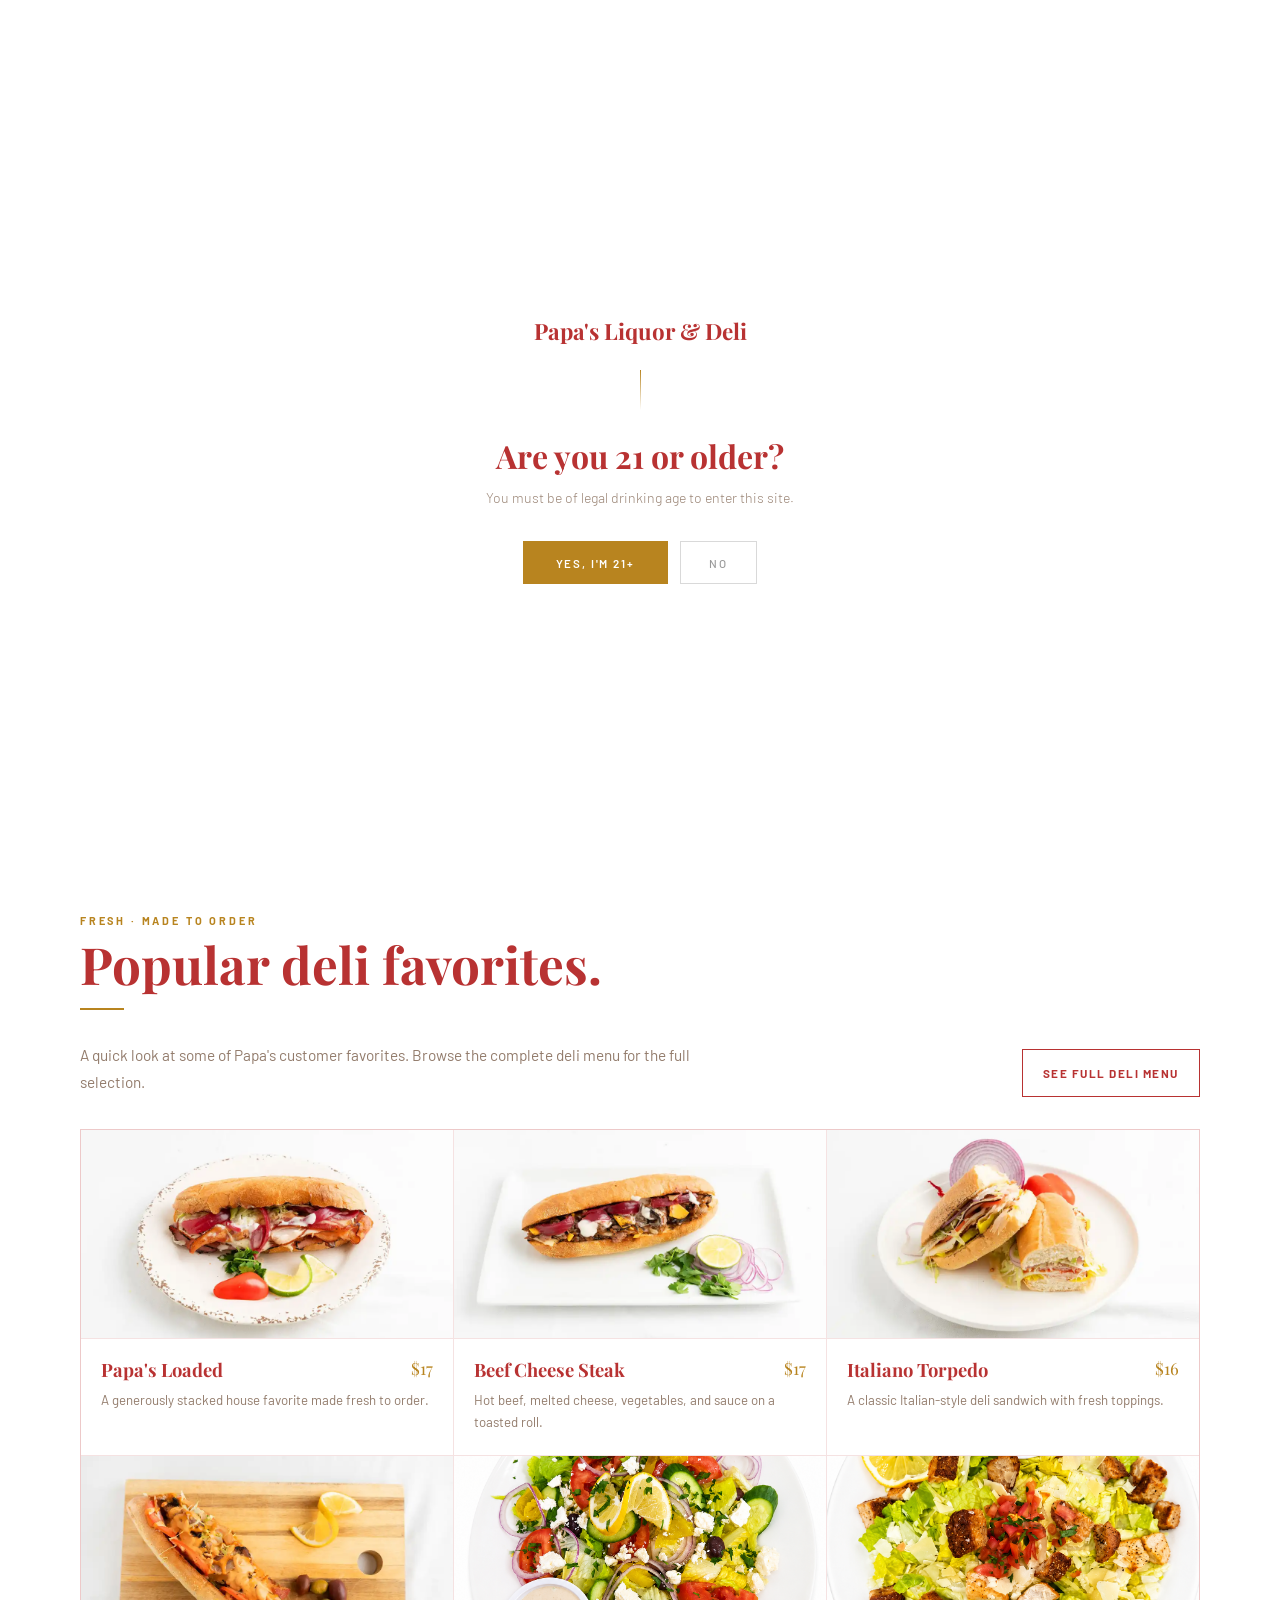
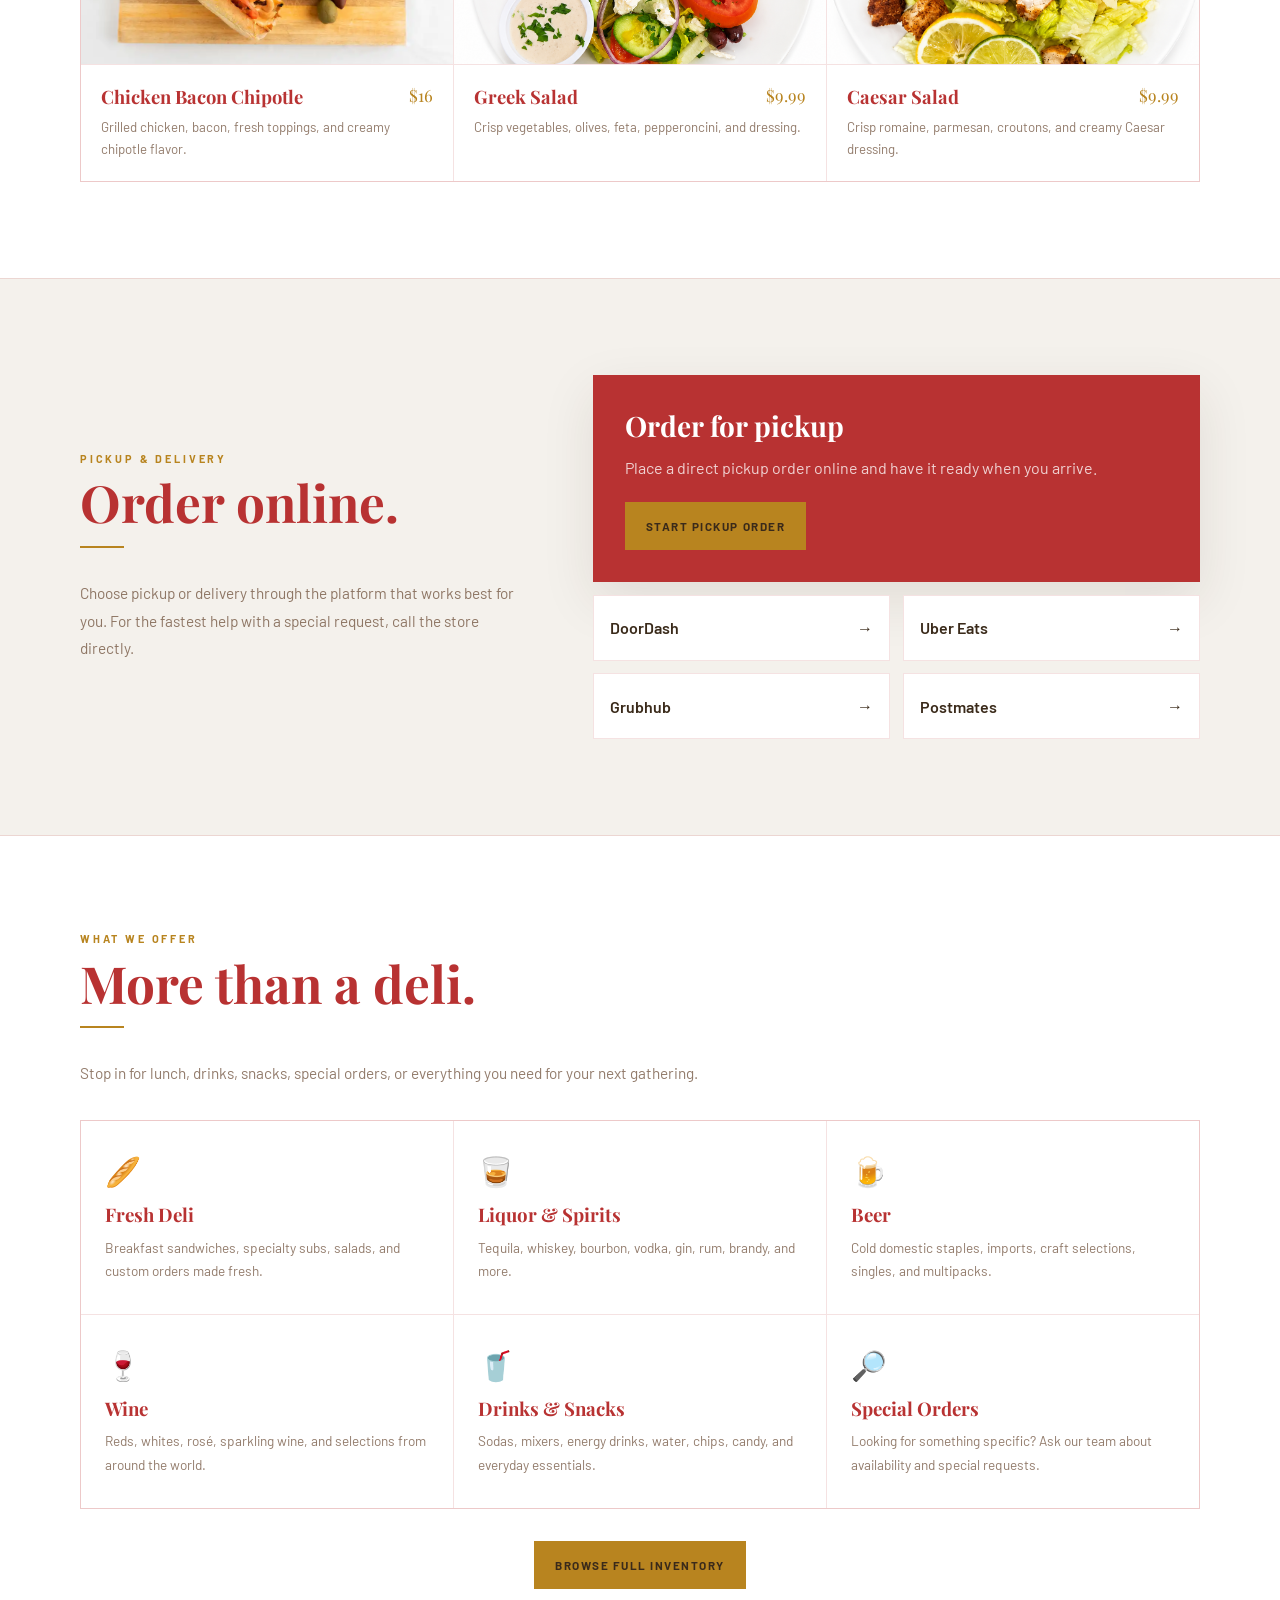
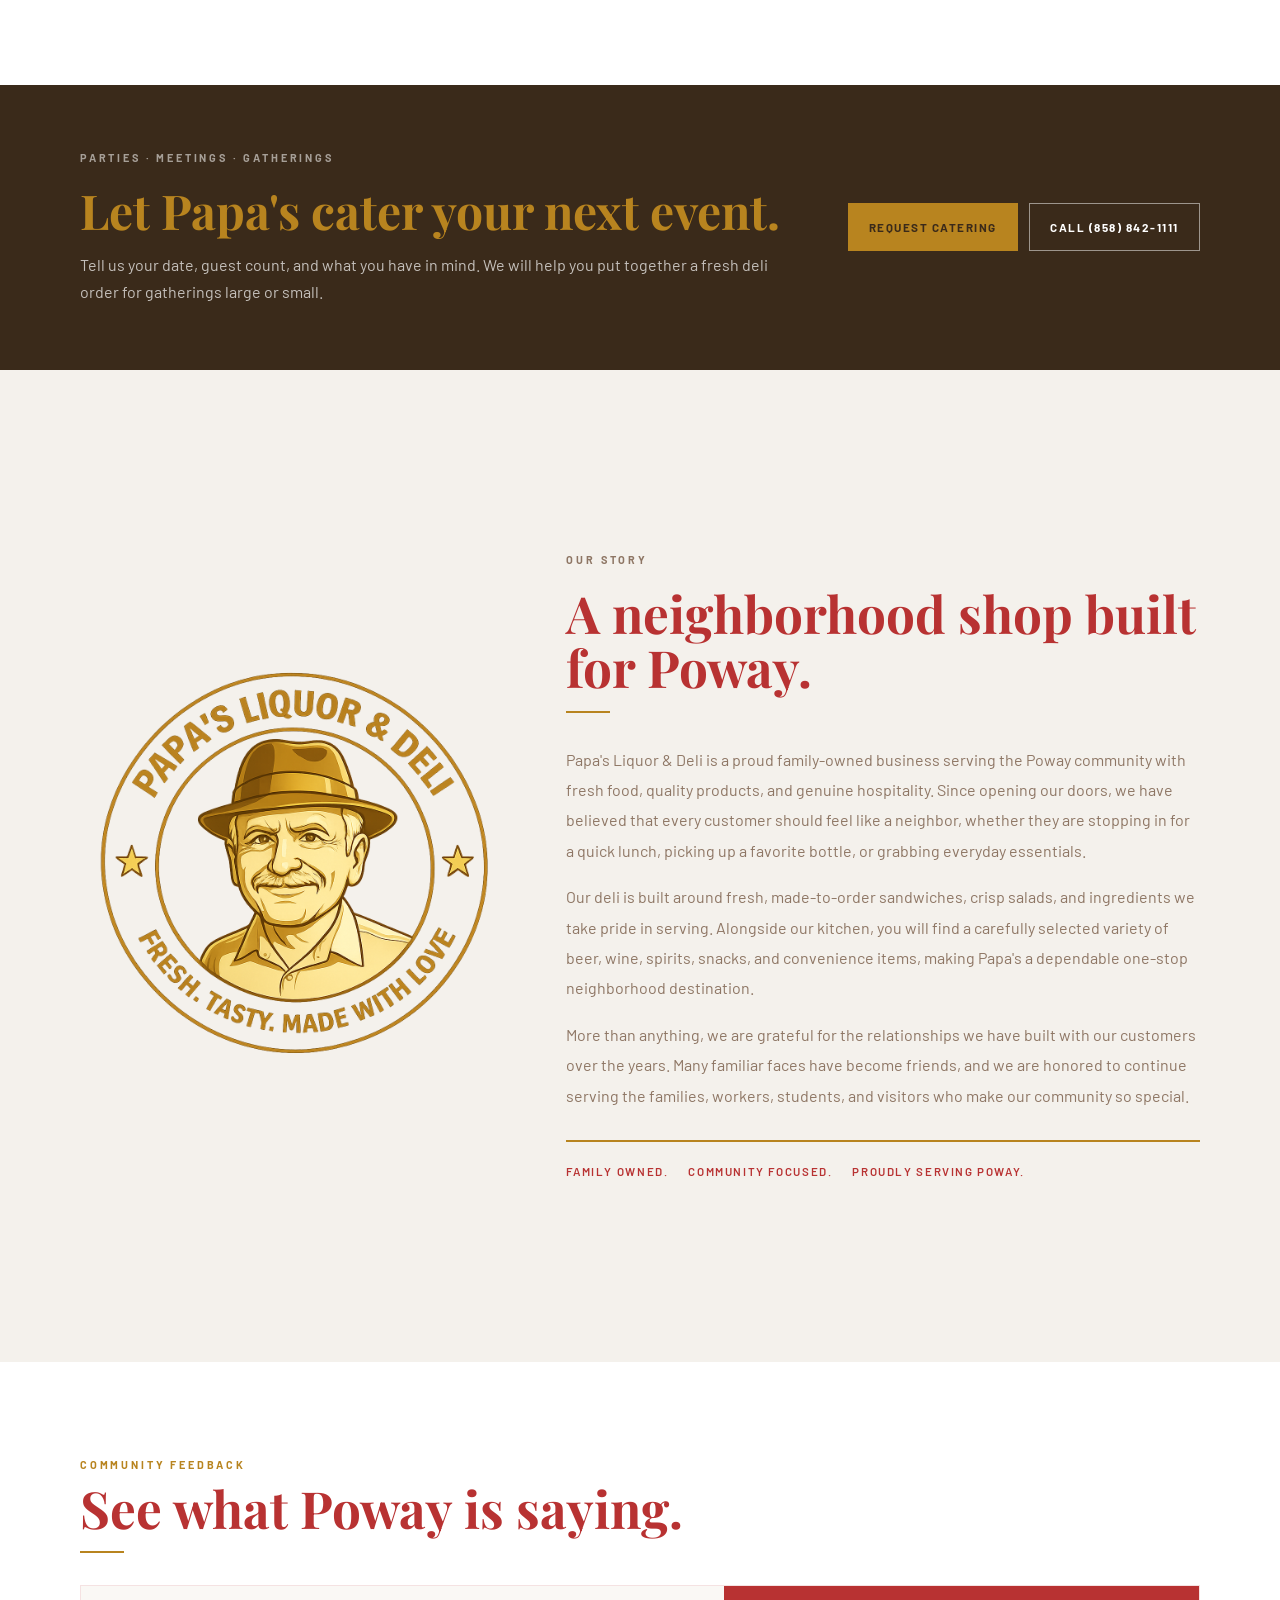
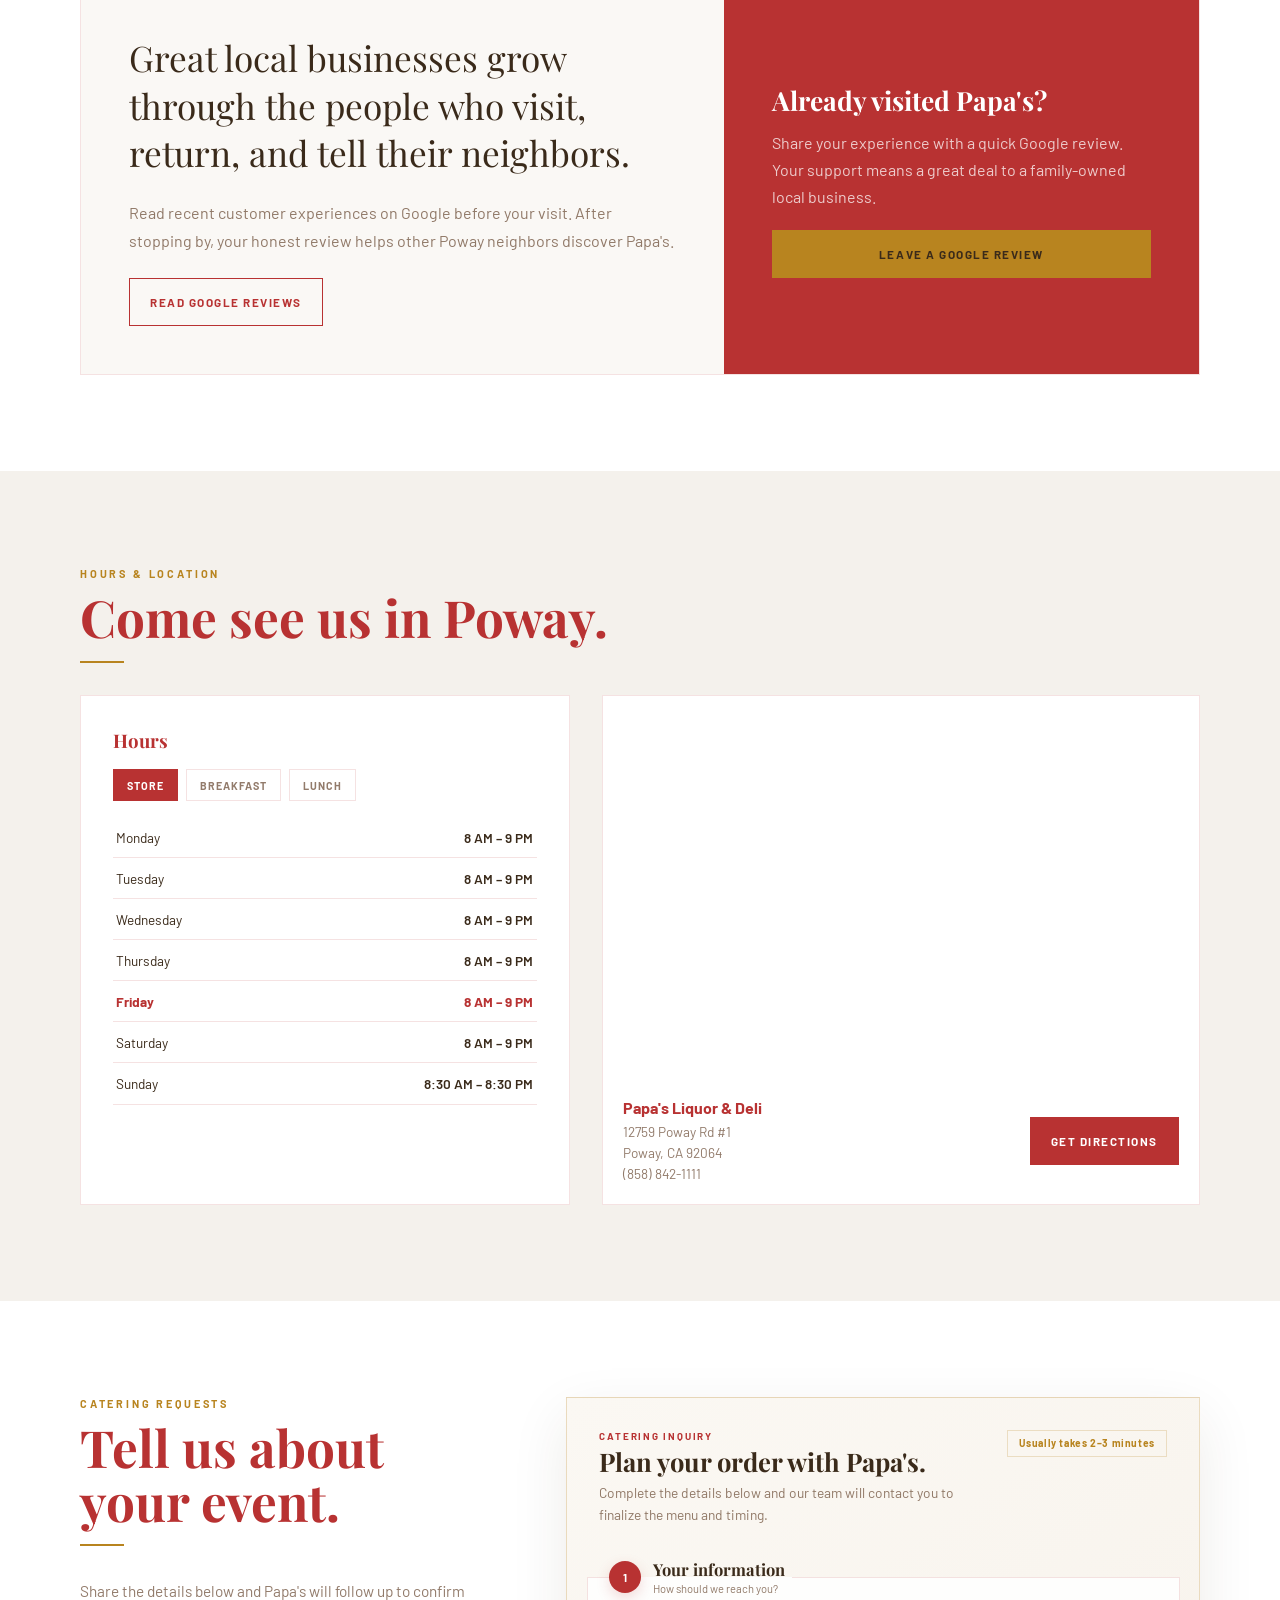
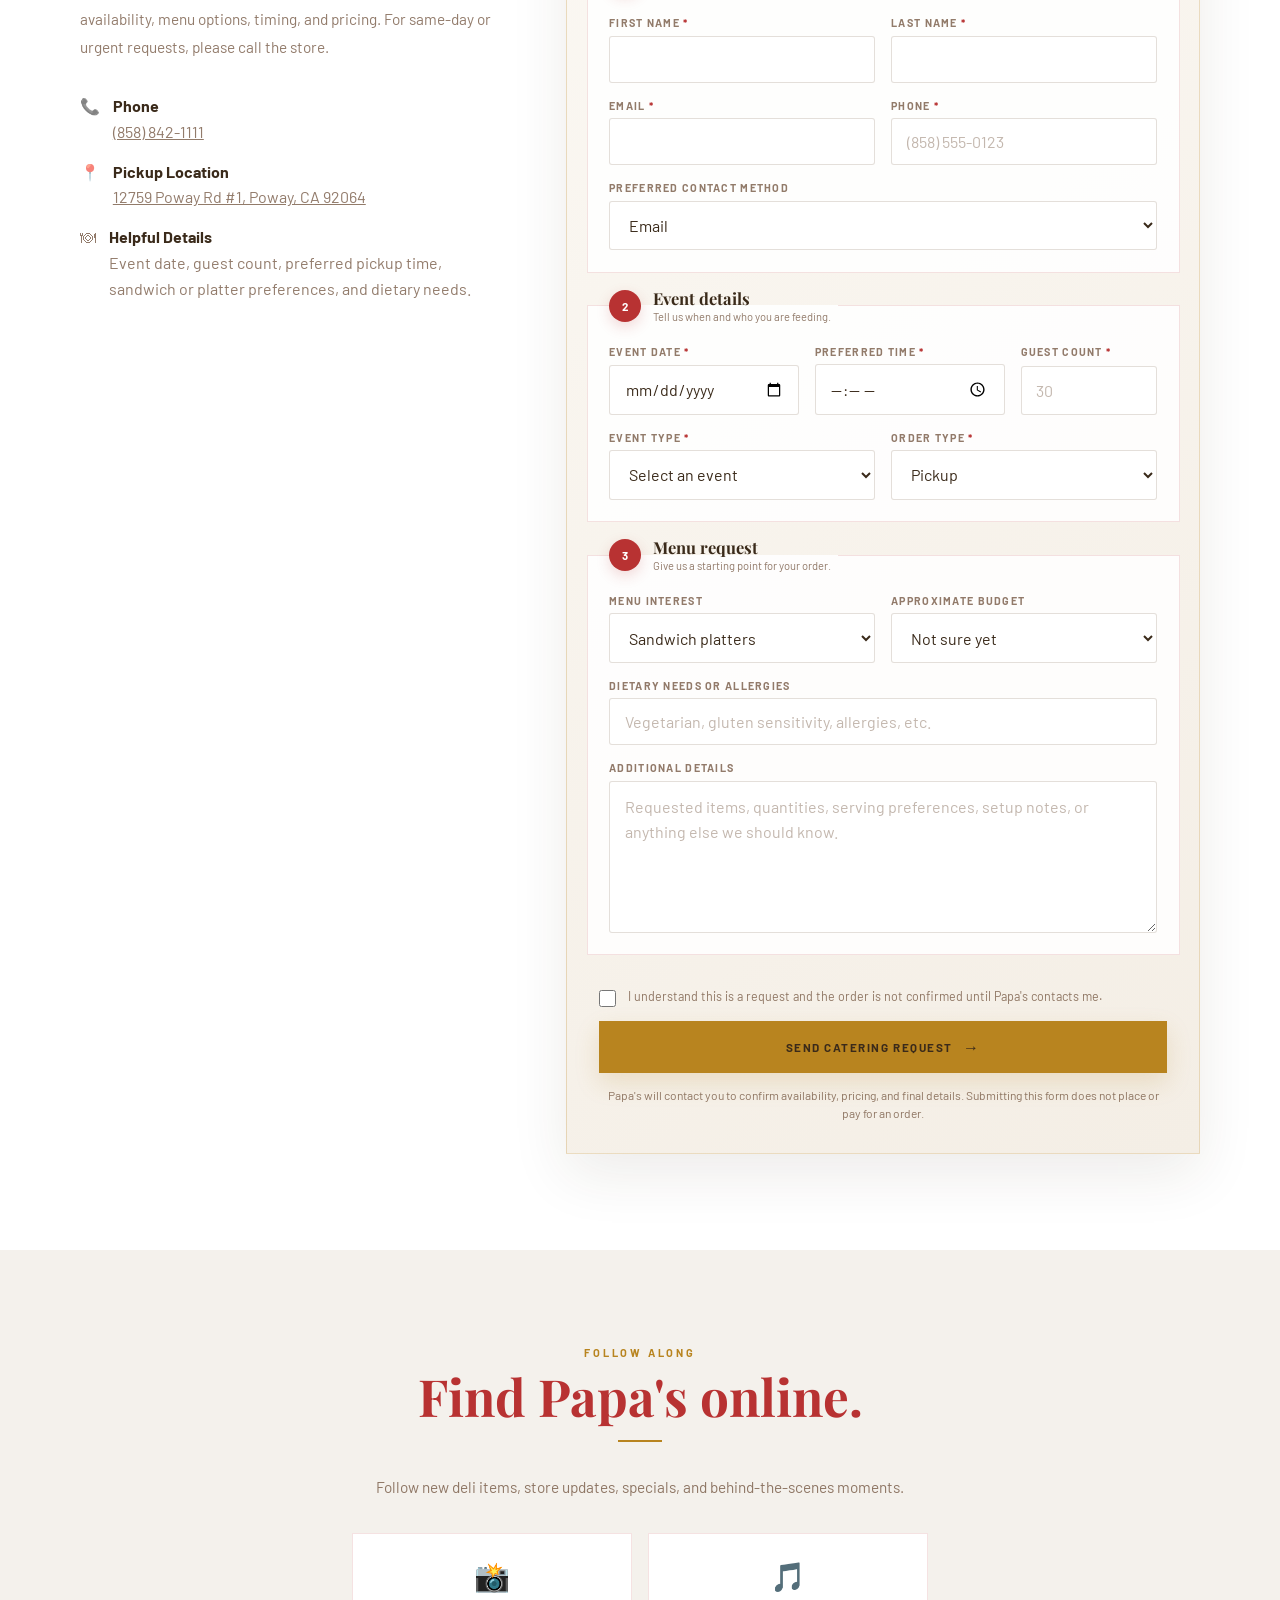
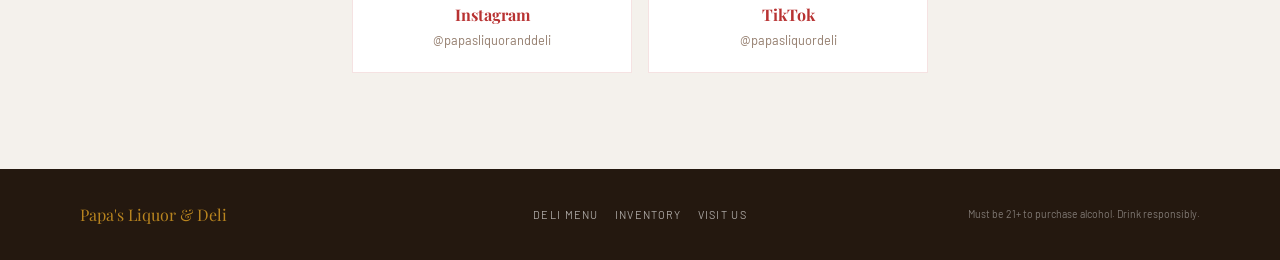
<file: index.html>
<!DOCTYPE html>
<html lang="en">
<head>
  <meta charset="UTF-8">
  <meta name="viewport" content="width=device-width, initial-scale=1.0">
  <meta name="description" content="Papa's Liquor & Deli is a family-owned neighborhood deli and liquor store in Poway, California, serving fresh sandwiches, salads, beer, wine, spirits, snacks, pickup, delivery, and catering.">
  <title>Papa's Liquor & Deli | Poway, CA</title>
  <link rel="icon" href="PapasPhotos/PapasLogo-Gold.png" type="image/png">
  <link rel="preconnect" href="https://fonts.googleapis.com">
  <link rel="preconnect" href="https://fonts.gstatic.com" crossorigin>
  <link href="https://fonts.googleapis.com/css2?family=Playfair+Display:wght@700;900&family=Barlow:wght@300;400;500;600;700&display=swap" rel="stylesheet">
  <link rel="stylesheet" href="css/styles.css?v=20260714-8">
</head>
<body>
  <a class="skip-link" href="#main">Skip to main content</a>

  <nav class="site-nav" aria-label="Main navigation">
    <div class="nav-inner">
      <a class="brand" href="#home" aria-label="Papa's Liquor and Deli home">
        <img src="PapasPhotos/PapasLogo-Gold.png" alt="" width="50" height="50">
        <span class="brand-text">Papa's <span>Liquor & Deli</span></span>
      </a>
      <button class="menu-toggle" type="button" aria-expanded="false" aria-controls="navLinks" aria-label="Open navigation menu">☰</button>
      <ul class="nav-links" id="navLinks">
        <li><a href="#popular">Deli Favorites</a></li>
        <li><a href="deli.html">Full Deli Menu</a></li>
        <li><a href="menu.html">Drinks & Inventory</a></li>
        <li><a href="#catering">Catering</a></li>
        <li><a href="#location">Visit Us</a></li>
        <li><a class="nav-order" href="#order">Order Online</a></li>
      </ul>
    </div>
  </nav>

  <main id="main">
    <!-- 1. FOOD-FOCUSED HERO -->
    <section class="hero" id="home">
      <div class="container hero-grid">
        <div class="hero-content">
          <img class="hero-logo" src="PapasPhotos/PapasLogo-Gold.png" alt="Papa's Liquor and Deli logo" width="104" height="104">
          <p class="eyebrow">Poway, California · Family Owned</p>
          <h1 class="hero-title" aria-label="Papa's Liquor and Deli">
            <span class="hero-red">Papa's</span>
            <span class="hero-gold">Liquor &amp;</span>
            <span class="hero-gold">Deli</span>
          </h1>
          <p class="hero-copy">Fresh sandwiches made to order, premium spirits, craft beer, wine, and everyday essentials, all served with genuine neighborhood hospitality.</p>
          <div class="hero-actions">
            <a class="btn btn-primary" href="#order">Order Food</a>
            <a class="btn btn-gold" href="deli.html">View Deli Menu</a>
            <a class="btn btn-outline" href="tel:+18588421111">Call the Store</a>
          </div>
        </div>
        <div class="hero-visual">
          <img class="hero-photo" src="PapasPhotos/PapasLoaded.jpg.webp" alt="Papa's Loaded deli sandwich" width="1000" height="750">
          <div class="hero-badge" aria-label="Fresh, tasty, made with love">
            <div><strong>Fresh.</strong><span>Tasty · Made with love</span></div>
          </div>
        </div>
      </div>
    </section>

    <!-- 2. OPEN STATUS, HOURS, PHONE, DIRECTIONS -->
    <div class="quick-info" aria-label="Store information">
      <div class="container quick-grid">
        <div class="quick-item">
          <div class="quick-icon">●</div>
          <div><div class="quick-label">Current Status</div><div class="quick-value" id="openStatus"><span class="status-dot"></span>Checking today's hours…</div></div>
        </div>
        <div class="quick-item">
          <div class="quick-icon">🕐</div>
          <div><div class="quick-label">Today's Hours</div><div class="quick-value" id="todayHours">Store hours loading…</div></div>
        </div>
        <div class="quick-item">
          <div class="quick-icon">📞</div>
          <div><div class="quick-label">Call Us</div><div class="quick-value"><a href="tel:+18588421111">(858) 842-1111</a></div></div>
        </div>
        <div class="quick-item">
          <div class="quick-icon">📍</div>
          <div><div class="quick-label">Directions</div><div class="quick-value"><a href="https://maps.google.com/?q=12759+Poway+Rd+%231+Poway+CA+92064" target="_blank" rel="noopener">12759 Poway Rd #1<br>Poway, CA 92064</a></div></div>
        </div>
      </div>
    </div>

    <!-- 3. POPULAR DELI ITEMS -->
    <section id="popular">
      <div class="container">
        <div class="section-head">
          <div>
            <p class="eyebrow">Fresh · Made to Order</p>
            <h2 class="section-title">Popular deli favorites.</h2>
            <div class="rule"></div>
            <p class="section-copy">A quick look at some of Papa's customer favorites. Browse the complete deli menu for the full selection.</p>
          </div>
          <a class="btn btn-outline" href="deli.html">See Full Deli Menu</a>
        </div>
        <div class="popular-grid">
          <article class="food-card">
            <div class="food-card-image"><img src="PapasPhotos/PapasLoaded.jpg.webp" alt="Papa's Loaded sandwich" loading="lazy" width="1000" height="750"></div>
            <div class="food-card-body"><div class="food-card-top"><h3>Papa's Loaded</h3><span class="price">$17</span></div><p>A generously stacked house favorite made fresh to order.</p></div>
          </article>
          <article class="food-card">
            <div class="food-card-image"><img src="PapasPhotos/PapasBeefCheeseSteak.jpg.webp" alt="Papa's beef cheese steak sandwich" loading="lazy" width="1000" height="750"></div>
            <div class="food-card-body"><div class="food-card-top"><h3>Beef Cheese Steak</h3><span class="price">$17</span></div><p>Hot beef, melted cheese, vegetables, and sauce on a toasted roll.</p></div>
          </article>
          <article class="food-card">
            <div class="food-card-image"><img src="PapasPhotos/PapasItalianoTorpedo.jpg.webp" alt="Papa's Italiano Torpedo sandwich" loading="lazy" width="1000" height="750"></div>
            <div class="food-card-body"><div class="food-card-top"><h3>Italiano Torpedo</h3><span class="price">$16</span></div><p>A classic Italian-style deli sandwich with fresh toppings.</p></div>
          </article>
          <article class="food-card">
            <div class="food-card-image"><img src="PapasPhotos/PapasChickenBaconChipotle.jpg.webp" alt="Chicken bacon chipotle sandwich" loading="lazy" width="1000" height="750"></div>
            <div class="food-card-body"><div class="food-card-top"><h3>Chicken Bacon Chipotle</h3><span class="price">$16</span></div><p>Grilled chicken, bacon, fresh toppings, and creamy chipotle flavor.</p></div>
          </article>
          <article class="food-card">
            <div class="food-card-image"><img src="PapasPhotos/PapasGreekSalad.jpg.webp" alt="Papa's Greek salad" loading="lazy" width="1000" height="1000"></div>
            <div class="food-card-body"><div class="food-card-top"><h3>Greek Salad</h3><span class="price">$9.99</span></div><p>Crisp vegetables, olives, feta, pepperoncini, and dressing.</p></div>
          </article>
          <article class="food-card">
            <div class="food-card-image"><img src="PapasPhotos/PapasCeaserSalad.jpg.webp" alt="Papa's Caesar salad with chicken" loading="lazy" width="1000" height="1000"></div>
            <div class="food-card-body"><div class="food-card-top"><h3>Caesar Salad</h3><span class="price">$9.99</span></div><p>Crisp romaine, parmesan, croutons, and creamy Caesar dressing.</p></div>
          </article>
        </div>
      </div>
    </section>

    <!-- 4. ORDER ONLINE -->
    <section id="order">
      <div class="container order-layout">
        <div>
          <p class="eyebrow">Pickup & Delivery</p>
          <h2 class="section-title">Order online.</h2>
          <div class="rule"></div>
          <p class="section-copy">Choose pickup or delivery through the platform that works best for you. For the fastest help with a special request, call the store directly.</p>
        </div>
        <div>
          <div class="primary-order-card">
            <h3>Order for pickup</h3>
            <p>Place a direct pickup order online and have it ready when you arrive.</p>
            <a class="btn btn-gold" href="https://order.online/store/-44143969/?pickup=true" target="_blank" rel="noopener">Start Pickup Order</a>
          </div>
          <div class="order-links" style="margin-top:.8rem;">
            <a class="order-link" href="https://www.doordash.com/store/papa's-liquor-&-deli-poway-44143969/108683146/" target="_blank" rel="noopener"><span>DoorDash</span><span>→</span></a>
            <a class="order-link" href="https://www.ubereats.com/store/papas-liquor-%26-deli-poway/elYa-N34ULOmOhLxpWAcJw" target="_blank" rel="noopener"><span>Uber Eats</span><span>→</span></a>
            <a class="order-link" href="https://www.grubhub.com/restaurant/poway-liquor-and-deli-12759-poway-rd-poway/3157372" target="_blank" rel="noopener"><span>Grubhub</span><span>→</span></a>
            <a class="order-link" href="https://postmates.com/store/papas-liquor-%26-deli-poway/elYa-N34ULOmOhLxpWAcJw" target="_blank" rel="noopener"><span>Postmates</span><span>→</span></a>
          </div>
        </div>
      </div>
    </section>

    <!-- 5. WHAT WE OFFER -->
    <section id="offerings">
      <div class="container">
        <p class="eyebrow">What We Offer</p>
        <h2 class="section-title">More than a deli.</h2>
        <div class="rule"></div>
        <p class="section-copy" style="margin-bottom:2rem;">Stop in for lunch, drinks, snacks, special orders, or everything you need for your next gathering.</p>
        <div class="offer-grid">
          <article class="offer-card"><div class="offer-icon">🥖</div><h3>Fresh Deli</h3><p>Breakfast sandwiches, specialty subs, salads, and custom orders made fresh.</p></article>
          <article class="offer-card"><div class="offer-icon">🥃</div><h3>Liquor & Spirits</h3><p>Tequila, whiskey, bourbon, vodka, gin, rum, brandy, and more.</p></article>
          <article class="offer-card"><div class="offer-icon">🍺</div><h3>Beer</h3><p>Cold domestic staples, imports, craft selections, singles, and multipacks.</p></article>
          <article class="offer-card"><div class="offer-icon">🍷</div><h3>Wine</h3><p>Reds, whites, rosé, sparkling wine, and selections from around the world.</p></article>
          <article class="offer-card"><div class="offer-icon">🥤</div><h3>Drinks & Snacks</h3><p>Sodas, mixers, energy drinks, water, chips, candy, and everyday essentials.</p></article>
          <article class="offer-card"><div class="offer-icon">🔎</div><h3>Special Orders</h3><p>Looking for something specific? Ask our team about availability and special requests.</p></article>
        </div>
        <div style="text-align:center;margin-top:2rem;"><a class="btn btn-gold" href="menu.html">Browse Full Inventory</a></div>
      </div>
    </section>

    <!-- 6. CATERING CALLOUT -->
    <section id="catering">
      <div class="container catering-inner">
        <div>
          <p class="eyebrow" style="color:rgba(255,255,255,.55);">Parties · Meetings · Gatherings</p>
          <h2>Let Papa's cater your next event.</h2>
          <p>Tell us your date, guest count, and what you have in mind. We will help you put together a fresh deli order for gatherings large or small.</p>
        </div>
        <div class="catering-actions">
          <a class="btn btn-gold" href="#contact">Request Catering</a>
          <a class="btn btn-outline" style="color:white;border-color:rgba(255,255,255,.5);" href="tel:+18588421111">Call (858) 842-1111</a>
        </div>
      </div>
    </section>

    <!-- 7. SHORT FAMILY STORY -->
    <section id="about">
      <div class="container story-grid">
        <img class="story-image" src="PapasPhotos/PapasLogo-Gold.png" alt="Papa's Liquor and Deli family business logo" loading="lazy" width="800" height="800">
        <div class="story-text">
          <p class="eyebrow">Our Story</p>
          <h2 class="section-title">A neighborhood shop built for Poway.</h2>
          <div class="rule"></div>
          <p>Papa's Liquor & Deli is a proud family-owned business serving the Poway community with fresh food, quality products, and genuine hospitality. Since opening our doors, we have believed that every customer should feel like a neighbor, whether they are stopping in for a quick lunch, picking up a favorite bottle, or grabbing everyday essentials.</p>
          <p>Our deli is built around fresh, made-to-order sandwiches, crisp salads, and ingredients we take pride in serving. Alongside our kitchen, you will find a carefully selected variety of beer, wine, spirits, snacks, and convenience items, making Papa's a dependable one-stop neighborhood destination.</p>
          <p>More than anything, we are grateful for the relationships we have built with our customers over the years. Many familiar faces have become friends, and we are honored to continue serving the families, workers, students, and visitors who make our community so special.</p>
          <div class="story-signature" aria-label="Papa's values">
            <span>Family Owned.</span>
            <span>Community Focused.</span>
            <span>Proudly Serving Poway.</span>
          </div>
        </div>
      </div>
    </section>

    <!-- 8. REVIEWS -->
    <section id="reviews">
      <div class="container">
        <p class="eyebrow">Community Feedback</p>
        <h2 class="section-title">See what Poway is saying.</h2>
        <div class="rule"></div>
        <div class="review-panel">
          <div class="review-copy">
            <blockquote>Great local businesses grow through the people who visit, return, and tell their neighbors.</blockquote>
            <p>Read recent customer experiences on Google before your visit. After stopping by, your honest review helps other Poway neighbors discover Papa's.</p>
            <a class="btn btn-outline" href="https://www.google.com/maps/place/Papa's+Liquor+%26+Deli/@32.9555106,-117.0567425,17z" target="_blank" rel="noopener">Read Google Reviews</a>
          </div>
          <div class="review-actions">
            <h3>Already visited Papa's?</h3>
            <p>Share your experience with a quick Google review. Your support means a great deal to a family-owned local business.</p>
            <a class="btn btn-gold" href="https://www.google.com/maps/place/Papa's+Liquor+%26+Deli/@32.9555106,-117.0567425,17z" target="_blank" rel="noopener">Leave a Google Review</a>
          </div>
        </div>
      </div>
    </section>

    <!-- 9. LOCATION AND MAP -->
    <section id="location">
      <div class="container">
        <p class="eyebrow">Hours & Location</p>
        <h2 class="section-title">Come see us in Poway.</h2>
        <div class="rule"></div>
        <div class="location-grid">
          <div class="hours-card">
            <h3>Hours</h3>
            <div class="hours-tabs" role="tablist" aria-label="Business hours">
              <button class="hours-tab active" type="button" data-tab="store">Store</button>
              <button class="hours-tab" type="button" data-tab="breakfast">Breakfast</button>
              <button class="hours-tab" type="button" data-tab="lunch">Lunch</button>
            </div>
            <div class="hours-panel active" id="tab-store">
              <table class="hours-table"><tbody>
                <tr><td>Monday</td><td>8 AM – 9 PM</td></tr><tr><td>Tuesday</td><td>8 AM – 9 PM</td></tr><tr><td>Wednesday</td><td>8 AM – 9 PM</td></tr><tr><td>Thursday</td><td>8 AM – 9 PM</td></tr><tr><td>Friday</td><td>8 AM – 9 PM</td></tr><tr><td>Saturday</td><td>8 AM – 9 PM</td></tr><tr><td>Sunday</td><td>8:30 AM – 8:30 PM</td></tr>
              </tbody></table>
            </div>
            <div class="hours-panel" id="tab-breakfast">
              <table class="hours-table"><tbody>
                <tr><td>Monday</td><td>8 AM – 11 AM</td></tr><tr><td>Tuesday</td><td>8 AM – 11 AM</td></tr><tr><td>Wednesday</td><td>8 AM – 11 AM</td></tr><tr><td>Thursday</td><td>8 AM – 11 AM</td></tr><tr><td>Friday</td><td>8 AM – 11 AM</td></tr><tr><td>Saturday</td><td>8 AM – 11 AM</td></tr><tr class="closed"><td>Sunday</td><td>Closed</td></tr>
              </tbody></table>
            </div>
            <div class="hours-panel" id="tab-lunch">
              <table class="hours-table"><tbody>
                <tr><td>Monday</td><td>11 AM – 3 PM</td></tr><tr><td>Tuesday</td><td>11 AM – 3 PM</td></tr><tr><td>Wednesday</td><td>11 AM – 3 PM</td></tr><tr><td>Thursday</td><td>11 AM – 3 PM</td></tr><tr><td>Friday</td><td>11 AM – 3 PM</td></tr><tr><td>Saturday</td><td>11 AM – 3 PM</td></tr><tr class="closed"><td>Sunday</td><td>Closed</td></tr>
              </tbody></table>
            </div>
          </div>
          <div class="map-card">
            <iframe title="Map showing Papa's Liquor and Deli in Poway" src="https://www.google.com/maps/embed?pb=!1m18!1m12!1m3!1d1673.914799917815!2d-117.05525462293721!3d32.955508000952626!2m3!1f0!2f0!3f0!3m2!1i1024!2i768!4f13.1!3m3!1m2!1s0x80dbfbef6f2df0a9%3A0x5500316fe0590f7d!2sPapa&#39;s%20Liquor%20%26%20Deli!5e0!3m2!1sen!2sus!4v1783394492106!5m2!1sen!2sus" loading="lazy" referrerpolicy="strict-origin-when-cross-origin" allowfullscreen></iframe>
            <div class="map-details">
              <div><strong>Papa's Liquor & Deli</strong><p>12759 Poway Rd #1<br>Poway, CA 92064<br>(858) 842-1111</p></div>
              <a class="btn btn-primary" href="https://maps.google.com/?q=12759+Poway+Rd+%231+Poway+CA+92064" target="_blank" rel="noopener">Get Directions</a>
            </div>
          </div>
        </div>
      </div>
    </section>

    <!-- 10. CONTACT -->
    <section id="contact">
      <div class="container contact-grid">
        <div>
          <p class="eyebrow">Catering Requests</p>
          <h2 class="section-title">Tell us about your event.</h2>
          <div class="rule"></div>
          <p class="section-copy">Share the details below and Papa's will follow up to confirm availability, menu options, timing, and pricing. For same-day or urgent requests, please call the store.</p>
          <div class="contact-list">
            <div class="contact-row"><span>📞</span><div><strong>Phone</strong><a href="tel:+18588421111">(858) 842-1111</a></div></div>
            <div class="contact-row"><span>📍</span><div><strong>Pickup Location</strong><a href="https://maps.google.com/?q=12759+Poway+Rd+%231+Poway+CA+92064" target="_blank" rel="noopener">12759 Poway Rd #1, Poway, CA 92064</a></div></div>
            <div class="contact-row"><span>🍽</span><div><strong>Helpful Details</strong>Event date, guest count, preferred pickup time, sandwich or platter preferences, and dietary needs.</div></div>
          </div>
        </div>

        <form class="contact-form catering-form" id="contactForm" action="https://formsubmit.co/papasliquor.niko@gmail.com" method="POST">
          <input type="hidden" name="_subject" value="New Catering Request — Papa's Liquor & Deli">
          <input type="hidden" name="_template" value="table">
          <input type="hidden" name="_captcha" value="false">
          <input type="hidden" name="_autoresponse" value="Thank you for contacting Papa's Liquor & Deli. We received your catering request and will follow up to confirm availability, menu options, timing, and pricing. For urgent or same-day requests, please call (858) 842-1111.">
          <input type="text" name="_honey" class="form-honeypot" tabindex="-1" autocomplete="off" aria-hidden="true">

          <div class="form-intro">
            <div>
              <p class="form-kicker">Catering inquiry</p>
              <h3>Plan your order with Papa's.</h3>
              <p>Complete the details below and our team will contact you to finalize the menu and timing.</p>
            </div>
            <span class="form-time-note">Usually takes 2–3 minutes</span>
          </div>

          <fieldset class="form-step">
            <legend>
              <span class="step-number">1</span>
              <span><strong>Your information</strong><small>How should we reach you?</small></span>
            </legend>
            <div class="form-row">
              <div class="field"><label for="firstName">First name <span aria-hidden="true">*</span></label><input id="firstName" name="First Name" type="text" autocomplete="given-name" required></div>
              <div class="field"><label for="lastName">Last name <span aria-hidden="true">*</span></label><input id="lastName" name="Last Name" type="text" autocomplete="family-name" required></div>
            </div>
            <div class="form-row">
              <div class="field"><label for="email">Email <span aria-hidden="true">*</span></label><input id="email" name="Email" type="email" autocomplete="email" required></div>
              <div class="field"><label for="phone">Phone <span aria-hidden="true">*</span></label><input id="phone" name="Phone" type="tel" autocomplete="tel" placeholder="(858) 555-0123" required></div>
            </div>
            <div class="field">
              <label for="contactPreference">Preferred contact method</label>
              <select id="contactPreference" name="Preferred Contact Method">
                <option>Email</option><option>Phone call</option><option>Text message</option>
              </select>
            </div>
          </fieldset>

          <fieldset class="form-step">
            <legend>
              <span class="step-number">2</span>
              <span><strong>Event details</strong><small>Tell us when and who you are feeding.</small></span>
            </legend>
            <div class="form-row form-row-three">
              <div class="field"><label for="eventDate">Event date <span aria-hidden="true">*</span></label><input id="eventDate" name="Event Date" type="date" required></div>
              <div class="field"><label for="eventTime">Preferred time <span aria-hidden="true">*</span></label><input id="eventTime" name="Preferred Time" type="time" required></div>
              <div class="field"><label for="guestCount">Guest count <span aria-hidden="true">*</span></label><input id="guestCount" name="Guest Count" type="number" min="1" max="1000" inputmode="numeric" placeholder="30" required></div>
            </div>
            <div class="form-row">
              <div class="field"><label for="eventType">Event type <span aria-hidden="true">*</span></label><select id="eventType" name="Event Type" required><option value="" selected disabled>Select an event</option><option>Office lunch or meeting</option><option>Birthday</option><option>Graduation</option><option>Family gathering</option><option>Wedding or shower</option><option>School or team event</option><option>Other</option></select></div>
              <div class="field"><label for="serviceType">Order type <span aria-hidden="true">*</span></label><select id="serviceType" name="Order Type" required><option value="Pickup" selected>Pickup</option><option value="Delivery request">Delivery request</option></select></div>
            </div>
            <div class="field delivery-address" id="deliveryAddressField" hidden><label for="deliveryAddress">Delivery address</label><input id="deliveryAddress" name="Delivery Address" type="text" autocomplete="street-address" placeholder="Street address, city, and ZIP"></div>
          </fieldset>

          <fieldset class="form-step">
            <legend>
              <span class="step-number">3</span>
              <span><strong>Menu request</strong><small>Give us a starting point for your order.</small></span>
            </legend>
            <div class="form-row">
              <div class="field"><label for="menuInterest">Menu interest</label><select id="menuInterest" name="Menu Interest"><option>Sandwich platters</option><option>Individual sandwiches</option><option>Salads</option><option>Mixed deli order</option><option>Not sure — please recommend</option></select></div>
              <div class="field"><label for="budget">Approximate budget</label><select id="budget" name="Approximate Budget"><option value="">Not sure yet</option><option>Under $100</option><option>$100–$249</option><option>$250–$499</option><option>$500–$999</option><option>$1,000+</option></select></div>
            </div>
            <div class="field"><label for="dietaryNeeds">Dietary needs or allergies</label><input id="dietaryNeeds" name="Dietary Needs or Allergies" type="text" placeholder="Vegetarian, gluten sensitivity, allergies, etc."></div>
            <div class="field"><label for="message">Additional details</label><textarea id="message" name="Additional Details" rows="5" placeholder="Requested items, quantities, serving preferences, setup notes, or anything else we should know."></textarea></div>
          </fieldset>

          <div class="form-submit-panel">
            <label class="consent-row"><input type="checkbox" name="Contact Permission" value="Yes" required><span>I understand this is a request and the order is not confirmed until Papa's contacts me.</span></label>
            <button class="btn btn-gold form-submit" type="submit"><span>Send Catering Request</span><span aria-hidden="true">→</span></button>
            <p class="form-note">Papa's will contact you to confirm availability, pricing, and final details. Submitting this form does not place or pay for an order.</p>
          </div>
        </form>
      </div>
    </section>

    <!-- 11. SOCIAL -->
    <section id="social">
      <div class="container">
        <p class="eyebrow">Follow Along</p>
        <h2 class="section-title">Find Papa's online.</h2>
        <div class="rule" style="margin-inline:auto;"></div>
        <p class="section-copy" style="margin-inline:auto;">Follow new deli items, store updates, specials, and behind-the-scenes moments.</p>
        <div class="social-links">
          <a class="social-card" href="https://www.instagram.com/papasliquoranddeli" target="_blank" rel="noopener"><div class="icon">📸</div><strong>Instagram</strong><span>@papasliquoranddeli</span></a>
          <a class="social-card" href="https://www.tiktok.com/@papasliquordeli" target="_blank" rel="noopener"><div class="icon">🎵</div><strong>TikTok</strong><span>@papasliquordeli</span></a>
        </div>
      </div>
    </section>
  </main>

  <!-- 12. FOOTER -->
  <footer>
    <div class="footer-inner">
      <div class="footer-brand">Papa's Liquor & Deli</div>
      <div class="footer-links"><a href="deli.html">Deli Menu</a><a href="menu.html">Inventory</a><a href="#location">Visit Us</a></div>
      <div class="footer-legal">Must be 21+ to purchase alcohol. Drink responsibly.</div>
    </div>
  </footer>

  <div class="mobile-bar" aria-label="Quick actions">
    <a href="tel:+18588421111">📞<br>Call</a>
    <a href="https://maps.google.com/?q=12759+Poway+Rd+%231+Poway+CA+92064" target="_blank" rel="noopener">📍<br>Directions</a>
    <a href="#order">🛍<br>Order</a>
  </div>
  <script>
    (function () {
      function initMobileNavigation() {
        const nav = document.querySelector('.site-nav');
        const toggle = document.querySelector('.menu-toggle');
        const links = document.getElementById('navLinks');
        if (!nav || !toggle || !links || toggle.dataset.ready === 'true') return;

        toggle.dataset.ready = 'true';

        function setOpen(open) {
          nav.classList.toggle('nav-open', open);
          links.classList.toggle('open', open);
          toggle.setAttribute('aria-expanded', open ? 'true' : 'false');
          toggle.setAttribute('aria-label', open ? 'Close navigation menu' : 'Open navigation menu');
          toggle.innerHTML = open ? '&#10005;' : '&#9776;';
          document.body.classList.toggle('menu-open', open);
        }

        toggle.addEventListener('click', function (event) {
          event.preventDefault();
          event.stopPropagation();
          setOpen(toggle.getAttribute('aria-expanded') !== 'true');
        }, { passive: false });

        toggle.addEventListener('touchend', function (event) {
          event.preventDefault();
          event.stopPropagation();
          setOpen(toggle.getAttribute('aria-expanded') !== 'true');
        }, { passive: false });

        links.addEventListener('click', function (event) {
          if (event.target.closest('a')) setOpen(false);
        });

        document.addEventListener('click', function (event) {
          if (toggle.getAttribute('aria-expanded') === 'true' && !nav.contains(event.target)) {
            setOpen(false);
          }
        });

        window.addEventListener('resize', function () {
          if (window.innerWidth > 900) setOpen(false);
        });
      }

      if (document.readyState === 'loading') {
        document.addEventListener('DOMContentLoaded', initMobileNavigation);
      } else {
        initMobileNavigation();
      }
    })();
  </script>
  <script>
    (function () {
      const STORE_TIME_ZONE = 'America/Los_Angeles';
      const DAY_NAMES = ['Sunday', 'Monday', 'Tuesday', 'Wednesday', 'Thursday', 'Friday', 'Saturday'];
      const STORE_HOURS = {
        0: { open: 8.5, close: 20.5, label: '8:30 AM – 8:30 PM' },
        1: { open: 8, close: 21, label: '8:00 AM – 9:00 PM' },
        2: { open: 8, close: 21, label: '8:00 AM – 9:00 PM' },
        3: { open: 8, close: 21, label: '8:00 AM – 9:00 PM' },
        4: { open: 8, close: 21, label: '8:00 AM – 9:00 PM' },
        5: { open: 8, close: 21, label: '8:00 AM – 9:00 PM' },
        6: { open: 8, close: 21, label: '8:00 AM – 9:00 PM' }
      };

      function storeNow() {
        const parts = new Intl.DateTimeFormat('en-US', {
          timeZone: STORE_TIME_ZONE,
          weekday: 'long',
          hour: 'numeric',
          minute: 'numeric',
          hour12: false
        }).formatToParts(new Date());

        const values = {};
        parts.forEach(function (part) { values[part.type] = part.value; });
        let hour = Number(values.hour);
        if (hour === 24) hour = 0;
        return {
          day: DAY_NAMES.indexOf(values.weekday),
          hour: hour,
          minute: Number(values.minute)
        };
      }

      function formatHour(decimalHour) {
        const totalMinutes = Math.round(decimalHour * 60);
        const hour24 = Math.floor(totalMinutes / 60) % 24;
        const minute = totalMinutes % 60;
        const suffix = hour24 >= 12 ? 'PM' : 'AM';
        const hour12 = hour24 % 12 || 12;
        return hour12 + (minute ? ':' + String(minute).padStart(2, '0') : ':00') + ' ' + suffix;
      }

      function nextOpening(day, currentTime) {
        const today = STORE_HOURS[day];
        if (currentTime < today.open) {
          return 'Opens today at ' + formatHour(today.open);
        }
        for (let offset = 1; offset <= 7; offset += 1) {
          const nextDay = (day + offset) % 7;
          const hours = STORE_HOURS[nextDay];
          if (hours) {
            const label = offset === 1 ? 'tomorrow' : DAY_NAMES[nextDay];
            return 'Opens ' + label + ' at ' + formatHour(hours.open);
          }
        }
        return '';
      }

      function updateStoreStatus() {
        const statusEl = document.getElementById('openStatus');
        const hoursEl = document.getElementById('todayHours');
        if (!statusEl || !hoursEl) return;

        const now = storeNow();
        const currentTime = now.hour + now.minute / 60;
        const hours = STORE_HOURS[now.day];
        const isOpen = currentTime >= hours.open && currentTime < hours.close;

        if (isOpen) {
          statusEl.innerHTML = '<span class="status-dot open" aria-hidden="true"></span><span><strong>Open Now</strong><small>Open until ' + formatHour(hours.close) + '</small></span>';
        } else {
          statusEl.innerHTML = '<span class="status-dot closed" aria-hidden="true"></span><span><strong>Closed Now</strong><small>' + nextOpening(now.day, currentTime) + '</small></span>';
        }
        hoursEl.innerHTML = '<strong>' + DAY_NAMES[now.day] + '</strong><small>' + hours.label + '</small>';

        document.querySelectorAll('.hours-table tr').forEach(function (row) {
          row.classList.remove('today');
          const firstCell = row.querySelector('td');
          if (firstCell && firstCell.textContent.trim() === DAY_NAMES[now.day]) row.classList.add('today');
        });
      }

      if (document.readyState === 'loading') {
        document.addEventListener('DOMContentLoaded', updateStoreStatus);
      } else {
        updateStoreStatus();
      }
      window.setInterval(updateStoreStatus, 60000);
    })();
  </script>
  <script src="js/main.js?v=20260714-9" defer></script>
  <script src="js/agegate.js?v=20260714-9" defer></script>
</body>
</html>
</file>
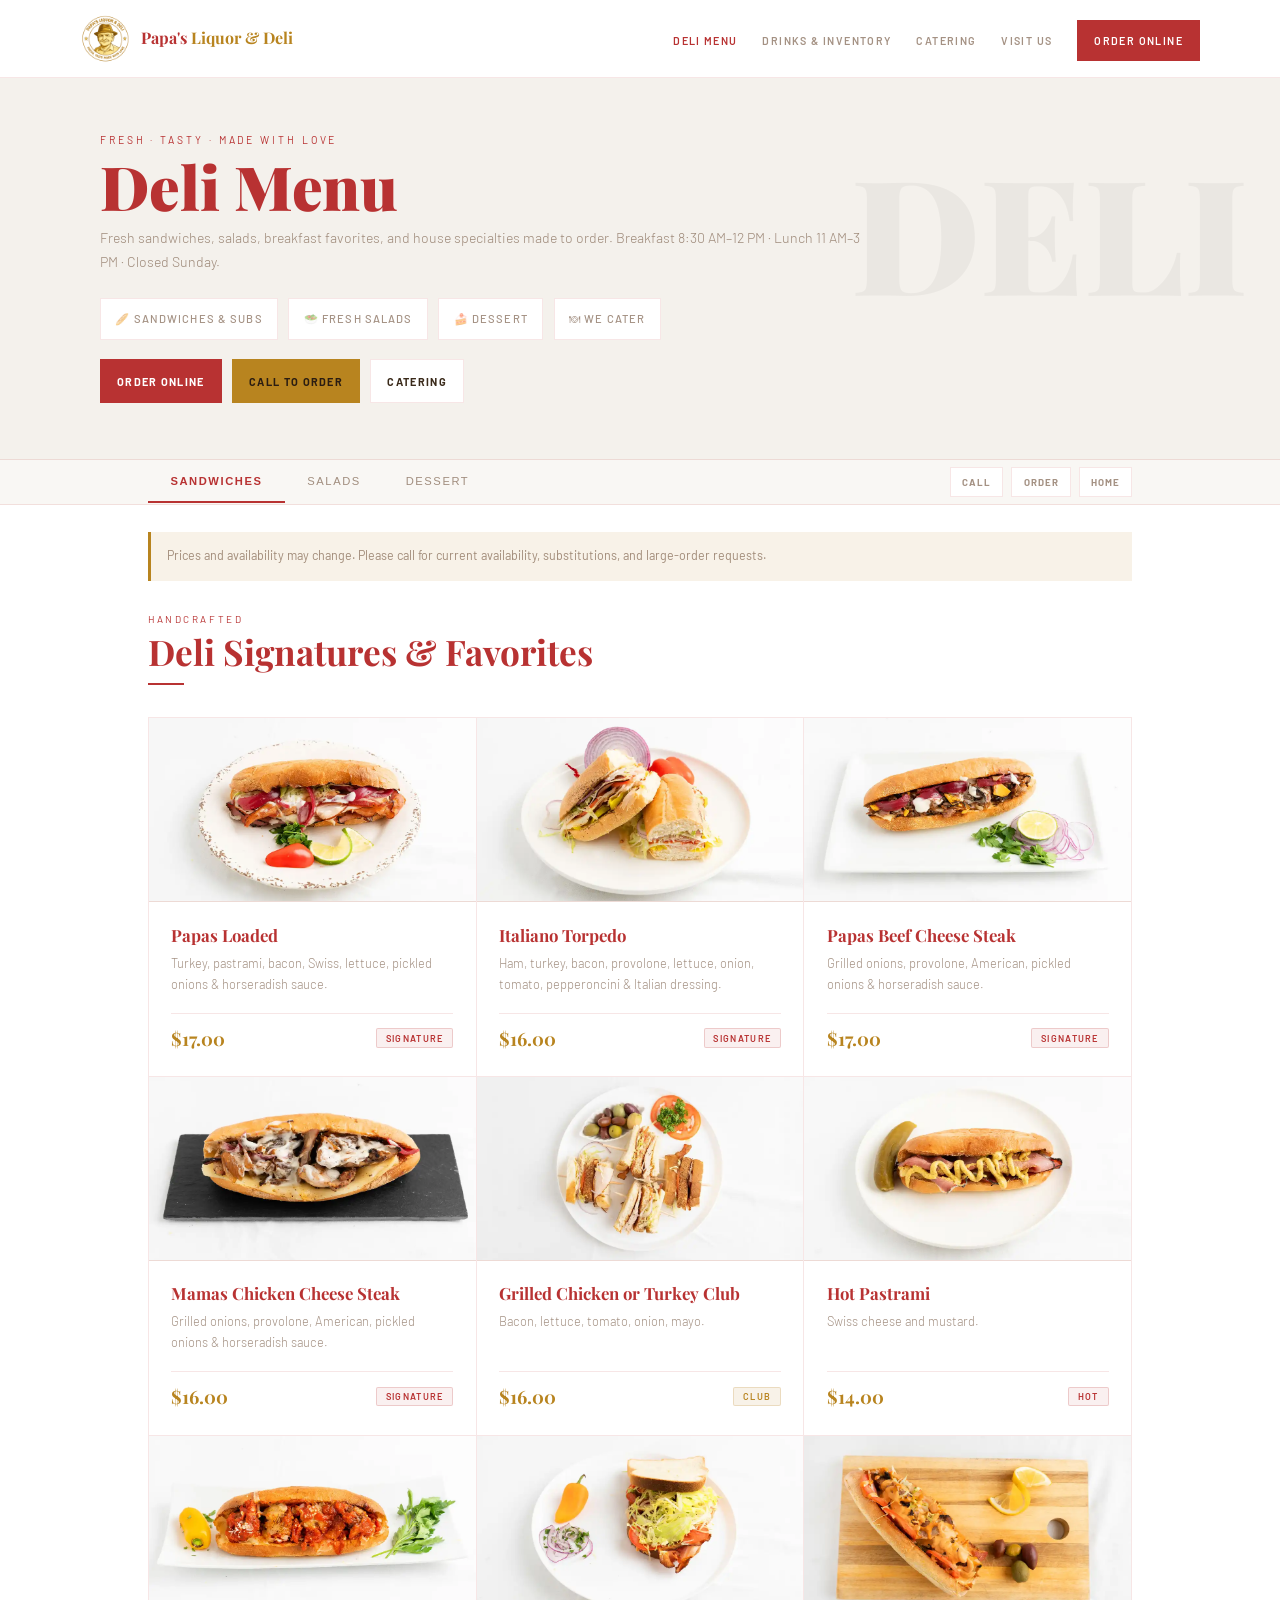
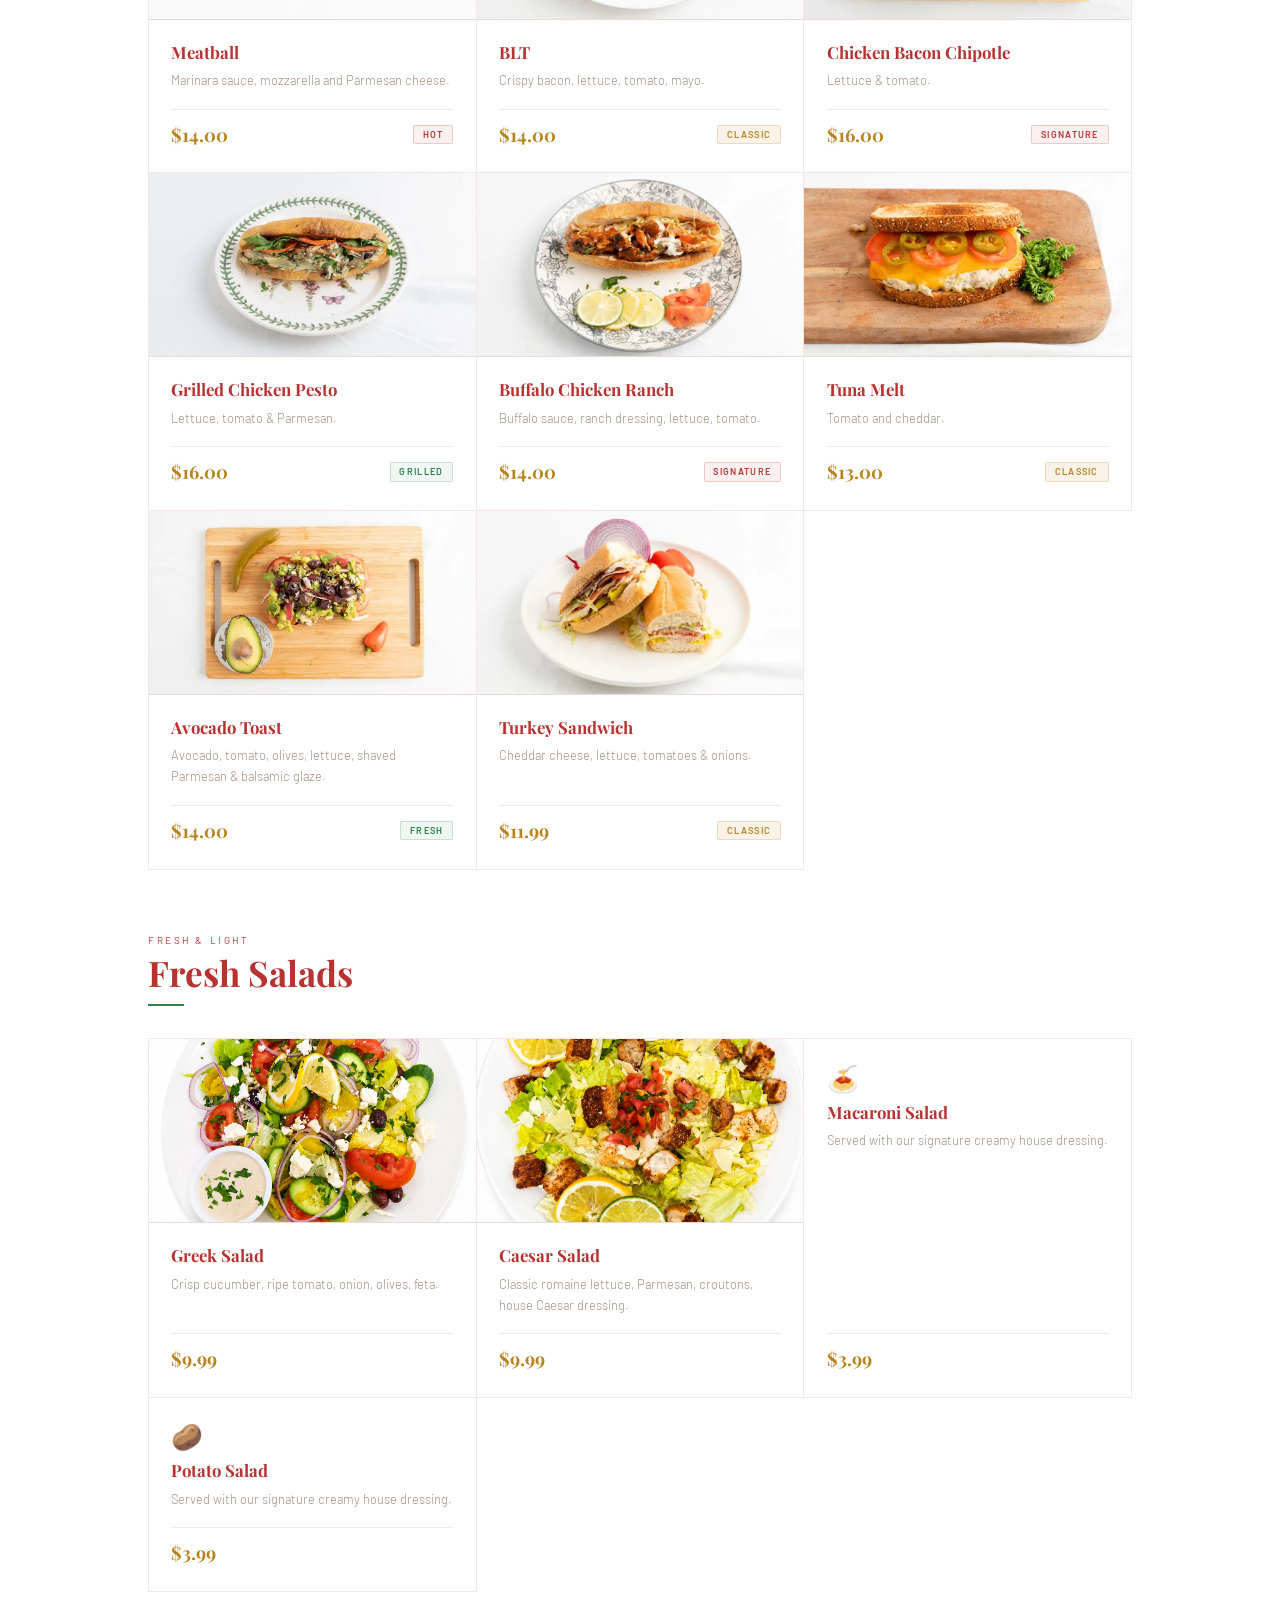
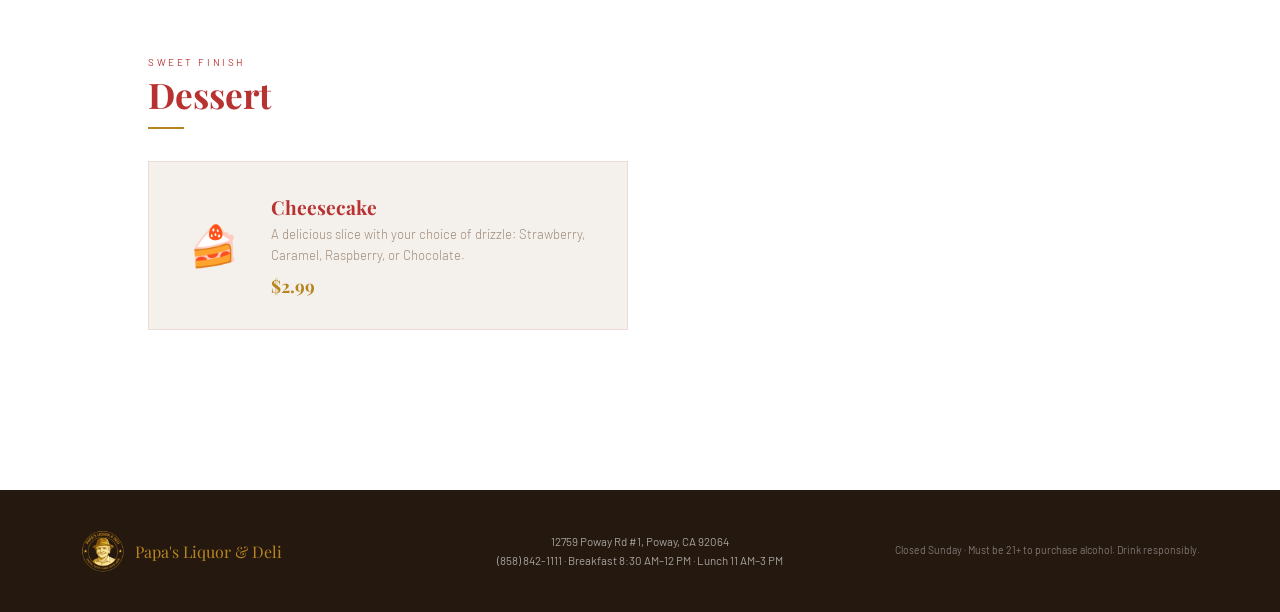
<file: deli.html>
<!DOCTYPE html>

<html lang="en">
<head>
<meta charset="utf-8"/>
<meta content="width=device-width, initial-scale=1.0" name="viewport"/>
<title>Deli Menu — Papa's Liquor &amp; Deli</title>
<link href="https://fonts.googleapis.com/css2?family=Playfair+Display:ital,wght@0,700;0,900;1,400&amp;family=Barlow:wght@300;400;500;600&amp;display=swap" rel="stylesheet"/>

<link href="css/deli.css?v=20260714-navfix-1" rel="stylesheet"/><meta content="Browse Papa's Liquor &amp; Deli's made-to-order sandwiches, salads and deli favorites in Poway, California." name="description"/></head>
<body>
<!-- NAV -->
<nav aria-label="Main navigation" class="site-nav">
<div class="nav-inner">
<a aria-label="Papa's Liquor and Deli home" class="brand" href="index.html">
<img alt="" height="50" src="PapasPhotos/PapasLogo-Gold.png" width="50"/>
<span class="brand-text">Papa's <span>Liquor &amp; Deli</span></span>
</a>
<button aria-controls="navLinks" aria-expanded="false" aria-label="Open navigation menu" class="menu-toggle" type="button" onclick="toggleMobileNav()">☰</button>
<ul class="nav-links" id="navLinks">
<li><a aria-current="page" href="deli.html">Deli Menu</a></li>
<li><a href="menu.html">Drinks &amp; Inventory</a></li>
<li><a href="index.html#catering">Catering</a></li>
<li><a href="index.html#location">Visit Us</a></li>
<li><a class="nav-order" href="index.html#order">Order Online</a></li>
</ul>
</div>
</nav>
<!-- PAGE HEADER -->
<div class="page-header">
<div class="page-header-inner">
<p class="page-tag">Fresh · Tasty · Made With Love</p>
<h1 class="page-title">Deli Menu</h1>
<p class="page-sub">Fresh sandwiches, salads, breakfast favorites, and house specialties made to order. Breakfast 8:30 AM–12 PM · Lunch 11 AM–3 PM · Closed Sunday.</p>
<div class="header-meta">
<button class="meta-pill" data-jump="signatures">🥖 Sandwiches &amp; Subs</button>
<button class="meta-pill" data-jump="salads">🥗 Fresh Salads</button>
<button class="meta-pill" data-jump="dessert">🍰 Dessert</button>
<a class="meta-pill" href="index.html#contact">🍽 We Cater</a>
</div>
<div aria-label="Menu actions" class="menu-actions">
<a class="menu-action primary" href="index.html#order">Order Online</a>
<a class="menu-action gold" href="tel:+18588421111">Call to Order</a>
<a class="menu-action" href="index.html#catering">Catering</a>
</div></div>
</div>
<!-- SECTION NAV -->
<div class="section-nav">
<div class="section-nav-inner"><div class="section-tabs">
<button class="snav-btn active" data-section="signatures" type="button">Sandwiches</button>
<button class="snav-btn" data-section="salads" type="button">Salads</button>
<button class="snav-btn" data-section="dessert" type="button">Dessert</button>
</div>
<div aria-label="Quick actions" class="section-quick">
<a href="tel:+18588421111">Call</a>
<a href="index.html#order">Order</a>
<a href="index.html">Home</a>
</div></div>
</div>
<!-- CONTENT -->
<div class="content"><div class="menu-notice">Prices and availability may change. Please call for current availability, substitutions, and large-order requests.</div>
<!-- DELI SIGNATURES -->
<div class="menu-section" id="signatures">
<div class="menu-section-header">
<p class="section-label">Handcrafted</p>
<h2 class="section-title">Deli Signatures &amp; Favorites</h2>
<div class="section-rule"></div>
</div>
<div class="sandwich-grid">
<div class="sandwich-card">
<div class="sandwich-img">
<img alt="Papas Loaded" decoding="async" loading="lazy" src="PapasPhotos/PapasLoaded.jpg.webp"/>
</div>
<div class="sandwich-body">
<div class="sandwich-name">Papas Loaded</div>
<div class="sandwich-ingredients">Turkey, pastrami, bacon, Swiss, lettuce, pickled onions &amp; horseradish sauce.</div>
<div class="sandwich-footer">
<div class="sandwich-price">$17.00</div>
<span class="sandwich-badge">Signature</span>
</div>
</div>
</div>
<div class="sandwich-card">
<div class="sandwich-img">
<img alt="Italiano Torpedo" decoding="async" loading="lazy" src="PapasPhotos/PapasItalianoTorpedo.jpg.webp"/>
</div>
<div class="sandwich-body">
<div class="sandwich-name">Italiano Torpedo</div>
<div class="sandwich-ingredients">Ham, turkey, bacon, provolone, lettuce, onion, tomato, pepperoncini &amp; Italian dressing.</div>
<div class="sandwich-footer">
<div class="sandwich-price">$16.00</div>
<span class="sandwich-badge">Signature</span>
</div>
</div>
</div>
<div class="sandwich-card">
<div class="sandwich-img">
<img alt="Papas Beef Cheese Steak" decoding="async" loading="lazy" src="PapasPhotos/PapasBeefCheeseSteak.jpg.webp"/>
</div>
<div class="sandwich-body">
<div class="sandwich-name">Papas Beef Cheese Steak</div>
<div class="sandwich-ingredients">Grilled onions, provolone, American, pickled onions &amp; horseradish sauce.</div>
<div class="sandwich-footer">
<div class="sandwich-price">$17.00</div>
<span class="sandwich-badge">Signature</span>
</div>
</div>
</div>
<div class="sandwich-card">
<div class="sandwich-img">
<img alt="Mamas Chicken Cheese Steak" decoding="async" loading="lazy" src="PapasPhotos/PapasMamasChickenCheeseSteak.jpg.webp"/>
</div>
<div class="sandwich-body">
<div class="sandwich-name">Mamas Chicken Cheese Steak</div>
<div class="sandwich-ingredients">Grilled onions, provolone, American, pickled onions &amp; horseradish sauce.</div>
<div class="sandwich-footer">
<div class="sandwich-price">$16.00</div>
<span class="sandwich-badge">Signature</span>
</div>
</div>
</div>
<div class="sandwich-card">
<div class="sandwich-img">
<img alt="Grilled Chicken or Turkey Club" decoding="async" loading="lazy" src="PapasPhotos/PapasGrilledChickenOrTurkeyClub.jpg.webp"/>
</div>
<div class="sandwich-body">
<div class="sandwich-name">Grilled Chicken or Turkey Club</div>
<div class="sandwich-ingredients">Bacon, lettuce, tomato, onion, mayo.</div>
<div class="sandwich-footer">
<div class="sandwich-price">$16.00</div>
<span class="sandwich-badge gold">Club</span>
</div>
</div>
</div>
<div class="sandwich-card">
<div class="sandwich-img">
<img alt="Hot Pastrami" decoding="async" loading="lazy" src="PapasPhotos/PapasHotPastrami.jpg.webp"/>
</div>
<div class="sandwich-body">
<div class="sandwich-name">Hot Pastrami</div>
<div class="sandwich-ingredients">Swiss cheese and mustard.</div>
<div class="sandwich-footer">
<div class="sandwich-price">$14.00</div>
<span class="sandwich-badge">Hot</span>
</div>
</div>
</div>
<div class="sandwich-card">
<div class="sandwich-img">
<img alt="Meatball" decoding="async" loading="lazy" src="PapasPhotos/PapasMeatball.jpg.webp"/>
</div>
<div class="sandwich-body">
<div class="sandwich-name">Meatball</div>
<div class="sandwich-ingredients">Marinara sauce, mozzarella and Parmesan cheese.</div>
<div class="sandwich-footer">
<div class="sandwich-price">$14.00</div>
<span class="sandwich-badge">Hot</span>
</div>
</div>
</div>
<div class="sandwich-card">
<div class="sandwich-img">
<img alt="BLT" decoding="async" loading="lazy" src="PapasPhotos/PapasBLT.jpg.webp"/>
</div>
<div class="sandwich-body">
<div class="sandwich-name">BLT</div>
<div class="sandwich-ingredients">Crispy bacon, lettuce, tomato, mayo.</div>
<div class="sandwich-footer">
<div class="sandwich-price">$14.00</div>
<span class="sandwich-badge gold">Classic</span>
</div>
</div>
</div>
<div class="sandwich-card">
<div class="sandwich-img">
<img alt="Chicken Bacon Chipotle" decoding="async" loading="lazy" src="PapasPhotos/PapasChickenBaconChipotle.jpg.webp"/>
</div>
<div class="sandwich-body">
<div class="sandwich-name">Chicken Bacon Chipotle</div>
<div class="sandwich-ingredients">Lettuce &amp; tomato.</div>
<div class="sandwich-footer">
<div class="sandwich-price">$16.00</div>
<span class="sandwich-badge">Signature</span>
</div>
</div>
</div>
<div class="sandwich-card">
<div class="sandwich-img">
<img alt="Grilled Chicken Pesto" decoding="async" loading="lazy" src="PapasPhotos/PapasGrilledChickenPesto.jpg.webp"/>
</div>
<div class="sandwich-body">
<div class="sandwich-name">Grilled Chicken Pesto</div>
<div class="sandwich-ingredients">Lettuce, tomato &amp; Parmesan.</div>
<div class="sandwich-footer">
<div class="sandwich-price">$16.00</div>
<span class="sandwich-badge green">Grilled</span>
</div>
</div>
</div>
<div class="sandwich-card">
<div class="sandwich-img">
<img alt="Buffalo Chicken Ranch" decoding="async" loading="lazy" src="PapasPhotos/PapasBuffaloChickenRanch.jpg.webp"/>
</div>
<div class="sandwich-body">
<div class="sandwich-name">Buffalo Chicken Ranch</div>
<div class="sandwich-ingredients">Buffalo sauce, ranch dressing, lettuce, tomato.</div>
<div class="sandwich-footer">
<div class="sandwich-price">$14.00</div>
<span class="sandwich-badge">Signature</span>
</div>
</div>
</div>
<div class="sandwich-card">
<div class="sandwich-img">
<img alt="Tuna Melt" decoding="async" loading="lazy" src="PapasPhotos/PapasTunaMelt.jpg.webp"/>
</div>
<div class="sandwich-body">
<div class="sandwich-name">Tuna Melt</div>
<div class="sandwich-ingredients">Tomato and cheddar.</div>
<div class="sandwich-footer">
<div class="sandwich-price">$13.00</div>
<span class="sandwich-badge gold">Classic</span>
</div>
</div>
</div>
<div class="sandwich-card">
<div class="sandwich-img">
<img alt="Avocado Toast" decoding="async" loading="lazy" src="PapasPhotos/PapasAvocadoToast.jpg.webp"/>
</div>
<div class="sandwich-body">
<div class="sandwich-name">Avocado Toast</div>
<div class="sandwich-ingredients">Avocado, tomato, olives, lettuce, shaved Parmesan &amp; balsamic glaze.</div>
<div class="sandwich-footer">
<div class="sandwich-price">$14.00</div>
<span class="sandwich-badge green">Fresh</span>
</div>
</div>
</div>
<div class="sandwich-card">
<div class="sandwich-img">
<img alt="Turkey Sandwich" decoding="async" loading="lazy" src="PapasPhotos/PapasTurkeySandwich.jpg.webp"/>
</div>
<div class="sandwich-body">
<div class="sandwich-name">Turkey Sandwich</div>
<div class="sandwich-ingredients">Cheddar cheese, lettuce, tomatoes &amp; onions.</div>
<div class="sandwich-footer">
<div class="sandwich-price">$11.99</div>
<span class="sandwich-badge gold">Classic</span>
</div>
</div>
</div>
</div>
</div>
<!-- FRESH SALADS -->
<div class="menu-section" id="salads">
<div class="menu-section-header">
<p class="section-label">Fresh &amp; Light</p>
<h2 class="section-title">Fresh Salads</h2>
<div class="section-rule" style="background: var(--green);"></div>
</div>
<div class="salads-grid">
<div class="salad-card">
<div class="salad-img"><img alt="Greek Salad" decoding="async" loading="lazy" src="PapasPhotos/PapasGreekSalad.jpg.webp"/></div>
<div class="salad-body">
<div class="salad-name">Greek Salad</div>
<div class="salad-desc">Crisp cucumber, ripe tomato, onion, olives, feta.</div>
<div class="salad-price">$9.99</div>
</div>
</div>
<div class="salad-card">
<div class="salad-img"><img alt="Caesar Salad" decoding="async" loading="lazy" src="PapasPhotos/PapasCeaserSalad.jpg.webp"/></div>
<div class="salad-body">
<div class="salad-name">Caesar Salad</div>
<div class="salad-desc">Classic romaine lettuce, Parmesan, croutons, house Caesar dressing.</div>
<div class="salad-price">$9.99</div>
</div>
</div>
<div class="salad-card salad-card-no-image">
<div class="salad-body">
<div class="salad-icon">🍝</div>
<div class="salad-name">Macaroni Salad</div>
<div class="salad-desc">Served with our signature creamy house dressing.</div>
<div class="salad-price">$3.99</div>
</div>
</div>
<div class="salad-card salad-card-no-image">
<div class="salad-body">
<div class="salad-icon">🥔</div>
<div class="salad-name">Potato Salad</div>
<div class="salad-desc">Served with our signature creamy house dressing.</div>
<div class="salad-price">$3.99</div>
</div>
</div>
</div>
</div>
<!-- DESSERT -->
<div class="menu-section" id="dessert">
<div class="menu-section-header">
<p class="section-label">Sweet Finish</p>
<h2 class="section-title">Dessert</h2>
<div class="section-rule" style="background: var(--gold);"></div>
</div>
<div class="dessert-card">
<div class="dessert-icon">🍰</div>
<div>
<div class="dessert-name">Cheesecake</div>
<div class="dessert-desc">A delicious slice with your choice of drizzle: Strawberry, Caramel, Raspberry, or Chocolate.</div>
<div class="dessert-price">$2.99</div>
</div>
</div>
</div>
</div>
<!-- FOOTER -->
<footer class="site-footer">
<div class="footer-inner">
<div class="footer-brand-wrap">
<img alt="" height="45" src="PapasPhotos/PapasLogo-Gold.png" width="45"/>
<div class="footer-brand">Papa's Liquor &amp; Deli</div>
</div>
<div class="footer-details">
<a href="https://maps.google.com/?q=12759+Poway+Rd+%231+Poway+CA+92064" rel="noopener" target="_blank">12759 Poway Rd #1, Poway, CA 92064</a><br/>
<a href="tel:+18588421111">(858) 842-1111</a> · Breakfast 8:30 AM–12 PM · Lunch 11 AM–3 PM
    </div>
<div class="footer-legal">Closed Sunday · Must be 21+ to purchase alcohol. Drink responsibly.</div>
</div>
</footer>

<div aria-label="Quick actions" class="mobile-bar">
<a href="tel:+18588421111">📞<br/>Call</a>
<a href="https://maps.google.com/?q=12759+Poway+Rd+%231+Poway+CA+92064" rel="noopener" target="_blank">📍<br/>Directions</a>
<a href="index.html#order">🛍<br/>Order</a>
</div><script defer="True" src="js/deli.js?v=20260714-navfix-1"></script>
<script>
function setMobileNav(open) {
  const button = document.querySelector('.menu-toggle');
  const menu = document.getElementById('navLinks');
  if (!button || !menu) return;

  menu.classList.toggle('open', open);
  button.classList.toggle('is-open', open);
  button.setAttribute('aria-expanded', String(open));
  button.setAttribute('aria-label', open ? 'Close navigation menu' : 'Open navigation menu');
  button.textContent = open ? '✕' : '☰';
  document.body.classList.toggle('menu-open', open);
}

function toggleMobileNav() {
  const menu = document.getElementById('navLinks');
  if (!menu) return;
  setMobileNav(!menu.classList.contains('open'));
}

document.addEventListener('DOMContentLoaded', () => {
  const menu = document.getElementById('navLinks');
  const button = document.querySelector('.menu-toggle');
  if (!menu || !button) return;

  menu.querySelectorAll('a').forEach(link => {
    link.addEventListener('click', () => setMobileNav(false));
  });

  document.addEventListener('click', event => {
    if (!menu.classList.contains('open')) return;
    if (!menu.contains(event.target) && !button.contains(event.target)) {
      setMobileNav(false);
    }
  });

  document.addEventListener('keydown', event => {
    if (event.key === 'Escape') setMobileNav(false);
  });

  window.addEventListener('resize', () => {
    if (window.innerWidth > 760) setMobileNav(false);
  });
});
</script>

</body>
</html>
</file>
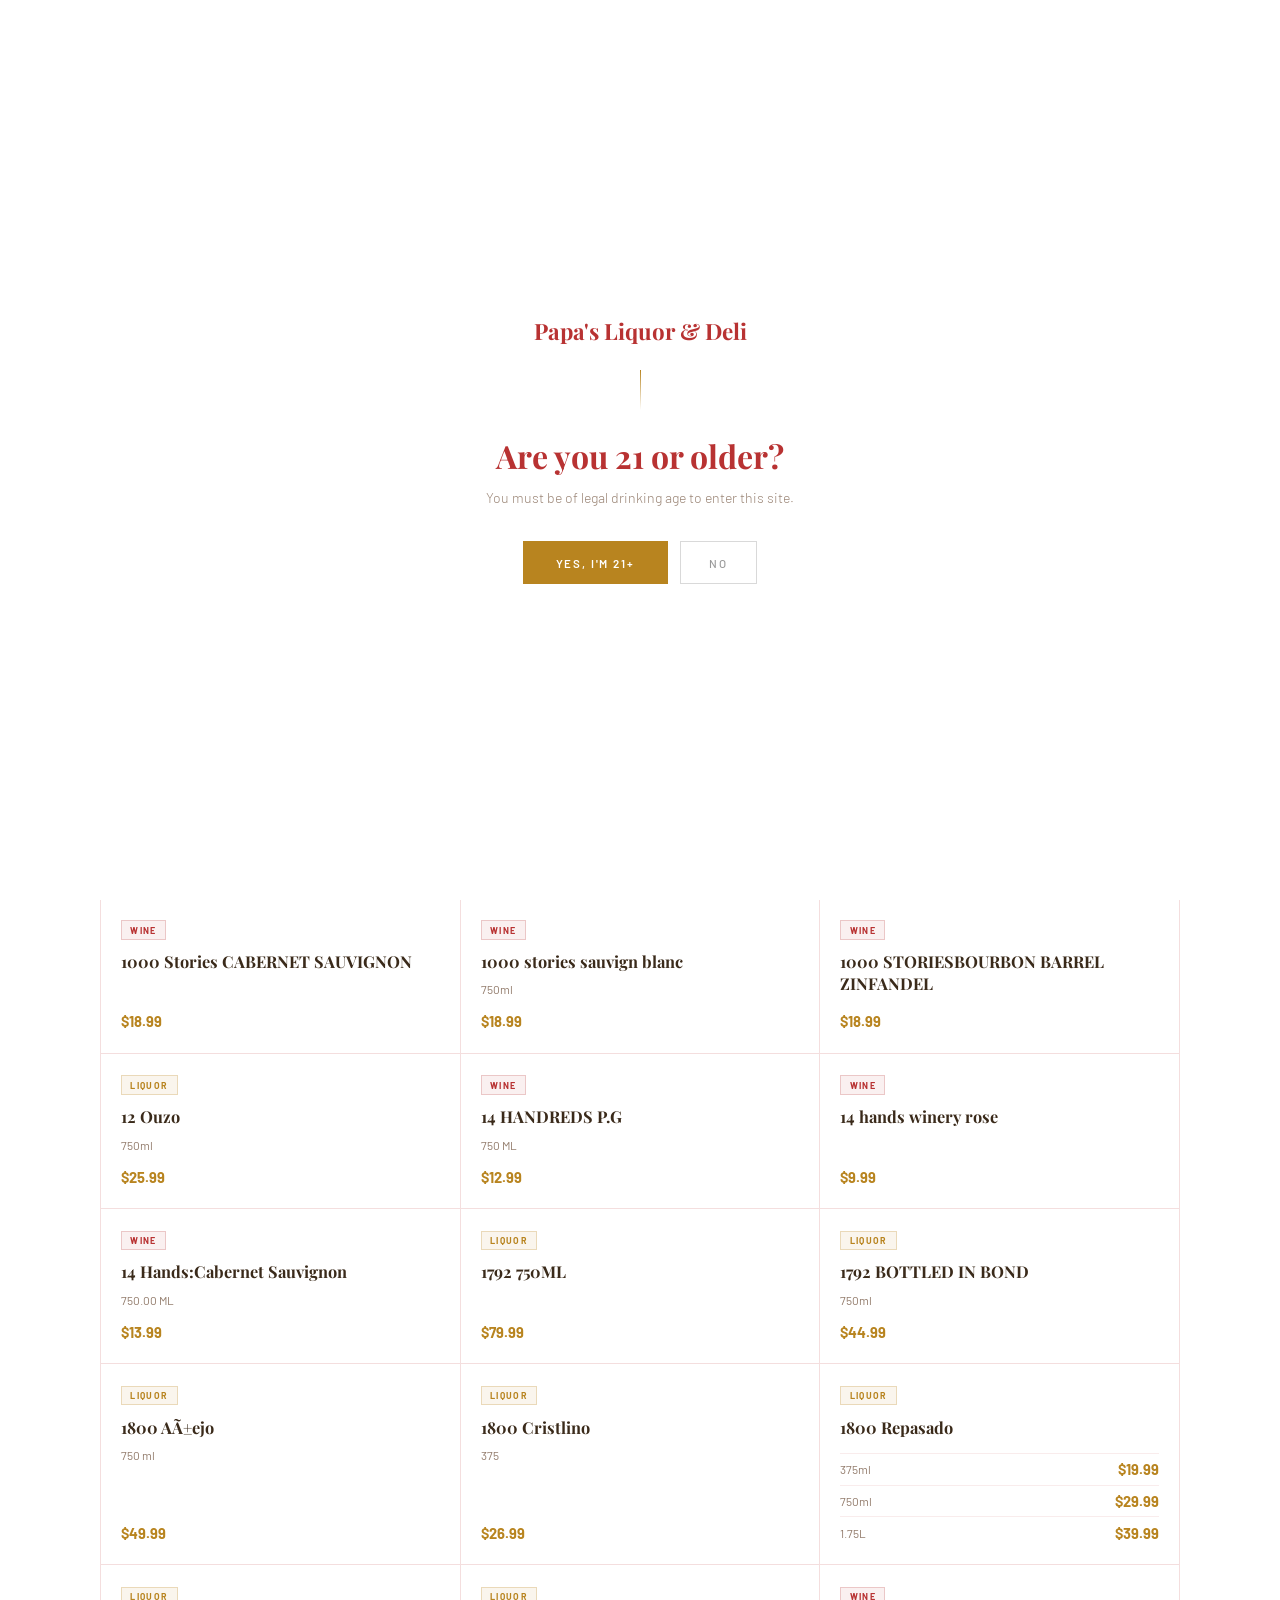
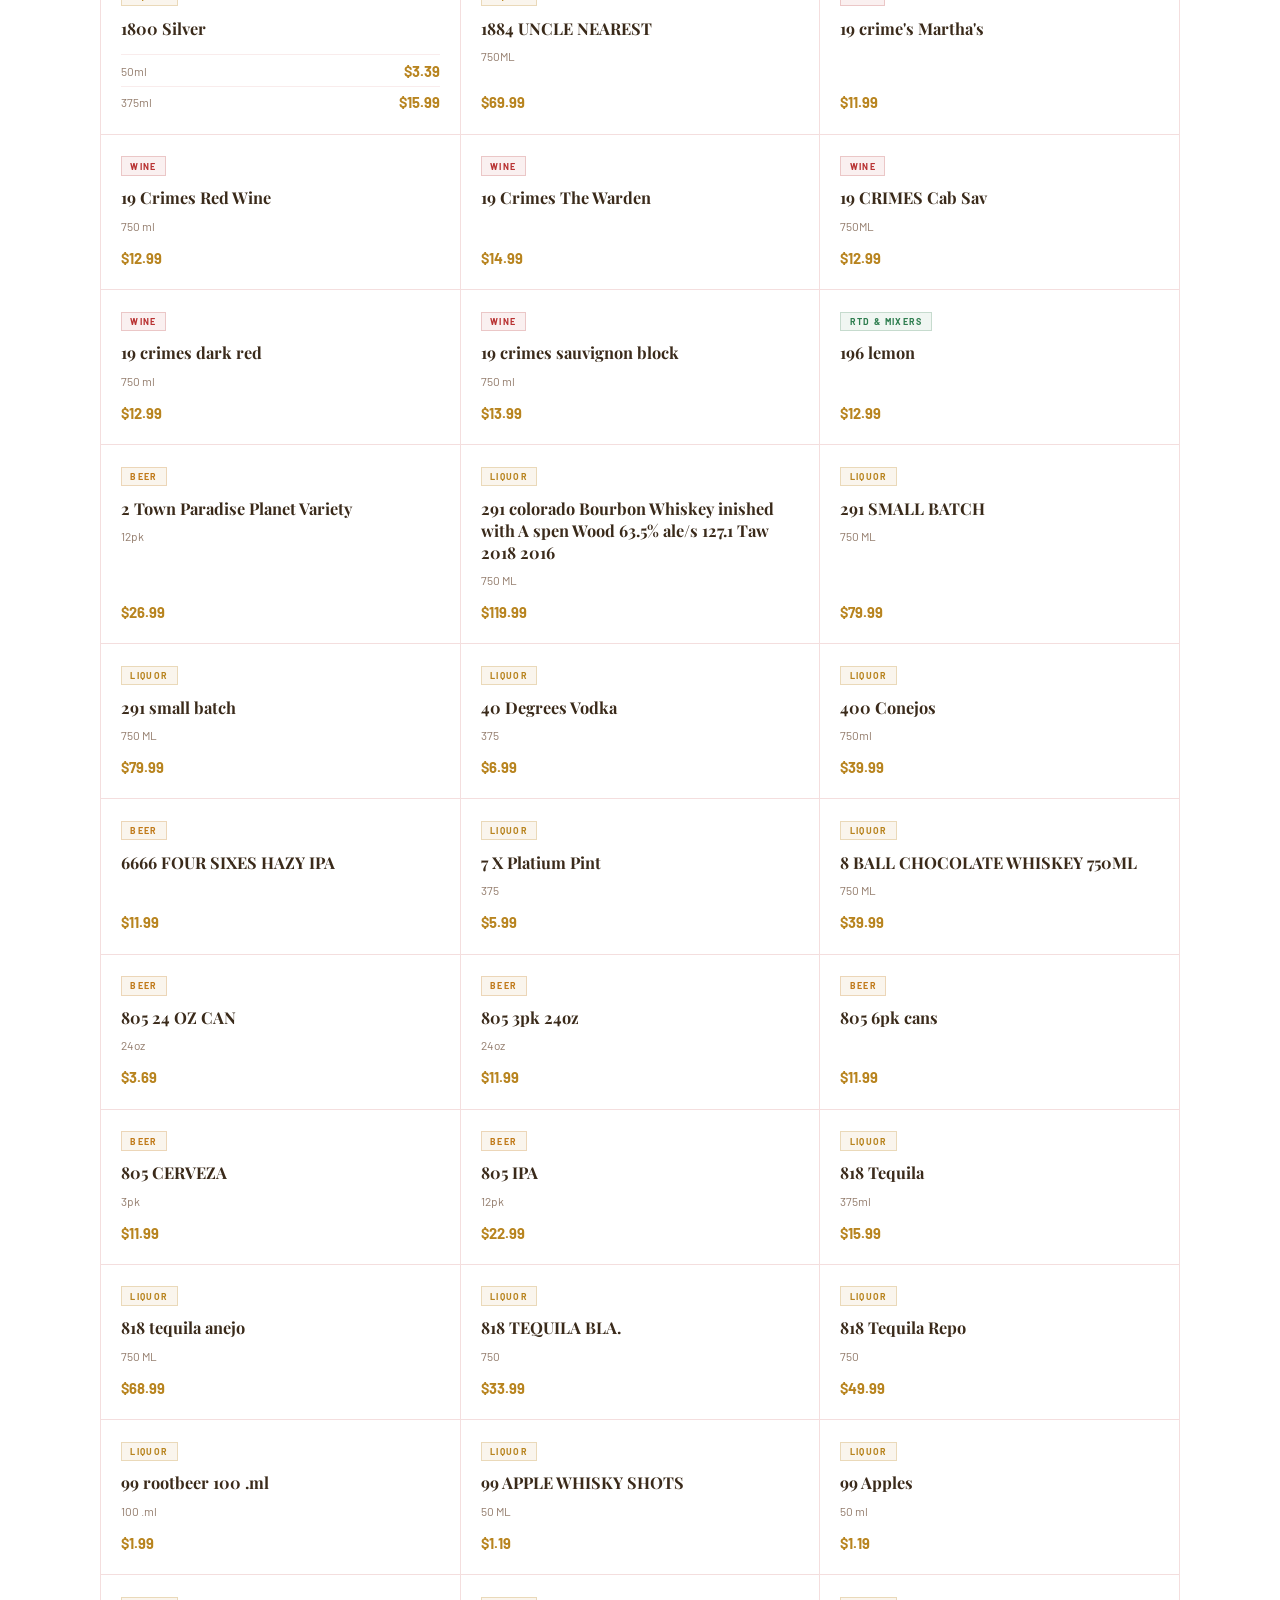
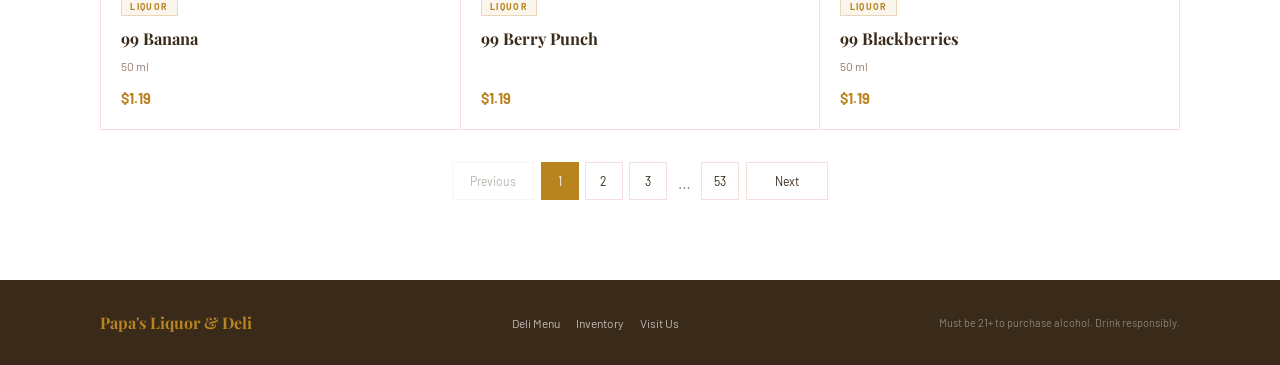
<file: menu.html>
<!DOCTYPE html>
<html lang="en">
<head>
  <meta charset="UTF-8">
  <meta name="viewport" content="width=device-width, initial-scale=1.0">
  <meta name="description" content="Browse Papa's Liquor & Deli's selection of beer, wine, spirits, canned cocktails, mixers and more in Poway, California.">
  <title>Beer, Wine & Spirits — Papa's Liquor & Deli</title>
  <link rel="icon" href="PapasPhotos/PapasLogo-Gold.png" type="image/png">
  <link rel="preconnect" href="https://fonts.googleapis.com">
  <link rel="preconnect" href="https://fonts.gstatic.com" crossorigin>
  <link href="https://fonts.googleapis.com/css2?family=Playfair+Display:wght@700;900&family=Barlow:wght@300;400;500;600;700&display=swap" rel="stylesheet">
  <link rel="stylesheet" href="css/inventory.css?v=20260714-navfix-1">
</head>
<body>
  <a class="skip-link" href="#main">Skip to main content</a>

  <nav class="site-nav" aria-label="Main navigation">
    <div class="nav-inner">
      <a class="brand" href="index.html" aria-label="Papa's Liquor and Deli home">
        <img src="PapasPhotos/PapasLogo-Gold.png" alt="" width="50" height="50">
        <span class="brand-text">Papa's <span>Liquor &amp; Deli</span></span>
      </a>
      <button class="menu-toggle" type="button" onclick="toggleMobileNav()" aria-expanded="false" aria-controls="navLinks" aria-label="Open navigation menu">☰</button>
      <ul class="nav-links" id="navLinks">
        <li><a href="deli.html">Deli Menu</a></li>
        <li><a aria-current="page" href="menu.html">Drinks &amp; Inventory</a></li>
        <li><a href="index.html#catering">Catering</a></li>
        <li><a href="index.html#location">Visit Us</a></li>
        <li><a class="nav-order" href="index.html#order">Order Online</a></li>
      </ul>
    </div>
  </nav>

  <main id="main">
    <header class="page-header">
      <div class="page-header-inner">
        <p class="page-tag">Browse Our Selection</p>
        <h1 class="page-title">Beer, Wine &amp; Spirits</h1>
        <p class="page-sub">Search our selection of liquor, beer, wine, canned cocktails, mixers, and more. Inventory and pricing are updated periodically and may differ in store.</p>
        <div class="header-actions">
          <a class="header-action primary" href="tel:+18588421111">Call to Confirm Availability</a>
          <a class="header-action" href="index.html#location">Store Hours &amp; Directions</a>
        </div>
        <div class="search-shell" role="search">
          <span class="search-icon" aria-hidden="true">⌕</span>
          <label class="sr-only" for="searchInput">Search inventory</label>
          <input type="search" id="searchInput" placeholder="Search by brand or product name…" autocomplete="off">
          <button class="clear-search" id="clearSearch" type="button" aria-label="Clear inventory search" hidden>Clear</button>
        </div>
      </div>
    </header>

    <div class="tabs-wrap">
      <div class="tabs" role="tablist" aria-label="Inventory categories">
        <button class="tab-btn active" type="button" data-cat="All">All <span id="count-All"></span></button>
        <button class="tab-btn" type="button" data-cat="Liquor">Liquor <span id="count-Liquor"></span></button>
        <button class="tab-btn" type="button" data-cat="Beer">Beer <span id="count-Beer"></span></button>
        <button class="tab-btn" type="button" data-cat="Wine">Wine <span id="count-Wine"></span></button>
        <button class="tab-btn" type="button" data-cat="RTD & Mixes">Ready-to-Drink &amp; Mixers <span id="count-RTD"></span></button>
      </div>
    </div>

    <section class="inventory-section" aria-labelledby="inventoryHeading">
      <div class="content">
        <div class="inventory-notice">Prices and availability may change. Please call <a href="tel:+18588421111">(858) 842-1111</a> to confirm a specific item before visiting.</div>
        <div class="toolbar">
          <div>
            <h2 class="sr-only" id="inventoryHeading">Inventory results</h2>
            <div class="results-count" id="resultsCount" aria-live="polite"></div>
            <div class="active-summary" id="activeSummary"></div>
          </div>
          <div class="toolbar-actions">
            <label class="sort-label" for="sortSelect">Sort</label>
            <select class="sort-select" id="sortSelect">
              <option value="name-asc">Name A–Z</option>
              <option value="name-desc">Name Z–A</option>
              <option value="price-asc">Price Low–High</option>
              <option value="price-desc">Price High–Low</option>
            </select>
            <button class="clear-filters" id="clearFilters" type="button">Clear filters</button>
          </div>
        </div>

        <div class="items-grid" id="itemsGrid"></div>

        <div class="empty-state" id="emptyState" hidden>
          <div class="empty-icon">⌕</div>
          <h2>No matching products found.</h2>
          <p>Try another spelling, browse a different category, or call the store to ask about availability.</p>
          <div class="empty-actions">
            <button class="header-action" id="emptyClear" type="button">Clear Search</button>
            <a class="header-action primary" href="tel:+18588421111">Call the Store</a>
          </div>
        </div>

        <nav class="pagination" id="pagination" aria-label="Inventory pages"></nav>
      </div>
    </section>
  </main>

  <footer>
    <div class="footer-inner">
      <div class="footer-brand">Papa's Liquor &amp; Deli</div>
      <div class="footer-links"><a href="deli.html">Deli Menu</a><a href="menu.html">Inventory</a><a href="index.html#location">Visit Us</a></div>
      <div class="footer-legal">Must be 21+ to purchase alcohol. Drink responsibly.</div>
    </div>
  </footer>

  <div class="mobile-bar" aria-label="Quick actions">
    <a href="tel:+18588421111">📞<br>Call</a>
    <a href="https://maps.google.com/?q=12759+Poway+Rd+%231+Poway+CA+92064" target="_blank" rel="noopener">📍<br>Directions</a>
    <a href="index.html#order">🛍<br>Order</a>
  </div>

  <script>
const INVENTORY = {"Beer": [{"name": "2 Town Paradise Planet Variety", "variants": [{"size": "12pk", "price": "26.99"}]}, {"name": "6666 FOUR SIXES HAZY IPA", "variants": [{"size": "", "price": "11.99"}]}, {"name": "805 24 OZ CAN", "variants": [{"size": "24oz", "price": "3.69"}]}, {"name": "805 3pk 24oz", "variants": [{"size": "24oz", "price": "11.99"}]}, {"name": "805 6pk cans", "variants": [{"size": "", "price": "11.99"}]}, {"name": "805 CERVEZA", "variants": [{"size": "3pk", "price": "11.99"}]}, {"name": "805 IPA", "variants": [{"size": "12pk", "price": "22.99"}]}, {"name": "A-B ALE", "variants": [{"size": "6pk", "price": "14.99"}]}, {"name": "Abnormal", "variants": [{"size": "", "price": "12.99"}]}, {"name": "ACE BERRY", "variants": [{"size": "6pack", "price": "13.99"}]}, {"name": "ACE PINEAPPLE", "variants": [{"size": "6pack", "price": "13.99"}]}, {"name": "ALE SMITH  6PK", "variants": [{"size": "6pack", "price": "12.99"}]}, {"name": "ALE SMITH PALE ALE 394 6PK", "variants": [{"size": "", "price": "12.99"}]}, {"name": "ALESMITH .394 12 PK", "variants": [{"size": "12pk", "price": "22.99"}]}, {"name": "Alesmith 394 6pk", "variants": [{"size": "", "price": "12.99"}]}, {"name": "Alesmith 394 hazy", "variants": [{"size": "", "price": "12.99"}]}, {"name": "ALESMITH CLASICO", "variants": [{"size": "6pk", "price": "10.99"}]}, {"name": "ALESMITH HAZY 394 6PK", "variants": [{"size": "6pack", "price": "12.99"}]}, {"name": "ALESMITH SD STATE", "variants": [{"size": "", "price": "19.99"}]}, {"name": "ALESMITH SPEEDWAY STOUT", "variants": [{"size": "4pk", "price": "13.99"}]}, {"name": "ALESMITH SUN PATH", "variants": [{"size": "", "price": "12.99"}]}, {"name": "ALSMITH SD STATE 6PK", "variants": [{"size": "", "price": "10.99"}]}, {"name": "ANGRY 24 OZ", "variants": [{"size": "12", "price": "3.99"}]}, {"name": "ANGRY O Dark Cherry", "variants": [{"size": "6pack", "price": "11.49"}]}, {"name": "ANGRY ORCH SUMMER VARIETY", "variants": [{"size": "12PK CAN", "price": "22.99"}]}, {"name": "ANGRY ORCHARD", "variants": [{"size": "6pk", "price": "12.99"}, {"size": "19.2", "price": "3.99"}]}, {"name": "Angry orchard", "variants": [{"size": "", "price": "12.69"}]}, {"name": "ANGRY ORCHARD APPLE", "variants": [{"size": "6pack", "price": "12.69"}]}, {"name": "Angry orchard crisp apple", "variants": [{"size": "", "price": "12.69"}]}, {"name": "Angry orchard peach mango", "variants": [{"size": "Six pk", "price": "10.99"}]}, {"name": "Angry orchard strabery", "variants": [{"size": "Six pk", "price": "10.99"}]}, {"name": "ARROGANT BAS 19.2 OZ", "variants": [{"size": "19.2oz", "price": "3.39"}]}, {"name": "Arrogant Bastard Ale Singles 22 FL OZ Bottle", "variants": [{"size": "22.00 FL OZ", "price": "4.99"}]}, {"name": "AS PALE 394", "variants": [{"size": "19.2", "price": "3.39"}]}, {"name": "Asahi Beer", "variants": [{"size": "6 pk", "price": "10.99"}]}, {"name": "ASHLAND 12pk VAR Seltzer", "variants": [{"size": "12pk", "price": "20.99"}]}, {"name": "Ashland Harder paradise pack", "variants": [{"size": "", "price": "19.99"}]}, {"name": "ASHLAND MIX", "variants": [{"size": "12pk", "price": "20.99"}]}, {"name": "ASHLAND mix 12pk", "variants": [{"size": "12pk", "price": "19.99"}]}, {"name": "Asland Variety lemonade", "variants": [{"size": "12pk", "price": "21.99"}]}, {"name": "ATHLETIC 'NA' upsid dawn", "variants": [{"size": "6pack", "price": "11.99"}]}, {"name": "Athletic run wild", "variants": [{"size": "0.00 OZ", "price": "11.99"}]}, {"name": "AVERY WHITE RASC 6/12 CN", "variants": [{"size": "", "price": "11.99"}]}, {"name": "BAJA", "variants": [{"size": "", "price": "14.99"}]}, {"name": "BALLAS POINT ALOHA", "variants": [{"size": "6pack", "price": "13.99"}]}, {"name": "BALLAST POINT ALOHA", "variants": [{"size": "6pack", "price": "12.99"}]}, {"name": "BALLAST POINT BIG GUS", "variants": [{"size": "6pack", "price": "12.99"}]}, {"name": "BALLAST POINT CA,KOLSCH", "variants": [{"size": "6pack", "price": "12.99"}]}, {"name": "Ballast point DORADO", "variants": [{"size": "", "price": "17.99"}]}, {"name": "BALLAST POINT MIX", "variants": [{"size": "12pk", "price": "22.99"}]}, {"name": "BALLAST POINT mix pk", "variants": [{"size": "12pk", "price": "22.99"}]}, {"name": "BALLAST POINT PINEAPPLE", "variants": [{"size": "6pack", "price": "13.99"}]}, {"name": "BALLAST POINT SCULPIN", "variants": [{"size": "19.2", "price": "3.99"}]}, {"name": "Ballast point sculpin", "variants": [{"size": "6 Pack 12OZ", "price": "12.99"}]}, {"name": "BALLAST POINT SGF", "variants": [{"size": "6pack", "price": "13.99"}]}, {"name": "BALLAST POINT Speedboat", "variants": [{"size": "6pk", "price": "11.49"}]}, {"name": "Becks non alcholic", "variants": [{"size": "72.00 FL OZ", "price": "8.99"}]}, {"name": "BEER HUG NEON", "variants": [{"size": "19.2", "price": "2.99"}]}, {"name": "BELCHING BEAVER", "variants": [{"size": "6 PACK", "price": "14.99"}]}, {"name": "BELCHING PB MILK STOUT", "variants": [{"size": "6 PACK", "price": "12.99"}]}, {"name": "BIG MANGO BEER HUG", "variants": [{"size": "", "price": "3.39"}]}, {"name": "Big wave 19.2", "variants": [{"size": "19.2", "price": "2.79"}]}, {"name": "BIG WEEKEND", "variants": [{"size": "19.2", "price": "3.99"}]}, {"name": "blood orange ipa 6 p", "variants": [{"size": "", "price": "12.99"}]}, {"name": "BLUE MOON", "variants": [{"size": "19.2", "price": "3.69"}]}, {"name": "Blue Moon Belgian White 6-Pack", "variants": [{"size": "72.00 FL OZ", "price": "11.99"}]}, {"name": "Blue Moon Belgian White Ale 12-Pack 12 FL OZ Bottle", "variants": [{"size": "12pk", "price": "22.99"}]}, {"name": "Blue moon Mango", "variants": [{"size": "6pk", "price": "11.99"}]}, {"name": "BlueMoon LightSky Citrus", "variants": [{"size": "6pk", "price": "10.99"}]}, {"name": "BM BEL non ALC 6pack", "variants": [{"size": "6 pack", "price": "12.99"}]}, {"name": "Bohemia", "variants": [{"size": "12 pack", "price": "19.99"}]}, {"name": "Bohemia 6-Pack 12 FL OZ Bottle", "variants": [{"size": "72.00 FL OZ", "price": "10.99"}]}, {"name": "BOOCH Craft  Is strawberry lemonade", "variants": [{"size": "6 Pack", "price": "15.99"}]}, {"name": "BOOCH CRAFT Cherry Limeade", "variants": [{"size": "6pk", "price": "15.99"}]}, {"name": "BOOCH CRAFT GINGER LIME 6PK", "variants": [{"size": "6pk", "price": "15.99"}]}, {"name": "BOOCH CRAFT GRAPEFRUIT 6PK", "variants": [{"size": "", "price": "15.99"}]}, {"name": "Booch CRAFT Mix", "variants": [{"size": "8pk", "price": "20.99"}]}, {"name": "Booch craft orange pomegranate", "variants": [{"size": "6pk", "price": "15.99"}]}, {"name": "BOOCH CRAFT Passionfruit blood", "variants": [{"size": "6pack", "price": "15.99"}]}, {"name": "BP FRIAR ALE", "variants": [{"size": "19.2oz", "price": "3.29"}]}, {"name": "BP FRIARS ALE", "variants": [{"size": "6pack", "price": "12.99"}]}, {"name": "BREWERY X", "variants": [{"size": "6pack", "price": "14.99"}, {"size": "", "price": "14.99"}]}, {"name": "Brewery X", "variants": [{"size": "", "price": "14.99"}, {"size": "", "price": "18.99"}, {"size": "6 Pack", "price": "14.99"}, {"size": "", "price": "17.99"}]}, {"name": "BREWERY X Creeping Depth", "variants": [{"size": "6pack", "price": "15.99"}]}, {"name": "BREWERY X HALO IPA", "variants": [{"size": "6pk  16oz", "price": "14.99"}]}, {"name": "BREWERY X SLAP & TICKLE", "variants": [{"size": "19.2", "price": "3.29"}]}, {"name": "BREWERY X Succulent Sipper", "variants": [{"size": "12pk", "price": "22.99"}]}, {"name": "Bronx Brewery No Resolutions 6 PK", "variants": [{"size": "", "price": "15.99"}]}, {"name": "Bud Ice Premium", "variants": [{"size": "25 oz", "price": "1.99"}]}, {"name": "Bud Ice Singles 32 FL OZ Bottle", "variants": [{"size": "32.00 FL OZ", "price": "2.69"}]}, {"name": "Bud Light & Clamato Chelada", "variants": [{"size": "25 oz", "price": "3.99"}]}, {"name": "Bud Light 12-Pack", "variants": [{"size": "144.00 FL OZ", "price": "13.99"}]}, {"name": "Bud Light 12-Pack 12 FL OZ Bottle", "variants": [{"size": "144.00 FL OZ", "price": "13.99"}]}, {"name": "Bud Light 12pk Aluminum Bottles", "variants": [{"size": "12/16 oz", "price": "16.99"}]}, {"name": "Bud Light 18-Pack 12 FL OZ Can", "variants": [{"size": "216.00 FL OZ", "price": "18.99"}]}, {"name": "Bud Light 3 Pack", "variants": [{"size": "25oz", "price": "7.99"}]}, {"name": "Bud Light 30-Pack 12 FL OZ Can", "variants": [{"size": "360.00 FL OZ", "price": "29.99"}]}, {"name": "Bud Light 36-Pack 12 FL OZ Can", "variants": [{"size": "432.00 FL OZ", "price": "29.99"}]}, {"name": "Bud Light 6 pk cans", "variants": [{"size": "12 oz-6pk", "price": "6.99"}]}, {"name": "Bud Light 6-Pack 12 FL OZ Bottle", "variants": [{"size": "72.00 FL OZ", "price": "8.99"}]}, {"name": "Bud Light Can", "variants": [{"size": "25 Oz", "price": "2.69"}]}, {"name": "Bud light chelada tajip", "variants": [{"size": "", "price": "3.99"}]}, {"name": "Bud Light Lime 6-Pack 12 FL OZ Bottle", "variants": [{"size": "72.00 FL OZ", "price": "9.99"}]}, {"name": "Bud Light Lime Lime-A-Rita", "variants": [{"size": "25.00 Oz", "price": "3.99"}]}, {"name": "Bud Light Lime Mang-o-rita", "variants": [{"size": "25.00 Oz", "price": "3.99"}]}, {"name": "Bud Light Platinum", "variants": [{"size": "25 fl oz", "price": "2.99"}]}, {"name": "Bud Light Platinum 12-Pack 12 FL OZ Bottle", "variants": [{"size": "144.00 FL OZ", "price": "17.99"}]}, {"name": "Bud Light Platinum 6-Pack", "variants": [{"size": "72.00 FL OZ", "price": "8.99"}]}, {"name": "BUD LIGHT SELTZER 12 PK CANS", "variants": [{"size": "12pk", "price": "19.99"}]}, {"name": "BUD LIGHT SELTZER BLACK CHERRY 2", "variants": [{"size": "", "price": "3.62"}]}, {"name": "BUD LIGHT SELTZER BLOOD O", "variants": [{"size": "25oz", "price": "3.99"}]}, {"name": "Bud Light Seltzer mango 24oz", "variants": [{"size": "0", "price": "3.62"}]}, {"name": "Bud light seltzer sangria", "variants": [{"size": "12pk", "price": "20.99"}]}, {"name": "Bud Light Singles 40 FL OZ Bottle", "variants": [{"size": "40.00 FL OZ", "price": "4.29"}]}, {"name": "Bud Lightn Clamato Extra Lime", "variants": [{"size": "25 oz", "price": "3.99"}]}, {"name": "Bud Lt Seltzer Lemonade 25z", "variants": [{"size": "", "price": "3.62"}]}, {"name": "Bud platinum seltzer", "variants": [{"size": "24Oz", "price": "3.99"}]}, {"name": "Budweiser", "variants": [{"size": "25 Oz", "price": "2.69"}]}, {"name": "Budweiser & Clamato Chelada", "variants": [{"size": "25 oz", "price": "3.99"}]}, {"name": "Budweiser & Clamato picante", "variants": [{"size": "25 oz", "price": "3.99"}]}, {"name": "Budweiser 12-Pack Bottle", "variants": [{"size": "144.00 FL OZ", "price": "12.99"}]}, {"name": "Budweiser 18-Pack 12 FL OZ Can", "variants": [{"size": "216.00 FL OZ", "price": "18.99"}]}, {"name": "budweiser 3 packs", "variants": [{"size": "3", "price": "7.99"}]}, {"name": "Budweiser 30-Pack 12 FL OZ Can", "variants": [{"size": "360.00 FL OZ", "price": "28.99"}]}, {"name": "Budweiser 36-Pack 12 FL OZ Can", "variants": [{"size": "432.00 FL OZ", "price": "29.99"}]}, {"name": "Budweiser bottle 6-pack", "variants": [{"size": "12 oz", "price": "8.99"}]}, {"name": "Budweiser Can 6pk", "variants": [{"size": "12 FL OZ-6pk", "price": "6.99"}]}, {"name": "Budweiser Singles 40 FL OZ Wide Bottle", "variants": [{"size": "40.00 FL OZ", "price": "4.29"}]}, {"name": "BUENAVEZA salt&lime LAGER", "variants": [{"size": "6pack", "price": "9.99"}, {"size": "12pk", "price": "18.99"}]}, {"name": "BURN OUT DAY IPA", "variants": [{"size": "4pk", "price": "14.99"}]}, {"name": "Busch 12-Pack 12 FL OZ Can018200009648", "variants": [{"size": "144.00 FL OZ", "price": "9.99"}]}, {"name": "Busch Light 12-Pack 12 FL OZ Can", "variants": [{"size": "144.00 FL OZ", "price": "8.99"}]}, {"name": "Busch Light 6-Pack 12 FL OZ Can", "variants": [{"size": "72.00 FL OZ", "price": "6.49"}]}, {"name": "Busch Light Beer", "variants": [{"size": "25 oz", "price": "2.39"}]}, {"name": "CALI CREAMIN", "variants": [{"size": "6 PACK", "price": "12.99"}]}, {"name": "Cali Creamin", "variants": [{"size": "19.2", "price": "2.99"}]}, {"name": "CALI SQUEEZE \nBLOOD ORANGE \u00f0\u0178\u008d\u0160", "variants": [{"size": "", "price": "11.99"}]}, {"name": "CALI SQUEEZE BLOOD ORANGE", "variants": [{"size": "", "price": "11.99"}]}, {"name": "CANTA RITOS 12 OZ 6 PK", "variants": [{"size": "", "price": "2.39"}]}, {"name": "CANTA RITOS Fruit Punch", "variants": [{"size": "", "price": "2.39"}]}, {"name": "Cantaritos vp 12 pk", "variants": [{"size": "12fl.oz/12pk/btl", "price": "21.99"}]}, {"name": "Carlsburg", "variants": [{"size": "", "price": "2.99"}]}, {"name": "Cartarito pineapple", "variants": [{"size": "25oz", "price": "3.69"}]}, {"name": "Cerveza Estrella Jalisco", "variants": [{"size": "24 oz", "price": "2.99"}]}, {"name": "Chillitas", "variants": [{"size": "19.2oz", "price": "3.79"}]}, {"name": "CHRONIC ALE", "variants": [{"size": "6 PACK", "price": "12.99"}]}, {"name": "Clubtails Bahama Mama", "variants": [{"size": "", "price": "3.99"}]}, {"name": "COASTIN PIZZA PORT", "variants": [{"size": "", "price": "15.99"}]}, {"name": "Coors 12-Pack 12 FL OZ Can", "variants": [{"size": "144.00 FL OZ", "price": "14.99"}]}, {"name": "Coors 18-Pack 12 FL OZ Vented Wide Mouth Can", "variants": [{"size": "216.00 FL OZ", "price": "19.99"}]}, {"name": "coors 3 pk", "variants": [{"size": "3 pack", "price": "7.99"}]}, {"name": "COORS 36PK", "variants": [{"size": "", "price": "31.99"}]}, {"name": "COORS BANQUET", "variants": [{"size": "12pk", "price": "15.99"}]}, {"name": "Coors Banquet", "variants": [{"size": "24 oz", "price": "2.69"}]}, {"name": "Coors Banquet 12 FL OZ Can", "variants": [{"size": "12.00 FL OZ", "price": "7.99"}]}, {"name": "Coors Golden", "variants": [{"size": "12 bottles", "price": "14.99"}]}, {"name": "Coors Light 12-Pack 12 FL OZ Cold Activated Can", "variants": [{"size": "144.00 FL OZ", "price": "14.99"}]}, {"name": "Coors Light 12-Pack Bottle", "variants": [{"size": "144.00 FL OZ", "price": "14.99"}]}, {"name": "Coors Light 15PK", "variants": [{"size": "16 oz", "price": "23.99"}]}, {"name": "Coors Light 18-Pack 12 FL OZ Cold Activated Can", "variants": [{"size": "216.00 FL OZ", "price": "19.99"}]}, {"name": "Coors Light 18-Pack 16 FL OZ Can", "variants": [{"size": "18pk", "price": "25.99"}]}, {"name": "COORS LIGHT 18PK", "variants": [{"size": "18pk bottles", "price": "19.99"}]}, {"name": "Coors Light 3 Pack", "variants": [{"size": "24 fl oz", "price": "7.99"}]}, {"name": "Coors Light 30-Pack 12 FL OZ Vented Wide Mouth Can", "variants": [{"size": "360.00 FL OZ", "price": "29.99"}]}, {"name": "Coors Light 36-Pack 12 FL OZ Can", "variants": [{"size": "36pk", "price": "32.99"}]}, {"name": "Coors Light 6-Pack Bottle", "variants": [{"size": "72.00 FL OZ", "price": "8.99"}]}, {"name": "COORS LIGHT 6pk cans", "variants": [{"size": "12.00 FL OZ", "price": "7.99"}]}, {"name": "Coors Light 9pk bottle", "variants": [{"size": "16 oz", "price": "14.99"}]}, {"name": "Coors Light aluminum bottle", "variants": [{"size": "16 oz", "price": "2.49"}]}, {"name": "Coors Light Can", "variants": [{"size": "24.00 FL OZ", "price": "2.69"}]}, {"name": "Corona", "variants": [{"size": "3 pack", "price": "10.99"}, {"size": "12 pack", "price": "19.99"}]}, {"name": "Corona 24oz", "variants": [{"size": "24 OZ", "price": "3.99"}]}, {"name": "Corona Extra  12 FL OZ Can", "variants": [{"size": "12oz", "price": "10.99"}]}, {"name": "Corona Extra 12 Pack Can", "variants": [{"size": "12 oz", "price": "19.99"}]}, {"name": "Corona Extra 24-Pack 12 FL OZ Bottle", "variants": [{"size": "288.00 FL OZ", "price": "39.99"}]}, {"name": "Corona Extra 6-Pack", "variants": [{"size": "12 FL OZ", "price": "10.99"}]}, {"name": "Corona Extra Beer", "variants": [{"size": "24 oz can", "price": "3.99"}]}, {"name": "Corona Extra Singles", "variants": [{"size": "12.00 FL OZ", "price": "2.49"}]}, {"name": "Corona Familiar", "variants": [{"size": "1", "price": "10.99"}, {"size": "32.00 FL OZ", "price": "4.99"}]}, {"name": "Corona Familiar 12-Pk", "variants": [{"size": "12pk", "price": "19.99"}]}, {"name": "Corona Hard Seltzer", "variants": [{"size": "0", "price": "19.99"}]}, {"name": "Corona Light 12-Pack 12 FL OZ Bottle", "variants": [{"size": "144.00 FL OZ", "price": "20.99"}]}, {"name": "Corona Light 12pk", "variants": [{"size": "12/12 oz", "price": "19.99"}]}, {"name": "Corona Light 6-Pack", "variants": [{"size": "72.00 FL OZ", "price": "10.99"}]}, {"name": "Corona Non Alcoholic", "variants": [{"size": "6pk", "price": "10.99"}]}, {"name": "CORONA PREMIER", "variants": [{"size": "12 PACK", "price": "19.99"}, {"size": "24 oz", "price": "3.99"}]}, {"name": "CORONA PREMIER 12 PK CAN", "variants": [{"size": "12 OZ", "price": "19.99"}]}, {"name": "CORONA PREMIER 18PK", "variants": [{"size": "", "price": "27.99"}]}, {"name": "Corona Premier 6 Pk", "variants": [{"size": "6pack", "price": "10.99"}]}, {"name": "Corona Premier 6pk", "variants": [{"size": "", "price": "10.49"}]}, {"name": "Corona seltzer", "variants": [{"size": "12 pak", "price": "21.99"}]}, {"name": "Corona Sunbrew citrus cerveza", "variants": [{"size": "6 pack", "price": "12.99"}]}, {"name": "Coronado Big Weekend", "variants": [{"size": "", "price": "14.99"}]}, {"name": "CORONADO HAZY IPA", "variants": [{"size": "", "price": "15.99"}]}, {"name": "Coronita Extra 6-Pack 7 FL OZ Bottle", "variants": [{"size": "42.00 FL OZ", "price": "8.99"}]}, {"name": "Delicious\nDouble IPA", "variants": [{"size": "", "price": "3.29"}]}, {"name": "Delicious double IPA", "variants": [{"size": "6pk", "price": "12.99"}]}, {"name": "DELICIOUS HAZY IPA", "variants": [{"size": "SINGLE", "price": "3.39"}]}, {"name": "Delicious mix pac", "variants": [{"size": "", "price": "12.99"}]}, {"name": "DESCHUTES FRESH SQUEEZED", "variants": [{"size": "6 PACK", "price": "11.99"}]}, {"name": "Dictionary of ralette HAZY IPA", "variants": [{"size": "", "price": "14.99"}]}, {"name": "Dogfish Head 60 Minute IPA 6-Pack", "variants": [{"size": "72.00 FL OZ", "price": "11.99"}]}, {"name": "DOGFISH HEAD 90min", "variants": [{"size": "6pack", "price": "11.99"}]}, {"name": "Dogfish Head 90minuts", "variants": [{"size": "19.2", "price": "2.99"}]}, {"name": "Dos Equis Beer 12 box Cans", "variants": [{"size": "12 Cans", "price": "16.99"}]}, {"name": "Dos Equis Michelada", "variants": [{"size": "24oz", "price": "3.69"}]}, {"name": "Dos Equis Special Lager 12-Pack 12 FL OZ Bottle", "variants": [{"size": "12pk", "price": "16.99"}]}, {"name": "Dos Equis Special Lager 6-Pack", "variants": [{"size": "72.00 FL OZ", "price": "10.89"}]}, {"name": "Dos Equis XX 3pack", "variants": [{"size": "3 pack", "price": "10.79"}]}, {"name": "Dos Equis XX Especial", "variants": [{"size": "24 oz", "price": "3.99"}]}, {"name": "DUST ALPINE BEER", "variants": [{"size": "19.2 oz", "price": "2.99"}]}, {"name": "DUST BOWL HOPS OF WRATH 6", "variants": [{"size": "", "price": "14.99"}]}, {"name": "EEL RIVER BLONDE", "variants": [{"size": "6pack", "price": "14.99"}]}, {"name": "ELISIAN JIuicy", "variants": [{"size": "19.2", "price": "3.99"}]}, {"name": "ELY HAZY 96", "variants": [{"size": "", "price": "12.99"}]}, {"name": "Ely juice dust", "variants": [{"size": "12oz", "price": "13.99"}]}, {"name": "ELYSIAN", "variants": [{"size": "", "price": "24.99"}]}, {"name": "Elysian", "variants": [{"size": "6 pk", "price": "12.99"}, {"size": "6 pk", "price": "14.99"}, {"size": "", "price": "14.99"}]}, {"name": "Elysian 6 Pk Can", "variants": [{"size": "6pack", "price": "13.99"}]}, {"name": "ELYSIAN DAY GLOW", "variants": [{"size": "6pk", "price": "11.99"}]}, {"name": "ELYSIAN FULL CONTACT", "variants": [{"size": "19.2oz", "price": "3.39"}]}, {"name": "Elysian full contanct", "variants": [{"size": "6pk", "price": "14.99"}]}, {"name": "Elysian haze 12oz", "variants": [{"size": "6pk", "price": "11.99"}]}, {"name": "Elysian hazy 96", "variants": [{"size": "", "price": "11.99"}]}, {"name": "ELYSIAN HAZY IPA", "variants": [{"size": "", "price": "3.79"}]}, {"name": "ELYSIAN IPA MIX 12PK", "variants": [{"size": "", "price": "24.99"}]}, {"name": "ELYSIAN MIX 12PK", "variants": [{"size": "12pk", "price": "24.99"}]}, {"name": "Elysian phaze dust", "variants": [{"size": "", "price": "4.49"}]}, {"name": "ELYSIAN PUSH MOWER PILZ", "variants": [{"size": "6pk", "price": "11.99"}]}, {"name": "Elysian space Dust 6pk", "variants": [{"size": "6pk", "price": "14.99"}]}, {"name": "Elysian space Dust IPA", "variants": [{"size": "19.2", "price": "3.99"}]}, {"name": "ENEGCEN Hefewizer", "variants": [{"size": "6pk", "price": "12.49"}]}, {"name": "ENEGCEN LAGER", "variants": [{"size": "6pack", "price": "12.49"}]}, {"name": "ENJOY BY", "variants": [{"size": "6 PACK", "price": "17.99"}]}, {"name": "Eppig Brewing to Denver", "variants": [{"size": "", "price": "14.99"}]}, {"name": "Estrella chamoy michlada", "variants": [{"size": "24oz", "price": "3.99"}]}, {"name": "ESTRELLA JALISCO", "variants": [{"size": "12 oz", "price": "6.99"}]}, {"name": "Estrella Jalisco 12pk", "variants": [{"size": "12pk", "price": "19.99"}]}, {"name": "Estrella Jalisco 3 pack 24 oz 3 pack", "variants": [{"size": "3 pack", "price": "9.99"}]}, {"name": "Estrella Jalisco Mango", "variants": [{"size": "", "price": "3.99"}]}, {"name": "ESTRELLA TAMARINDO", "variants": [{"size": "24oz", "price": "3.69"}]}, {"name": "FALL HAZY IPA", "variants": [{"size": "", "price": "15.99"}]}, {"name": "FALL IPA", "variants": [{"size": "", "price": "15.99"}]}, {"name": "FALL LET'S GO IPA", "variants": [{"size": "", "price": "12.99"}]}, {"name": "FALL MAGICAL", "variants": [{"size": "", "price": "12.99"}]}, {"name": "Fall magical", "variants": [{"size": "", "price": "12.99"}]}, {"name": "FALL PLENTY FOR ALL", "variants": [{"size": "", "price": "11.99"}]}, {"name": "FALL/STONE", "variants": [{"size": "16oz", "price": "15.99"}]}, {"name": "Famosa Lager Beer 6 Pack", "variants": [{"size": "72 oz", "price": "10.99"}]}, {"name": "FAT TIRE ALE", "variants": [{"size": "6pk", "price": "10.99"}]}, {"name": "FIGHT ON!", "variants": [{"size": "4pk", "price": "11.99"}]}, {"name": "Figueroa mountain 7.5% pale Ale", "variants": [{"size": "6 pack", "price": "12.99"}]}, {"name": "FIRE STONE DOUBLE MIND IPA", "variants": [{"size": "6pack", "price": "13.49"}]}, {"name": "Firestone walker 805", "variants": [{"size": "6pk", "price": "12.49"}]}, {"name": "firestone walker 805", "variants": [{"size": "6 pack bottle", "price": "12.49"}]}, {"name": "Flying Dog Beer", "variants": [{"size": "6 pk", "price": "14.99"}]}, {"name": "FM IMPERIAL IPA", "variants": [{"size": "", "price": "14.99"}]}, {"name": "FOCAL BANGER", "variants": [{"size": "", "price": "19.99"}]}, {"name": "Fosters Lager", "variants": [{"size": "25.40 FL OZ", "price": "2.79"}]}, {"name": "Fosters Premium Ale", "variants": [{"size": "25.40 FL OZ", "price": "2.79"}]}, {"name": "FOUR Loko", "variants": [{"size": "", "price": "3.99"}]}, {"name": "Four Loko Apple", "variants": [{"size": "24 Oz", "price": "3.99"}]}, {"name": "Four Loko camo", "variants": [{"size": "", "price": "3.99"}]}, {"name": "Four Loko Gold", "variants": [{"size": "24 Oz", "price": "3.62"}]}, {"name": "Four Loko Peach", "variants": [{"size": "23.5 Oz", "price": "3.62"}]}, {"name": "Four loko sour blur razz 148ml", "variants": [{"size": "148ml", "price": "3.99"}]}, {"name": "Four Loko Sour Grape", "variants": [{"size": "", "price": "3.62"}]}, {"name": "Four loko sr melon", "variants": [{"size": "23.5oz", "price": "3.99"}]}, {"name": "FOUR LOKO Warheads", "variants": [{"size": "24oz", "price": "3.99"}]}, {"name": "Four Loko Watermelon Singles", "variants": [{"size": "23.50 FL OZ", "price": "3.69"}]}, {"name": "Fourloko usa", "variants": [{"size": "", "price": "3.69"}]}, {"name": "Franziskaner Weisse 6-Pack 12 FL OZ Bottle", "variants": [{"size": "6pk", "price": "10.99"}]}, {"name": "FS 805 12pk Cans", "variants": [{"size": "0", "price": "22.99"}]}, {"name": "FW 805 Single Can 24oz", "variants": [{"size": "", "price": "3.99"}]}, {"name": "Gden Road Ride On 19.2", "variants": [{"size": "", "price": "2.99"}]}, {"name": "GOLDEN RD MANGO 6/12 CN", "variants": [{"size": "", "price": "11.99"}]}, {"name": "GOLDEN ROAD", "variants": [{"size": "", "price": "11.99"}]}, {"name": "GOLDEN ROAD BALBOA BLONDE 6 PK", "variants": [{"size": "", "price": "10.99"}]}, {"name": "GOLDEN ROAD hazy", "variants": [{"size": "19.2", "price": "2.99"}]}, {"name": "GOLDEN ROAD IPA", "variants": [{"size": "", "price": "10.99"}]}, {"name": "GOLDEN ROAD Street Cart", "variants": [{"size": "6pk", "price": "10.99"}]}, {"name": "Goo Goo muck", "variants": [{"size": "", "price": "13.99"}]}, {"name": "Goose island Beer Hug", "variants": [{"size": "19.2oz", "price": "3.39"}]}, {"name": "Goose Island Tropical HUG", "variants": [{"size": "12oz 6pk", "price": "10.99"}]}, {"name": "GR  GUAVA Cart 6pk", "variants": [{"size": "", "price": "11.99"}]}, {"name": "GR hazy  pup ipa 6pk 12oz can", "variants": [{"size": "", "price": "11.49"}]}, {"name": "Grolsch Premium Lager 4-Pack 16 FL OZ Bottle", "variants": [{"size": "64.00 FL OZ", "price": "10.99"}]}, {"name": "Grolsch Premium Lager 6-Pack", "variants": [{"size": "72.00 FL OZ", "price": "10.99"}]}, {"name": "Grolsch Premium Lager Singles 16 FL OZ Bottle", "variants": [{"size": "16.00 FL OZ", "price": "2.99"}]}, {"name": "Guinness Draught 6-Pack   Bottle", "variants": [{"size": "67.20 FL OZ", "price": "10.99"}]}, {"name": "Guinness Extra Stout 6-Pack", "variants": [{"size": "72.00 FL OZ", "price": "10.99"}]}, {"name": "HAND DRAG", "variants": [{"size": "6pack", "price": "14.99"}]}, {"name": "Happy dad", "variants": [{"size": "12pk", "price": "19.99"}]}, {"name": "HAPPY DAD Banana", "variants": [{"size": "12pk", "price": "19.99"}]}, {"name": "Happy Dad Hard Iced Tea H&H", "variants": [{"size": "24 oz", "price": "3.99"}]}, {"name": "HAPPY DAD ICED TED", "variants": [{"size": "12pk", "price": "21.99"}]}, {"name": "HAPPY DAD LEMON LIME HARD SELTZER (24fl.oz/can) 5% abv", "variants": [{"size": "24fl.oz/can", "price": "3.99"}]}, {"name": "Happy dad peach", "variants": [{"size": "", "price": "3.99"}]}, {"name": "HAPPY MOM", "variants": [{"size": "", "price": "10.99"}]}, {"name": "Hard soda pineapple", "variants": [{"size": "", "price": "2.39"}]}, {"name": "Hard soda tamarind", "variants": [{"size": "", "price": "2.39"}]}, {"name": "Harder Green Apple", "variants": [{"size": "", "price": "2.69"}]}, {"name": "Harland brew japanese lager", "variants": [{"size": "19.2", "price": "3.99"}]}, {"name": "HARLAND HAZY IPA", "variants": [{"size": "", "price": "12.99"}]}, {"name": "Harland Japanese logger", "variants": [{"size": "4pk", "price": "12.99"}]}, {"name": "HARLAND LAGER", "variants": [{"size": "", "price": "10.99"}]}, {"name": "Harland New Zealand hazy ipa", "variants": [{"size": "4pk", "price": "14.99"}]}, {"name": "HARLAND TIRAMISU", "variants": [{"size": "16oz", "price": "18.99"}]}, {"name": "Heady topper", "variants": [{"size": "0.00 OZ", "price": "19.99"}]}, {"name": "Heineken 12-Pack Bottle", "variants": [{"size": "12.00 FL OZ", "price": "19.99"}]}, {"name": "Heineken 12-Pack Can", "variants": [{"size": "144.00 FL OZ", "price": "19.99"}]}, {"name": "Heineken 24oz", "variants": [{"size": "24.00 FL OZ", "price": "3.99"}]}, {"name": "Heineken 6-Pack", "variants": [{"size": "6pk", "price": "10.99"}]}, {"name": "Heineken alcohol free 11.2oz 6 pack", "variants": [{"size": "11.2oz", "price": "10.99"}]}, {"name": "Heineken Beer", "variants": [{"size": "24 Oz", "price": "3.99"}]}, {"name": "Heineken Can 4pk", "variants": [{"size": "16.00 OZ", "price": "7.99"}]}, {"name": "Heineken Silver", "variants": [{"size": "6pk", "price": "10.99"}]}, {"name": "Heineken silver  12pk", "variants": [{"size": "", "price": "18.99"}]}, {"name": "Hell Or High Watermelon", "variants": [{"size": "6pk", "price": "9.99"}]}, {"name": "Hess  Mandatory", "variants": [{"size": "", "price": "11.99"}]}, {"name": "High noon vodka ICED TEA", "variants": [{"size": "", "price": "21.99"}]}, {"name": "HISS GRAPEFRUIT SOLIS", "variants": [{"size": "6 PACK", "price": "12.99"}]}, {"name": "HOEGARDEN 6PK", "variants": [{"size": "6pk", "price": "10.99"}]}, {"name": "Hurricane", "variants": [{"size": "24 oz", "price": "1.77"}]}, {"name": "Hurricane High Gravity Lager Singles 40 FL OZ Bottle", "variants": [{"size": "40.00 FL OZ", "price": "3.29"}]}, {"name": "Ice House Can", "variants": [{"size": "24 Oz", "price": "2.09"}]}, {"name": "IPA BREW", "variants": [{"size": "", "price": "2.99"}]}, {"name": "IPA lost coast", "variants": [{"size": "12pck", "price": "19.99"}]}, {"name": "Ipna non alc", "variants": [{"size": "6pk", "price": "11.99"}]}, {"name": "Jorito Maindrin", "variants": [{"size": "", "price": "3.69"}]}, {"name": "JUICY OASIS FRUITED HAZY IPA", "variants": [{"size": "", "price": "3.29"}]}, {"name": "JULIAN CIDER HARVEST APPLE", "variants": [{"size": "6pack", "price": "14.99"}]}, {"name": "Jumex Guava", "variants": [{"size": "12oz.  Eagle", "price": "9.99"}]}, {"name": "Jumex Mango", "variants": [{"size": "12oz.    Eagle", "price": "9.99"}]}, {"name": "Jumex Pineapple Coconut", "variants": [{"size": "12oz.     Eagle", "price": "9.99"}]}, {"name": "Jumex Strawberry", "variants": [{"size": "12oz.     Eagle", "price": "9.99"}]}, {"name": "JUN SHINE MIX", "variants": [{"size": "8pk", "price": "18.99"}]}, {"name": "June Shine Black Cherry", "variants": [{"size": "", "price": "15.99"}]}, {"name": "June shine coco rico", "variants": [{"size": "16oz", "price": "4.99"}]}, {"name": "JUNE SHINE HARD KOMBUCHA 6PK", "variants": [{"size": "", "price": "15.99"}]}, {"name": "K S TOWER X", "variants": [{"size": "6pk", "price": "14.99"}]}, {"name": "KARL STRAUSS", "variants": [{"size": "", "price": "3.99"}]}, {"name": "Karl Strauss Aurora Hoppyalis IPA", "variants": [{"size": "", "price": "11.69"}]}, {"name": "KARL STRAUSS BRISKY IPA", "variants": [{"size": "4pk", "price": "12.99"}]}, {"name": "KARL STRAUSS CUP PORTER", "variants": [{"size": "", "price": "14.99"}]}, {"name": "KARL STRAUSS OCTBER FEST", "variants": [{"size": "6 PACK", "price": "11.99"}]}, {"name": "Karl Strauss:Red Trolley Ale", "variants": [{"size": "6.00 EA", "price": "12.99"}]}, {"name": "KERN RIVER", "variants": [{"size": "4pk", "price": "13.99"}]}, {"name": "Keystone", "variants": [{"size": "15 pk", "price": "10.99"}]}, {"name": "KONA BIG WAEVE", "variants": [{"size": "", "price": "3.69"}]}, {"name": "KONA BIG WAVE", "variants": [{"size": "", "price": "8.99"}]}, {"name": "Kona Big Wave", "variants": [{"size": "", "price": "3.99"}, {"size": "6pack", "price": "8.99"}, {"size": "12pk", "price": "18.99"}]}, {"name": "KONA BIG WAVE 12/12 NR", "variants": [{"size": "", "price": "18.99"}]}, {"name": "Kona Brewing Big Wave Golden Ale 6Pk", "variants": [{"size": "6/12 oz", "price": "10.99"}]}, {"name": "Kona bro. Hanalei Island IPA 6 Pack", "variants": [{"size": "", "price": "9.99"}]}, {"name": "KONA BRO.LONGBORD", "variants": [{"size": "", "price": "10.99"}]}, {"name": "Kona Light Blonde Ale", "variants": [{"size": "6pk", "price": "10.99"}]}, {"name": "KONA LONGBOARD", "variants": [{"size": "6pk", "price": "10.99"}]}, {"name": "Labatt Blue 6-Pack 11.5 FL OZ Bottle", "variants": [{"size": "69.00 FL OZ", "price": "7.99"}]}, {"name": "LAG DAY TIME 6 P", "variants": [{"size": "6pack", "price": "11.99"}]}, {"name": "LAG IPA 19 OZ", "variants": [{"size": "19.2 oz", "price": "3.39"}]}, {"name": "Lagunita's Little Sumpin' Sumpin' Ale - 6pk", "variants": [{"size": "12 OZ", "price": "11.99"}]}, {"name": "Lagunitas Ale", "variants": [{"size": "6pk", "price": "11.99"}]}, {"name": "LAGUNITAS IPA", "variants": [{"size": "12 PACK", "price": "22.99"}]}, {"name": "Lagunitas IPA - 6pk", "variants": [{"size": "12 OZ", "price": "12.99"}]}, {"name": "Lagunitas IPA 12pk", "variants": [{"size": "12pk", "price": "22.99"}]}, {"name": "LAGUNITAS Island Beats", "variants": [{"size": "6pack", "price": "11.99"}]}, {"name": "LAGUNITAS TIKI FUSION", "variants": [{"size": "19.2", "price": "3.39"}]}, {"name": "LATITUDE 33 Blood Orange", "variants": [{"size": "19.2", "price": "3.99"}, {"size": "6pack", "price": "14.99"}]}, {"name": "Latitude 33 Blood Orange", "variants": [{"size": "6pks", "price": "12.99"}]}, {"name": "Leinenkugel's  Shandy 6-Pack 12 FL OZ Bottle", "variants": [{"size": "72.00 FL OZ", "price": "11.99"}]}, {"name": "Leinenkugel's Orange Shandy 12-Pack 12 FL OZ Long Neck", "variants": [{"size": "144.00 FL OZ", "price": "19.99"}]}, {"name": "Lucky Luke IPA", "variants": [{"size": "", "price": "4.59"}]}, {"name": "M E Cali COMBO", "variants": [{"size": "12pk", "price": "22.99"}]}, {"name": "M E Hazy", "variants": [{"size": "6pack", "price": "12.99"}]}, {"name": "Mangocart 6pk", "variants": [{"size": "", "price": "11.99"}]}, {"name": "Margaritaville Paradise Key:Tropical", "variants": [{"size": "32 FL. OZ.", "price": "3.99"}]}, {"name": "MAUI BIG SWELL 6PK", "variants": [{"size": "6pack", "price": "11.99"}]}, {"name": "MAUI BIKINI 6PK", "variants": [{"size": "6pack", "price": "11.99"}]}, {"name": "Michelob Amber Bock 12-Pack 12 FL OZ Bottle", "variants": [{"size": "144.00 FL OZ", "price": "15.99"}]}, {"name": "Michelob Ultra", "variants": [{"size": "25 oz", "price": "2.99"}]}, {"name": "Michelob Ultra 12-Pack", "variants": [{"size": "144.00 FL OZ", "price": "15.99"}]}, {"name": "Michelob Ultra 12-Pack 12 FL OZ Bottle", "variants": [{"size": "144.00 FL OZ", "price": "15.99"}]}, {"name": "Michelob Ultra 18-Pack 12 FL OZ Slimline Can", "variants": [{"size": "288.00 FL OZ", "price": "22.99"}]}, {"name": "Michelob Ultra 3 pack", "variants": [{"size": "25oz 3pk", "price": "8.99"}]}, {"name": "Michelob Ultra 6-Pack 12 FL OZ Bottle", "variants": [{"size": "72.00 FL OZ", "price": "9.99"}]}, {"name": "Michelob Ultra 6pk", "variants": [{"size": "12.00 FL OZ", "price": "9.99"}]}, {"name": "Michelob Ultra 8PK", "variants": [{"size": "16oz", "price": "15.99"}]}, {"name": "Michelob Ultra Aluminum 12Pk", "variants": [{"size": "16Oz", "price": "18.99"}]}, {"name": "Michelob, zero", "variants": [{"size": "12pk", "price": "16.99"}]}, {"name": "MICKEY'S 12oz single", "variants": [{"size": "", "price": "1.99"}]}, {"name": "Mickeys Malt Liquor 12-Pack 12 FL OZ Bottle", "variants": [{"size": "12 oz", "price": "14.99"}]}, {"name": "Mickeys Malt Liquor 6-Pack 12 FL OZ Wide Bottle", "variants": [{"size": "6pk", "price": "7.99"}]}, {"name": "Mickeys Malt Liquor Singles 40 FL OZ Bottle", "variants": [{"size": "40.00 FL OZ", "price": "3.99"}]}, {"name": "Mike hard lemonade 6 pack", "variants": [{"size": "72.00 FL OZ", "price": "11.49"}]}, {"name": "Mike Hess  6 pk", "variants": [{"size": "6 pk", "price": "12.99"}]}, {"name": "Mike pineapple mandarin", "variants": [{"size": "23.5oz", "price": "3.99"}]}, {"name": "Mike's hArder", "variants": [{"size": "23.5 oz", "price": "3.99"}]}, {"name": "Mike's Harder Black Cherry Lemonade 16 FL OZ Can", "variants": [{"size": "16.00 FL OZ", "price": "2.59"}]}, {"name": "Mike's Harder Cherry Lime Punch", "variants": [{"size": "23.5 oz", "price": "3.99"}]}, {"name": "Mike's Harder Cranberry Lemonade", "variants": [{"size": "23.5 oz", "price": "3.99"}]}, {"name": "Mike's Harder Cranberry Lemonade 16 FL OZ Can", "variants": [{"size": "16.00 FL OZ", "price": "2.69"}]}, {"name": "Mike's Harder Lemanade", "variants": [{"size": "24 Oz", "price": "3.99"}]}, {"name": "Mike's Harder lemonade", "variants": [{"size": "24oz", "price": "3.99"}]}, {"name": "Mike's Harder Lemonade 16 FL OZ Can", "variants": [{"size": "16.00 FL OZ", "price": "2.69"}]}, {"name": "Mike's Harder Mango Madness Punch 24oz", "variants": [{"size": "23.5 oz", "price": "3.99"}]}, {"name": "Mike's variety 12 pack bottles", "variants": [{"size": "12.00 EA", "price": "21.99"}]}, {"name": "Mikes blue freeze 24oz", "variants": [{"size": "1", "price": "3.69"}]}, {"name": "Mikes harder Blood Orange", "variants": [{"size": "16 Oz", "price": "2.59"}]}, {"name": "Mikes Harder Punch Pineapple", "variants": [{"size": "23.5 oz", "price": "3.62"}]}, {"name": "Mikes harder Strawberry", "variants": [{"size": "16 Oz", "price": "2.39"}]}, {"name": "MILLER  MGD", "variants": [{"size": "12pk", "price": "14.99"}]}, {"name": "Miller Genuine Draft", "variants": [{"size": "24.00 FL OZ", "price": "2.79"}]}, {"name": "Miller High Life", "variants": [{"size": "24.00 FL OZ", "price": "2.69"}]}, {"name": "Miller High Life 12-Pack", "variants": [{"size": "12oz", "price": "11.99"}]}, {"name": "Miller High Life Singles 32 FL OZ Bottle", "variants": [{"size": "32.00 FL OZ", "price": "2.78"}]}, {"name": "miller light", "variants": [{"size": "3 pack", "price": "7.99"}]}, {"name": "Miller Lite 12-Pack 12 FL OZ Can", "variants": [{"size": "12pk", "price": "14.99"}]}, {"name": "Miller Lite 12-Pack Bottles", "variants": [{"size": "12 FL OZ", "price": "14.99"}]}, {"name": "Miller Lite 18-Pack 12 FL OZ Can", "variants": [{"size": "216.00 FL OZ", "price": "19.99"}]}, {"name": "Miller Lite Singles 24 FL OZ Can", "variants": [{"size": "24.00 FL OZ", "price": "2.69"}]}, {"name": "MILLER MGD", "variants": [{"size": "12 pk", "price": "14.99"}]}, {"name": "MIND HAZE", "variants": [{"size": "", "price": "11.99"}]}, {"name": "Mind maze", "variants": [{"size": "1.9", "price": "3.99"}]}, {"name": "Mix Delicious", "variants": [{"size": "", "price": "19.99"}]}, {"name": "MODELO", "variants": [{"size": "24oz", "price": "3.99"}]}, {"name": "Modelo  FRESCA MIX 12PK", "variants": [{"size": "", "price": "19.99"}]}, {"name": "MODELO 18 PACK 12OZ BOTTLES", "variants": [{"size": "", "price": "27.99"}]}, {"name": "modelo 24oz mango chile", "variants": [{"size": "0", "price": "3.99"}]}, {"name": "Modelo 24oz Naranja picosa", "variants": [{"size": "24 oz", "price": "3.99"}]}, {"name": "Modelo 3 pack", "variants": [{"size": "3 pack", "price": "10.99"}]}, {"name": "modelo 32oz", "variants": [{"size": "32oz", "price": "4.99"}]}, {"name": "Modelo Beer Especial 24oz", "variants": [{"size": "24.00 Oz", "price": "3.99"}]}, {"name": "Modelo cantarito", "variants": [{"size": "", "price": "3.62"}]}, {"name": "Modelo Chelada", "variants": [{"size": "12pk", "price": "22.99"}]}, {"name": "modelo chelada 24oz", "variants": [{"size": "24 OZ", "price": "3.99"}]}, {"name": "Modelo Chelada Especial 3 pack", "variants": [{"size": "24 oz", "price": "10.99"}]}, {"name": "Modelo Chelada Fresa picante", "variants": [{"size": "24 Fl", "price": "3.99"}]}, {"name": "Modelo Chelada Limon", "variants": [{"size": "", "price": "3.99"}]}, {"name": "Modelo Especial", "variants": [{"size": "12.00 Oz", "price": "2.49"}, {"size": "24.00 FL OZ", "price": "3.99"}]}, {"name": "Modelo Especial 12-Pack Bottle", "variants": [{"size": "144.00 FL OZ", "price": "19.99"}]}, {"name": "Modelo Especial 12-Pack Can", "variants": [{"size": "144 oz", "price": "19.99"}]}, {"name": "Modelo Especial 18-Pack 12 FL OZ Can", "variants": [{"size": "216.00 FL OZ", "price": "27.99"}]}, {"name": "Modelo Especial 24pk", "variants": [{"size": "24/12 oz", "price": "39.99"}]}, {"name": "Modelo Especial 6 pk", "variants": [{"size": "12 oz", "price": "10.99"}]}, {"name": "Modelo Especial 6-Pack", "variants": [{"size": "72.00 FL OZ", "price": "12.69"}]}, {"name": "Modelo especial can beer x 24", "variants": [{"size": "12 oz x 24", "price": "37.99"}]}, {"name": "MODELO LIMON", "variants": [{"size": "6pack", "price": "10.99"}]}, {"name": "Modelo Limon 12pk cans", "variants": [{"size": "12pk", "price": "19.99"}]}, {"name": "MODELO MANGONA", "variants": [{"size": "24oz", "price": "3.99"}]}, {"name": "Modelo Negra Dark Ale 6-Pack", "variants": [{"size": "72.00 FL OZ", "price": "12.69"}]}, {"name": "Modelo Nyegra 12-Pack Can", "variants": [{"size": "12 oz", "price": "19.99"}]}, {"name": "MODELO ORO", "variants": [{"size": "24oz", "price": "3.39"}]}, {"name": "Modelo pina picante", "variants": [{"size": "24oz", "price": "3.99"}]}, {"name": "MODELO SANDIA PICANTE", "variants": [{"size": "24oz", "price": "3.99"}]}, {"name": "Modelo v chilada", "variants": [{"size": "12pk", "price": "19.99"}]}, {"name": "Modelo.Chelada.Nagra", "variants": [{"size": "24oz", "price": "3.99"}]}, {"name": "MODERN TIMES DUNGEON MAP", "variants": [{"size": "6pack", "price": "11.99"}]}, {"name": "MODERN TIMES Fortunate islands", "variants": [{"size": "4pk 16oz", "price": "11.99"}]}, {"name": "MODERN TIMES GRAPEFRUIT", "variants": [{"size": "6pack", "price": "11.99"}]}, {"name": "MODERNTIMES FRUITLANDS", "variants": [{"size": "4 PACK", "price": "12.99"}]}, {"name": "MODERNTIMES ORDERVILLE", "variants": [{"size": "4 PACK", "price": "12.99"}]}, {"name": "Modren times ordvil 6p", "variants": [{"size": "6pack", "price": "10.99"}]}, {"name": "MONGO Double ipa", "variants": [{"size": "6pk", "price": "15.99"}]}, {"name": "MONTEJO 24OZ", "variants": [{"size": "24oz", "price": "3.69"}]}, {"name": "MONTUCKY 24 OZ", "variants": [{"size": "24oz", "price": "2.49"}]}, {"name": "MOTHER EART 12 OZ CANS", "variants": [{"size": "", "price": "12.99"}]}, {"name": "MOTHER EARTH BOOKOO", "variants": [{"size": "6pk", "price": "12.99"}]}, {"name": "MOTHER EARTH CALI 12PK", "variants": [{"size": "12pk", "price": "22.99"}]}, {"name": "MOTHER EARTH HAZY IPA", "variants": [{"size": "4pk", "price": "14.99"}]}, {"name": "mother Earth nitro milk truck", "variants": [{"size": "", "price": "11.99"}]}, {"name": "Mother earth PILSNER", "variants": [{"size": "", "price": "12.99"}]}, {"name": "Mth ascent IPA", "variants": [{"size": "4pk", "price": "12.99"}]}, {"name": "MUCHO ALOHA PINK Lemonade", "variants": [{"size": "12pk", "price": "21.99"}]}, {"name": "Natty Daddy", "variants": [{"size": "25 Oz", "price": "1.77"}]}, {"name": "Natural Ice 12-Pack 12 FL OZ Can", "variants": [{"size": "144.00 FL OZ", "price": "8.99"}]}, {"name": "Natural Ice Can", "variants": [{"size": "12.00 FL OZ", "price": "5.99"}]}, {"name": "Natural Ice Singles 32 FL OZ Bottle", "variants": [{"size": "32.00 FL OZ", "price": "2.69"}]}, {"name": "Natural Light", "variants": [{"size": "6 12 FL OZ", "price": "5.99"}]}, {"name": "Natural Light 12-Pack 12 FL OZ Can", "variants": [{"size": "144.00 FL OZ", "price": "8.99"}]}, {"name": "NB VooDoo JUICE", "variants": [{"size": "19.2", "price": "3.29"}]}, {"name": "NEGRA MODELO CAN", "variants": [{"size": "24 OZ", "price": "3.99"}]}, {"name": "Negra Modelo Imported Dark Ale 12-Pack 12 FL OZ Bottle", "variants": [{"size": "144.00 FL OZ", "price": "19.99"}]}, {"name": "NEVER BETTER 16 OZ DIPA", "variants": [{"size": "", "price": "15.99"}]}, {"name": "new  belgium Rampant", "variants": [{"size": "6 pk", "price": "11.99"}]}, {"name": "New Amsterdam Red Berry", "variants": [{"size": "50ml", "price": "1.03"}]}, {"name": "New belgium hardtea", "variants": [{"size": "", "price": "3.99"}]}, {"name": "Newcastel", "variants": [{"size": "Island", "price": "10.99"}]}, {"name": "Newcastle Brown Ale 12-Pack 12 FL OZ Bottle", "variants": [{"size": "144.00 FL OZ", "price": "21.99"}]}, {"name": "Newcastle Brown Ale 6-Pack 12 FL OZ Bottle", "variants": [{"size": "72.00 FL OZ", "price": "10.99"}]}, {"name": "NOVA MOJITO", "variants": [{"size": "4pk", "price": "11.99"}]}, {"name": "NOVA SEXY PINA", "variants": [{"size": "6pack", "price": "15.99"}]}, {"name": "NOVA SUNSET SLAM", "variants": [{"size": "6pack", "price": "15.99"}]}, {"name": "NOVO SEXY PINA COLADA 4PK", "variants": [{"size": "", "price": "11.99"}]}, {"name": "OCTOBERFEST CAGER", "variants": [{"size": "6pack", "price": "12.99"}]}, {"name": "Odouls 6-Pack", "variants": [{"size": "72.00 FL OZ", "price": "9.99"}]}, {"name": "Odouls N-A 12-Pack 12 FL OZ Can", "variants": [{"size": "144.00 FL OZ", "price": "14.99"}]}, {"name": "Odouls N-A 6-Pack 12 FL OZ Can", "variants": [{"size": "72.00 FL OZ", "price": "7.99"}]}, {"name": "OLD MISSION LAGER", "variants": [{"size": "8pk", "price": "13.99"}]}, {"name": "Olde English 800", "variants": [{"size": "24.00 FL OZ", "price": "2.09"}]}, {"name": "OSKAR BLUES DALE'S PALE ALE", "variants": [{"size": "", "price": "2.99"}]}, {"name": "OVER THE SEA", "variants": [{"size": "4pk", "price": "13.99"}]}, {"name": "Pabst Blue Ribbon 12-Pack 12 FL OZ Can", "variants": [{"size": "12pk", "price": "10.99"}]}, {"name": "pacific pineapple 6oz 12oz", "variants": [{"size": "", "price": "12.99"}]}, {"name": "Pacifico  Clara", "variants": [{"size": "24 Oz", "price": "3.99"}]}, {"name": "Pacifico 18pk", "variants": [{"size": "12 OZ", "price": "27.99"}]}, {"name": "Pacifico 3 Pack 24 O", "variants": [{"size": "3pk 24 oz", "price": "10.99"}]}, {"name": "Pacifico 32oz", "variants": [{"size": "32oz", "price": "4.99"}]}, {"name": "Pacifico Clara 12-Pack", "variants": [{"size": "12.00 FL OZ", "price": "19.99"}]}, {"name": "Pacifico Clara 12-Pack 12 FL OZ Bottle", "variants": [{"size": "144.00 FL OZ", "price": "19.99"}]}, {"name": "Pacifico Clara 24-Pack 12 FL OZ Bottle", "variants": [{"size": "288.00 FL OZ", "price": "39.99"}, {"size": "288.00 FL OZ", "price": "18.99"}]}, {"name": "Pacifico Clara 6-Pack", "variants": [{"size": "72.00 FL OZ", "price": "10.89"}]}, {"name": "Pacifico Clara Can", "variants": [{"size": "12 oz", "price": "10.99"}]}, {"name": "Pale ale 12fz", "variants": [{"size": "12fz", "price": "12.99"}]}, {"name": "PALM SWAY", "variants": [{"size": "6pack", "price": "15.99"}]}, {"name": "Paulaner Hefe Weizen 6-Pack", "variants": [{"size": "72.00 FL OZ", "price": "12.99"}]}, {"name": "Paulaner Oktoberfest Marzen 6-Pack 12 FL OZ Bottle", "variants": [{"size": "72.00 FL OZ", "price": "12.99"}]}, {"name": "PERONI", "variants": [{"size": "", "price": "11.99"}]}, {"name": "Peroni Nastro Azzurro 6-Pack 12 FL OZ  Bottle", "variants": [{"size": "67.20 FL OZ", "price": "10.99"}]}, {"name": "PIZZA PORT Bacon &Eggs", "variants": [{"size": "6 PACK", "price": "19.99"}]}, {"name": "PIZZA PORT CALI HON 6/16 CN", "variants": [{"size": "6 pk", "price": "12.99"}]}, {"name": "Pizza Port DIEGUITO Pilsner", "variants": [{"size": "6pk", "price": "12.99"}]}, {"name": "Pizza port SEASONAL", "variants": [{"size": "6pk", "price": "15.99"}]}, {"name": "PIZZA PORT SEASONAL IPA C16OZ 6PK", "variants": [{"size": "", "price": "15.99"}]}, {"name": "PIZZA PORT SWAMI 19.2", "variants": [{"size": "19.2oz", "price": "3.99"}]}, {"name": "Port Bro MONGO 6PK", "variants": [{"size": "", "price": "15.99"}]}, {"name": "PUB ICE MIX PACK", "variants": [{"size": "", "price": "20.99"}]}, {"name": "PUB ICE ORIGINAL", "variants": [{"size": "", "price": "10.99"}]}, {"name": "PZA PONTA 6PACK CANS", "variants": [{"size": "", "price": "12.99"}]}, {"name": "RACER 5", "variants": [{"size": "6pk", "price": "12.99"}]}, {"name": "RACER 5 IPA", "variants": [{"size": "6 pk", "price": "12.99"}]}, {"name": "Red hook big ballard", "variants": [{"size": "19.2 oz", "price": "2.49"}]}, {"name": "Rolling Rock 12-Pack 12 FL OZ Bottle", "variants": [{"size": "144.00 FL OZ", "price": "8.99"}]}, {"name": "Rolling Rock 12-Pack 12 FL OZ Can", "variants": [{"size": "144.00 FL OZ", "price": "8.99"}]}, {"name": "Rolling Rock 6-Pack 12 FL OZ Can", "variants": [{"size": "72.00 FL OZ", "price": "2.29"}]}, {"name": "Rolling Rock Extra Pale", "variants": [{"size": "25 Oz", "price": "2.39"}]}, {"name": "SALTY CREW ALE", "variants": [{"size": "19.2", "price": "2.29"}]}, {"name": "Samuel Adams Boston Lager 6-Pack", "variants": [{"size": "72.00 FL OZ", "price": "10.99"}]}, {"name": "Samuel Adams Season Ale Lager 6-Pack", "variants": [{"size": "72.00 FL OZ", "price": "12.99"}]}, {"name": "Santa Helper", "variants": [{"size": "4pack", "price": "13.99"}]}, {"name": "SANTA LITTLE HELPER", "variants": [{"size": "6pack", "price": "19.99"}]}, {"name": "Sapporo Original Draft", "variants": [{"size": "22.00 FL OZ", "price": "3.99"}]}, {"name": "Sapporo Premium 6-Pack 12 FL OZ Bottle", "variants": [{"size": "72.00 FL OZ", "price": "10.99"}]}, {"name": "SCUPIN HAZY IPA", "variants": [{"size": "6pk", "price": "13.99"}]}, {"name": "Shiner Bock 6-Pack 12 FL OZ Bottle", "variants": [{"size": "6pack", "price": "9.99"}]}, {"name": "SHOCK TOP", "variants": [{"size": "6 pk", "price": "10.99"}]}, {"name": "Shock Top Belgium White", "variants": [{"size": "6 pk", "price": "8.99"}]}, {"name": "SHOCK TOP Blueberry", "variants": [{"size": "", "price": "9.99"}]}, {"name": "SHOCK TOP MANGO", "variants": [{"size": "6pk", "price": "9.99"}]}, {"name": "Sierra Navada Hazy 19.2oz", "variants": [{"size": "19.2oz", "price": "3.29"}]}, {"name": "sierra nevada", "variants": [{"size": "12pk", "price": "22.99"}]}, {"name": "SIERRA NEVADA BEER CAMP 12 PK", "variants": [{"size": "", "price": "21.99"}]}, {"name": "Sierra Nevada Celebration", "variants": [{"size": "72.00 FL OZ", "price": "12.49"}, {"size": "6pack", "price": "11.99"}]}, {"name": "SIERRA NEVADA HAZY", "variants": [{"size": "", "price": "11.49"}]}, {"name": "Sierra Nevada Hazy", "variants": [{"size": "", "price": "11.99"}]}, {"name": "SIERRA NEVADA HAZY IPA", "variants": [{"size": "6 PACK", "price": "11.99"}]}, {"name": "SIERRA NEVADA IPA", "variants": [{"size": "", "price": "12.99"}]}, {"name": "Sierra Nevada IPA", "variants": [{"size": "", "price": "10.99"}]}, {"name": "SIERRA NEVADA JUICY", "variants": [{"size": "", "price": "11.49"}]}, {"name": "SIERRA NEVADA LITTLE HAZY", "variants": [{"size": "", "price": "12.49"}, {"size": "", "price": "12.99"}]}, {"name": "SIERRA NEVADA PA", "variants": [{"size": "6pack", "price": "11.99"}]}, {"name": "SIERRA NEVADA PALE ALE", "variants": [{"size": "", "price": "12.49"}]}, {"name": "Sierra Nevada Pale Ale 6-Pack", "variants": [{"size": "72.00 FL OZ", "price": "10.99"}]}, {"name": "SIERRA NEVADA TORPEDO", "variants": [{"size": "6 pack", "price": "11.49"}]}, {"name": "Sierra Nevada Torpedo IPA", "variants": [{"size": "6pk", "price": "12.69"}]}, {"name": "SIERRA NEVADA TROPICAL", "variants": [{"size": "", "price": "12.49"}]}, {"name": "Sierra Nevada wet hop ipa", "variants": [{"size": "", "price": "14.99"}]}, {"name": "SIERRA NV HAZY 12/12 CN", "variants": [{"size": "", "price": "22.99"}]}, {"name": "SIMPLY BOLD CHERRY LIMEADE", "variants": [{"size": "24oz", "price": "3.99"}]}, {"name": "SIMPLY BOLD LEMONADE", "variants": [{"size": "24 oz", "price": "3.99"}]}, {"name": "Simply cranberry", "variants": [{"size": "", "price": "22.99"}]}, {"name": "SIMPLY Lemon", "variants": [{"size": "24oz", "price": "3.99"}]}, {"name": "SIMPLY Lemonade", "variants": [{"size": "24oz", "price": "3.69"}]}, {"name": "SIMPLY LIMEADE", "variants": [{"size": "24oz", "price": "3.79"}]}, {"name": "SIMPLY Peach", "variants": [{"size": "24oz", "price": "3.99"}]}, {"name": "SIMPLY SPIKED LEMONADE VARIETY", "variants": [{"size": "12 PACK CAN", "price": "22.99"}]}, {"name": "Simply spiked peach", "variants": [{"size": "", "price": "21.99"}]}, {"name": "SIMPLY STRAWBERRY LEMONADE", "variants": [{"size": "24oz", "price": "3.79"}]}, {"name": "Small Town Not Your Father's Root Beer - 6 pk", "variants": [{"size": "6pk", "price": "11.99"}]}, {"name": "Smash Pineapple Coconut", "variants": [{"size": "", "price": "3.69"}]}, {"name": "Smash pink", "variants": [{"size": "", "price": "3.79"}]}, {"name": "Smirnoff Ice 6-Pack", "variants": [{"size": "72.00 FL OZ", "price": "11.49"}]}, {"name": "Smirnoff Ice Green Apple", "variants": [{"size": "24 Oz", "price": "3.99"}]}, {"name": "Smirnoff Ice Party pack", "variants": [{"size": "12 pk", "price": "22.99"}]}, {"name": "smirnoff ice red white & berry", "variants": [{"size": "6", "price": "12.99"}]}, {"name": "Smirnoff Ice Screwdriver", "variants": [{"size": "24 Oz", "price": "3.99"}]}, {"name": "Smirnoff Ice Singles 24oz", "variants": [{"size": "24.00 FL OZ", "price": "3.99"}]}, {"name": "Smirnoff Ice Smash  Peach/mango 23oz C", "variants": [{"size": "23.5", "price": "3.69"}]}, {"name": "SMIRNOFF ICE SMASH 23.5 OZ CANS", "variants": [{"size": "", "price": "3.99"}]}, {"name": "Smirnoff Ice Watermelon Mimosa", "variants": [{"size": "24 Oz", "price": "3.99"}]}, {"name": "SMIRNOFF PEACH MANGO", "variants": [{"size": "", "price": "3.99"}]}, {"name": "SMIRNOFF pik lem", "variants": [{"size": "24 oz", "price": "3.99"}]}, {"name": "Smirnoff red white & Berry", "variants": [{"size": "", "price": "3.99"}]}, {"name": "Smirnoff Twist V 12-Pack 12 FL OZ Bottle", "variants": [{"size": "144.00 FL OZ", "price": "19.99"}]}, {"name": "Societe bulbous", "variants": [{"size": "", "price": "14.99"}]}, {"name": "SOCIETE COAHMAN", "variants": [{"size": "12oz 6pk can", "price": "10.99"}]}, {"name": "SOCIETE HARLOT", "variants": [{"size": "", "price": "10.99"}]}, {"name": "SOCIETE LIGHT", "variants": [{"size": "6pack", "price": "10.99"}]}, {"name": "Societe the apprentice", "variants": [{"size": "", "price": "14.99"}]}, {"name": "SOCIETE THE PUPIL 6PK", "variants": [{"size": "6pack", "price": "12.99"}]}, {"name": "Societe The Roustaboat DIPA", "variants": [{"size": "", "price": "14.99"}]}, {"name": "SOCIETE THE ROUSTABOUT", "variants": [{"size": "6pk", "price": "14.99"}]}, {"name": "Societe unite", "variants": [{"size": "", "price": "14.99"}]}, {"name": "Sol Chelada Can", "variants": [{"size": "24 oz", "price": "3.99"}]}, {"name": "Space dust ipa", "variants": [{"size": "12pk", "price": "24.99"}]}, {"name": "Spaten Premium Lager 6-Pack", "variants": [{"size": "72.00 FL OZ", "price": "11.99"}]}, {"name": "Steel Reserve High Gravity Lager Singles 24 FL OZ Can", "variants": [{"size": "24.00 FL OZ", "price": "1.77"}]}, {"name": "STELLA ARTOIS", "variants": [{"size": "6pk", "price": "10.99"}]}, {"name": "STELLA Artois 12 pkCan", "variants": [{"size": "12Pk", "price": "18.99"}]}, {"name": "Stella Artois 25oz", "variants": [{"size": "25oz", "price": "3.99"}]}, {"name": "Stella Artois 6pk", "variants": [{"size": "6pk", "price": "10.99"}]}, {"name": "Stella Artois Premium Lager 12-Pack 11.2 FL OZ Bottle", "variants": [{"size": "134.40 FL OZ", "price": "17.99"}]}, {"name": "Stella Artois Premium Lager Singles 22.4 FL OZ Bottle", "variants": [{"size": "22.40 FL OZ", "price": "3.99"}]}, {"name": "STELLA NON ALCOHOL", "variants": [{"size": "", "price": "10.99"}]}, {"name": "STN DELICIOUS 12/12 CN", "variants": [{"size": "", "price": "19.99"}]}, {"name": "Stone 12 pk Mixxed", "variants": [{"size": "", "price": "21.99"}]}, {"name": "STONE BUENA", "variants": [{"size": "6pack", "price": "10.49"}]}, {"name": "Stone buenaveza", "variants": [{"size": "6pack", "price": "10.99"}]}, {"name": "Stone Buenaveza 19.2", "variants": [{"size": "19.2 oz", "price": "3.29"}]}, {"name": "STONE BUENAVIDA SELTZER", "variants": [{"size": "12pk", "price": "19.99"}]}, {"name": "Stone dayfall", "variants": [{"size": "", "price": "11.99"}]}, {"name": "Stone Delicious", "variants": [{"size": "6pk cans", "price": "10.99"}, {"size": "", "price": "12.99"}]}, {"name": "Stone Delicious 19.2", "variants": [{"size": "", "price": "3.39"}]}, {"name": "STONE Delicious CITRUS", "variants": [{"size": "6pk", "price": "11.99"}]}, {"name": "STONE DELICIOUS HAZY IPA", "variants": [{"size": "12pk", "price": "21.99"}]}, {"name": "STONE FML 19OZ", "variants": [{"size": "", "price": "2.99"}]}, {"name": "Stone FML 6 pck cans", "variants": [{"size": "16 fl. oz.", "price": "14.99"}]}, {"name": "Stone green buds ipa", "variants": [{"size": "6pk", "price": "14.99"}]}, {"name": "STONE HAZY I P A", "variants": [{"size": "6pack", "price": "12.99"}, {"size": "", "price": "22.99"}]}, {"name": "STONE HAZY IPA", "variants": [{"size": "19.2", "price": "3.39"}, {"size": "", "price": "12.99"}]}, {"name": "Stone Holiday Mix pack", "variants": [{"size": "12pk", "price": "32.99"}]}, {"name": "Stone India Pale Ale 6-Pack 12 FL OZ Bottle", "variants": [{"size": "72.00 FL OZ", "price": "12.99"}]}, {"name": "STONE IPA", "variants": [{"size": "6pk", "price": "10.99"}]}, {"name": "Stone IPA", "variants": [{"size": "12pk", "price": "19.99"}, {"size": "6pk cans", "price": "10.99"}]}, {"name": "Stone Ipa", "variants": [{"size": "6pk", "price": "12.99"}]}, {"name": "STONE IPA 19.2 OZ", "variants": [{"size": "", "price": "3.39"}]}, {"name": "STONE IPA MIXED PACK", "variants": [{"size": "12pk", "price": "19.99"}]}, {"name": "STONE NEVEREN DING 6PK CANS", "variants": [{"size": "6pack", "price": "10.99"}]}, {"name": "STONE PILSNER", "variants": [{"size": "6pk", "price": "12.99"}]}, {"name": "STONE Seasonal", "variants": [{"size": "6 PACK", "price": "17.99"}]}, {"name": "STONE TANGERINE IPA", "variants": [{"size": "6 PACK", "price": "11.99"}]}, {"name": "STONE WOOT STOUT 6PACK", "variants": [{"size": "6pack", "price": "18.99"}]}, {"name": "STONE WOOTSTOUT", "variants": [{"size": "22 OZ", "price": "9.99"}]}, {"name": "SWAMIS PAL ALE", "variants": [{"size": "6 PACK 16 OZ", "price": "15.99"}]}, {"name": "T.Is St Beauty", "variants": [{"size": "", "price": "14.99"}]}, {"name": "Tecate 12-Pack Can", "variants": [{"size": "144.00 FL OZ", "price": "14.99"}]}, {"name": "Tecate 18-Pack 12 FL OZ Can", "variants": [{"size": "18pk", "price": "20.99"}]}, {"name": "Tecate 6pk cans", "variants": [{"size": "12 oz", "price": "8.99"}]}, {"name": "Tecate Beer 32.oz", "variants": [{"size": "32.00 FL OZ", "price": "4.49"}]}, {"name": "Tecate light", "variants": [{"size": "18 pack", "price": "20.99"}, {"size": "24 Oz", "price": "2.69"}]}, {"name": "Tecate Light 12-Pack 12 FL OZ Can", "variants": [{"size": "144.00 FL OZ", "price": "14.99"}]}, {"name": "Tecate light 3 pack", "variants": [{"size": "3 pack", "price": "8.49"}]}, {"name": "Tecate original", "variants": [{"size": "24.00 FL OZ", "price": "2.99"}, {"size": "3 pack", "price": "8.99"}]}, {"name": "THE BEAST", "variants": [{"size": "16oz", "price": "2.69"}]}, {"name": "THE BEAST Mean Green 6.0 %", "variants": [{"size": "16 0z", "price": "2.59"}]}, {"name": "The Beast Peach Perfect 16oz", "variants": [{"size": "", "price": "2.69"}]}, {"name": "THE BEAST VARSITY PACK", "variants": [{"size": "", "price": "22.99"}]}, {"name": "The Polar Xpr", "variants": [{"size": "6pack", "price": "13.99"}]}, {"name": "The pupil", "variants": [{"size": "19.2", "price": "3.99"}]}, {"name": "THORN BARRIO MEXICAN LAGER", "variants": [{"size": "6pack", "price": "10.99"}]}, {"name": "THORN SOAKED", "variants": [{"size": "6pack", "price": "12.99"}]}, {"name": "TIERRA MADRE LAGER 6PACK", "variants": [{"size": "6pack", "price": "8.99"}]}, {"name": "Tona Lager Special", "variants": [{"size": "6 pk", "price": "10.99"}]}, {"name": "Topo CHICO", "variants": [{"size": "", "price": "3.99"}]}, {"name": "Topo chico", "variants": [{"size": "", "price": "3.99"}]}, {"name": "TOPO V margarita mix pk", "variants": [{"size": "12pk", "price": "21.99"}]}, {"name": "TOPO V Pack 12pack", "variants": [{"size": "12 pk", "price": "20.99"}]}, {"name": "Topo-Chico Margarita", "variants": [{"size": "24fl oz", "price": "3.69"}]}, {"name": "TOWER X", "variants": [{"size": "", "price": "3.99"}]}, {"name": "TRANTULA HILL CALI DAY", "variants": [{"size": "", "price": "15.99"}]}, {"name": "TRULY", "variants": [{"size": "24oz", "price": "3.99"}]}, {"name": "Truly -red ,white &", "variants": [{"size": "12pk", "price": "21.99"}]}, {"name": "TRULY 12PK TROPICAL", "variants": [{"size": "1", "price": "19.99"}]}, {"name": "Truly citrus", "variants": [{"size": "24 oz can", "price": "3.99"}]}, {"name": "Truly citrus squeeze", "variants": [{"size": "", "price": "3.69"}]}, {"name": "Truly EXTRA 16oz", "variants": [{"size": "", "price": "2.69"}]}, {"name": "Truly Fruit Punch", "variants": [{"size": "", "price": "3.69"}]}, {"name": "Truly hard seltzer 12 pack 12pack", "variants": [{"size": "12pack", "price": "19.99"}]}, {"name": "Truly lemonade 24oz", "variants": [{"size": "24oz", "price": "3.62"}]}, {"name": "TRULY LIME", "variants": [{"size": "24oz", "price": "3.62"}]}, {"name": "Truly nard zeltser wildberry 24", "variants": [{"size": "24", "price": "3.99"}]}, {"name": "Truly seltzer pineapple 24oz", "variants": [{"size": "", "price": "3.99"}]}, {"name": "Truly Spiked & Sparkling Berry Mix 2/12/12 CN", "variants": [{"size": "", "price": "19.99"}]}, {"name": "Truly str. lemonade", "variants": [{"size": "24oz", "price": "3.99"}]}, {"name": "TRULY UNRULY", "variants": [{"size": "12pk", "price": "22.99"}]}, {"name": "TRULY UNRULY STRAWBERRY", "variants": [{"size": "16oz", "price": "2.79"}]}, {"name": "TRULY UNRULY TROPICAL", "variants": [{"size": "16oz", "price": "2.69"}]}, {"name": "TRULY V MARGARITA", "variants": [{"size": "12pk", "price": "20.99"}]}, {"name": "TRULY V PUNCH", "variants": [{"size": "12pk", "price": "19.99"}]}, {"name": "Truly.3pk 24oz", "variants": [{"size": "3 pack", "price": "10.99"}]}, {"name": "Trulye EXTRA 16oz", "variants": [{"size": "", "price": "2.69"}]}, {"name": "Twisted Tea", "variants": [{"size": "12pk", "price": "21.99"}]}, {"name": "Twisted tea", "variants": [{"size": "", "price": "3.99"}]}, {"name": "Twisted Tea  Hard Iced Tea Mango", "variants": [{"size": "24 oz", "price": "3.62"}]}, {"name": "Twisted Tea Black Cherry Can 24 Oz", "variants": [{"size": "", "price": "3.99"}]}, {"name": "Twisted Tea Extreme 8%", "variants": [{"size": "24oz", "price": "3.99"}]}, {"name": "Twisted Tea Hard Iced Tea Half & Half", "variants": [{"size": "24 oz", "price": "3.99"}]}, {"name": "Twisted Tea Hard Iced Tea Original", "variants": [{"size": "24.00 FL OZ", "price": "3.99"}]}, {"name": "Twisted Tea Hard Iced Tea Raspberry Singles 24 FL OZ Can", "variants": [{"size": "24.00 FL OZ", "price": "3.99"}]}, {"name": "Twisted TEA light", "variants": [{"size": "", "price": "21.99"}]}, {"name": "twisted tea Original", "variants": [{"size": "12pk", "price": "21.99"}]}, {"name": "Twisted tea PARTY PK.", "variants": [{"size": "12pk", "price": "21.99"}]}, {"name": "Twisted Tea Peach", "variants": [{"size": "24.oz", "price": "3.99"}]}, {"name": "Ultra zero", "variants": [{"size": "6pk", "price": "10.99"}]}, {"name": "VICKY MANGO", "variants": [{"size": "", "price": "3.99"}]}, {"name": "Victoria 32oz", "variants": [{"size": "32 oz", "price": "4.99"}]}, {"name": "Victoria 6-Pack", "variants": [{"size": "72.00 FL OZ", "price": "10.99"}]}, {"name": "Victoria Beer 12 pack Bottle", "variants": [{"size": "12 oz", "price": "19.99"}]}, {"name": "VICTORIA CHMOY", "variants": [{"size": "24oz", "price": "3.99"}]}, {"name": "VICTORY Jucy monkey", "variants": [{"size": "", "price": "14.99"}]}, {"name": "VICTORY MERRY MONKEY", "variants": [{"size": "6pack", "price": "13.99"}]}, {"name": "VICTORY SOUR MONKEY 6PK CANS", "variants": [{"size": "0.00 OZ", "price": "13.99"}]}, {"name": "Vitory sour monkey", "variants": [{"size": "19.2", "price": "2.99"}]}, {"name": "Voodo TEA LEMON", "variants": [{"size": "", "price": "22.99"}]}, {"name": "VOODOO", "variants": [{"size": "", "price": "12.99"}]}, {"name": "VOODOO RANGER", "variants": [{"size": "", "price": "12.99"}]}, {"name": "VooDoo Ranger", "variants": [{"size": "", "price": "12.99"}, {"size": "19.2", "price": "3.29"}]}, {"name": "VOODOO RANGER 6PACK", "variants": [{"size": "6pack", "price": "12.49"}]}, {"name": "Voodoo ranger Hard Charged Tea lemon", "variants": [{"size": "24fl oz", "price": "3.99"}]}, {"name": "VOODOO RANGER IMPERIAL IPA", "variants": [{"size": "19.2", "price": "3.29"}]}, {"name": "VooDoo Ranger juice force", "variants": [{"size": "6pk", "price": "12.49"}]}, {"name": "VOODOO TROPIC FORCE", "variants": [{"size": "19.2", "price": "3.29"}]}, {"name": "WC mango", "variants": [{"size": "19.2", "price": "3.99"}]}, {"name": "WC SURGE BLD orange", "variants": [{"size": "16oz", "price": "2.39"}]}, {"name": "WC SURGE BLK 16oz", "variants": [{"size": "16oz", "price": "2.49"}]}, {"name": "WEEKEND VIBES", "variants": [{"size": "", "price": "3.99"}]}, {"name": "WEEKEND VIBES 16 OZ IPA", "variants": [{"size": "6pk", "price": "15.99"}]}, {"name": "Whit claw varity#3", "variants": [{"size": "", "price": "22.99"}]}, {"name": "WHITE CLAW", "variants": [{"size": "19.2", "price": "3.99"}]}, {"name": "White Claw", "variants": [{"size": "12pk", "price": "20.99"}]}, {"name": "White claw", "variants": [{"size": "", "price": "3.99"}, {"size": "19.2 oz", "price": "3.99"}]}, {"name": "White claw 12pk variety", "variants": [{"size": "12pk", "price": "19.99"}]}, {"name": "White claw 24oz strawberry", "variants": [{"size": "", "price": "3.62"}]}, {"name": "WHITE CLAW APPLE", "variants": [{"size": "6pack", "price": "11.69"}]}, {"name": "WHITE CLAW BLACK CHE", "variants": [{"size": "24oz", "price": "3.62"}]}, {"name": "WHITE CLAW BLACK CHERRY", "variants": [{"size": "12pk", "price": "21.99"}]}, {"name": "White Claw Blk Chrry", "variants": [{"size": "19.2", "price": "3.99"}]}, {"name": "White claw grapefruit", "variants": [{"size": "19.2", "price": "3.99"}]}, {"name": "White Claw Hard Seltzer Black Cherry - 6pk", "variants": [{"size": "12 OZ", "price": "11.69"}]}, {"name": "White Claw Hard Seltzer Ruby Grapefruit - 6 pk", "variants": [{"size": "12 OZ", "price": "11.79"}]}, {"name": "White claw hard zeltzermango 12pck", "variants": [{"size": "12pck", "price": "21.99"}]}, {"name": "White claw lime 16oz", "variants": [{"size": "16oz", "price": "2.69"}]}, {"name": "WHITE CLAW MANGO", "variants": [{"size": "24oz", "price": "3.62"}]}, {"name": "White claw MANGO", "variants": [{"size": "19.2", "price": "3.69"}]}, {"name": "White Claw Mix Pack12 Pack Cans", "variants": [{"size": "12pk", "price": "22.99"}]}, {"name": "White claw peach", "variants": [{"size": "19.2", "price": "3.99"}]}, {"name": "White claw peach 6pk", "variants": [{"size": "12 Oz Can", "price": "11.79"}]}, {"name": "WHITE CLAW ruby grapefruit 24oz can", "variants": [{"size": "24oz", "price": "3.62"}]}, {"name": "White claw strawberry", "variants": [{"size": "19.2oz", "price": "3.99"}]}, {"name": "White claw Surge", "variants": [{"size": "12 pk", "price": "22.99"}]}, {"name": "White Claw Surge Blood Orange", "variants": [{"size": "19.2", "price": "3.69"}]}, {"name": "White Claw Surge watermelon", "variants": [{"size": "", "price": "3.99"}]}, {"name": "white claw variety pack no 2 12 pk can", "variants": [{"size": "12pk", "price": "22.99"}]}, {"name": "White claw Watermelon 24oz", "variants": [{"size": "19.2", "price": "3.62"}]}, {"name": "White claw, watermelon", "variants": [{"size": "19.2", "price": "3.99"}]}, {"name": "White Claw: Surge: Cranberry 16oz Can Singles", "variants": [{"size": "16 OZ", "price": "2.49"}]}, {"name": "WHITE WOLF IPA", "variants": [{"size": "4pk", "price": "14.99"}]}, {"name": "X 5th anniversary", "variants": [{"size": "", "price": "14.99"}]}, {"name": "X beer", "variants": [{"size": "6pack", "price": "14.99"}]}, {"name": "X BREWERY", "variants": [{"size": "6pack", "price": "14.99"}]}, {"name": "X Brewery & BURGEON", "variants": [{"size": "6pack", "price": "14.99"}]}, {"name": "X BREWERY 5TH ANNIVERSARY", "variants": [{"size": "", "price": "14.99"}]}, {"name": "X BREWERY Baja Sipper", "variants": [{"size": "12pk", "price": "21.99"}]}, {"name": "X Brewery Dictionary Roulette", "variants": [{"size": "19.2", "price": "4.19"}]}, {"name": "X BREWERY HEY MAMBO", "variants": [{"size": "6pack", "price": "11.99"}]}, {"name": "X BREWERY IRISH STOUT", "variants": [{"size": "", "price": "14.99"}]}, {"name": "X BREWERY SHHH", "variants": [{"size": "", "price": "11.99"}]}, {"name": "X BREWERY SLAP & TUMBLE", "variants": [{"size": "6pk", "price": "18.99"}]}, {"name": "X Brewery VARIETY PACK", "variants": [{"size": "", "price": "19.99"}]}, {"name": "X SELTZER Baja Sipper", "variants": [{"size": "19.2oz", "price": "3.69"}]}, {"name": "X slap & tickle", "variants": [{"size": "6pack", "price": "14.99"}]}, {"name": "X-MAS Ale Bear 6 pk", "variants": [{"size": "6 pk", "price": "11.99"}]}, {"name": "XX Dos eqs mong", "variants": [{"size": "", "price": "3.69"}]}, {"name": "\u00ef\u00bf\u00bc2town variety, 12pack", "variants": [{"size": "", "price": "26.99"}]}], "Liquor": [{"name": "'99' Banana 100ml", "variants": [{"size": "50", "price": "1.99"}]}, {"name": "'99' Orange 50ml", "variants": [{"size": "750", "price": "1.19"}]}, {"name": "'99' Vodka 50ml", "variants": [{"size": "50", "price": "1.19"}]}, {"name": "12 Ouzo", "variants": [{"size": "750ml", "price": "25.99"}]}, {"name": "1792 750ML", "variants": [{"size": "", "price": "79.99"}]}, {"name": "1792 BOTTLED IN BOND", "variants": [{"size": "750ml", "price": "44.99"}]}, {"name": "1800 A\u00c3\u00b1ejo", "variants": [{"size": "750 ml", "price": "49.99"}]}, {"name": "1800 Cristlino", "variants": [{"size": "375", "price": "26.99"}]}, {"name": "1800 Repasado", "variants": [{"size": "375ml", "price": "19.99"}, {"size": "750ml", "price": "29.99"}, {"size": "1.75L", "price": "39.99"}]}, {"name": "1800 Silver", "variants": [{"size": "50ml", "price": "3.39"}, {"size": "375ml", "price": "15.99"}]}, {"name": "1884 UNCLE NEAREST", "variants": [{"size": "750ML", "price": "69.99"}]}, {"name": "291\ncolorado\nBourbon Whiskey inished with A spen Wood\n63.5% ale/s 127.1 Taw\n2018\n2016", "variants": [{"size": "750 ML", "price": "119.99"}]}, {"name": "291\nSMALL BATCH", "variants": [{"size": "750 ML", "price": "79.99"}]}, {"name": "291 small batch", "variants": [{"size": "750 ML", "price": "79.99"}]}, {"name": "40 Degrees Vodka", "variants": [{"size": "375", "price": "6.99"}]}, {"name": "400 Conejos", "variants": [{"size": "750ml", "price": "39.99"}]}, {"name": "7 X Platium Pint", "variants": [{"size": "375", "price": "5.99"}]}, {"name": "8 BALL CHOCOLATE WHISKEY 750ML", "variants": [{"size": "750 ML", "price": "39.99"}]}, {"name": "818 Tequila", "variants": [{"size": "375ml", "price": "15.99"}]}, {"name": "818 tequila anejo", "variants": [{"size": "750 ML", "price": "68.99"}]}, {"name": "818 TEQUILA BLA.", "variants": [{"size": "750", "price": "33.99"}]}, {"name": "818 Tequila Repo", "variants": [{"size": "750", "price": "49.99"}]}, {"name": "99  rootbeer 100  .ml", "variants": [{"size": "100  .ml", "price": "1.99"}]}, {"name": "99 APPLE WHISKY SHOTS", "variants": [{"size": "50 ML", "price": "1.19"}]}, {"name": "99 Apples", "variants": [{"size": "50 ml", "price": "1.19"}]}, {"name": "99 Banana", "variants": [{"size": "50 ml", "price": "1.19"}]}, {"name": "99 Berry Punch", "variants": [{"size": "", "price": "1.19"}]}, {"name": "99 Blackberries", "variants": [{"size": "50 ml", "price": "1.19"}]}, {"name": "99 BlackCherry", "variants": [{"size": "", "price": "1.16"}]}, {"name": "99 Brans Party Pack", "variants": [{"size": "", "price": "10.99"}]}, {"name": "99 butters", "variants": [{"size": "50ml", "price": "1.19"}]}, {"name": "99 Cinnamon", "variants": [{"size": "", "price": "1.19"}]}, {"name": "99 Coconuts", "variants": [{"size": "50ml", "price": "1.19"}]}, {"name": "99 Fruit punch", "variants": [{"size": "50ml", "price": "1.19"}]}, {"name": "99 GOLD TEQUILA", "variants": [{"size": "50 ML", "price": "1.16"}]}, {"name": "99 grapes 100ml", "variants": [{"size": "100ml", "price": "1.99"}]}, {"name": "99 GRAPES LIQUEUR", "variants": [{"size": "50 ML", "price": "1.19"}]}, {"name": "99 LEMON LIME 50ML", "variants": [{"size": "", "price": "1.19"}]}, {"name": "99 LONG ISLAND ICED TEA", "variants": [{"size": "", "price": "1.19"}]}, {"name": "99 Mango  50 Ml", "variants": [{"size": "50ml", "price": "1.19"}]}, {"name": "99 Passion Fruit", "variants": [{"size": "50ml", "price": "1.19"}]}, {"name": "99 peaches \u00f0\u0178\u008d\u2018", "variants": [{"size": "", "price": "1.19"}]}, {"name": "99 PEPMINT SCHNPS 100ML", "variants": [{"size": "EA", "price": "1.99"}]}, {"name": "99 PEPPERMINT SHOT", "variants": [{"size": "50 ML", "price": "1.19"}]}, {"name": "99 pickles", "variants": [{"size": "50 ml", "price": "1.19"}]}, {"name": "99 pineapples 100ml", "variants": [{"size": "100ml", "price": "1.99"}]}, {"name": "99 pink lemonade", "variants": [{"size": "50ml", "price": "1.19"}]}, {"name": "99 Pink Lemonade 100ml", "variants": [{"size": "", "price": "1.99"}]}, {"name": "99 proof birthday partybasket", "variants": [{"size": "", "price": "21.99"}]}, {"name": "99 PROOF BLUE RASP 50ML", "variants": [{"size": "", "price": "1.19"}]}, {"name": "99 ROOT BEER SHOTS", "variants": [{"size": "50 ML", "price": "1.19"}]}, {"name": "99 shooters", "variants": [{"size": "50ml", "price": "1.19"}]}, {"name": "99 sour Berry", "variants": [{"size": "", "price": "1.19"}]}, {"name": "99 SOUR CHERRY", "variants": [{"size": "50ml", "price": "1.19"}]}, {"name": "99 STRAWBERRY 50ML", "variants": [{"size": "", "price": "1.19"}]}, {"name": "99 Whipped", "variants": [{"size": "", "price": "1.19"}]}, {"name": "99 WISKEY", "variants": [{"size": "50 ML", "price": "1.19"}]}, {"name": "99Proof guava", "variants": [{"size": "", "price": "1.19"}]}, {"name": "99shot watermelon", "variants": [{"size": "50ml", "price": "1.19"}]}, {"name": "99watermrlons 100ml", "variants": [{"size": "100ml", "price": "1.99"}]}, {"name": "A MIDWINTER NIGHTS DRAM", "variants": [{"size": "750ml", "price": "179.99"}]}, {"name": "ABSOLUL WATERMELON", "variants": [{"size": "750ml", "price": "19.99"}]}, {"name": "Absolut Citron", "variants": [{"size": "200 ml", "price": "7.99"}, {"size": "375 ml", "price": "12.99"}]}, {"name": "Absolut citron", "variants": [{"size": "50 ml", "price": "2.19"}]}, {"name": "ABSOLUT CITRON 750 ML", "variants": [{"size": "750ml", "price": "19.99"}]}, {"name": "Absolut Country of Sweden", "variants": [{"size": "750ml", "price": "19.99"}]}, {"name": "Absolut Lime", "variants": [{"size": "750ml", "price": "19.99"}]}, {"name": "Absolut lime", "variants": [{"size": "375", "price": "12.99"}]}, {"name": "Absolut Mandarin Vodka", "variants": [{"size": "375 ml", "price": "12.99"}]}, {"name": "Absolut Peach", "variants": [{"size": "750ml", "price": "19.99"}]}, {"name": "ABSOLUT Vodka", "variants": [{"size": "750ml", "price": "18.99"}]}, {"name": "Absolut Vodka", "variants": [{"size": "50ml", "price": "2.19"}, {"size": "200ml", "price": "7.99"}, {"size": "375ml", "price": "12.99"}, {"size": "1.75L", "price": "31.99"}, {"size": "1L", "price": "23.99"}]}, {"name": "Absolut Vodka Country Of Sweden", "variants": [{"size": "750ml", "price": "19.99"}]}, {"name": "AbsolutGrapeFruit", "variants": [{"size": "750ML", "price": "18.99"}]}, {"name": "ABSUOLUT WILDBERRI", "variants": [{"size": "750ml", "price": "19.99"}]}, {"name": "ADICTIVO  EXTRA ANEJO", "variants": [{"size": "750ml", "price": "119.0"}]}, {"name": "ADICTIVO ANEJO", "variants": [{"size": "750ml", "price": "93.99"}]}, {"name": "ADICTIVO CRISTALINO", "variants": [{"size": "750ml", "price": "69.99"}]}, {"name": "ADICTIVO REPO", "variants": [{"size": "750", "price": "69.99"}]}, {"name": "ADlCTIVO PLATA TEQUILA", "variants": [{"size": "750ml", "price": "59.0"}]}, {"name": "AL RAWABI ARAK 750ML", "variants": [{"size": "750 ML", "price": "24.99"}]}, {"name": "Almendrado liquor", "variants": [{"size": "750ml", "price": "18.99"}]}, {"name": "alto tiq", "variants": [{"size": "750 ML", "price": "29.99"}]}, {"name": "Altos margarita lime", "variants": [{"size": "750 ML", "price": "39.99"}]}, {"name": "Altos Repasado Tequila", "variants": [{"size": "750ml", "price": "29.99"}]}, {"name": "American Honey", "variants": [{"size": "", "price": "16.99"}]}, {"name": "Ancient Age", "variants": [{"size": "1 L", "price": "12.99"}, {"size": "200ml", "price": "3.99"}]}, {"name": "ANCIENT AGE 80 BBN  750M", "variants": [{"size": "750ml", "price": "13.99"}]}, {"name": "Andrew johns", "variants": [{"size": "750 ML", "price": "21.99"}]}, {"name": "ANGELS ENVY", "variants": [{"size": "375Ml", "price": "29.99"}]}, {"name": "ANGELS ENVY 750ML", "variants": [{"size": "750 ML", "price": "99.99"}]}, {"name": "Angels Envy Kentucky Whiskey", "variants": [{"size": "750 ml", "price": "53.99"}]}, {"name": "APEROL", "variants": [{"size": "750 ML", "price": "33.99"}]}, {"name": "Aperol", "variants": [{"size": "375 Ml", "price": "21.99"}]}, {"name": "APPLE TON", "variants": [{"size": "750 ml", "price": "27.99"}]}, {"name": "ARAK", "variants": [{"size": "750m", "price": "15.99"}]}, {"name": "ARAK FAKRA 750ML", "variants": [{"size": "750 ML", "price": "24.99"}]}, {"name": "ARDBEG ISLAY SINGLE MALT 10YRS", "variants": [{"size": "750ML", "price": "79.99"}]}, {"name": "ARROGANT BASTARD WHISKEY", "variants": [{"size": "", "price": "139.99"}]}, {"name": "ASKALON ARAK", "variants": [{"size": "750ml", "price": "19.99"}]}, {"name": "ASTRAL TEQUILA BLANCO 750ml", "variants": [{"size": "750", "price": "39.99"}]}, {"name": "ASTRAL TEQUILA REPO", "variants": [{"size": "750ml", "price": "29.99"}]}, {"name": "Aviation Gin", "variants": [{"size": "50ml", "price": "2.99"}]}, {"name": "AVIATION GIN 375ML", "variants": [{"size": "375 ML", "price": "19.99"}]}, {"name": "Avion Silver", "variants": [{"size": "750ml", "price": "49.99"}]}, {"name": "Avion Tequila Reposado", "variants": [{"size": "750ml", "price": "49.99"}]}, {"name": "Baby Blue", "variants": [{"size": "750 ML", "price": "48.99"}]}, {"name": "BACARDI ANJO 4 YEARS", "variants": [{"size": "750 ML", "price": "24.99"}]}, {"name": "Bacardi Arctic Grape Rum", "variants": [{"size": "50 ml", "price": "1.39"}]}, {"name": "Bacardi Gold", "variants": [{"size": "375ml", "price": "9.99"}, {"size": "200ml", "price": "4.99"}, {"size": "50ml", "price": "1.29"}]}, {"name": "Bacardi Gold 100 Ml", "variants": [{"size": "", "price": "36.99"}]}, {"name": "Bacardi Gold Puerto Rican Rum", "variants": [{"size": "750ml", "price": "14.99"}]}, {"name": "BACARDI GOLD RUM", "variants": [{"size": "1l", "price": "18.99"}]}, {"name": "BACARDI GRAN RESERVA DIES 10YEAR", "variants": [{"size": "", "price": "44.99"}]}, {"name": "Bacardi Oakheart Smooth Spiced Rum", "variants": [{"size": "750ml", "price": "12.99"}]}, {"name": "Bacardi Oakhearth", "variants": [{"size": "50ml", "price": "1.29"}]}, {"name": "Bacardi Ron 8", "variants": [{"size": "750ml", "price": "29.99"}]}, {"name": "Bacardi Superior", "variants": [{"size": "1.75 L", "price": "25.99"}, {"size": "750ml", "price": "13.99"}, {"size": "200ml", "price": "6.99"}, {"size": "50ml", "price": "1.79"}]}, {"name": "Bacardi Superior Puerto Rican Rum", "variants": [{"size": "375ml", "price": "9.99"}]}, {"name": "Bailey's Irish Cream", "variants": [{"size": "50 ml", "price": "2.99"}]}, {"name": "Bailey's The Original", "variants": [{"size": "750 ml", "price": "26.99"}]}, {"name": "Baileys Caramel 750 Ml.", "variants": [{"size": "74 ml", "price": "26.99"}]}, {"name": "BAILEYS CHOCOLATE", "variants": [{"size": "750 ML", "price": "32.99"}]}, {"name": "Baileys delicious light", "variants": [{"size": "750 ML", "price": "29.99"}]}, {"name": "Baileys Original", "variants": [{"size": "375ml", "price": "17.99"}]}, {"name": "BALCOND\nT\nR\n100\nS\nPROOF", "variants": [{"size": "750ML", "price": "46.99"}]}, {"name": "Balcones", "variants": [{"size": "750ML", "price": "79.99"}]}, {"name": "BALCONES\nLINEAGE", "variants": [{"size": "750ML", "price": "52.99"}]}, {"name": "BALCONES TEXAS BBN 750", "variants": [{"size": "750", "price": "36.99"}]}, {"name": "Bandero Blanco", "variants": [{"size": "750", "price": "39.99"}]}, {"name": "Barton gin", "variants": [{"size": "750", "price": "7.99"}]}, {"name": "Barton Gin  375", "variants": [{"size": "", "price": "7.99"}]}, {"name": "Barton Vodka", "variants": [{"size": "200 ml", "price": "2.32"}]}, {"name": "barton vodka", "variants": [{"size": "375 ml", "price": "3.71"}]}, {"name": "BARTON VODKA 100P 200ML", "variants": [{"size": "", "price": "3.25"}]}, {"name": "BASIC VODKA", "variants": [{"size": "750 ML", "price": "18.99"}]}, {"name": "BASIL HAYDEN TOAST", "variants": [{"size": "750 ML", "price": "59.99"}]}, {"name": "BASIL HAYDEN'S", "variants": [{"size": "375", "price": "29.99"}]}, {"name": "BASIL HAYDEN'S 10year", "variants": [{"size": "", "price": "87.99"}]}, {"name": "BASIL HAYDEN'S 375ML", "variants": [{"size": "", "price": "29.99"}]}, {"name": "BASIL HAYDEN'S 750ML", "variants": [{"size": "750 ML", "price": "49.99"}]}, {"name": "Basil Hayden's Whisky", "variants": [{"size": "750 ml", "price": "49.99"}]}, {"name": "BASIL HAYDENS RYE 10YR 750ML", "variants": [{"size": "", "price": "69.99"}]}, {"name": "BEEFEATER", "variants": [{"size": "200 ML", "price": "6.99"}]}, {"name": "BEEFEATER LONDON DRY GIN", "variants": [{"size": "750 ML", "price": "19.99"}]}, {"name": "BELLE MEADE", "variants": [{"size": "750ML", "price": "189.99"}]}, {"name": "Benchmark", "variants": [{"size": "750ML", "price": "23.99"}]}, {"name": "BENEDICTINE 80  750M", "variants": [{"size": "750 ML", "price": "35.99"}]}, {"name": "BENJAMIN$ APPLE", "variants": [{"size": "", "price": "1.29"}]}, {"name": "BENJAMIN$ Banana", "variants": [{"size": "", "price": "1.29"}]}, {"name": "BENJAMIN$ PINEAPPLE", "variants": [{"size": "", "price": "1.29"}]}, {"name": "BENJAMIN$ Watermelon", "variants": [{"size": "", "price": "1.21"}]}, {"name": "BENJMIN$ PEACH", "variants": [{"size": "50ml", "price": "1.29"}]}, {"name": "BERNHEIM 750ML", "variants": [{"size": "750 ML", "price": "31.99"}]}, {"name": "BIB & TUCKER 750ML 6YR BB", "variants": [{"size": "750ML", "price": "59.99"}]}, {"name": "BIRD DIG", "variants": [{"size": "", "price": "1.29"}]}, {"name": "BIRD DOG BLACK BEERY 50 ML", "variants": [{"size": "", "price": "1.29"}]}, {"name": "BLACK\nSKIMMER", "variants": [{"size": "750 ML", "price": "49.99"}]}, {"name": "Black bush", "variants": [{"size": "375 ML", "price": "17.99"}]}, {"name": "BLACK IRISH Cream original", "variants": [{"size": "750ml", "price": "35.99"}]}, {"name": "Black Label Blended Scotch Whiskey", "variants": [{"size": "50ml", "price": "4.99"}]}, {"name": "Black Velvet Canadian Whisky", "variants": [{"size": "200", "price": "6.99"}, {"size": "200ml", "price": "3.99"}]}, {"name": "Blade and Bow", "variants": [{"size": "750ml", "price": "59.99"}]}, {"name": "BLAGK OTEBP", "variants": [{"size": "750ML", "price": "89.99"}]}, {"name": "BLANTONS", "variants": [{"size": "750 ml", "price": "279.99"}]}, {"name": "Blue curacao", "variants": [{"size": "1", "price": "12.99"}]}, {"name": "BLUE SPOT 7YEARS", "variants": [{"size": "", "price": "319.99"}]}, {"name": "Bombay Dry Gin", "variants": [{"size": "750 ml", "price": "29.99"}]}, {"name": "Bombay Sapphire", "variants": [{"size": "750ml", "price": "27.99"}, {"size": "375ml", "price": "13.99"}]}, {"name": "Bombay Sapphire east", "variants": [{"size": "750", "price": "23.99"}]}, {"name": "Bombay SapphireT", "variants": [{"size": "200ml", "price": "9.99"}]}, {"name": "Bonded Old Grand-Dad Kentucky", "variants": [{"size": "750ml", "price": "28.99"}]}, {"name": "Bookers 7 years", "variants": [{"size": "750ml", "price": "289.99"}]}, {"name": "BORGHETTI CAFFE LIQOUR", "variants": [{"size": "750 ML", "price": "22.99"}]}, {"name": "Bourbon", "variants": [{"size": "750 ML", "price": "19.99"}]}, {"name": "BOURBON CREAM", "variants": [{"size": "50ml", "price": "1.99"}]}, {"name": "BOWMORE 12YR 750ML", "variants": [{"size": "750ML", "price": "73.99"}]}, {"name": "BRAVO GLOD TEQUILA", "variants": [{"size": "", "price": "1.99"}]}, {"name": "BRAVO REPO", "variants": [{"size": "750 ML", "price": "24.99"}]}, {"name": "BRAVO TEQUILA", "variants": [{"size": "", "price": "1.99"}]}, {"name": "BSB 750ML", "variants": [{"size": "750 ML", "price": "25.99"}]}, {"name": "Buchanan's De Luxe Scotch Whisky", "variants": [{"size": "375 ml", "price": "21.99"}]}, {"name": "Buchanan's Deluxe Blended Scotch Whisky", "variants": [{"size": "750ml", "price": "38.99"}]}, {"name": "BUCHANAN'S PINEAPPLE", "variants": [{"size": "750ml", "price": "39.99"}]}, {"name": "Buchananas 15 Yrs", "variants": [{"size": "", "price": "49.99"}]}, {"name": "Buchanans 12", "variants": [{"size": "50ml", "price": "4.99"}]}, {"name": "Buchanans pineapple", "variants": [{"size": "750 ml", "price": "39.99"}]}, {"name": "BUFFALO TRACE", "variants": [{"size": "750 ML", "price": "29.99"}]}, {"name": "BULLEIT", "variants": [{"size": "", "price": "4.99"}]}, {"name": "Bulleit 50ml", "variants": [{"size": "50 ml", "price": "4.99"}]}, {"name": "Bulleit Bourbon 10years", "variants": [{"size": "750ml", "price": "49.99"}]}, {"name": "Bulleit Bourbon Bulleit", "variants": [{"size": "750ml", "price": "29.99"}]}, {"name": "Bulleit Bourbon Frontier Whiskey 375ml", "variants": [{"size": "375ml", "price": "16.99"}]}, {"name": "BULLEIT RYE", "variants": [{"size": "750 ML", "price": "30.99"}]}, {"name": "BUMBU RUM", "variants": [{"size": "750ml", "price": "39.99"}]}, {"name": "BUMBU XO", "variants": [{"size": "750ml", "price": "45.99"}]}, {"name": "Bushmill Irish Whiskey", "variants": [{"size": "750ml", "price": "25.99"}]}, {"name": "BUSHMILLS BLACK  RARE 50ML", "variants": [{"size": "", "price": "2.99"}]}, {"name": "Bushmills Gift Set w/ 2 minis", "variants": [{"size": "750 ml", "price": "29.99"}]}, {"name": "BUSHMILLS RED BUSH 50 ML", "variants": [{"size": "", "price": "2.99"}]}, {"name": "BuzzBallz Biggies Chocolate  1.75lt", "variants": [{"size": "1.75lt", "price": "23.99"}]}, {"name": "Buzzballz Tequila Ri", "variants": [{"size": "1.75", "price": "23.99"}]}, {"name": "Cabo Wabo Tequila Blanco", "variants": [{"size": "750 ml", "price": "47.99"}]}, {"name": "CABRITO BLANCO", "variants": [{"size": "750 ML", "price": "33.99"}]}, {"name": "CALI FINO BLANCO 750ML", "variants": [{"size": "750ml", "price": "42.99"}]}, {"name": "CALIFINO TEQUILA REPO", "variants": [{"size": "750ml", "price": "49.99"}]}, {"name": "Calirosa", "variants": [{"size": "750 ML", "price": "129.99"}]}, {"name": "CALIROSA TEQUILA", "variants": [{"size": "750 ML", "price": "52.99"}]}, {"name": "Calirosa tequila", "variants": [{"size": "750 ML", "price": "199.99"}]}, {"name": "CALYPSO SPICED RUM", "variants": [{"size": "50 ML", "price": "1.09"}]}, {"name": "Camarena Repasado", "variants": [{"size": "50ml", "price": "1.99"}]}, {"name": "Camarena Tequila Repasado", "variants": [{"size": "750ml", "price": "22.99"}]}, {"name": "Camarena Tequila Reposado", "variants": [{"size": "375ml", "price": "10.99"}]}, {"name": "Camarena Tequila Silver", "variants": [{"size": "750ml", "price": "20.99"}, {"size": "375ml", "price": "10.99"}]}, {"name": "Campari:Liqueur", "variants": [{"size": "750.00 ML", "price": "29.99"}]}, {"name": "CAMPO BRAVO TEQUILA PLATA", "variants": [{"size": "750ml", "price": "23.99"}]}, {"name": "Canadian Club Whisky", "variants": [{"size": "375 ml", "price": "6.99"}]}, {"name": "CANADIAN MIST", "variants": [{"size": "375 ML", "price": "6.99"}]}, {"name": "Canadian Mist", "variants": [{"size": "200 ML", "price": "3.99"}, {"size": "750ml", "price": "11.99"}]}, {"name": "CANE RUM SHOT", "variants": [{"size": "50 ML", "price": "1.39"}]}, {"name": "CAPTAIN MORGAN 1.75L", "variants": [{"size": "", "price": "27.99"}]}, {"name": "Captain morgan apple", "variants": [{"size": "50 ml", "price": "1.79"}]}, {"name": "Captain morgan coconut", "variants": [{"size": "", "price": "16.99"}]}, {"name": "Captain Morgan Original", "variants": [{"size": "1.75L", "price": "28.99"}]}, {"name": "Captain Morgan Original Spiced Rum", "variants": [{"size": "200ml", "price": "6.99"}, {"size": "375ml", "price": "9.99"}, {"size": "1.75L", "price": "29.99"}]}, {"name": "Captain Morgan Original SpicedRum", "variants": [{"size": "50ml", "price": "1.79"}]}, {"name": "Captain Morgan Private Stock", "variants": [{"size": "750ml", "price": "29.99"}]}, {"name": "CAPTAIN MORGAN SPICED APPLE", "variants": [{"size": "750", "price": "16.99"}]}, {"name": "Captain Morgan White Rum", "variants": [{"size": "750ml", "price": "16.99"}]}, {"name": "Captain Morgan's Parrot Bay Coconut", "variants": [{"size": "375ml", "price": "9.99"}]}, {"name": "Captain Original Spiced Rum", "variants": [{"size": "750ml", "price": "16.99"}]}, {"name": "CASA  AMIGOS REPO", "variants": [{"size": "750ml", "price": "64.99"}]}, {"name": "CASA AMIGOS ANEJO", "variants": [{"size": "750ml", "price": "69.99"}]}, {"name": "CASA DRAGONES", "variants": [{"size": "750 ML", "price": "379.99"}]}, {"name": "CASA DRAGONES 750ML", "variants": [{"size": "", "price": "249.99"}]}, {"name": "CASA NOBLE 750ML", "variants": [{"size": "", "price": "59.99"}]}, {"name": "Casa Noble 750ml reposado", "variants": [{"size": "750ml", "price": "54.99"}]}, {"name": "Casa Noble Tequila Blanco", "variants": [{"size": "750ml", "price": "49.99"}]}, {"name": "Casadores A\u00c3\u00b1ejo Tequila", "variants": [{"size": "750ml", "price": "39.99"}]}, {"name": "CASAMIGOS BLANCO", "variants": [{"size": "750 ML", "price": "56.99"}]}, {"name": "CASAMIGOS BLANCO 50ML", "variants": [{"size": "50ml", "price": "5.99"}]}, {"name": "CASAMIGOS CRISTALINO", "variants": [{"size": "750 ML", "price": "69.99"}]}, {"name": "Casamigos mezcal 750ml", "variants": [{"size": "750ml", "price": "84.99"}]}, {"name": "CASAMIGOS REPO 50ML", "variants": [{"size": "50ml", "price": "6.49"}]}, {"name": "CASAMIGOS TEQUILA BLANCO PINT", "variants": [{"size": "375 ML", "price": "19.99"}]}, {"name": "CASAMIGOS TEQUILA REPOSADO PINT", "variants": [{"size": "375 ML", "price": "31.99"}]}, {"name": "Cazadores 50ml", "variants": [{"size": "50ml", "price": "2.99"}]}, {"name": "Cazadores Repasado", "variants": [{"size": "750ml", "price": "27.99"}, {"size": "1099", "price": "9.99"}]}, {"name": "Centanario Red Apple", "variants": [{"size": "750ml", "price": "37.99"}]}, {"name": "CentenArio anejo", "variants": [{"size": "750ml", "price": "31.99"}]}, {"name": "Centenario Anejo\n375 ml", "variants": [{"size": "375 ml", "price": "24.99"}]}, {"name": "Centenario plata", "variants": [{"size": "750ml", "price": "36.99"}]}, {"name": "Chambord Black Berry Liqueur", "variants": [{"size": "750ml", "price": "49.99"}]}, {"name": "CHARTREUSE", "variants": [{"size": "750 ML", "price": "99.99"}]}, {"name": "CHARTREUSE GREEN 750ML", "variants": [{"size": "750ml", "price": "99.99"}]}, {"name": "CHICKEN COCK", "variants": [{"size": "750ml", "price": "99.99"}]}, {"name": "CHICKEN COCK K.S.B.W", "variants": [{"size": "750ml", "price": "64.99"}]}, {"name": "CHICKEN COCK RYE", "variants": [{"size": "750ml", "price": "64.99"}]}, {"name": "CHILA ORCHATA", "variants": [{"size": "50 ML", "price": "1.39"}]}, {"name": "Chivas Regal Blended Scotch", "variants": [{"size": "750ml", "price": "31.99"}]}, {"name": "CHOPIN 750ML", "variants": [{"size": "750 ML", "price": "29.99"}]}, {"name": "Chopin Potato Vodka", "variants": [{"size": "750ml", "price": "31.99"}]}, {"name": "CHOPIN WHEAT VODKA", "variants": [{"size": "750 OL", "price": "29.99"}]}, {"name": "Christian Brothers Brandy VS", "variants": [{"size": "750ml", "price": "11.99"}, {"size": "375ml", "price": "6.99"}, {"size": "200ml", "price": "3.99"}]}, {"name": "CHRISTIAN BROTHERS EGG NOG", "variants": [{"size": "750ml", "price": "9.99"}]}, {"name": "Christian Brothers Honey Liqueur", "variants": [{"size": "750 ml", "price": "9.99"}]}, {"name": "CINCORO BLANCO 750 ML", "variants": [{"size": "750 ML", "price": "99.99"}]}, {"name": "CINCORO REPOSADO 750 ML", "variants": [{"size": "750 ML", "price": "99.99"}]}, {"name": "Ciroc Amaretto", "variants": [{"size": "750 ml", "price": "29.99"}]}, {"name": "Ciroc Apple", "variants": [{"size": "750 ml", "price": "29.99"}]}, {"name": "ciroc apple", "variants": [{"size": "375 ml", "price": "1.99"}]}, {"name": "Ciroc Coconut", "variants": [{"size": "750ml", "price": "29.99"}]}, {"name": "CIROC mango", "variants": [{"size": "750L", "price": "29.99"}]}, {"name": "CiROC PASSION", "variants": [{"size": "750ml", "price": "29.99"}]}, {"name": "Ciroc Peach", "variants": [{"size": "750ml", "price": "29.99"}]}, {"name": "Ciroc Pineapple", "variants": [{"size": "750ml", "price": "29.99"}]}, {"name": "Ciroc Straw lemon", "variants": [{"size": "750 ML", "price": "29.99"}]}, {"name": "CiROC Summer", "variants": [{"size": "750ml", "price": "29.99"}]}, {"name": "CIROC Summer Watermelon", "variants": [{"size": "750ML", "price": "29.99"}]}, {"name": "Ciroc Vodka", "variants": [{"size": "50ml", "price": "4.99"}, {"size": "750ml", "price": "29.99"}, {"size": "375ml", "price": "17.99"}]}, {"name": "CITADELLE GIN 750ML", "variants": [{"size": "", "price": "29.99"}]}, {"name": "CLAN MACGREGOR", "variants": [{"size": "375", "price": "5.99"}]}, {"name": "Clase Azul Gold", "variants": [{"size": "750 ML", "price": "349.99"}]}, {"name": "CLASE AZUL MEZCAL 750 ML", "variants": [{"size": "750 ML", "price": "399.99"}]}, {"name": "CLASE AZUL PLATA", "variants": [{"size": "750ml", "price": "189.0"}]}, {"name": "CLASE AZUL REPOSADO", "variants": [{"size": "750ml", "price": "209.99"}]}, {"name": "Clean Co", "variants": [{"size": "700 ml", "price": "39.99"}]}, {"name": "Clean Co clean", "variants": [{"size": "750 ML", "price": "39.99"}]}, {"name": "Clean Co green", "variants": [{"size": "700 ml", "price": "39.99"}]}, {"name": "Clonakilty skey", "variants": [{"size": "750 ML", "price": "51.99"}]}, {"name": "CLONTARF CLASSIC 1014", "variants": [{"size": "750ml", "price": "19.99"}]}, {"name": "CLUB MOSCOW MULE", "variants": [{"size": "200ml", "price": "2.79"}]}, {"name": "CODIGO 1530 ROSA BLANCO", "variants": [{"size": "750 ML", "price": "65.99"}]}, {"name": "Codigo Anejo 750ml", "variants": [{"size": "750 ML", "price": "99.99"}]}, {"name": "Codigo Blanco", "variants": [{"size": "375 ml", "price": "18.99"}]}, {"name": "Codigo mezcal azrtesanal tequila", "variants": [{"size": "750ML", "price": "69.99"}]}, {"name": "Cognac D'usse", "variants": [{"size": "750ml", "price": "64.99"}, {"size": "375ml", "price": "29.99"}]}, {"name": "Cointrau Subtile Et Naturelle", "variants": [{"size": "375ml", "price": "28.99"}]}, {"name": "Cointreau L'Unique", "variants": [{"size": "750ml", "price": "47.99"}]}, {"name": "Colonel E.H. Taylor JR 1st and Only", "variants": [{"size": "750 ml", "price": "119.99"}]}, {"name": "Connemara Irish whisky original", "variants": [{"size": "750ml", "price": "39.99"}]}, {"name": "CONTRADICTION 750ML", "variants": [{"size": "750ML", "price": "45.99"}]}, {"name": "CORAMINO TEQUILA", "variants": [{"size": "750ml", "price": "69.99"}]}, {"name": "CORAZON ANEJO IN WELLER BARREL", "variants": [{"size": "750ml", "price": "49.99"}]}, {"name": "CORAZON REPO IN WELLER BARREL", "variants": [{"size": "750ml", "price": "39.99"}]}, {"name": "Corzo", "variants": [{"size": "750 ML", "price": "54.99"}]}, {"name": "Corzo Tequila", "variants": [{"size": "750ml", "price": "55.99"}]}, {"name": "Corzo Tequila A\u00c3\u00b1ejo", "variants": [{"size": "750ml", "price": "65.99"}]}, {"name": "Courvoisier Cognac V.S", "variants": [{"size": "375", "price": "16.99"}]}, {"name": "COURVOISIER VS", "variants": [{"size": "", "price": "16.99"}]}, {"name": "COURVOISIER VS COGNAC", "variants": [{"size": "200Ml", "price": "9.99"}]}, {"name": "COURVOISIER XO COGNAC 750 ML", "variants": [{"size": "750 ML", "price": "189.99"}]}, {"name": "COURVOISIES COGNAC", "variants": [{"size": "100ml", "price": "5.99"}]}, {"name": "cro royal apple", "variants": [{"size": "", "price": "3.99"}]}, {"name": "Crow Royal Vanilla", "variants": [{"size": "200 ml", "price": "9.99"}]}, {"name": "Crown  royal chocolate", "variants": [{"size": "750 ml", "price": "39.99"}]}, {"name": "CROWN ROAYAL APPLE  200ML", "variants": [{"size": "200", "price": "9.99"}]}, {"name": "CROWN ROYAL", "variants": [{"size": "1.75 LITER", "price": "56.99"}]}, {"name": "Crown Royal", "variants": [{"size": "50 ml", "price": "3.99"}, {"size": "200ml", "price": "9.99"}, {"size": "375 ml", "price": "16.99"}]}, {"name": "CROWN ROYAL 18 YEARS", "variants": [{"size": "750 ML", "price": "229.99"}]}, {"name": "CROWN ROYAL BLACKBERRY", "variants": [{"size": "50 ML", "price": "4.59"}, {"size": "750ml", "price": "29.99"}]}, {"name": "CROWN ROYAL PEACH", "variants": [{"size": "50ml", "price": "3.99"}]}, {"name": "crown royal peach 750ml", "variants": [{"size": "", "price": "29.99"}]}, {"name": "Crown Royal Regal Apple", "variants": [{"size": "750ml", "price": "29.99"}]}, {"name": "CROWN ROYAL SLTD CRML 750ML", "variants": [{"size": "750 ML", "price": "29.99"}]}, {"name": "Crown Royal The Legendary Import", "variants": [{"size": "1 L", "price": "31.99"}, {"size": "750ml", "price": "27.99"}]}, {"name": "Crown Royale Vanilla", "variants": [{"size": "750ml", "price": "29.99"}]}, {"name": "CUERNITO GOLD TEQUILA", "variants": [{"size": "750 ML", "price": "19.99"}]}, {"name": "D Deleon Anejo", "variants": [{"size": "750 ML", "price": "49.99"}]}, {"name": "D Deleon Blanco/50Ml Ciroc Wtr", "variants": [{"size": "750 ML", "price": "39.99"}]}, {"name": "DADY'O MEZCAL", "variants": [{"size": "750 ML", "price": "49.99"}]}, {"name": "Death's Door Gin", "variants": [{"size": "750mL", "price": "38.99"}]}, {"name": "Deep eddy lemon", "variants": [{"size": "750 ml", "price": "18.99"}]}, {"name": "Deep Eddy Lime", "variants": [{"size": "750 ML", "price": "18.99"}]}, {"name": "Deep Eddy Ruby Red", "variants": [{"size": "750 ml", "price": "18.99"}]}, {"name": "DEKUYPER CREME MENTHE", "variants": [{"size": "750 ML", "price": "12.99"}]}, {"name": "Dekuyper peppermint", "variants": [{"size": "750 ml", "price": "12.99"}]}, {"name": "Dekuyper Sour Apple Pucker", "variants": [{"size": "750ml", "price": "12.99"}]}, {"name": "DEL MILAGRO REPOSADO", "variants": [{"size": "750 ML", "price": "33.99"}]}, {"name": "Deleon Tequila Reposada 750ml", "variants": [{"size": "750 ML", "price": "45.99"}]}, {"name": "DEWAR'S SCOTCH 750ML", "variants": [{"size": "750ML", "price": "29.99"}]}, {"name": "Dewar's White Label", "variants": [{"size": "750ml", "price": "25.99"}, {"size": "375ml", "price": "14.99"}]}, {"name": "Deward's Honey", "variants": [{"size": "50ml", "price": "3.99"}]}, {"name": "Deward's White Label", "variants": [{"size": "200 ml", "price": "8.99"}]}, {"name": "DEWARDS 18", "variants": [{"size": "750 ML", "price": "65.99"}]}, {"name": "DICKEL 8 YEARS", "variants": [{"size": "750ml", "price": "37.99"}]}, {"name": "Diplomatico Rum", "variants": [{"size": "750ml", "price": "39.99"}]}, {"name": "DISARONNO", "variants": [{"size": "50 ML", "price": "2.99"}, {"size": "750 ML", "price": "39.99"}]}, {"name": "Disaronno Original Amaretto", "variants": [{"size": "750 ml", "price": "37.99"}]}, {"name": "Disaronno Originale", "variants": [{"size": "375ml", "price": "21.99"}, {"size": "200ml", "price": "12.99"}]}, {"name": "Dom B&B Cognac", "variants": [{"size": "750 ml", "price": "39.99"}]}, {"name": "DON JULIO 1942", "variants": [{"size": "50ml", "price": "19.99"}, {"size": "375ml", "price": "119.99"}]}, {"name": "Don Julio Anejo", "variants": [{"size": "375ml", "price": "39.99"}]}, {"name": "Don Julio A\u00c3\u00b1ejo", "variants": [{"size": "750ml", "price": "69.99"}]}, {"name": "Don Julio Blanco", "variants": [{"size": "750ml", "price": "53.99"}, {"size": "375ml", "price": "29.99"}]}, {"name": "DON JULIO Primavera", "variants": [{"size": "750ml", "price": "189.99"}]}, {"name": "Don Julio Repasado", "variants": [{"size": "750ml", "price": "59.99"}]}, {"name": "Don Q 151", "variants": [{"size": "750 ml", "price": "16.99"}]}, {"name": "Don Q Coco Puerto Rican Rum", "variants": [{"size": "750ml", "price": "14.99"}]}, {"name": "Don Q Cristal", "variants": [{"size": "50 ml", "price": "1.39"}, {"size": "750 ml", "price": "14.99"}]}, {"name": "Don Q Gold Rum", "variants": [{"size": "750ml", "price": "14.99"}]}, {"name": "Don Q pineapple rum", "variants": [{"size": "750ml", "price": "14.99"}]}, {"name": "DONJULIO 1942", "variants": [{"size": "750 ML", "price": "215.99"}]}, {"name": "Donjulio 70", "variants": [{"size": "50 ml", "price": "11.99"}]}, {"name": "DONJULIO ALMA MIEL", "variants": [{"size": "750ml", "price": "119.99"}]}, {"name": "DONJULIO BLANCO SHOT", "variants": [{"size": "50 ML", "price": "7.99"}]}, {"name": "DOS HOMBRES MESCAL AGUVE", "variants": [{"size": "50ml", "price": "6.99"}]}, {"name": "DOS HOMBRES MEZCAL", "variants": [{"size": "750ml", "price": "59.99"}]}, {"name": "Drambuie 750", "variants": [{"size": "750ml", "price": "39.99"}]}, {"name": "DUINJULIO 70 ANEJO", "variants": [{"size": "750 ml", "price": "89.99"}]}, {"name": "DUKE BOURBON", "variants": [{"size": "", "price": "39.99"}]}, {"name": "DUlCE AMARGURA TEQUILA 1L", "variants": [{"size": "", "price": "149.99"}]}, {"name": "DULCE VIDA PINAPPEL", "variants": [{"size": "", "price": "19.99"}]}, {"name": "Dulce Vida Repo", "variants": [{"size": "", "price": "25.99"}]}, {"name": "Dulce vida tequila A ejo", "variants": [{"size": "", "price": "29.99"}]}, {"name": "dulce vida tequila blanco 750 ml", "variants": [{"size": "750ml", "price": "29.99"}]}, {"name": "Dusse Cognac XO 750ml", "variants": [{"size": "50", "price": "129.99"}]}, {"name": "E & J AppleTt", "variants": [{"size": "200 ml", "price": "4.99"}]}, {"name": "e j peach", "variants": [{"size": "200 ml", "price": "4.99"}]}, {"name": "E&J Apple 750ml", "variants": [{"size": "750ml", "price": "12.99"}]}, {"name": "E&J Brady", "variants": [{"size": "50ml", "price": "1.39"}]}, {"name": "E&J Peach", "variants": [{"size": "750 ml", "price": "12.99"}]}, {"name": "E&J VANILLA", "variants": [{"size": "200 ML", "price": "4.99"}]}, {"name": "E&J VSOP Brandy", "variants": [{"size": "200ml", "price": "5.49"}, {"size": "750ml", "price": "13.99"}, {"size": "375ml", "price": "8.49"}, {"size": "50ml", "price": "1.39"}]}, {"name": "Eagle Rare Straigth Bourbon 750ML", "variants": [{"size": "750ml", "price": "99.99"}]}, {"name": "El CRISTIANO REPOSADO", "variants": [{"size": "750ml", "price": "63.99"}]}, {"name": "EL Cristino silver teq.", "variants": [{"size": "750ml", "price": "63.99"}]}, {"name": "EL DORADO 750ML", "variants": [{"size": "750 ML", "price": "78.99"}]}, {"name": "El Dorado 8 Years Rum", "variants": [{"size": "750 ML", "price": "41.99"}]}, {"name": "El Dorado Demeraka Rum", "variants": [{"size": "750ml", "price": "41.99"}]}, {"name": "El Dorado Rum 750\tMl", "variants": [{"size": "750 ML", "price": "28.99"}]}, {"name": "El Jimador Reposado", "variants": [{"size": "375 ml", "price": "14.99"}]}, {"name": "EL JIMADOR SILVER 375ML", "variants": [{"size": "375 ml", "price": "14.99"}]}, {"name": "El Jimador Tequila Repasado", "variants": [{"size": "750ml", "price": "19.99"}]}, {"name": "EL MASSAYA 750ML", "variants": [{"size": "750 ML", "price": "32.99"}]}, {"name": "El Patron Reposado", "variants": [{"size": "200ml", "price": "16.99"}]}, {"name": "El silencio mezcal", "variants": [{"size": "", "price": "3.99"}]}, {"name": "El Tequileno Blanco", "variants": [{"size": "750 ml", "price": "29.99"}]}, {"name": "EL TESORO", "variants": [{"size": "750 ML", "price": "57.99"}]}, {"name": "EL TESORO REPOSADO", "variants": [{"size": "750 ML", "price": "7.99"}]}, {"name": "ELCUBANO GOLD RUM", "variants": [{"size": "750 ml", "price": "15.99"}]}, {"name": "ELEPHANT GIN", "variants": [{"size": "750ml", "price": "42.99"}]}, {"name": "ELIAH\nCRAIG", "variants": [{"size": "750 ML", "price": "39.99"}]}, {"name": "Elijah Craig 1.75L", "variants": [{"size": "1.75 L", "price": "69.99"}]}, {"name": "Elijah Craig Whisky", "variants": [{"size": "750 ml", "price": "49.99"}]}, {"name": "ELTEQUILE\u00c3\u2018O", "variants": [{"size": "750ML", "price": "97.99"}]}, {"name": "ELTESORO ANEJO 750 ML", "variants": [{"size": "750 ML", "price": "79.99"}]}, {"name": "EMPRESS 1908 750ML", "variants": [{"size": "", "price": "39.99"}]}, {"name": "Espolon Anejo", "variants": [{"size": "750ml", "price": "39.99"}]}, {"name": "Espolon blanco", "variants": [{"size": "750", "price": "33.99"}]}, {"name": "ESPOLON BLANCO TEQUILA 375ML", "variants": [{"size": "375", "price": "17.99"}]}, {"name": "Espolon reposado", "variants": [{"size": "750 ml", "price": "36.99"}]}, {"name": "Espolon Teq Reposado 375ml", "variants": [{"size": "375", "price": "18.99"}]}, {"name": "Evan Williams", "variants": [{"size": "50ml", "price": "1.39"}]}, {"name": "Evan Williams Eggs Nog", "variants": [{"size": "750 ml", "price": "10.99"}]}, {"name": "Evan Williams Kentucky", "variants": [{"size": "750ml", "price": "13.99"}]}, {"name": "Evan Williams Kentucky Bourbon Whiskey", "variants": [{"size": "200 ml", "price": "4.99"}, {"size": "375 ml", "price": "7.99"}]}, {"name": "Everclear", "variants": [{"size": "750", "price": "24.99"}]}, {"name": "FACUNDO NEO SILvER", "variants": [{"size": "750ML", "price": "50.99"}]}, {"name": "Fernet dranca", "variants": [{"size": "750 ML", "price": "36.99"}]}, {"name": "FERNET-BRANCA", "variants": [{"size": "50ml", "price": "3.99"}]}, {"name": "FEW", "variants": [{"size": "750ML", "price": "62.99"}]}, {"name": "Few", "variants": [{"size": "750 ML", "price": "52.99"}]}, {"name": "Fireball", "variants": [{"size": "1", "price": "14.99"}]}, {"name": "FIREBALL 10PK 50ML", "variants": [{"size": "50ml", "price": "10.99"}]}, {"name": "Fireball 20 Pk Bucket", "variants": [{"size": "", "price": "21.99"}]}, {"name": "FIREBALL APPLE", "variants": [{"size": "50ml", "price": "1.21"}]}, {"name": "FIREBALL CINN   4PK", "variants": [{"size": "50ml x4", "price": "4.46"}]}, {"name": "Fireball Cinnamon Whisky", "variants": [{"size": "1.75 L", "price": "25.99"}, {"size": "100 ml", "price": "2.09"}, {"size": "50ml", "price": "1.19"}, {"size": "375ml", "price": "6.99"}, {"size": "200ml", "price": "3.99"}, {"size": "750ml", "price": "14.99"}]}, {"name": "FIREBALL GOLF  10PK", "variants": [{"size": "", "price": "12.99"}]}, {"name": "Flecha azul", "variants": [{"size": "750 ML", "price": "59.99"}]}, {"name": "Flecha Azul Anejo", "variants": [{"size": "750ml", "price": "66.99"}]}, {"name": "Flecha azul Bianco 750 ml", "variants": [{"size": "", "price": "49.99"}]}, {"name": "Flecha azul tequila", "variants": [{"size": "750 ML", "price": "115.99"}, {"size": "750 ML", "price": "349.99"}]}, {"name": "FLEISCHMANN'S  0.50ML GIN", "variants": [{"size": "", "price": "1.16"}]}, {"name": "Fleischmann's Vodka", "variants": [{"size": "750", "price": "7.99"}]}, {"name": "Fleschmanns", "variants": [{"size": "", "price": "6.99"}]}, {"name": "Fly Bird Mojito", "variants": [{"size": "", "price": "9.99"}]}, {"name": "FORDS 750ML", "variants": [{"size": "", "price": "24.99"}]}, {"name": "FORTALEZA 750ML", "variants": [{"size": "750ml", "price": "129.99"}, {"size": "750ml", "price": "169.99"}]}, {"name": "FORTY DEGREES VODKA 750ML", "variants": [{"size": "750ml", "price": "12.99"}]}, {"name": "FORTY DEGRESS 100ML", "variants": [{"size": "", "price": "1.99"}]}, {"name": "FOUR ROSES 1L", "variants": [{"size": "1L", "price": "28.99"}]}, {"name": "FOUR ROSES SINGLE BARREL", "variants": [{"size": "750 ML", "price": "52.99"}]}, {"name": "FOUR ROSES SMALL BATCH", "variants": [{"size": "750 ML", "price": "42.99"}]}, {"name": "FOUR ROSES SMALL BATCH SELECT", "variants": [{"size": "", "price": "69.99"}]}, {"name": "Frangelico Liqueur", "variants": [{"size": "750ml", "price": "36.99"}]}, {"name": "FREY RANCH WHISKEY", "variants": [{"size": "750ml", "price": "59.99"}]}, {"name": "FRIS VODKA 80  750ML", "variants": [{"size": "750ML", "price": "9.99"}]}, {"name": "Fris Vodka Pl", "variants": [{"size": "200 ML", "price": "3.99"}]}, {"name": "Fuji Ban Ryu:Honjozo Sake", "variants": [{"size": "720.00 ML", "price": "19.99"}]}, {"name": "Gantous 8abouraad", "variants": [{"size": "750 ML", "price": "23.99"}]}, {"name": "Genievregln", "variants": [{"size": "750 ML", "price": "28.99"}]}, {"name": "GENTLEMAN JACK", "variants": [{"size": "200ml", "price": "9.99"}]}, {"name": "Gentleman Jack", "variants": [{"size": "750 ml", "price": "31.99"}]}, {"name": "GENTLEMAN JACK+ GIFT", "variants": [{"size": "750 ML", "price": "32.99"}]}, {"name": "Ghost", "variants": [{"size": "", "price": "1.29"}]}, {"name": "Ghost Blanco Tequila", "variants": [{"size": "750 ML", "price": "37.99"}]}, {"name": "GIN HAVTORN GIN", "variants": [{"size": "700 ML", "price": "46.99"}]}, {"name": "GLENFIDDICH 12", "variants": [{"size": "750ml", "price": "59.99"}]}, {"name": "Glenfiddich 12 y old", "variants": [{"size": "BT375", "price": "29.99"}]}, {"name": "Glenfiddich 12 years 50ml", "variants": [{"size": "50ml", "price": "4.99"}]}, {"name": "GLENFIDDICH 18yr 750 ML", "variants": [{"size": "750 ML", "price": "149.99"}]}, {"name": "GLENFIDDICH 750ML", "variants": [{"size": "", "price": "79.99"}]}, {"name": "Glenfiddich Scotch Whisky", "variants": [{"size": "750ml", "price": "57.99"}]}, {"name": "GLENGRANT 12 YR 750ML", "variants": [{"size": "", "price": "59.99"}]}, {"name": "GLENLIVET CARIBBAN 750ML", "variants": [{"size": "750 ML", "price": "43.99"}]}, {"name": "GOLD BAR 750ML", "variants": [{"size": "750 ML", "price": "52.99"}]}, {"name": "GOLDSCHLAGER", "variants": [{"size": "50ml", "price": "1.39"}]}, {"name": "Goldschlager Cinnamon Schnapps", "variants": [{"size": "375ml", "price": "12.99"}]}, {"name": "Gordon's London Dry Gin", "variants": [{"size": "750ml", "price": "12.99"}]}, {"name": "GOSLINGS 151 RUM", "variants": [{"size": "750 ML", "price": "24.99"}]}, {"name": "Goslings black seal", "variants": [{"size": "750 ML", "price": "21.99"}]}, {"name": "GRAN CORAMINO ANEJO 750ML", "variants": [{"size": "750ML", "price": "109.99"}]}, {"name": "GRAN MALO", "variants": [{"size": "50ml", "price": "2.19"}]}, {"name": "GRAND MALO SRICY TAMARINDO", "variants": [{"size": "750ml", "price": "19.99"}]}, {"name": "GRAND MARNIER", "variants": [{"size": "SHOT", "price": "4.99"}]}, {"name": "Grand Marnier 375ml", "variants": [{"size": "375 ML", "price": "25.99"}]}, {"name": "Grand Marnier Liqueur Cordon Rouge 750ml", "variants": [{"size": "750ml", "price": "48.99"}]}, {"name": "GRAY GOOSE COMPO", "variants": [{"size": "", "price": "37.99"}]}, {"name": "Gray Goose Vodka", "variants": [{"size": "750 ml", "price": "33.99"}]}, {"name": "Gray Whale Gin", "variants": [{"size": "750ml", "price": "42.99"}]}, {"name": "GREEN SPOT 750ML", "variants": [{"size": "750 ML", "price": "67.99"}]}, {"name": "Grenadine", "variants": [{"size": "1 lt", "price": "7.99"}]}, {"name": "GREY GOOSE BERRY", "variants": [{"size": "750 ML", "price": "33.99"}]}, {"name": "Grey Goose Vodka", "variants": [{"size": "1.75L", "price": "63.99"}, {"size": "200ml", "price": "9.99"}, {"size": "50 ml", "price": "5.99"}]}, {"name": "Grey goose vodka", "variants": [{"size": "750ml", "price": "35.99"}]}, {"name": "Grey Groose Vodka", "variants": [{"size": "375ml", "price": "15.99"}]}, {"name": "GRIFFIN'S COFFEE LIQUEUR", "variants": [{"size": "", "price": "1.19"}]}, {"name": "HARDING CREEK", "variants": [{"size": "750ml", "price": "599.99"}]}, {"name": "Hartley Brandy", "variants": [{"size": "750 ml", "price": "12.99"}]}, {"name": "HAVANA CLUB", "variants": [{"size": "750 ML", "price": "20.99"}]}, {"name": "Havana Club Anejo Clasico", "variants": [{"size": "750 ML", "price": "20.99"}]}, {"name": "Havana Club Rum 50ML", "variants": [{"size": "", "price": "1.19"}]}, {"name": "HEAVEN HILL BBN 750 ML", "variants": [{"size": "750 ML", "price": "89.99"}]}, {"name": "HEAVEN'S DOOR", "variants": [{"size": "750 ML", "price": "53.99"}]}, {"name": "HEAVEN'S DOOR DOUBLE BARREL SHIS", "variants": [{"size": "750 ML", "price": "53.99"}]}, {"name": "HEAVEN'S DOOR RYE WHISKEY", "variants": [{"size": "750 ML", "price": "69.99"}]}, {"name": "HEINEKEN 3PK", "variants": [{"size": "3pk  24oz", "price": "10.99"}]}, {"name": "HENDRICK'S GIN", "variants": [{"size": "750ML", "price": "39.99"}]}, {"name": "HENDRICK'S GRAND CABARET", "variants": [{"size": "750ml", "price": "39.99"}]}, {"name": "Hendrick'S Neptunia Gin", "variants": [{"size": "750 ML", "price": "54.99"}]}, {"name": "Hendricks", "variants": [{"size": "750ml", "price": "39.99"}]}, {"name": "HENDRICKS GIN  1.75ML", "variants": [{"size": "1.75L", "price": "69.99"}]}, {"name": "Hennessy cognac", "variants": [{"size": "750ml", "price": "51.99"}]}, {"name": "HENNESSY HENNY WHITE 700ML E", "variants": [{"size": "700 ML", "price": "99.99"}]}, {"name": "Hennessy Privilege Cognac", "variants": [{"size": "750ml", "price": "75.99"}]}, {"name": "Hennessy Very Special Cognac", "variants": [{"size": "200ml", "price": "14.99"}, {"size": "375ml", "price": "27.99"}]}, {"name": "Hennessy VS Cognac", "variants": [{"size": "750ml", "price": "49.99"}]}, {"name": "HENNESSY XO", "variants": [{"size": "", "price": "25.99"}]}, {"name": "Hennessy XO 750ml", "variants": [{"size": "500", "price": "299.99"}]}, {"name": "Hennesy Very Special Cognac", "variants": [{"size": "1.75L", "price": "119.99"}]}, {"name": "Hennesy VS 100ml", "variants": [{"size": "100ml", "price": "9.99"}]}, {"name": "Hennesy X.O extra old cognac 375 ml", "variants": [{"size": "375 ml", "price": "145.99"}]}, {"name": "Hennssy Cognac", "variants": [{"size": "50ml", "price": "6.99"}]}, {"name": "HENRY MCKENNA BIB 10YR 750ML", "variants": [{"size": "750ml", "price": "79.99"}]}, {"name": "Herradura Original Silver", "variants": [{"size": "1L", "price": "47.99"}]}, {"name": "HERRADURA SILVER", "variants": [{"size": "750ml", "price": "44.99"}]}, {"name": "Herradura Tequila Original", "variants": [{"size": "750ml", "price": "46.99"}]}, {"name": "Herradura Tequila Silver", "variants": [{"size": "750ml", "price": "42.99"}]}, {"name": "HIBIKI japanese", "variants": [{"size": "750ml", "price": "109.99"}]}, {"name": "High West", "variants": [{"size": "750ML", "price": "29.99"}]}, {"name": "High West BOURBON", "variants": [{"size": "750ml", "price": "37.99"}]}, {"name": "High West Campfire", "variants": [{"size": "750ml", "price": "69.99"}]}, {"name": "High West Rendezvous Rye", "variants": [{"size": "750ml", "price": "79.99"}]}, {"name": "High West Whiskey Double Rye", "variants": [{"size": "750 ml", "price": "45.99"}]}, {"name": "HIGHLAND JOURNEY", "variants": [{"size": "", "price": "39.99"}]}, {"name": "Highland Park 12 Years Age", "variants": [{"size": "750 ml", "price": "69.99"}]}, {"name": "Hilhaven looge", "variants": [{"size": "750ML", "price": "49.99"}]}, {"name": "Hiram Walker", "variants": [{"size": "375", "price": "8.99"}]}, {"name": "Hiram Walker 60pr", "variants": [{"size": "", "price": "5.99"}]}, {"name": "Hiram Walker Anisette", "variants": [{"size": "375 ml", "price": "10.99"}]}, {"name": "HIRAM WALKER PEPPERMINT 90 PROO", "variants": [{"size": "750 MLL", "price": "17.99"}, {"size": "1/2 PINT", "price": "6.99"}]}, {"name": "Hiram Walker Triple Sec", "variants": [{"size": "", "price": "9.99"}]}, {"name": "Hornitos A\u00c3\u00b1ejo Sauza", "variants": [{"size": "750ml", "price": "32.99"}]}, {"name": "Hornitos cristalino", "variants": [{"size": "750 ML", "price": "34.99"}]}, {"name": "HORNITOS PLATA 200ML", "variants": [{"size": "EA", "price": "7.99"}]}, {"name": "Hornitos Plata 375ML", "variants": [{"size": "1.5 FL Oz", "price": "14.99"}]}, {"name": "Hornitos Plata Sauza", "variants": [{"size": "750ml", "price": "29.99"}]}, {"name": "Hornitos Reposado Nuestro Tequila", "variants": [{"size": "750ml", "price": "29.99"}]}, {"name": "Hornitos Reposado Sauza", "variants": [{"size": "375ml", "price": "14.99"}, {"size": "200ml", "price": "7.99"}]}, {"name": "Hornitos Sauza Nuestro Tequila", "variants": [{"size": "1.75L", "price": "49.99"}]}, {"name": "HORNITOS SHOT", "variants": [{"size": "", "price": "3.99"}]}, {"name": "Horse Soldier Signature Barrel Strength Bourbon", "variants": [{"size": "750 ml", "price": "99.99"}]}, {"name": "Horse Soldier Small Batch Bourbon", "variants": [{"size": "750ML", "price": "89.99"}]}, {"name": "Horse Soldier Straight Bourbon", "variants": [{"size": "750m", "price": "79.99"}]}, {"name": "Hpnotiq", "variants": [{"size": "750ml", "price": "22.99"}]}, {"name": "I.W. Harper Whisky", "variants": [{"size": "750 ml", "price": "42.99"}]}, {"name": "IL TRAMONTO LIMONCELLO", "variants": [{"size": "750 ML", "price": "19.99"}]}, {"name": "ILEGAL MEZCAL 375ML", "variants": [{"size": "", "price": "22.99"}]}, {"name": "ILEGAL MEZCAL REP 750 ML", "variants": [{"size": "750 ML", "price": "49.99"}]}, {"name": "Ilegal Mezcal Reposado", "variants": [{"size": "375 ML", "price": "31.99"}]}, {"name": "Imported Goldschlager Cinnamon Schnapp", "variants": [{"size": "750 ml", "price": "39.99"}]}, {"name": "INDIGO'S HOUR ORPHAN BARREL", "variants": [{"size": "750ml", "price": "249.99"}]}, {"name": "Indoggo 50ml", "variants": [{"size": "", "price": "1.99"}]}, {"name": "INDOGGO GIN", "variants": [{"size": "750ml", "price": "39.99"}]}, {"name": "Institucional TEQUILA", "variants": [{"size": "750ml", "price": "69.99"}]}, {"name": "J&B", "variants": [{"size": "375 ml", "price": "13.99"}]}, {"name": "J&B Rare Blended Scotch Whisky", "variants": [{"size": "750ml", "price": "24.99"}]}, {"name": "JACK CROSS GOLD RUM", "variants": [{"size": "1 L", "price": "18.99"}]}, {"name": "JACK DANIEL SINGLE BARREL 375M", "variants": [{"size": "375M", "price": "29.99"}]}, {"name": "Jack Daniel's balck Whiskey", "variants": [{"size": "750ml", "price": "23.99"}]}, {"name": "JACK DANIEL'S BARREL PROOF", "variants": [{"size": "750 ML", "price": "68.99"}]}, {"name": "JACK DANIEL'S BONDED", "variants": [{"size": "750ml", "price": "35.99"}]}, {"name": "Jack Daniel's Fire", "variants": [{"size": "750 ml", "price": "24.99"}, {"size": "375 ml", "price": "13.99"}]}, {"name": "Jack Daniel's Fire  1L", "variants": [{"size": "1.75", "price": "27.99"}]}, {"name": "Jack Daniel's Honey", "variants": [{"size": "375 ml", "price": "13.99"}]}, {"name": "Jack Daniel's Tennesse Honey", "variants": [{"size": "750ml", "price": "24.99"}, {"size": "50ml", "price": "2.99"}, {"size": "200ml", "price": "8.99"}]}, {"name": "Jack Daniel's Tennesse Whiskey", "variants": [{"size": "100ml", "price": "4.99"}, {"size": "375ml", "price": "11.99"}, {"size": "200ml", "price": "7.99"}]}, {"name": "Jack Daniel's Whiskey", "variants": [{"size": "1.75 L", "price": "45.99"}, {"size": "1L", "price": "31.99"}]}, {"name": "Jack Daniel's Whisky", "variants": [{"size": "50ml", "price": "2.99"}]}, {"name": "JACK DANIELS +gift", "variants": [{"size": "750 ml", "price": "23.99"}]}, {"name": "JACK DANIELS APPLE 375ML", "variants": [{"size": "", "price": "13.99"}]}, {"name": "JACK DANIELS APPLE 50ML", "variants": [{"size": "50ml", "price": "2.99"}]}, {"name": "Jack Daniels Apple 750ml", "variants": [{"size": "750ml", "price": "24.99"}]}, {"name": "JACK DANIELS GOLD", "variants": [{"size": "", "price": "179.99"}]}, {"name": "Jack Daniels RYE 375ml", "variants": [{"size": "375ml", "price": "13.99"}]}, {"name": "JACK DANIELS SINATRA", "variants": [{"size": "", "price": "169.99"}]}, {"name": "Jack Daniels Single Barrel Select", "variants": [{"size": "750ml", "price": "59.99"}]}, {"name": "Jackcross", "variants": [{"size": "750 ML", "price": "29.99"}]}, {"name": "Jagermeifter Mast", "variants": [{"size": "750ml", "price": "26.99"}]}, {"name": "Jagermeilter", "variants": [{"size": "50 ml", "price": "2.99"}]}, {"name": "JAGERMEIRTER SPICE", "variants": [{"size": "750 ML", "price": "23.99"}]}, {"name": "Jagermeister 750 ml cold brew coffee", "variants": [{"size": "750ml", "price": "25.99"}]}, {"name": "Jagermelter Imported", "variants": [{"size": "", "price": "4.99"}, {"size": "375ml", "price": "13.99"}, {"size": "200ml", "price": "7.99"}]}, {"name": "JAMESON 10PK", "variants": [{"size": "50ml", "price": "28.99"}]}, {"name": "JAMESON BARREL RESERVED", "variants": [{"size": "750 ML", "price": "39.99"}]}, {"name": "JAMESON CASKETMATES IPA", "variants": [{"size": "750 ML", "price": "29.99"}]}, {"name": "Jameson Caskmates", "variants": [{"size": "750 ml", "price": "34.99"}]}, {"name": "Jameson coldbrew", "variants": [{"size": "750ML", "price": "27.99"}]}, {"name": "Jameson Irish Whiskey", "variants": [{"size": "750ml", "price": "28.99"}]}, {"name": "Jameson Irish Whisky", "variants": [{"size": "50 ml", "price": "3.99"}, {"size": "200 ml", "price": "10.99"}, {"size": "375 ml", "price": "16.99"}, {"size": "1.75L", "price": "58.99"}]}, {"name": "Jameson Orange", "variants": [{"size": "750 ML", "price": "24.99"}]}, {"name": "JAMESON STOUT EDTN 200ML", "variants": [{"size": "EA", "price": "9.99"}]}, {"name": "JAMESON TRIPLE TRIPLE", "variants": [{"size": "750ml", "price": "28.99"}]}, {"name": "JD Blackberry", "variants": [{"size": "750ml", "price": "24.99"}]}, {"name": "JEFFERSON RESERVE", "variants": [{"size": "750 ML", "price": "56.99"}]}, {"name": "Jefferson's", "variants": [{"size": "750ml", "price": "41.99"}]}, {"name": "JEFFRSON'S OCEAN AGED@SEA 750ML", "variants": [{"size": "750ml", "price": "89.99"}]}, {"name": "JENTELMAN JACK", "variants": [{"size": "375ml", "price": "16.99"}]}, {"name": "JIM BEAM 750ML", "variants": [{"size": "", "price": "15.99"}]}, {"name": "Jim Beam Apple", "variants": [{"size": "50 ml", "price": "1.79"}]}, {"name": "Jim Beam Bourbon", "variants": [{"size": "750ml", "price": "15.99"}, {"size": "200 ml", "price": "6.99"}, {"size": "50ml", "price": "1.99"}]}, {"name": "JIM BEAM GIFT SET", "variants": [{"size": "", "price": "17.99"}]}, {"name": "Jim Beam Honey", "variants": [{"size": "750ml", "price": "14.99"}]}, {"name": "JIM BEAM MAPLE", "variants": [{"size": "", "price": "1.79"}]}, {"name": "JIM BEAM RED STAG", "variants": [{"size": "50 ML", "price": "1.79"}]}, {"name": "Jim Bean Bourbon Whiskey", "variants": [{"size": "375 ml", "price": "9.99"}]}, {"name": "Jim Bean Rye", "variants": [{"size": "750ml", "price": "29.99"}]}, {"name": "JIMBEAM VANILLA", "variants": [{"size": "750 ML", "price": "15.99"}]}, {"name": "John Barr Blended Scotch Whisky", "variants": [{"size": "750ml", "price": "22.99"}]}, {"name": "Johnnie Walker Black Label", "variants": [{"size": "200ml", "price": "13.99"}, {"size": "375ml", "price": "21.99"}]}, {"name": "Johnnie Walker Black Label Blended Scotch Whisky", "variants": [{"size": "750ml", "price": "37.99"}]}, {"name": "Johnnie Walker Double  Black", "variants": [{"size": "750ml", "price": "49.99"}]}, {"name": "Johnnie Walker Gold Label Reserve", "variants": [{"size": "750 ml", "price": "59.99"}]}, {"name": "Johnnie Walker Red Label", "variants": [{"size": "1.75 L", "price": "40.99"}, {"size": "200ml", "price": "7.99"}, {"size": "375 ml", "price": "14.99"}, {"size": "750ml", "price": "26.99"}, {"size": "50ml", "price": "3.99"}]}, {"name": "Johnnie Walker White", "variants": [{"size": "750", "price": "26.99"}]}, {"name": "JOSE CUERVO", "variants": [{"size": "", "price": "1.99"}]}, {"name": "jose cuervo", "variants": [{"size": "", "price": "19.99"}]}, {"name": "JOSE CUERVO DeVIL'S", "variants": [{"size": "750ml", "price": "16.99"}]}, {"name": "Jose Cuervo Especial Blue Agave", "variants": [{"size": "50 ml", "price": "1.99"}]}, {"name": "Jose Cuervo Especial Silver Tequila 750ml", "variants": [{"size": "", "price": "14.99"}]}, {"name": "Jose Cuervo Especial Tequila Gold", "variants": [{"size": "375ml", "price": "9.99"}]}, {"name": "Jose Cuervo Especial Tequila Silver", "variants": [{"size": "375ml", "price": "9.99"}]}, {"name": "Jose Cuervo Gold", "variants": [{"size": "750ml", "price": "16.99"}]}, {"name": "Jose Cuervo Silver", "variants": [{"size": "750 ml", "price": "16.99"}, {"size": "375ml", "price": "10.99"}]}, {"name": "JOSE CUERVO TEQ SLVR ESP/LTMARG MIX 750ML", "variants": [{"size": "750ML", "price": "19.99"}]}, {"name": "Jose Cuervo Tequila Gold Blue Agave", "variants": [{"size": "200ml", "price": "6.99"}]}, {"name": "Jose Cuervo Tradicional Repo", "variants": [{"size": "750 ml", "price": "26.99"}]}, {"name": "Jose Cuervo TRADICIONAL Silver", "variants": [{"size": "750 ml", "price": "21.99"}]}, {"name": "JOSE CURVO RESERV DE LA FAMILI", "variants": [{"size": "", "price": "199.99"}]}, {"name": "Jose Guerrero Special Tequila Gold", "variants": [{"size": "375ml", "price": "9.99"}]}, {"name": "Josecorvosilver", "variants": [{"size": "200", "price": "6.99"}]}, {"name": "June shine hard kombhucha acai berry 12oz", "variants": [{"size": "12oz", "price": "14.99"}]}, {"name": "Kahlua Coffee Liqueur", "variants": [{"size": "50 ml", "price": "2.99"}]}, {"name": "Kahlua Imported", "variants": [{"size": "750ml", "price": "25.99"}]}, {"name": "Kahlua Rum & Coffee Liquor", "variants": [{"size": "375ml", "price": "14.99"}]}, {"name": "Kahlua Vanilla Coffee Liqueur", "variants": [{"size": "750 mL", "price": "23.99"}]}, {"name": "Kamchatka Vodka", "variants": [{"size": "200", "price": "3.49"}]}, {"name": "kamchatka vodka", "variants": [{"size": "375", "price": "4.99"}]}, {"name": "Karl strauss boat shoes hzzy 6 pk 16 oz can", "variants": [{"size": "6 pk 16 oz can", "price": "14.99"}]}, {"name": "Kesaler 200", "variants": [{"size": "200 ml", "price": "3.99"}]}, {"name": "KETAL ONE CUCUMER MINT 750ML", "variants": [{"size": "750 ML", "price": "26.99"}]}, {"name": "Ketel 1 Vodka 50ml", "variants": [{"size": "50ml", "price": "2.99"}]}, {"name": "KETEL ONE ESPRESSO", "variants": [{"size": "BT375", "price": "17.99"}]}, {"name": "KETEL ONE GRPFRT ROSE 750ML", "variants": [{"size": "750", "price": "29.99"}]}, {"name": "KETEL ONE ORANJE VDK 375", "variants": [{"size": "375", "price": "17.99"}]}, {"name": "KETEL ONE PCH ORANGE 750ML", "variants": [{"size": "750", "price": "29.99"}]}, {"name": "Ketel One Vodka", "variants": [{"size": "375ml", "price": "17.99"}, {"size": "1.75 L", "price": "41.99"}]}, {"name": "Ketel one Vodka Imported", "variants": [{"size": "750ml", "price": "29.99"}]}, {"name": "Kikori Japanese Whicky 750ml", "variants": [{"size": "0", "price": "59.99"}]}, {"name": "KIRSCHWASSER 200ML", "variants": [{"size": "", "price": "6.99"}]}, {"name": "Knob creek", "variants": [{"size": "750 ML", "price": "37.99"}]}, {"name": "KNOB CREEK 9 YEARS", "variants": [{"size": "750ml", "price": "45.99"}]}, {"name": "KOCH E\nMEZCAL ANCESTRAL\nOAXACA", "variants": [{"size": "750 ML", "price": "92.99"}]}, {"name": "Koch el mezal  ancestral 750mi", "variants": [{"size": "750 ML", "price": "99.99"}]}, {"name": "Koch el mezcal artesanal  750mi", "variants": [{"size": "750 ML", "price": "119.99"}]}, {"name": "KOCH EL\u00c2\u00ae\nMEZCAL ARTESANAL\nOAXACA\n100% AGAVE", "variants": [{"size": "750 ML", "price": "62.99"}]}, {"name": "KOLOA RUM", "variants": [{"size": "1L", "price": "39.99"}]}, {"name": "KOLOA RUM DARK", "variants": [{"size": "1L", "price": "39.99"}]}, {"name": "KOLOA WHITE RUM", "variants": [{"size": "750ml", "price": "39.99"}]}, {"name": "Koval", "variants": [{"size": "750ML", "price": "50.99"}]}, {"name": "Kraken", "variants": [{"size": "375", "price": "19.99"}]}, {"name": "KRAKEN BLACK SPICED RUM", "variants": [{"size": "750ml", "price": "24.99"}]}, {"name": "KRAKEN GOLD RUM", "variants": [{"size": "750ml", "price": "22.99"}]}, {"name": "Kraken Spiced Rum", "variants": [{"size": "50ml", "price": "3.99"}]}, {"name": "LAGAVULIN", "variants": [{"size": "750 ML", "price": "119.99"}]}, {"name": "LAGAVULIN 750ML", "variants": [{"size": "", "price": "74.99"}]}, {"name": "LALO", "variants": [{"size": "375Ml", "price": "29.99"}]}, {"name": "LALO TEQUILA", "variants": [{"size": "750ml", "price": "49.99"}]}, {"name": "Laphroaig 10 Years Age", "variants": [{"size": "750 ml", "price": "75.99"}]}, {"name": "LAPHROAIG 750ML", "variants": [{"size": "750ML", "price": "149.99"}]}, {"name": "LAPHROAIG SCOTCH WHISKY 750ML QUARTER CASK", "variants": [{"size": "750ML", "price": "69.99"}]}, {"name": "Larceny", "variants": [{"size": "750ml", "price": "26.99"}]}, {"name": "LARCENY B P", "variants": [{"size": "750ml", "price": "62.99"}]}, {"name": "LATIN SECCO GIN", "variants": [{"size": "750ml", "price": "39.99"}]}, {"name": "Legendre Herbsaint Original  750M", "variants": [{"size": "750M", "price": "49.99"}]}, {"name": "LEGENT BOURBON", "variants": [{"size": "750 ML", "price": "49.99"}]}, {"name": "Levon Cognac VSOP", "variants": [{"size": "750", "price": "49.99"}]}, {"name": "Leyenda Del Milagro Silver Tequila", "variants": [{"size": "750 ml", "price": "27.99"}]}, {"name": "LILLET APERITIF ROSE", "variants": [{"size": "750 ML", "price": "29.99"}]}, {"name": "LILLET RED 750ML", "variants": [{"size": "750 ML", "price": "29.99"}]}, {"name": "LILLET WHITE 750ML", "variants": [{"size": "750 ML", "price": "29.99"}]}, {"name": "LOBOS\nDE SANGRE AZUL\n1707\nEXTRA A\u00c3\u2018EJO PX FINISHED EN BARRICA\nDE ROBLE ESPA\u00c3\u2018OL\nNo.001-TEA\nFecha\nARANDAS JALISCO\nde Proyecto 12\u00e2\u20ac\u00a219\n100% AGAVE AZUL\n40% Alc. Nol.\n(80 Proof)\n750 ml", "variants": [{"size": "750 ML", "price": "159.99"}]}, {"name": "Lobos 1707", "variants": [{"size": "750ml", "price": "52.99"}]}, {"name": "Lobos silver tequila", "variants": [{"size": "750 ml", "price": "45.99"}]}, {"name": "Louis Roederer Cristal", "variants": [{"size": "", "price": "389.99"}]}, {"name": "Lunazul Blanco", "variants": [{"size": "750 ml", "price": "29.99"}]}, {"name": "Lunazul Blanco 375ml", "variants": [{"size": "375ml", "price": "13.99"}]}, {"name": "Lunazul Blanco 50ml", "variants": [{"size": "50ml", "price": "2.79"}]}, {"name": "Lunazul Reposado  375ml", "variants": [{"size": "375Ml", "price": "13.99"}]}, {"name": "Lunazul Reposado 50ml", "variants": [{"size": "50ml", "price": "2.79"}]}, {"name": "Lunazul Tequila", "variants": [{"size": "750 ml", "price": "34.99"}]}, {"name": "LunazulReposado", "variants": [{"size": "750 ml", "price": "31.99"}]}, {"name": "MACALLAN", "variants": [{"size": "", "price": "145.99"}]}, {"name": "MACALLAN CLASSIC CUT", "variants": [{"size": "750ml", "price": "169.99"}]}, {"name": "MACALLN 15", "variants": [{"size": "750ml", "price": "219.99"}]}, {"name": "Maestro Dobel Diamante Tequila Reposado", "variants": [{"size": "750 ml", "price": "49.99"}]}, {"name": "Maestro Dobel Reposado Tequila", "variants": [{"size": "750 ml", "price": "53.99"}]}, {"name": "MAESTRO DOBEL SILVER", "variants": [{"size": "750ml", "price": "46.99"}]}, {"name": "Maestro Dobel Silver Tequila", "variants": [{"size": "750 ml", "price": "48.99"}]}, {"name": "Maker's Mark", "variants": [{"size": "200 ML", "price": "9.99"}]}, {"name": "Maker's Mark Whisky", "variants": [{"size": "750 ml", "price": "29.99"}]}, {"name": "MALAHAT SPIRITS CO.\nBLACK TEA RUM", "variants": [{"size": "750 ML", "price": "36.99"}]}, {"name": "MALAHAT SPIRITS Co.\nRUM", "variants": [{"size": "750 ML", "price": "36.99"}]}, {"name": "MALAHAT SPIRITS Co.\nSPICED RUM", "variants": [{"size": "750 ML", "price": "36.99"}]}, {"name": "Malfy Con Limone", "variants": [{"size": "750ml", "price": "29.99"}]}, {"name": "Malfy Rosa Pink Grapefruit", "variants": [{"size": "750ml", "price": "29.99"}]}, {"name": "Malibu Caribbean Rum", "variants": [{"size": "200ml", "price": "5.99"}]}, {"name": "Malibu Caribbean Rum W/ Coconut Liqueur", "variants": [{"size": "750 ml", "price": "16.99"}]}, {"name": "Malibu Caribbean Rum with Coconut", "variants": [{"size": "375ml", "price": "10.99"}]}, {"name": "Malibu Carribean Rum", "variants": [{"size": "1.75L", "price": "28.99"}]}, {"name": "Malibu Carribean Rum Pineapple", "variants": [{"size": "750ml", "price": "16.99"}]}, {"name": "MARG 50ML GT", "variants": [{"size": "", "price": "1.39"}]}, {"name": "Marker's Mark Whisky", "variants": [{"size": "375ml", "price": "16.99"}]}, {"name": "MARTEL V S", "variants": [{"size": "750 ML", "price": "38.99"}]}, {"name": "Martell Blue Swift", "variants": [{"size": "", "price": "62.99"}]}, {"name": "Martell VSOP 750 ml.", "variants": [{"size": "750 ml", "price": "51.99"}]}, {"name": "Martini & Rossi:Vermouth", "variants": [{"size": "750.00 ML", "price": "13.99"}]}, {"name": "MASH & MALLOW", "variants": [{"size": "750ml", "price": "37.99"}]}, {"name": "Master Of Mixes Classic Bloody Mary", "variants": [{"size": "1 L", "price": "8.99"}]}, {"name": "MAXIMO IMPERIO TEQUILA", "variants": [{"size": "", "price": "59.99"}]}, {"name": "Maximo tequila", "variants": [{"size": "", "price": "59.99"}]}, {"name": "MAYENDA TEQUILA BLANCO", "variants": [{"size": "750ml", "price": "69.99"}]}, {"name": "Mc Henry Kenna", "variants": [{"size": "750 ml", "price": "25.99"}]}, {"name": "McCormick Gin  200ml", "variants": [{"size": "375ML", "price": "3.29"}]}, {"name": "Mcqueen And The Violet Fog", "variants": [{"size": "750 ML", "price": "29.99"}]}, {"name": "Mezcal anejo 375mi", "variants": [{"size": "375 ml", "price": "53.99"}]}, {"name": "MEZCAL ANEJO 750ML", "variants": [{"size": "750ML", "price": "99.99"}]}, {"name": "Mezcal elsilencing 750ml", "variants": [{"size": "750ml", "price": "39.99"}]}, {"name": "Mi CAMPO Mango Mule", "variants": [{"size": "375ml", "price": "13.99"}]}, {"name": "Mi campo REPOSADO", "variants": [{"size": "750ml", "price": "28.99"}]}, {"name": "Mi CAMPO Spicy Jalpapeno margarita", "variants": [{"size": "375ml", "price": "13.99"}]}, {"name": "MI CAMPO TEQUILA BLANCO", "variants": [{"size": "750ml", "price": "26.99"}]}, {"name": "Mi CAMPO Tequila Blanco", "variants": [{"size": "375ml", "price": "13.99"}]}, {"name": "Mi CAMPO Tequila Reposado", "variants": [{"size": "375ml", "price": "13.99"}]}, {"name": "MICHELADA MIXER", "variants": [{"size": "1 L", "price": "8.99"}]}, {"name": "Michters American Whiskey 750ml", "variants": [{"size": "750", "price": "59.99"}]}, {"name": "Michters Rye", "variants": [{"size": "750ml", "price": "59.99"}]}, {"name": "Midnight Moon", "variants": [{"size": "", "price": "19.99"}]}, {"name": "MIDORI SHOT", "variants": [{"size": "", "price": "2.99"}]}, {"name": "Midori:Liquer, Melon", "variants": [{"size": "750.00 ML", "price": "31.99"}, {"size": "375.00 ML", "price": "12.99"}]}, {"name": "MILAGRO", "variants": [{"size": "200 Ml", "price": "9.99"}]}, {"name": "Milagro", "variants": [{"size": "375ml", "price": "16.99"}]}, {"name": "MILAGRO CRISTALINO", "variants": [{"size": "750 ML", "price": "59.99"}]}, {"name": "MILAGRO SILVER", "variants": [{"size": "375ml", "price": "12.99"}]}, {"name": "Milagro Tequila Anejo", "variants": [{"size": "750ml", "price": "49.99"}]}, {"name": "MILAGRO TEQUILA REPO", "variants": [{"size": "200 Ml", "price": "10.99"}]}, {"name": "Mis aguacates tequila", "variants": [{"size": "", "price": "54.99"}]}, {"name": "MONAKEY 47, 1 Ltr", "variants": [{"size": "0", "price": "69.99"}]}, {"name": "Monkey", "variants": [{"size": "", "price": "42.99"}]}, {"name": "MONKEY 47", "variants": [{"size": "750ml", "price": "59.99"}]}, {"name": "monkey in paradise", "variants": [{"size": "750ml", "price": "13.99"}]}, {"name": "Monkey Shoulder", "variants": [{"size": "750ML", "price": "39.99"}]}, {"name": "Montebello Long Island Iced Tea Cocktail", "variants": [{"size": "750 ml", "price": "11.99"}]}, {"name": "Mount Gay Eclipse Rum", "variants": [{"size": "750 ml", "price": "24.99"}]}, {"name": "Mozart", "variants": [{"size": "750 ML", "price": "32.99"}]}, {"name": "Mozart coffee", "variants": [{"size": "750 ML", "price": "32.99"}]}, {"name": "Mrblack", "variants": [{"size": "750ML", "price": "25.99"}]}, {"name": "MYERS'S RUM", "variants": [{"size": "1.75L", "price": "39.99"}, {"size": "750ml", "price": "25.99"}]}, {"name": "Myers's Rum Original Dark", "variants": [{"size": "1 L", "price": "27.99"}]}, {"name": "NARANJO", "variants": [{"size": "750 ML", "price": "25.99"}]}, {"name": "NEN AMSTERDAM", "variants": [{"size": "750ml", "price": "12.99"}]}, {"name": "NEW AMESTERDAM tangerine", "variants": [{"size": "50ml", "price": "1.19"}]}, {"name": "New Amstedam 100 Proof", "variants": [{"size": "750 ml", "price": "15.99"}]}, {"name": "New Amsterdam", "variants": [{"size": "200 ml", "price": "5.99"}]}, {"name": "New Amsterdam 100Proof", "variants": [{"size": "375", "price": "8.99"}]}, {"name": "NEW AMSTERDAM APPLE", "variants": [{"size": "200 ml", "price": "4.99"}]}, {"name": "New Amsterdam Apple", "variants": [{"size": "50ml", "price": "1.19"}]}, {"name": "New Amsterdam Coconut", "variants": [{"size": "50ml", "price": "1.19"}]}, {"name": "New Amsterdam Gin", "variants": [{"size": "50 ml", "price": "1.29"}, {"size": "750ml", "price": "13.99"}, {"size": "200ml", "price": "5.49"}]}, {"name": "New Amsterdam Grapefruit 50ml", "variants": [{"size": "50ml", "price": "1.19"}]}, {"name": "New Amsterdam Mango", "variants": [{"size": "375ml", "price": "7.99"}, {"size": "750ml", "price": "12.99"}]}, {"name": "New Amsterdam Orange", "variants": [{"size": "200ml", "price": "4.99"}]}, {"name": "New amsterdam passion fruit", "variants": [{"size": "50 ml", "price": "1.19"}]}, {"name": "New Amsterdam Peach", "variants": [{"size": "50ml", "price": "1.19"}, {"size": "750ml", "price": "12.99"}, {"size": "200ml", "price": "4.99"}]}, {"name": "New Amsterdam Pineapple", "variants": [{"size": "750ml", "price": "12.99"}]}, {"name": "New Amsterdam Raspberry", "variants": [{"size": "200ml", "price": "4.99"}]}, {"name": "New Amsterdam TANGERINE", "variants": [{"size": "750ml", "price": "13.99"}]}, {"name": "New Amsterdam Vod Passion Fruit 375ML", "variants": [{"size": "375 Ml", "price": "7.99"}]}, {"name": "New Amsterdam Vodka", "variants": [{"size": "200ml", "price": "4.99"}, {"size": "375ml", "price": "7.99"}, {"size": "750ml", "price": "12.99"}, {"size": "1.75 L", "price": "21.99"}]}, {"name": "New Amsterdam Vodka pink whitney 50ml", "variants": [{"size": "", "price": "1.19"}]}, {"name": "New Amsterdam Watermelon Vodka 50ml", "variants": [{"size": "", "price": "1.19"}]}, {"name": "New Amsterdan Mango Vodka", "variants": [{"size": "50ml", "price": "1.19"}]}, {"name": "New Amsterdan Peach", "variants": [{"size": "375ml", "price": "7.99"}]}, {"name": "New Amsterdan Pineapple", "variants": [{"size": "50ml", "price": "1.19"}, {"size": "375ml", "price": "7.99"}]}, {"name": "New Amsterdan Pineapple Vodka", "variants": [{"size": "200ml", "price": "4.99"}]}, {"name": "New Amsterdan Vodka", "variants": [{"size": "50ml", "price": "1.19"}]}, {"name": "New Ansterdam Raspbe", "variants": [{"size": "50ml", "price": "1.19"}]}, {"name": "NewAmsterdam 100 Proof", "variants": [{"size": "", "price": "1.39"}]}, {"name": "NEWAMSTERDAM GRAPEFRUIT", "variants": [{"size": "750 ML", "price": "12.99"}]}, {"name": "NewAmsterdam PINK WHITNEY", "variants": [{"size": "375ml", "price": "7.99"}]}, {"name": "NIKKA COFFEE GRAIN WHISKY", "variants": [{"size": "", "price": "74.99"}]}, {"name": "Nikka Coffey Gin", "variants": [{"size": "750 ML", "price": "49.99"}]}, {"name": "Nikka Coffey Vodka", "variants": [{"size": "750 ML", "price": "42.0"}]}, {"name": "NIKKA DAYS", "variants": [{"size": "750 ML", "price": "59.99"}]}, {"name": "NIKKA FROM THE BARREL 750ML", "variants": [{"size": "", "price": "79.99"}]}, {"name": "NIKKA SINGLE MALT YOICHI 750ML", "variants": [{"size": "", "price": "109.99"}]}, {"name": "NOBLE OAK", "variants": [{"size": "750ml", "price": "39.99"}]}, {"name": "NOBLE OAK RYE", "variants": [{"size": "750ml", "price": "39.99"}]}, {"name": "Nolet's Dry Gin", "variants": [{"size": "750 ML", "price": "49.99"}]}, {"name": "NOVO FOGO", "variants": [{"size": "750ML", "price": "39.99"}]}, {"name": "Nuvo", "variants": [{"size": "750ml", "price": "31.99"}]}, {"name": "OBAN", "variants": [{"size": "750 ML", "price": "109.99"}]}, {"name": "OCEAN 44 VODKA 750ML", "variants": [{"size": "750ml", "price": "5.99"}]}, {"name": "OCEAN 750ML", "variants": [{"size": "750 ML", "price": "32.99"}]}, {"name": "OLD CARBINE GOLD TEQUILA", "variants": [{"size": "1L", "price": "109.99"}]}, {"name": "OLD EZRA AGED 7 YEARS BOURBON", "variants": [{"size": "750ml", "price": "99.99"}]}, {"name": "OLD SMOKY", "variants": [{"size": "50ml", "price": "2.99"}, {"size": "6pk", "price": "16.99"}]}, {"name": "Old Smoky", "variants": [{"size": "6pk", "price": "16.99"}]}, {"name": "OLD SMOKY BANNANA PUDDING", "variants": [{"size": "50ml", "price": "2.99"}]}, {"name": "OLDFITZGERALD 7YEARS 100P", "variants": [{"size": "700ml", "price": "64.99"}]}, {"name": "Oloelk", "variants": [{"size": "750ML", "price": "74.99"}]}, {"name": "Original E&J Brandy", "variants": [{"size": "750ml", "price": "11.99"}]}, {"name": "Ouzo alasriya", "variants": [{"size": "750 ML", "price": "20.99"}]}, {"name": "OUZO METAXA", "variants": [{"size": "750 ML", "price": "24.99"}]}, {"name": "Ozeki Sake Dry", "variants": [{"size": "750ml", "price": "7.99"}]}, {"name": "PADDY IRISH WHISKEY SHOT", "variants": [{"size": "50 ML", "price": "1.35"}]}, {"name": "Paddys", "variants": [{"size": "375 ML", "price": "12.99"}]}, {"name": "Paddys Irish Whiskey 750ml", "variants": [{"size": "750", "price": "24.99"}]}, {"name": "PARROT BAY COCONUT", "variants": [{"size": "750ml", "price": "12.99"}]}, {"name": "Parrot Bay Coconut", "variants": [{"size": "750 ml", "price": "14.99"}]}, {"name": "Partida Blanco Tequila", "variants": [{"size": "750 ml", "price": "39.99"}]}, {"name": "PATRON 750ML", "variants": [{"size": "750ML", "price": "95.0"}]}, {"name": "Patron A\u00c3\u00b1ejo", "variants": [{"size": "750ml", "price": "59.99"}, {"size": "375ml", "price": "28.99"}, {"size": "200ml", "price": "18.99"}]}, {"name": "Patron Citronge", "variants": [{"size": "375ml", "price": "19.99"}]}, {"name": "PATRON CRISTALINO", "variants": [{"size": "750ml", "price": "79.99"}]}, {"name": "PATRON EL ALTO", "variants": [{"size": "750ml", "price": "179.99"}]}, {"name": "PATRON EL CIELO", "variants": [{"size": "750ml", "price": "149.99"}]}, {"name": "Patron Orange Liqueur 1L", "variants": [{"size": "1L", "price": "39.99"}]}, {"name": "Patron repo", "variants": [{"size": "50ml", "price": "7.99"}]}, {"name": "Patron Reposado Tequila", "variants": [{"size": "375ml", "price": "24.99"}]}, {"name": "Patron Silver", "variants": [{"size": "200ml", "price": "14.99"}]}, {"name": "Patron silver 6pk", "variants": [{"size": "", "price": "45.99"}]}, {"name": "Patron Silver Tequila", "variants": [{"size": "750ml", "price": "46.99"}]}, {"name": "Patron Tequila Silver", "variants": [{"size": "50ml", "price": "7.99"}]}, {"name": "Paul Masson", "variants": [{"size": "750ml", "price": "12.99"}]}, {"name": "Pelican harbor", "variants": [{"size": "750 ML", "price": "17.99"}]}, {"name": "Pendleton", "variants": [{"size": "750ml", "price": "27.99"}]}, {"name": "Pennsylvania Dutch Egg Nog", "variants": [{"size": "1L", "price": "12.99"}]}, {"name": "Pernod", "variants": [{"size": "750 ML", "price": "34.99"}]}, {"name": "PERNOD ABSINTHE 750ML", "variants": [{"size": "750 ML", "price": "79.99"}]}, {"name": "PIERRE FERRAND", "variants": [{"size": "", "price": "59.99"}]}, {"name": "Pink whitney", "variants": [{"size": "200ml", "price": "4.99"}]}, {"name": "Pink whitney 10 pk", "variants": [{"size": "10pk", "price": "10.99"}]}, {"name": "Pink whitney, new amsterdam 750", "variants": [{"size": "750", "price": "12.99"}]}, {"name": "Plantation", "variants": [{"size": "750", "price": "25.99"}]}, {"name": "Plantation 3 Stars", "variants": [{"size": "750 ML", "price": "19.99"}]}, {"name": "Plantation Rum 750", "variants": [{"size": "750 ML", "price": "25.99"}]}, {"name": "Platimun 7x", "variants": [{"size": "750 ML", "price": "12.99"}]}, {"name": "Platinu 7X", "variants": [{"size": "50ml", "price": "1.19"}]}, {"name": "platinum 10X vodka 750 ml", "variants": [{"size": "750ml", "price": "13.99"}]}, {"name": "PLATINUM 200ML", "variants": [{"size": "12067", "price": "3.99"}]}, {"name": "Platinum 7x", "variants": [{"size": "1.75lt", "price": "17.99"}]}, {"name": "Plush", "variants": [{"size": "750 ML", "price": "28.99"}, {"size": "750ML", "price": "28.99"}]}, {"name": "POPOV 200ML", "variants": [{"size": "200ml", "price": "3.99"}]}, {"name": "POPOV 375ML", "variants": [{"size": "375 ML", "price": "5.99"}]}, {"name": "POPOV vodka", "variants": [{"size": "750", "price": "11.99"}]}, {"name": "Popov Vodka 50ml", "variants": [{"size": "", "price": "1.19"}]}, {"name": "Proper Twelve", "variants": [{"size": "750ML", "price": "25.99"}]}, {"name": "PUCKERS SOUR APPLE", "variants": [{"size": "SHOT", "price": "0.99"}]}, {"name": "Pwppermint 375", "variants": [{"size": "", "price": "10.99"}]}, {"name": "Quervo cristilino", "variants": [{"size": "750 ML", "price": "39.99"}]}, {"name": "QUIET MAN 8YR SNGL MALT 750ML", "variants": [{"size": "750 ML", "price": "48.99"}]}, {"name": "R&R", "variants": [{"size": "1.75L", "price": "16.99"}]}, {"name": "RABBIT HOLE 750ML SBB", "variants": [{"size": "750ML", "price": "59.99"}]}, {"name": "RABBIT HOLE 750ML SHERRY CASK", "variants": [{"size": "750 ML", "price": "84.99"}]}, {"name": "Rabbit hole boxergrail", "variants": [{"size": "750 ML", "price": "54.99"}]}, {"name": "Rabbit hole heigold", "variants": [{"size": "750ml", "price": "59.99"}]}, {"name": "RaGnarok GIN", "variants": [{"size": "750 ML", "price": "52.99"}]}, {"name": "Rancho LA GLORIA TEQUILA", "variants": [{"size": "1L", "price": "24.99"}]}, {"name": "Rane Engine Valves Limited", "variants": [{"size": "750 ml", "price": "10.99"}]}, {"name": "Rare Breed Barrel Proof", "variants": [{"size": "750 ml", "price": "89.99"}]}, {"name": "Rebel 100 Kentucky Straight Bourbon 750ml", "variants": [{"size": "750ML", "price": "41.99"}]}, {"name": "RED SPOT 15 YEARS", "variants": [{"size": "750ml", "price": "399.99"}]}, {"name": "RedBreast 12year", "variants": [{"size": "750ml", "price": "85.99"}]}, {"name": "REDBREAST 750ML", "variants": [{"size": "750ML", "price": "149.99"}]}, {"name": "Reflnd rye", "variants": [{"size": "750 ML", "price": "89.99"}]}, {"name": "Remy Martin 1738", "variants": [{"size": "750 ml", "price": "79.99"}, {"size": "200ml", "price": "27.99"}, {"size": "375ml", "price": "39.99"}, {"size": "750 ml", "price": "299.99"}]}, {"name": "Remy Martin V.S.O.P", "variants": [{"size": "750ml", "price": "59.99"}, {"size": "1L", "price": "75.99"}]}, {"name": "Remy Martin VSOP", "variants": [{"size": "200ml", "price": "19.99"}, {"size": "375ml", "price": "35.99"}, {"size": "50ml", "price": "9.99"}]}, {"name": "Remy Martin VSOP Cognac 750ml", "variants": [{"size": "", "price": "59.99"}]}, {"name": "REMY MARTIN XO 750", "variants": [{"size": "EA", "price": "299.99"}]}, {"name": "Reposado Patron", "variants": [{"size": "750ml", "price": "49.99"}]}, {"name": "Revel Stoke Canadian Whisky 1.75", "variants": [{"size": "750 ML", "price": "32.99"}]}, {"name": "Reyka Vodka", "variants": [{"size": "750ml", "price": "19.99"}]}, {"name": "RIAZUL", "variants": [{"size": "750ML", "price": "69.99"}, {"size": "750 ML", "price": "59.99"}]}, {"name": "RIAZUL 750", "variants": [{"size": "750 ML", "price": "49.99"}]}, {"name": "Rich & Rare Reserve 50 Ml", "variants": [{"size": "50 Ml", "price": "1.39"}]}, {"name": "RICH&RARE CANADIAN WHISKEY", "variants": [{"size": "50 ML", "price": "1.39"}]}, {"name": "RITTERNHOUSE 750ML", "variants": [{"size": "750ML", "price": "25.99"}]}, {"name": "Romana Sambvca", "variants": [{"size": "750ml", "price": "31.99"}]}, {"name": "RON ANEJO PAMPERO RUM 750", "variants": [{"size": "750 ML", "price": "39.99"}]}, {"name": "Ron Zapaca Centenario", "variants": [{"size": "750ml", "price": "64.99"}]}, {"name": "ROPADOPE CINNAMON WHISKEY", "variants": [{"size": "750ml", "price": "11.99"}]}, {"name": "Rum Chata 50ml", "variants": [{"size": "", "price": "2.99"}]}, {"name": "Rum Chata Horchata con Ron", "variants": [{"size": "750ml", "price": "23.99"}]}, {"name": "Rumble Minze", "variants": [{"size": "200ml", "price": "7.99"}]}, {"name": "Rumple Minze Peppermint Schnapps", "variants": [{"size": "750 ml", "price": "38.99"}]}, {"name": "Run Chata", "variants": [{"size": "50ml", "price": "2.99"}]}, {"name": "Russell's Reserve 6 Years Old", "variants": [{"size": "750 ml", "price": "49.99"}]}, {"name": "Russells Reserve 10y", "variants": [{"size": "750ml", "price": "64.99"}]}, {"name": "Ryan's 50ml", "variants": [{"size": "", "price": "1.99"}]}, {"name": "SAGAMORE\nSang SPIRIT\nFeds\nRYE", "variants": [{"size": "750 ML", "price": "69.99"}]}, {"name": "sagamore spirit rye", "variants": [{"size": "750ml", "price": "45.99"}]}, {"name": "Sailor jarry", "variants": [{"size": "200ml", "price": "4.59"}]}, {"name": "Sailor Jerry 375ml", "variants": [{"size": "375ml", "price": "8.99"}]}, {"name": "Sailor Jerry Spiced Rum", "variants": [{"size": "1.75L", "price": "29.99"}, {"size": "375 ml", "price": "8.99"}, {"size": "200 ml", "price": "4.59"}, {"size": "50 ml", "price": "1.79"}]}, {"name": "Sailor Jerry spiced Rum", "variants": [{"size": "750ml", "price": "17.99"}]}, {"name": "Salt tequila", "variants": [{"size": "", "price": "39.99"}]}, {"name": "Sam gold vodka", "variants": [{"size": "750 ML", "price": "39.99"}]}, {"name": "Samgold vodka", "variants": [{"size": "750 ML", "price": "29.99"}]}, {"name": "SAMYS BEACH BAR RUM", "variants": [{"size": "750 ML", "price": "24.99"}]}, {"name": "SANTA TERESA 1796 SOLAR RUM", "variants": [{"size": "750 ML", "price": "49.99"}]}, {"name": "SANTO FINO BLANCO", "variants": [{"size": "750ml", "price": "49.99"}]}, {"name": "SANTO FINO REPOSADA", "variants": [{"size": "750ml", "price": "59.99"}]}, {"name": "Sauza", "variants": [{"size": "200ml", "price": "5.99"}]}, {"name": "Sauza silver tequila", "variants": [{"size": "1.5 fl oz", "price": "14.99"}]}, {"name": "Sauza Tequila Gold 750ml", "variants": [{"size": "750ml", "price": "14.99"}]}, {"name": "Sauza Tequila Silver", "variants": [{"size": "375ml", "price": "8.99"}, {"size": "200ml", "price": "5.99"}]}, {"name": "Sav glod", "variants": [{"size": "500ml", "price": "22.99"}]}, {"name": "Sayza Fresh Blue Agave", "variants": [{"size": "375ml", "price": "8.99"}]}, {"name": "SAZERAC RYE STRAIGHT 6YRS 750", "variants": [{"size": "EA", "price": "25.99"}]}, {"name": "Seagram 7", "variants": [{"size": "", "price": "1.69"}]}, {"name": "Seagram LIME", "variants": [{"size": "50ml", "price": "1.03"}]}, {"name": "Seagram's", "variants": [{"size": "50ml", "price": "1.0"}]}, {"name": "Seagram's 100 proof vodka", "variants": [{"size": "200", "price": "4.99"}]}, {"name": "Seagram's 7 American Blended Whisky", "variants": [{"size": "200 ml", "price": "4.99"}, {"size": "375 ml", "price": "7.99"}]}, {"name": "Seagram's Extra Dry Gin", "variants": [{"size": "750ml", "price": "14.99"}]}, {"name": "Seagram's Extra Smooth Vodka", "variants": [{"size": "200ml", "price": "3.99"}]}, {"name": "Seagram's Lime", "variants": [{"size": "750ml", "price": "9.99"}]}, {"name": "Seagram's Peach", "variants": [{"size": "750 ml", "price": "9.99"}]}, {"name": "Seagram's Seven Crown", "variants": [{"size": "750ml", "price": "12.99"}]}, {"name": "SEAGRAM'S VODKA 100 PROOF", "variants": [{"size": "375", "price": "7.99"}]}, {"name": "Seagram's wodka", "variants": [{"size": "750ml", "price": "8.99"}]}, {"name": "Seagrams Black cherry", "variants": [{"size": "50ml", "price": "1.03"}]}, {"name": "Seagrams mango", "variants": [{"size": "", "price": "1.03"}]}, {"name": "Seagrams peach", "variants": [{"size": "100ml", "price": "1.99"}]}, {"name": "SEAGRAMS SWEET TEA", "variants": [{"size": "shot", "price": "1.03"}]}, {"name": "Seagrams Sweet Tea 1L", "variants": [{"size": "1L", "price": "15.99"}]}, {"name": "Seagrams Vodka", "variants": [{"size": "750ml", "price": "9.99"}]}, {"name": "SEXTON SINGLE MALT", "variants": [{"size": "750 ML", "price": "33.99"}]}, {"name": "sheep dog peanut butter whisky 50 ml", "variants": [{"size": "", "price": "1.39"}]}, {"name": "Shellback Spiced Rum Ltr", "variants": [{"size": "175", "price": "19.99"}]}, {"name": "Sipsmith Dry gin", "variants": [{"size": "750ml", "price": "49.99"}]}, {"name": "Sipsmith V.J.O.P.", "variants": [{"size": "750ml", "price": "52.99"}]}, {"name": "SiROC POMEGRANATE", "variants": [{"size": "750ml", "price": "29.99"}]}, {"name": "SKREWBALL", "variants": [{"size": "4pk", "price": "11.49"}]}, {"name": "SKREWBALL 100ml", "variants": [{"size": "", "price": "4.99"}]}, {"name": "SKREWBALL P/BUTT WSKY 50ML", "variants": [{"size": "50ml", "price": "2.99"}]}, {"name": "SKREWBALL PEANUT BUTTER 200ML", "variants": [{"size": "200 ML", "price": "8.99"}]}, {"name": "SKREWBALL PEANUT BUTTER 375ML", "variants": [{"size": "375ml", "price": "15.99"}]}, {"name": "SKREWBALL PN WHISKY", "variants": [{"size": "750ml", "price": "29.99"}]}, {"name": "Sky Fusions Cranberry", "variants": [{"size": "750ml", "price": "14.99"}]}, {"name": "Skyy Infusion Citrud", "variants": [{"size": "750 ml", "price": "14.99"}]}, {"name": "Skyy Infusions Blood Orange", "variants": [{"size": "750 ml", "price": "14.99"}]}, {"name": "Skyy Infusions Peach", "variants": [{"size": "750 ml", "price": "14.99"}]}, {"name": "Skyy Infusions Pineapple", "variants": [{"size": "750ml", "price": "14.99"}]}, {"name": "SKYY TROPICAL MANGO", "variants": [{"size": "750 ML", "price": "14.99"}]}, {"name": "SKYY VOD INFUSION  WATERMELON 750ML", "variants": [{"size": "750ML", "price": "14.99"}]}, {"name": "Skyy Vodka", "variants": [{"size": "750ml", "price": "12.99"}]}, {"name": "SLANE IRISH WHISKEY", "variants": [{"size": "750 ML", "price": "29.99"}]}, {"name": "SMALL BATCH 1792", "variants": [{"size": "750 ML", "price": "69.99"}]}, {"name": "SMALL BATCH BOWMAN BROTHERS", "variants": [{"size": "750ml", "price": "39.99"}]}, {"name": "SMIRNOFF 1.5ML", "variants": [{"size": "1.75 L", "price": "21.99"}]}, {"name": "SMIRNOFF 100Proof 50ml", "variants": [{"size": "", "price": "2.19"}]}, {"name": "SMIRNOFF 750ML C/L", "variants": [{"size": "750ml", "price": "12.99"}]}, {"name": "SMIRNOFF 750ML S/R", "variants": [{"size": "750ml", "price": "12.99"}]}, {"name": "SMIRNOFF 750ML WM", "variants": [{"size": "750ml", "price": "12.99"}]}, {"name": "Smirnoff Cherry", "variants": [{"size": "750 ml", "price": "12.99"}]}, {"name": "SMIRNOFF NO 100", "variants": [{"size": "750 ML", "price": "19.99"}]}, {"name": "SMIRNOFF Peach", "variants": [{"size": "750ml", "price": "12.99"}]}, {"name": "Smirnoff Pink Lemonade", "variants": [{"size": "50ml", "price": "1.79"}]}, {"name": "SMIRNOFF PNIK LEMONADE", "variants": [{"size": "750ml", "price": "12.99"}]}, {"name": "Smirnoff Raspberry", "variants": [{"size": "750ml", "price": "12.99"}]}, {"name": "Smirnoff Red White &Berry", "variants": [{"size": "1", "price": "12.99"}]}, {"name": "SMIRNOFF SPICY TAMARINDO", "variants": [{"size": "750 ML", "price": "14.99"}]}, {"name": "Smirnoff tamarindo", "variants": [{"size": "50ml", "price": "1.79"}]}, {"name": "Smirnoff Triple Destilled", "variants": [{"size": "375ml", "price": "10.99"}]}, {"name": "Smirnoff Triple Destilled VodKA", "variants": [{"size": "750ml", "price": "12.99"}]}, {"name": "Smirnoff Triple Destilled Vodka", "variants": [{"size": "200ml", "price": "5.99"}, {"size": "1.75 L", "price": "21.99"}]}, {"name": "Smirnoff Vanilla", "variants": [{"size": "750ml", "price": "12.99"}]}, {"name": "Smirnoff Vodka", "variants": [{"size": "375 ml", "price": "7.99"}, {"size": "50ml", "price": "1.79"}, {"size": "375ml", "price": "8.99"}]}, {"name": "Smirnoff Vodka 100p", "variants": [{"size": "200 ml", "price": "6.99"}]}, {"name": "Smirnoff Watermelon", "variants": [{"size": "750ml", "price": "12.99"}]}, {"name": "Smirnoff Whipped Cream", "variants": [{"size": "750ml", "price": "12.99"}]}, {"name": "Smooth ambler", "variants": [{"size": "750 ML", "price": "45.99"}]}, {"name": "SMOOTH AMBLER\nold Scoll", "variants": [{"size": "750 ML", "price": "43.99"}]}, {"name": "Sombra 750mi", "variants": [{"size": "", "price": "59.99"}]}, {"name": "SOMBRA MEZCAL", "variants": [{"size": "750 ML", "price": "49.99"}]}, {"name": "Sour apple", "variants": [{"size": "", "price": "1.19"}]}, {"name": "Southern Comfort", "variants": [{"size": "50ml", "price": "1.39"}, {"size": "750 ml", "price": "17.99"}, {"size": "375ml", "price": "8.99"}]}, {"name": "Southern Comfort Lime 50 Ml", "variants": [{"size": "50 Ml", "price": "0.99"}]}, {"name": "ST GERMAIN", "variants": [{"size": "750 ML", "price": "44.99"}]}, {"name": "ST- GERMAIN", "variants": [{"size": "750ml", "price": "39.99"}]}, {"name": "ST. GERMAIN", "variants": [{"size": "375 ml", "price": "29.99"}]}, {"name": "Stago JR", "variants": [{"size": "750 ml", "price": "219.99"}]}, {"name": "Starward solera", "variants": [{"size": "750 ML", "price": "79.99"}]}, {"name": "Starward two fold", "variants": [{"size": "750 ML", "price": "36.99"}]}, {"name": "Starwaro nova", "variants": [{"size": "750 ML", "price": "60.99"}]}, {"name": "Stolichanaya Premium Vodka", "variants": [{"size": "50ml", "price": "1.99"}]}, {"name": "STOLICHNAYA", "variants": [{"size": "200ml", "price": "6.99"}]}, {"name": "STOLICHNAYA VODKA 375 ML", "variants": [{"size": "375 ml", "price": "9.99"}]}, {"name": "Stone IMPERIAL WHISKEY", "variants": [{"size": "750ml", "price": "139.99"}]}, {"name": "SUNTORY WHISKY TOKI JAPANESE", "variants": [{"size": "750ml", "price": "43.99"}]}, {"name": "Svedka", "variants": [{"size": "750ml", "price": "11.99"}, {"size": "", "price": "1.29"}]}, {"name": "svedka blue raspberry", "variants": [{"size": "50 ml", "price": "1.29"}]}, {"name": "Svedka Mini", "variants": [{"size": "", "price": "1.19"}]}, {"name": "Svedka Peach", "variants": [{"size": "50ml", "price": "1.29"}]}, {"name": "Svedka Vodka", "variants": [{"size": "200ml", "price": "4.99"}, {"size": "375ml", "price": "7.99"}]}, {"name": "Svedka:Imported Swedish Vodka", "variants": [{"size": "1.75 LT", "price": "21.99"}, {"size": "750", "price": "11.99"}]}, {"name": "SWEET CAROLINA TEA", "variants": [{"size": "750ml", "price": "11.99"}]}, {"name": "Taaka Vodka", "variants": [{"size": "200ml", "price": "2.27"}, {"size": "375ml", "price": "3.71"}]}, {"name": "Taaka vodka", "variants": [{"size": "1.75L", "price": "12.99"}, {"size": "750ml", "price": "6.99"}]}, {"name": "TAJANTE MESCAL", "variants": [{"size": "", "price": "99.99"}]}, {"name": "Tanqueray Imported", "variants": [{"size": "200ml", "price": "7.99"}, {"size": "375ml", "price": "12.99"}]}, {"name": "Tanqueray No Ten", "variants": [{"size": "750 ml", "price": "39.99"}]}, {"name": "Tanqueray:Distilled Gin, Rangpur, Imported.", "variants": [{"size": "750.00 ML", "price": "29.99"}]}, {"name": "Tanqueray:London Dry Gin, Imported", "variants": [{"size": "750.00 ML", "price": "27.99"}, {"size": "1.75 LT", "price": "41.99"}]}, {"name": "Taylor Fladgate:Tawny Port", "variants": [{"size": "750.00 ML", "price": "30.99"}]}, {"name": "Te real mccoy blanco", "variants": [{"size": "", "price": "24.99"}]}, {"name": "Templeton Rye", "variants": [{"size": "750ml", "price": "39.99"}]}, {"name": "TEMPLETON RYE 4 Y", "variants": [{"size": "", "price": "21.99"}]}, {"name": "Templeton Rye-4 Yr W/4 Stones", "variants": [{"size": "750 ML - 73960", "price": "39.99"}]}, {"name": "Ten High", "variants": [{"size": "", "price": "5.99"}]}, {"name": "Teouila galan tequia", "variants": [{"size": "750 ML", "price": "35.99"}]}, {"name": "Teouila galan tequila", "variants": [{"size": "750 ML", "price": "37.99"}, {"size": "", "price": "59.99"}, {"size": "750 ML", "price": "54.99"}]}, {"name": "Tequila Cazadores Blanco", "variants": [{"size": "750ml", "price": "27.99"}]}, {"name": "Tequila Cazadores Reposado", "variants": [{"size": "375ml", "price": "18.99"}]}, {"name": "Tequila Corralejo Reposado", "variants": [{"size": "750ml", "price": "34.99"}]}, {"name": "Tequila Institutional Old Carbine Blanco", "variants": [{"size": "1L", "price": "99.99"}]}, {"name": "TEQUILA Repo", "variants": [{"size": "750 ML", "price": "39.99"}]}, {"name": "Tequila Reserva 1800 Silver", "variants": [{"size": "750ml", "price": "29.99"}]}, {"name": "Tequila Rose:Tequila Rose, Strawberry Cream", "variants": [{"size": "750.00 ML", "price": "20.99"}]}, {"name": "Tequila Silver Corralejo", "variants": [{"size": "750ml", "price": "32.99"}]}, {"name": "Tequila Silver Patron", "variants": [{"size": "375 ml", "price": "21.99"}]}, {"name": "TEREMANA ANEJO 750ml", "variants": [{"size": "750", "price": "46.99"}]}, {"name": "TEREMANA BLANCO", "variants": [{"size": "375ml", "price": "19.99"}]}, {"name": "TEREMANA Repo", "variants": [{"size": "375ml", "price": "21.99"}]}, {"name": "Teremana Repo", "variants": [{"size": "1L", "price": "46.99"}]}, {"name": "TEREMANA TEQUILA  750 ML", "variants": [{"size": "750 ML", "price": "35.99"}]}, {"name": "TEREMANA TEQUILA REPO", "variants": [{"size": "750ml", "price": "39.99"}]}, {"name": "Tewuila reserva 1800  cristal", "variants": [{"size": "750ML", "price": "64.99"}]}, {"name": "THE BALVENIE", "variants": [{"size": "", "price": "159.99"}]}, {"name": "THE BALVENIE Aged 14 Years", "variants": [{"size": "750 ml", "price": "95.99"}]}, {"name": "The Balvenie DoubleWood 12 Years", "variants": [{"size": "750ml", "price": "79.99"}]}, {"name": "THE BOTANIST 22", "variants": [{"size": "750 ML", "price": "38.99"}]}, {"name": "The Butanist Dry Gin 22 375ml", "variants": [{"size": "375ml", "price": "24.99"}]}, {"name": "THE GLENLIVET 14 YEARS", "variants": [{"size": "750 ML", "price": "59.99"}]}, {"name": "THE GLENLIVET 18 YEAR", "variants": [{"size": "750 ML", "price": "169.99"}]}, {"name": "The Glenlivet Founder's Reserve", "variants": [{"size": "750ml", "price": "45.99"}]}, {"name": "The Glenlivet Scotch Whisky", "variants": [{"size": "750 ml", "price": "49.99"}]}, {"name": "The Macallan Highland Single Malt", "variants": [{"size": "750ml", "price": "139.99"}]}, {"name": "The real mccoy 5 years", "variants": [{"size": "750 ML", "price": "29.99"}]}, {"name": "THOMAS\nS. MOORE", "variants": [{"size": "750ML", "price": "69.99"}, {"size": "750 ML", "price": "69.99"}]}, {"name": "Three Olives Vodka", "variants": [{"size": "1.75L", "price": "17.99"}]}, {"name": "TIN CUP WHISKEY", "variants": [{"size": "750ml", "price": "32.99"}]}, {"name": "Tincup Colorado", "variants": [{"size": "750ml", "price": "32.99"}]}, {"name": "Tito's Handmade Vodka", "variants": [{"size": "1L", "price": "28.99"}, {"size": "750ml", "price": "21.99"}, {"size": "1.75 L", "price": "39.99"}, {"size": "200ml", "price": "7.99"}, {"size": "50ml", "price": "2.59"}]}, {"name": "Tito's Handmae Vodka", "variants": [{"size": "375ml", "price": "13.99"}]}, {"name": "Torani:Almond Syrup, Orgeat", "variants": [{"size": "25.40 OZ", "price": "9.99"}]}, {"name": "Tozai Blossom of Peace:Plum Sake", "variants": [{"size": "720.00 ML", "price": "16.99"}]}, {"name": "TRAVELLER WHISKEY", "variants": [{"size": "750ml", "price": "39.99"}]}, {"name": "Tres Agaves Margarita Mix Organic", "variants": [{"size": "1 L", "price": "9.99"}]}, {"name": "Tres Generaciones anejo cristalino", "variants": [{"size": "750 Ml", "price": "59.99"}]}, {"name": "Tres Generaciones A\u00c3\u00b1ejo", "variants": [{"size": "750 ml", "price": "47.99"}]}, {"name": "Tres Generaciones Plata", "variants": [{"size": "750 ml", "price": "39.99"}]}, {"name": "Tres Generaciones Reposado", "variants": [{"size": "750 ml", "price": "43.99"}]}, {"name": "Triple sec", "variants": [{"size": "750 ML", "price": "12.99"}]}, {"name": "TRULLAMORE D.E.W.", "variants": [{"size": "1.75 ML", "price": "49.99"}]}, {"name": "Tuaca 750ml", "variants": [{"size": "", "price": "29.99"}]}, {"name": "TULLAMORE DEW", "variants": [{"size": "750 ML", "price": "25.99"}]}, {"name": "TULLAMORE DEW IRISH WHISKEY 50ML", "variants": [{"size": "50ml", "price": "2.99"}]}, {"name": "TYRCONNELL IRISH WHISKEY", "variants": [{"size": "750ml", "price": "109.99"}]}, {"name": "UNION VODKAV", "variants": [{"size": "1lL", "price": "14.99"}]}, {"name": "US Diamond Tools, Inc.", "variants": [{"size": "750 ml", "price": "15.99"}]}, {"name": "UV Blue Raspberry Vodka", "variants": [{"size": "750 ml", "price": "10.99"}]}, {"name": "UV Lemonade", "variants": [{"size": "750 ML", "price": "10.99"}]}, {"name": "UV PEACH", "variants": [{"size": "750 ML", "price": "10.99"}]}, {"name": "Van Gogh vodka 750 ml", "variants": [{"size": "750ML", "price": "25.99"}]}, {"name": "VG VODKA", "variants": [{"size": "750ml", "price": "14.99"}]}, {"name": "VIDA 750ML", "variants": [{"size": "750ml", "price": "44.99"}]}, {"name": "Vodka", "variants": [{"size": "200 ml", "price": "2.99"}, {"size": "", "price": "16.99"}]}, {"name": "VS Original E&J Brandy", "variants": [{"size": "200ml", "price": "4.99"}, {"size": "375ml", "price": "7.99"}]}, {"name": "VS Paul Masson Brandy", "variants": [{"size": "200ml", "price": "4.99"}, {"size": "375ml", "price": "9.99"}]}, {"name": "WELLER 12YR 750ML", "variants": [{"size": "", "price": "219.99"}]}, {"name": "Westward", "variants": [{"size": "750 ML", "price": "79.99"}, {"size": "750 ML", "price": "89.99"}]}, {"name": "westward stout cask", "variants": [{"size": "750 ML", "price": "129.99"}]}, {"name": "Westwarow", "variants": [{"size": "750 ML", "price": "99.99"}]}, {"name": "WHEATLEY VODKA", "variants": [{"size": "375", "price": "6.49"}]}, {"name": "wheatley vodka 50", "variants": [{"size": "50ml", "price": "1.19"}]}, {"name": "WHISTBEPIG\nPIGGYBACK", "variants": [{"size": "750 ML", "price": "59.99"}]}, {"name": "WHISTLEPIG", "variants": [{"size": "750ml", "price": "89.99"}]}, {"name": "WHISTLEPIG 6 YEARS", "variants": [{"size": "750ml", "price": "44.99"}]}, {"name": "WHISTLEPIG 750ML", "variants": [{"size": "750ml", "price": "99.99"}, {"size": "", "price": "299.99"}]}, {"name": "WIDOW JANE 750ML", "variants": [{"size": "750 ML", "price": "89.99"}]}, {"name": "Wild Turkey 101", "variants": [{"size": "750 ml", "price": "23.99"}]}, {"name": "WILD TURKEY 101 200ML", "variants": [{"size": "200ml", "price": "10.99"}]}, {"name": "WILD TURKEY 101 375 ML", "variants": [{"size": "375 ml", "price": "16.99"}]}, {"name": "Wild Turkey Am Honey", "variants": [{"size": "50ml", "price": "1.39"}]}, {"name": "wild turkey american honey", "variants": [{"size": "750ml", "price": "19.99"}]}, {"name": "WILD TURKEY HONEY STING 50ML", "variants": [{"size": "", "price": "1.39"}]}, {"name": "Wild Turkey Longbranch 750ml", "variants": [{"size": "750", "price": "44.99"}]}, {"name": "WL Weller", "variants": [{"size": "750ml", "price": "109.99"}]}, {"name": "Wolf Schmidt Vodka 50Ml", "variants": [{"size": "50Ml", "price": "1.03"}]}, {"name": "Woodbridge by Robert Mondavi Chardonnay", "variants": [{"size": "750.00 ML", "price": "6.99"}]}, {"name": "WOODFORD DOUBLE OAKED", "variants": [{"size": "375Ml", "price": "28.99"}]}, {"name": "WOODFORD RESERVE", "variants": [{"size": "750ml", "price": "38.99"}]}, {"name": "WoodFord Reserve", "variants": [{"size": "", "price": "39.99"}]}, {"name": "Woodford Reserve", "variants": [{"size": "750ml", "price": "38.99"}]}, {"name": "Woodford Reserve Destiller's Select", "variants": [{"size": "375ml", "price": "19.99"}]}, {"name": "WOODFORD RESV 750ML GP", "variants": [{"size": "750ml", "price": "38.99"}]}, {"name": "WOODFORD RSV DBL OAK 750ML", "variants": [{"size": "750 ML", "price": "59.99"}]}, {"name": "WOODSON BOURBON", "variants": [{"size": "750ml", "price": "39.99"}]}, {"name": "WRITER!\nTEARS", "variants": [{"size": "", "price": "49.99"}]}, {"name": "Wyoming whiskey double cask", "variants": [{"size": "750ML", "price": "59.99"}]}, {"name": "XICARU REPOSADO MEZCAL 750 ML", "variants": [{"size": "750 ML", "price": "39.99"}]}, {"name": "Yellowrose", "variants": [{"size": "750 ML", "price": "54.99"}]}, {"name": "YELLOWSTONE 750ML", "variants": [{"size": "750 ML", "price": "39.99"}]}, {"name": "YUKON JACK", "variants": [{"size": "50ml", "price": "1.39"}]}, {"name": "Yukon Jack", "variants": [{"size": "200ml", "price": "7.99"}]}, {"name": "Yukon jack", "variants": [{"size": "375ml", "price": "12.99"}]}, {"name": "Yukon Jack Canadian Liqueur", "variants": [{"size": "50 ml", "price": "1.39"}]}, {"name": "YULE NOG", "variants": [{"size": "750 ml", "price": "14.99"}]}, {"name": "ZACAPA NEGRA", "variants": [{"size": "750 ML", "price": "99.99"}]}, {"name": "ZAYA RUM", "variants": [{"size": "750ml", "price": "25.99"}]}], "RTD & Mixes": [{"name": "196 lemon", "variants": [{"size": "", "price": "12.99"}]}, {"name": "ABSOLUT BERRY RTD", "variants": [{"size": "4pk", "price": "12.99"}]}, {"name": "Amaretto bols", "variants": [{"size": "", "price": "14.99"}]}, {"name": "Angostura Aromatic Bitters", "variants": [{"size": "4 Oz", "price": "13.99"}]}, {"name": "ARIZONA HARD 5% Mix", "variants": [{"size": "12pk", "price": "19.99"}]}, {"name": "Arizona Juice Cocktails 12 Pack", "variants": [{"size": "12 pk", "price": "20.99"}]}, {"name": "ARIZONA PARTY PACK", "variants": [{"size": "", "price": "19.99"}]}, {"name": "Arrow cinnamon schnapps", "variants": [{"size": "", "price": "6.99"}]}, {"name": "Bartles & Jaymes Fuzzy Navel 4pk", "variants": [{"size": "pk", "price": "3.99"}]}, {"name": "Beat Box", "variants": [{"size": "", "price": "3.99"}]}, {"name": "Beatbbox 16oz pink Lemonad", "variants": [{"size": "16oz", "price": "3.99"}]}, {"name": "BEATBOX", "variants": [{"size": "16.9oz", "price": "3.99"}, {"size": "Ea", "price": "3.99"}]}, {"name": "BEATBOX 3 flacor party box", "variants": [{"size": "", "price": "19.99"}]}, {"name": "beatbox BLUE RAZZBERRY", "variants": [{"size": "3L", "price": "18.99"}]}, {"name": "BEATBOX BLUEBERRY LEMONADE", "variants": [{"size": "16.9oz", "price": "3.99"}]}, {"name": "BEATBOX CHERRY LIMEADE", "variants": [{"size": "1 Ct", "price": "3.99"}]}, {"name": "BEATBOX CRANBERRY", "variants": [{"size": "500ml", "price": "3.99"}]}, {"name": "Beatbox FRUIT PUNCH", "variants": [{"size": "3L", "price": "18.99"}]}, {"name": "Beatbox Green Apple", "variants": [{"size": "16oz", "price": "3.99"}]}, {"name": "BEATBOX HARD TEA", "variants": [{"size": "3L", "price": "18.99"}]}, {"name": "Beatbox HARD TEA", "variants": [{"size": "", "price": "3.99"}]}, {"name": "Beatbox Juicy Mango", "variants": [{"size": "16.9 oz", "price": "3.99"}]}, {"name": "BEATBOX LEMONADE TEA", "variants": [{"size": "1 Ct", "price": "3.99"}]}, {"name": "Beatbox Peach Punch", "variants": [{"size": "16.9 oz", "price": "3.99"}]}, {"name": "BEATBOX PEACH TEA", "variants": [{"size": "1 Ct", "price": "3.99"}]}, {"name": "BEATBOX WATERMELON", "variants": [{"size": "", "price": "3.99"}]}, {"name": "Beatbox watermelon lemonade", "variants": [{"size": "", "price": "3.99"}]}, {"name": "Beatbox\u00ef\u00bf\u00bc party Mix Box", "variants": [{"size": "6pk", "price": "19.99"}]}, {"name": "BETA BOX 500 ML SMALL", "variants": [{"size": "187 ML", "price": "3.99"}]}, {"name": "BIG SIPZ PURPLE PUNCH", "variants": [{"size": "330ml", "price": "3.99"}]}, {"name": "Blue Curacao", "variants": [{"size": "375ml", "price": "5.99"}]}, {"name": "BOLD COCKTAILS", "variants": [{"size": "375ml", "price": "8.99"}, {"size": "375 ML", "price": "8.99"}]}, {"name": "Booch Craft", "variants": [{"size": "", "price": "4.99"}]}, {"name": "BREWERY X Succulent", "variants": [{"size": "", "price": "3.99"}]}, {"name": "BUZZ BALLZ chili mango", "variants": [{"size": "200ml", "price": "3.67"}]}, {"name": "buzzbalk", "variants": [{"size": "", "price": "3.99"}]}, {"name": "BUZZBALL", "variants": [{"size": "", "price": "3.99"}]}, {"name": "Buzzball", "variants": [{"size": "187ML", "price": "3.99"}]}, {"name": "Buzzball big strawberry rita", "variants": [{"size": "1.75 Liter", "price": "23.99"}]}, {"name": "Buzzball Cocktail hazelnut late", "variants": [{"size": "200ml", "price": "3.99"}]}, {"name": "BUZZBALL cran blaster", "variants": [{"size": "200ml", "price": "3.99"}]}, {"name": "BUZZBALL forbidden apple", "variants": [{"size": "200ml", "price": "3.99"}]}, {"name": "BUZZBALL lotta colada", "variants": [{"size": "", "price": "3.99"}]}, {"name": "BUZZBALL PEACH 200LM", "variants": [{"size": "200ml", "price": "3.99"}]}, {"name": "BUZZBALL peachballz", "variants": [{"size": "200ml", "price": "3.99"}]}, {"name": "Buzzball pumpkin", "variants": [{"size": "1.7l", "price": "23.99"}]}, {"name": "BUZZBALL tequila 'rita", "variants": [{"size": "", "price": "3.99"}]}, {"name": "BUZZBALL the grapeness", "variants": [{"size": "", "price": "4.99"}]}, {"name": "BUZZBALL watermelon smash", "variants": [{"size": "200ml", "price": "3.99"}]}, {"name": "BUZZBALLZ BERRY C L", "variants": [{"size": "200ml", "price": "3.99"}]}, {"name": "BuzzBallz berry cherry limited", "variants": [{"size": "", "price": "25.99"}]}, {"name": "Buzzballz Biggie berry cherry", "variants": [{"size": "1.75ml", "price": "25.99"}]}, {"name": "BUZZBALLZ BIGGIES", "variants": [{"size": "1.75L", "price": "23.99"}]}, {"name": "BuzzBallz Espresso Martini", "variants": [{"size": "", "price": "3.99"}]}, {"name": "Buzzballz HORCHATA", "variants": [{"size": "200ml", "price": "3.99"}]}, {"name": "Caman Jacked Margarita Extra Strength", "variants": [{"size": "1pt", "price": "3.99"}]}, {"name": "Casamigos Margaritas", "variants": [{"size": "", "price": "21.99"}]}, {"name": "CAYMAN JACK MARGARITA", "variants": [{"size": "", "price": "3.99"}]}, {"name": "CAYMAN JACK MARGARITA mix pack", "variants": [{"size": "12pack", "price": "22.99"}]}, {"name": "Cinzano Extra Dry", "variants": [{"size": "100cl", "price": "25.99"}]}, {"name": "Club GIN MARTINI", "variants": [{"size": "", "price": "2.79"}]}, {"name": "Club gin martini", "variants": [{"size": "200ml", "price": "2.79"}]}, {"name": "CLUB MANHATTAN", "variants": [{"size": "", "price": "2.99"}]}, {"name": "CLUB SD", "variants": [{"size": "", "price": "2.79"}]}, {"name": "Club vodka martini", "variants": [{"size": "200ml", "price": "2.99"}]}, {"name": "COCTALL ESSENTIAL AGAVE NECTAR", "variants": [{"size": "375 ML", "price": "7.99"}]}, {"name": "CREME DE BANANA 1LTR", "variants": [{"size": "EA", "price": "12.99"}]}, {"name": "CrowN Royal Apple Whisky", "variants": [{"size": "4pk", "price": "14.99"}]}, {"name": "Crown Royal Peach Tea", "variants": [{"size": "4pk", "price": "14.99"}]}, {"name": "cut water PINEAPPEL", "variants": [{"size": "4pk", "price": "14.99"}]}, {"name": "Cut Water Punch", "variants": [{"size": "", "price": "14.99"}]}, {"name": "Cut water Ranch Water", "variants": [{"size": "", "price": "14.99"}]}, {"name": "Cut water strawberry margarita", "variants": [{"size": "12 oz", "price": "14.99"}]}, {"name": "Cut water, strawberry white Russian", "variants": [{"size": "", "price": "14.99"}]}, {"name": "Cutwater", "variants": [{"size": "4 PK", "price": "14.99"}, {"size": "", "price": "14.99"}]}, {"name": "Cutwater  Long Island", "variants": [{"size": "", "price": "14.99"}]}, {"name": "CUTWATER  Pina Colada", "variants": [{"size": "", "price": "14.99"}]}, {"name": "CUTWATER 12pk", "variants": [{"size": "12pk", "price": "26.99"}]}, {"name": "Cutwater BLOODY MARY", "variants": [{"size": "", "price": "14.99"}]}, {"name": "CUTWATER ESPRESSO MARTINI", "variants": [{"size": "", "price": "14.99"}]}, {"name": "Cutwater Gin & Tonic 4pk", "variants": [{"size": "", "price": "14.99"}]}, {"name": "CUTWATER GIN COLLINS", "variants": [{"size": "", "price": "14.99"}]}, {"name": "CutWater ICE TEA", "variants": [{"size": "", "price": "14.99"}]}, {"name": "CUTWATER LEMON DROP", "variants": [{"size": "4pk", "price": "14.99"}]}, {"name": "Cutwater Lime Vodka Soda 4pk", "variants": [{"size": "4pk", "price": "13.99"}]}, {"name": "Cutwater mango margarita", "variants": [{"size": "4pk", "price": "14.99"}]}, {"name": "CUTWATER MARGARITA 4PK", "variants": [{"size": "4pk", "price": "14.99"}]}, {"name": "CUTWATER PEPPERMINT", "variants": [{"size": "4 Pack", "price": "14.99"}]}, {"name": "Cutwater Rum Mojito", "variants": [{"size": "", "price": "14.99"}]}, {"name": "Cutwater Soda Gin & Tonic 4pk", "variants": [{"size": "", "price": "14.99"}]}, {"name": "Cutwater sour", "variants": [{"size": "4pk", "price": "14.99"}]}, {"name": "CUTWATER TIKI RUM HURRICANE", "variants": [{"size": "4pk", "price": "14.99"}]}, {"name": "Cutwater Tiki Rum Mai Tai 4pk", "variants": [{"size": "", "price": "14.99"}]}, {"name": "CUTWATER VODKA MULE 4PK", "variants": [{"size": "4pk", "price": "14.99"}]}, {"name": "CUTWATER White Russian", "variants": [{"size": "4pk", "price": "14.99"}]}, {"name": "CUTWATER \u00f0\u0178\u008d\u2030", "variants": [{"size": "", "price": "14.99"}]}, {"name": "CUTWATR PEACH MARGARITA", "variants": [{"size": "4pk", "price": "14.99"}]}, {"name": "Dekuyper Razzmatazz", "variants": [{"size": "1.5 L", "price": "14.99"}]}, {"name": "Dekuyper Sour Apple Liqueur", "variants": [{"size": "750 ml", "price": "13.99"}]}, {"name": "Dekuyper Watermelon Pucker", "variants": [{"size": "", "price": "11.99"}]}, {"name": "Dirty sue 750.ml", "variants": [{"size": "750.ml", "price": "9.99"}]}, {"name": "DOS EQUIS MARGARITA", "variants": [{"size": "4pk", "price": "14.99"}]}, {"name": "Du bouchett blue curacao", "variants": [{"size": "1000 ML", "price": "8.99"}]}, {"name": "Du bouchett rageous raspberry", "variants": [{"size": "", "price": "14.99"}]}, {"name": "Fever Tree Club Soda", "variants": [{"size": "4pk", "price": "7.49"}]}, {"name": "FEVER-TREE Grapefrit", "variants": [{"size": "16.9", "price": "3.99"}]}, {"name": "FEVER-TREE GrapeFruit", "variants": [{"size": "4pk", "price": "7.49"}]}, {"name": "FEVER-TREE LEMON TONIC", "variants": [{"size": "4pk", "price": "7.49"}]}, {"name": "FEVERTREE 4PK GINGER BEER", "variants": [{"size": "4pk", "price": "7.49"}]}, {"name": "Filthy  Pimento 8Floz.", "variants": [{"size": "EA", "price": "8.99"}]}, {"name": "Filthy Blue Chs 8Floz", "variants": [{"size": "EA", "price": "8.99"}]}, {"name": "GELATIN SHOTS PARTY -READY", "variants": [{"size": "", "price": "26.99"}]}, {"name": "Grenadie syrup", "variants": [{"size": "33.8 oz", "price": "5.99"}]}, {"name": "Grenadine Syrup", "variants": [{"size": "375ml", "price": "3.99"}]}, {"name": "Happy dad", "variants": [{"size": "12 ct", "price": "21.99"}, {"size": "", "price": "21.99"}]}, {"name": "HAPPY DAD DEATH ROW RECORDS GRAPE HARD SELTZER (24fl.oz/can) 5% abv", "variants": [{"size": "24fl.oz/can", "price": "3.99"}]}, {"name": "Happy dad fruit punch", "variants": [{"size": "24oz can", "price": "3.99"}]}, {"name": "Happy dad Fruit Punch 12 pac", "variants": [{"size": "12 pac 12,oz", "price": "21.99"}]}, {"name": "Happy Dad GRAPE", "variants": [{"size": "12pk", "price": "21.99"}]}, {"name": "HAPPY DAD LEMONADE", "variants": [{"size": "24oz", "price": "3.99"}]}, {"name": "Happy dad raspberry 12pk can", "variants": [{"size": "12 ct", "price": "21.99"}]}, {"name": "HELLA COCKTAIL HABANERO", "variants": [{"size": "4pk", "price": "12.99"}]}, {"name": "HELLA COCKTAIL Margarita", "variants": [{"size": "4pk", "price": "12.99"}]}, {"name": "HELLA COCKTAIL PINEAPPLE", "variants": [{"size": "4pk", "price": "12.99"}]}, {"name": "HIGH MOON 4PK CN BC", "variants": [{"size": "", "price": "12.99"}]}, {"name": "HIGH MOON 4PK CN WM", "variants": [{"size": "", "price": "12.99"}]}, {"name": "HIGH MOON Grapefruit", "variants": [{"size": "4pk", "price": "13.99"}]}, {"name": "High noon", "variants": [{"size": "8pk", "price": "20.99"}, {"size": "12 pack cans", "price": "29.99"}]}, {"name": "High noon 4pk", "variants": [{"size": "", "price": "12.99"}]}, {"name": "HIGH NOON iced tea", "variants": [{"size": "", "price": "5.39"}]}, {"name": "HIGH NOON MANGO", "variants": [{"size": "4pk", "price": "13.99"}]}, {"name": "HIGH NOON PEACH 4PK", "variants": [{"size": "", "price": "12.99"}]}, {"name": "High Noon Seltzer - Passion Fruit 12 oz", "variants": [{"size": "4 Pack", "price": "12.99"}]}, {"name": "High noon Teq variety pk", "variants": [{"size": "", "price": "23.99"}]}, {"name": "High noon tequila", "variants": [{"size": "", "price": "5.99"}]}, {"name": "HIGH NOON TEQUILA PACK", "variants": [{"size": "8pk", "price": "21.99"}]}, {"name": "HIGH NOON TROPICAL PACK", "variants": [{"size": "8pk", "price": "21.99"}]}, {"name": "HIGH NOON VARIETY PACK", "variants": [{"size": "12pk", "price": "29.99"}]}, {"name": "HIGH NOON VODKA ICE TEA", "variants": [{"size": "8pk", "price": "21.99"}]}, {"name": "HIGH NOON VODKA SODA PEACH", "variants": [{"size": "24oz", "price": "5.39"}]}, {"name": "HIGH NOON VODKA SODA PINEAPPLE", "variants": [{"size": "1 Pk", "price": "5.39"}]}, {"name": "HignNoon ice tea variety", "variants": [{"size": "8pk", "price": "20.99"}]}, {"name": "Hiram Walker Triple Sec", "variants": [{"size": "", "price": "12.99"}]}, {"name": "Intrigue Tangerine", "variants": [{"size": "", "price": "25.99"}]}, {"name": "Jack coke", "variants": [{"size": "4pk", "price": "13.99"}]}, {"name": "Jack Daniel\u00e2\u20ac\u2122s & coke variety 6Pk", "variants": [{"size": "6pk", "price": "17.99"}]}, {"name": "Jack Daniel\u00e2\u20ac\u2122s & Coke Zero 4 pk", "variants": [{"size": "4pk", "price": "13.99"}]}, {"name": "JACK LINK'S BLOODY MARY", "variants": [{"size": "750ml", "price": "7.99"}]}, {"name": "Jameson ginger lime", "variants": [{"size": "", "price": "2.89"}]}, {"name": "John shine hard kombucha", "variants": [{"size": "", "price": "10.99"}]}, {"name": "Jose Cuervo Margaritas", "variants": [{"size": "1L", "price": "19.99"}]}, {"name": "Jose Cuervo The Original Margaritas Mix", "variants": [{"size": "33.8 Oz", "price": "3.99"}]}, {"name": "Jose gurvo margarita mix", "variants": [{"size": "1.75L", "price": "19.99"}]}, {"name": "JUMEX HARD NECTAR MIX 12PK", "variants": [{"size": "12pk", "price": "19.99"}]}, {"name": "JUN SHINE", "variants": [{"size": "8pk", "price": "18.99"}]}, {"name": "June Shine", "variants": [{"size": "19 oz", "price": "4.99"}, {"size": "", "price": "4.99"}]}, {"name": "June shine", "variants": [{"size": "", "price": "10.99"}]}, {"name": "June shine 4pk", "variants": [{"size": "", "price": "10.99"}]}, {"name": "June shine grapefruit", "variants": [{"size": "", "price": "15.99"}]}, {"name": "June shine hard kombucha", "variants": [{"size": "4 Pack", "price": "10.99"}]}, {"name": "JUNE SHINE HOP CITRUS 6PK", "variants": [{"size": "", "price": "15.99"}]}, {"name": "June shine MAI TAI 4PK", "variants": [{"size": "", "price": "10.99"}]}, {"name": "June Shine Mango Day Dream", "variants": [{"size": "4 Pack", "price": "10.99"}]}, {"name": "June shine margarita", "variants": [{"size": "4pk", "price": "10.99"}]}, {"name": "JUNE SHINE P.O.G", "variants": [{"size": "", "price": "15.99"}]}, {"name": "JUNE SHINE PEACH PUNCH", "variants": [{"size": "", "price": "15.99"}]}, {"name": "June shine Vodka Mule", "variants": [{"size": "4pk", "price": "15.99"}]}, {"name": "June vodka", "variants": [{"size": "", "price": "15.99"}]}, {"name": "JUSE MARGARITAS MANGO", "variants": [{"size": "1.75 ML", "price": "19.99"}]}, {"name": "Ketel one cocktails", "variants": [{"size": "750ml", "price": "19.99"}]}, {"name": "Ketel one spritz \nCUCUMBER & MINT", "variants": [{"size": "", "price": "11.99"}]}, {"name": "Ketel One \u00f0\u0178\u008d\u2018 & \u00f0\u0178\u008d\u0160 Blossom 4pk", "variants": [{"size": "", "price": "11.99"}]}, {"name": "Koloa hawaiian rum punch cocktail", "variants": [{"size": "", "price": "18.99"}]}, {"name": "LA PAZ  MAI-TAI 1L", "variants": [{"size": "", "price": "4.99"}]}, {"name": "LA PAZ BLOOD ORANGE 1 LITER", "variants": [{"size": "", "price": "4.99"}]}, {"name": "LA PAZ BLOODY MARY 1L", "variants": [{"size": "", "price": "7.49"}]}, {"name": "La paz blue curacao syrup", "variants": [{"size": "", "price": "6.99"}]}, {"name": "LA PAZ GRENADINE MIX 1L", "variants": [{"size": "", "price": "4.99"}]}, {"name": "La paz Lime juice", "variants": [{"size": "", "price": "4.99"}]}, {"name": "LA PAZ MARGARITA MIX 1LT.", "variants": [{"size": "", "price": "4.99"}]}, {"name": "La Paz premium Pi\u00c3\u00b1a Colada & chi-chi mix", "variants": [{"size": "", "price": "4.99"}]}, {"name": "LA PAZ STRAWBERRY 1L", "variants": [{"size": "", "price": "4.99"}]}, {"name": "LA PAZ SWEET&SOUR MIX 1L", "variants": [{"size": "", "price": "4.99"}]}, {"name": "LA PAZ TRIPLE SEC MIX 750.ML", "variants": [{"size": "", "price": "4.99"}]}, {"name": "LAPAZ MOJITO MIX", "variants": [{"size": "1 L", "price": "4.99"}]}, {"name": "Lava authentic michelada mix", "variants": [{"size": "", "price": "6.79"}]}, {"name": "Lava ginger lemonade mix", "variants": [{"size": "", "price": "6.79"}]}, {"name": "Lava lime & ginger beer moscow mule mix", "variants": [{"size": "", "price": "6.79"}]}, {"name": "LAVENDER SYRUP", "variants": [{"size": "", "price": "5.99"}]}, {"name": "Ling lang bloody mery mix", "variants": [{"size": "", "price": "1.69"}]}, {"name": "LONG DRIG", "variants": [{"size": "", "price": "14.99"}]}, {"name": "LONG DRING", "variants": [{"size": "", "price": "14.99"}]}, {"name": "LONG DRINK", "variants": [{"size": "6pk", "price": "14.99"}]}, {"name": "Long Drink", "variants": [{"size": "", "price": "3.99"}]}, {"name": "LONG DRINK CRANBERRY 6PK", "variants": [{"size": "12 OZ", "price": "14.99"}]}, {"name": "LONG DRINK MIX 8PK", "variants": [{"size": "8pk", "price": "19.99"}]}, {"name": "Long drink peach", "variants": [{"size": "12 OZ", "price": "14.99"}]}, {"name": "LONG DRINK STRONG", "variants": [{"size": "6pack", "price": "16.99"}]}, {"name": "Long drink strong citrus", "variants": [{"size": "19.2 fl oz", "price": "4.99"}]}, {"name": "Long Drink Zero Sugar Citrus - 6 Pack 6 pack cans", "variants": [{"size": "6 pack cans", "price": "14.99"}]}, {"name": "Long island ice tea", "variants": [{"size": "200ml", "price": "2.99"}]}, {"name": "Mast Of M Cktl Esntls Mint Syr", "variants": [{"size": "", "price": "3.99"}]}, {"name": "Master of mixes cocktail essentials mango strup", "variants": [{"size": "", "price": "3.99"}]}, {"name": "Master of Mixes lime juice 375ml", "variants": [{"size": "", "price": "5.99"}]}, {"name": "MASTER OF MIXES OLD FASHIONED", "variants": [{"size": "375ml", "price": "5.99"}]}, {"name": "Midori Melon", "variants": [{"size": "", "price": "31.99"}]}, {"name": "MINUTE MAID LIME", "variants": [{"size": "1.75L", "price": "19.99"}]}, {"name": "MINUTE MAID PINA COLADA", "variants": [{"size": "1.75L", "price": "19.99"}]}, {"name": "MINUTE MAID Strawberry", "variants": [{"size": "1.75L", "price": "19.99"}]}, {"name": "Mix.UP mule", "variants": [{"size": "4pk", "price": "13.99"}]}, {"name": "Mixed .up Mango", "variants": [{"size": "", "price": "13.99"}]}, {"name": "MIXED UP", "variants": [{"size": "4pk", "price": "13.99"}]}, {"name": "MIXED UP Apple Bourbon Mule", "variants": [{"size": "4pk", "price": "13.99"}]}, {"name": "Mixed up margarita", "variants": [{"size": "", "price": "13.99"}]}, {"name": "MOM COCKTAIL ESSNTL TRIPLE SEC", "variants": [{"size": "12.7FL", "price": "3.99"}]}, {"name": "MR. & MRS. T MAI TAI MIX", "variants": [{"size": "750 ML", "price": "4.99"}]}, {"name": "Muds,ide", "variants": [{"size": "", "price": "2.79"}]}, {"name": "NEW BREW", "variants": [{"size": "", "price": "5.99"}]}, {"name": "NUTRL EATERMELON", "variants": [{"size": "4pk", "price": "9.99"}]}, {"name": "NUTRL LRMONADE", "variants": [{"size": "4pk", "price": "9.99"}]}, {"name": "NUTRL MIX 8PK", "variants": [{"size": "8pk", "price": "17.99"}]}, {"name": "NUTRL PINEAPPLE lg", "variants": [{"size": "", "price": "12.99"}]}, {"name": "On the Rocks Hornitos Margarita 375ml", "variants": [{"size": "375ml", "price": "12.99"}]}, {"name": "On the Rocks Jalape\u00c3\u00b1o Pineapple 375ml", "variants": [{"size": "", "price": "12.99"}]}, {"name": "ON THE ROCKS MIDORI SOUR", "variants": [{"size": "", "price": "12.99"}]}, {"name": "ON THE ROCKS OLD FASHIONED", "variants": [{"size": "375ml", "price": "12.99"}]}, {"name": "ON THE ROCKS The AVIATION", "variants": [{"size": "375ml", "price": "12.99"}]}, {"name": "ON THE ROCKS The Cosmopolitan", "variants": [{"size": "375ml", "price": "12.99"}]}, {"name": "ON THE ROCKS The MAI TAI", "variants": [{"size": "375ml", "price": "12.99"}]}, {"name": "ON THE ROCKS The Manhattan", "variants": [{"size": "375ml", "price": "12.99"}]}, {"name": "ONE-TWO PUNCH", "variants": [{"size": "4pk", "price": "9.99"}]}, {"name": "OWEN'S GINGER BEER N LIME 750M", "variants": [{"size": "750M", "price": "7.99"}]}, {"name": "Owens craft mixters grapefruit + lime", "variants": [{"size": "", "price": "7.99"}]}, {"name": "Owens craft mixters mint + cucumber + lime", "variants": [{"size": "", "price": "7.99"}]}, {"name": "PEYCHAUD BITTERS  5Z", "variants": [{"size": "BT", "price": "7.99"}]}, {"name": "pina coladia mix", "variants": [{"size": "", "price": "4.99"}]}, {"name": "Q Mixers Club Soda", "variants": [{"size": "", "price": "9.99"}]}, {"name": "Q Mixers Ginger Ale", "variants": [{"size": "", "price": "9.99"}]}, {"name": "Q Mixers Ginger Beer", "variants": [{"size": "", "price": "9.99"}]}, {"name": "Q Mixers Grapefruit", "variants": [{"size": "", "price": "9.99"}]}, {"name": "Q Mixers Tonic Water", "variants": [{"size": "", "price": "9.99"}]}, {"name": "REED'S", "variants": [{"size": "", "price": "6.99"}]}, {"name": "REED'S  Ginger beer", "variants": [{"size": "", "price": "6.99"}]}, {"name": "Rhapsody dutch chocolate rasberry liqueur", "variants": [{"size": "", "price": "4.99"}]}, {"name": "ROSE'S BLUE RASPBERRY MIX", "variants": [{"size": "", "price": "4.99"}]}, {"name": "SIMLE SYRUP", "variants": [{"size": "375 ML", "price": "5.99"}]}, {"name": "Skimmer", "variants": [{"size": "", "price": "18.99"}]}, {"name": "SMIRNOFF Ice R,W&B 13%", "variants": [{"size": "200ml", "price": "3.59"}]}, {"name": "SMIRNOFF lce Pink 13%", "variants": [{"size": "200ml", "price": "3.69"}]}, {"name": "Smirnoff smash vodka soda", "variants": [{"size": "8pk", "price": "19.99"}]}, {"name": "Soon Hari", "variants": [{"size": "", "price": "4.99"}]}, {"name": "SOON HARI IYCHEE", "variants": [{"size": "375ml", "price": "4.99"}]}, {"name": "SOON HARI PLUM", "variants": [{"size": "375ml", "price": "4.99"}]}, {"name": "SOONHARI PEACH", "variants": [{"size": "", "price": "4.99"}]}, {"name": "Spicybloody mary 4", "variants": [{"size": "4", "price": "14.99"}]}, {"name": "SPRITZ DEL CONTE", "variants": [{"size": "750ml", "price": "16.99"}]}, {"name": "STIRRING APPLE MIX", "variants": [{"size": "", "price": "6.99"}]}, {"name": "STIRRINGS BLOODY MARY", "variants": [{"size": "", "price": "6.99"}]}, {"name": "STIRRINGS MARGARITA", "variants": [{"size": "750ml", "price": "6.99"}]}, {"name": "STIRRINGS OLD FASHIONED", "variants": [{"size": "750ml", "price": "6.99"}]}, {"name": "STIRRINGS PALOMA", "variants": [{"size": "750ml", "price": "6.99"}]}, {"name": "SUN CRUISER", "variants": [{"size": "8pk", "price": "18.99"}]}, {"name": "Sun cruiser 4pk", "variants": [{"size": "", "price": "12.99"}]}, {"name": "SUNNY D seltzer", "variants": [{"size": "4pk", "price": "14.99"}]}, {"name": "Tequila paloma 4", "variants": [{"size": "4", "price": "14.99"}]}, {"name": "The Club Margarita", "variants": [{"size": "", "price": "2.99"}]}, {"name": "Topo chico  Tequila & grapfruit", "variants": [{"size": "", "price": "12.99"}]}, {"name": "Topo chico  Tequila & lime", "variants": [{"size": "", "price": "12.99"}]}, {"name": "Tribuno Extra Dry Ltr", "variants": [{"size": "750", "price": "7.99"}]}, {"name": "TRULY VODKA SELTZER MIX 8PK", "variants": [{"size": "", "price": "19.99"}]}, {"name": "VIBE", "variants": [{"size": "500 ml", "price": "4.99"}]}, {"name": "VIBE PEACH", "variants": [{"size": "500ml", "price": "4.99"}]}, {"name": "VMC JAMAICA", "variants": [{"size": "700ml", "price": "4.99"}]}, {"name": "VMC MARGARITA", "variants": [{"size": "700ml", "price": "4.99"}]}, {"name": "VMC PALOMA", "variants": [{"size": "700ml", "price": "4.99"}]}, {"name": "VMC Tamarindo", "variants": [{"size": "700 mL", "price": "4.99"}]}, {"name": "VMC variety pk.", "variants": [{"size": "6pk", "price": "15.99"}]}, {"name": "Vodka trans", "variants": [{"size": "", "price": "14.99"}]}, {"name": "Zing Zang Bloody mary", "variants": [{"size": "750ml", "price": "5.99"}]}, {"name": "zing zang margarita mix", "variants": [{"size": "750ml", "price": "5.99"}]}, {"name": "ZING ZANG MICHELADA", "variants": [{"size": "750ml", "price": "6.99"}]}, {"name": "Zing Zang sweet & sour", "variants": [{"size": "750ml", "price": "5.99"}]}, {"name": "Zonin Terre Mediterranee:Nero d'Avola", "variants": [{"size": "750.00 ML", "price": "3.99"}]}], "Wine": [{"name": "1000 Stories CABERNET SAUVIGNON", "variants": [{"size": "", "price": "18.99"}]}, {"name": "1000 stories sauvign blanc", "variants": [{"size": "750ml", "price": "18.99"}]}, {"name": "1000 STORIESBOURBON BARREL ZINFANDEL", "variants": [{"size": "", "price": "18.99"}]}, {"name": "14 HANDREDS P.G", "variants": [{"size": "750 ML", "price": "12.99"}]}, {"name": "14 hands winery rose", "variants": [{"size": "", "price": "9.99"}]}, {"name": "14 Hands:Cabernet Sauvignon", "variants": [{"size": "750.00 ML", "price": "13.99"}]}, {"name": "19 crime's Martha's", "variants": [{"size": "", "price": "11.99"}]}, {"name": "19 Crimes  Red Wine", "variants": [{"size": "750 ml", "price": "12.99"}]}, {"name": "19 Crimes  The Warden", "variants": [{"size": "", "price": "14.99"}]}, {"name": "19 CRIMES Cab Sav", "variants": [{"size": "750ML", "price": "12.99"}]}, {"name": "19 crimes dark red", "variants": [{"size": "750 ml", "price": "12.99"}]}, {"name": "19 crimes sauvignon block", "variants": [{"size": "750 ml", "price": "13.99"}]}, {"name": "99 CRIMES CALI RED", "variants": [{"size": "99 CRIMES CALI RED 750 ML", "price": "13.99"}]}, {"name": "AIX 750ML", "variants": [{"size": "750ml", "price": "17.99"}]}, {"name": "Alamos Malbec", "variants": [{"size": "750.00 ML", "price": "11.99"}]}, {"name": "Alamos:Cabernet Sauvignon", "variants": [{"size": "750.00 ML", "price": "11.99"}]}, {"name": "Andre extra dry champagne", "variants": [{"size": "", "price": "6.99"}]}, {"name": "Andre:Extra Dry Champagne", "variants": [{"size": "750.00 ML", "price": "6.99"}]}, {"name": "Andre:Peach Passion", "variants": [{"size": "750.00 ML", "price": "6.99"}]}, {"name": "Andre:Strawberry", "variants": [{"size": "750.00 ML", "price": "6.99"}]}, {"name": "Antinori Peppoli Chianti Classico:Sangiovese", "variants": [{"size": "750.00 ML", "price": "21.99"}]}, {"name": "Apothic Dark", "variants": [{"size": "750ml", "price": "11.99"}]}, {"name": "Apothic inferno", "variants": [{"size": "", "price": "13.99"}]}, {"name": "Apothic Red Table Wine", "variants": [{"size": "750.00 ML", "price": "11.99"}]}, {"name": "Apothic Rose:Rose", "variants": [{"size": "750.00 ML", "price": "11.99"}]}, {"name": "Auto moto riesling", "variants": [{"size": "", "price": "12.99"}]}, {"name": "B side chardonnay north cast", "variants": [{"size": "", "price": "20.99"}]}, {"name": "Banfi Chianti Superiore:Sangiovese Blend", "variants": [{"size": "750.00 ML", "price": "11.99"}]}, {"name": "BareFoot Bubbly Brut", "variants": [{"size": "4pk", "price": "10.99"}]}, {"name": "BAREFOOT BUbbly Rose", "variants": [{"size": "", "price": "10.99"}]}, {"name": "Barefoot Bubbly:Brut Cuvee", "variants": [{"size": "750.00 ML", "price": "12.99"}]}, {"name": "Barefoot Bubbly:Champagne ,pinto grigio", "variants": [{"size": "750.00 ML", "price": "12.99"}]}, {"name": "Barefoot Bubbly:Champagne extra dry", "variants": [{"size": "750.00 ML", "price": "12.99"}]}, {"name": "Barefoot Bubbly:Moscato Spumante", "variants": [{"size": "750.00 ML", "price": "12.99"}]}, {"name": "Barefoot champagne", "variants": [{"size": "4pk", "price": "10.99"}]}, {"name": "Barefoot:Moscato", "variants": [{"size": "750.00 ML", "price": "6.99"}]}, {"name": "Bartenura Brachetto Sweet Red", "variants": [{"size": "750 ml", "price": "16.99"}]}, {"name": "BARTENURA MOSCATO", "variants": [{"size": "", "price": "3.99"}]}, {"name": "BARTENURA Moscato", "variants": [{"size": "4pk", "price": "12.99"}]}, {"name": "Bartenura:Pinot Grigio", "variants": [{"size": "750.00 ML", "price": "16.99"}]}, {"name": "Beau Joie Brut", "variants": [{"size": "750 ml", "price": "55.99"}]}, {"name": "BELAIRE  ROSE", "variants": [{"size": "", "price": "39.99"}]}, {"name": "Belle Glos:Pinot Noir", "variants": [{"size": "750.00 ML", "price": "57.99"}]}, {"name": "Beringer Sweet Indulgence:White Zinfandel - Moscato", "variants": [{"size": "750.00 ML", "price": "7.99"}]}, {"name": "Black Box:Cabernet Sauvignon", "variants": [{"size": "3.00 LT", "price": "22.99"}]}, {"name": "BLACK STALLION CABERNET", "variants": [{"size": "750ml", "price": "21.99"}]}, {"name": "Bogle  Rose 750 ml", "variants": [{"size": "750 ml", "price": "12.99"}]}, {"name": "Bogle Family Vineyards: Pinot Grigio", "variants": [{"size": "750", "price": "10.99"}]}, {"name": "BOGLE PINOT NOIR", "variants": [{"size": "750ML", "price": "10.99"}]}, {"name": "BOGLE RED", "variants": [{"size": "", "price": "10.99"}]}, {"name": "Bogle:Cabernet Sauvignon", "variants": [{"size": "750.00 ML", "price": "10.99"}]}, {"name": "Bogle:Chardonnay", "variants": [{"size": "750.00 ML", "price": "10.99"}]}, {"name": "Bogle:Merlot", "variants": [{"size": "750.00 ML", "price": "10.99"}]}, {"name": "Bogle:Petite Syrah", "variants": [{"size": "750.00 ML", "price": "12.99"}]}, {"name": "BONANZA CABERNET", "variants": [{"size": "750ml", "price": "24.99"}]}, {"name": "BONTERRA  RED BLEND", "variants": [{"size": "750ml", "price": "13.99"}]}, {"name": "Bonterra Vineyards:Cabernet Sauvignon", "variants": [{"size": "750.00 ML", "price": "13.99"}]}, {"name": "Bonterra Vineyards:Chardonnay", "variants": [{"size": "750.00 ML", "price": "13.99"}]}, {"name": "Bonterra Vineyards:Merlot", "variants": [{"size": "750.00 ML", "price": "13.99"}]}, {"name": "Bonterra Vineyards:Sauvignon Blanc", "variants": [{"size": "750.00 ML", "price": "13.99"}]}, {"name": "Bonterra Vineyards:Zinfandel", "variants": [{"size": "750.00 ML", "price": "13.99"}]}, {"name": "BOTA BOX NIGTHAWK BLACK", "variants": [{"size": "", "price": "19.99"}]}, {"name": "Bread & Butter Red Blend", "variants": [{"size": "750 ml", "price": "13.99"}]}, {"name": "Bread & butter sauvignon blanc", "variants": [{"size": "750ml", "price": "13.99"}]}, {"name": "BREAD &BUTTER CHARDONNAY", "variants": [{"size": "", "price": "14.99"}]}, {"name": "Bread butter cabernet", "variants": [{"size": "750ml", "price": "14.99"}]}, {"name": "BREAD&BUTTER CHARDONNAY", "variants": [{"size": "", "price": "14.99"}]}, {"name": "Butter:Chardonnay", "variants": [{"size": "750.00 ML", "price": "19.99"}]}, {"name": "California jewel merlot", "variants": [{"size": "", "price": "9.99"}]}, {"name": "Candoni:Prosecco, Brut", "variants": [{"size": "750.00 ML", "price": "15.99"}]}, {"name": "Castello d'Albola Chianti Classico:Sangiovese Blend", "variants": [{"size": "750.00 ML", "price": "19.99"}]}, {"name": "castillo san simon moscato", "variants": [{"size": "750 ml", "price": "3.99"}]}, {"name": "CASTLE ROCK Cab Reserve", "variants": [{"size": "750ml", "price": "19.99"}]}, {"name": "Cesani chianti colli senesi", "variants": [{"size": "", "price": "16.99"}]}, {"name": "CHAMPION SAUVIGNON BLANC", "variants": [{"size": "", "price": "11.99"}]}, {"name": "CHASING RAIN MERLOT", "variants": [{"size": "", "price": "22.99"}]}, {"name": "Chocolate bar", "variants": [{"size": "", "price": "12.99"}]}, {"name": "Christian Brothers Cream Sherry 750", "variants": [{"size": "750", "price": "6.99"}]}, {"name": "Christian Brothers Dry Sherry", "variants": [{"size": "", "price": "6.99"}]}, {"name": "Citto toscana", "variants": [{"size": "", "price": "14.99"}]}, {"name": "CK Mondavi Willow Springs:Chardonnay", "variants": [{"size": "750.00 ML", "price": "6.99"}]}, {"name": "Clos du bois buttery chardonnay", "variants": [{"size": "750 ml", "price": "10.99"}]}, {"name": "Clos du Bois:Cabernet Sauvignon", "variants": [{"size": "750.00 ML", "price": "10.99"}]}, {"name": "Clos du Bois:Pinot Grigio", "variants": [{"size": "750.00 ML", "price": "12.99"}]}, {"name": "Clos du Bois:Sauvignon Blanc", "variants": [{"size": "750.00 ML", "price": "10.99"}]}, {"name": "Colombo marsala sweet", "variants": [{"size": "", "price": "14.99"}]}, {"name": "Conundrum", "variants": [{"size": "", "price": "24.99"}]}, {"name": "Copperidge:Chardonnay", "variants": [{"size": "750.00 ML", "price": "9.99"}]}, {"name": "COPPLOLA CLARET", "variants": [{"size": "", "price": "19.99"}]}, {"name": "COPPOLA Prosecco", "variants": [{"size": "750ml", "price": "18.99"}]}, {"name": "COPPOLA RED BLEND", "variants": [{"size": "", "price": "18.99"}]}, {"name": "COPPOLA ROSE", "variants": [{"size": "", "price": "15.99"}]}, {"name": "Corvo Insolia", "variants": [{"size": "750ml", "price": "9.99"}]}, {"name": "Craggy Range:Sauvignon Blanc", "variants": [{"size": "750.00 ML", "price": "24.99"}]}, {"name": "Croft reserve ruby porto", "variants": [{"size": "", "price": "17.99"}]}, {"name": "Croft reserve tawny porto", "variants": [{"size": "", "price": "17.99"}]}, {"name": "Cupcake Red Velvet:Red Wine Blend", "variants": [{"size": "750.00 ML", "price": "11.99"}]}, {"name": "Cupcake:Pinot Noir", "variants": [{"size": "750.00 ML", "price": "9.99"}]}, {"name": "Dark horse", "variants": [{"size": "750 ml", "price": "9.99"}]}, {"name": "Dark Horse Buttery Chardonay", "variants": [{"size": "", "price": "9.99"}]}, {"name": "Dark Horse DD Red Blend 750ml", "variants": [{"size": "", "price": "8.99"}]}, {"name": "DARK HORSE PINOT GRIGIO", "variants": [{"size": "", "price": "4.99"}]}, {"name": "Dark horse red blend 750ml", "variants": [{"size": "750.00 ML", "price": "9.99"}]}, {"name": "DARKHORSE Sauv Blanc", "variants": [{"size": "", "price": "4.99"}]}, {"name": "dough", "variants": [{"size": "", "price": "19.99"}]}, {"name": "Drylands sauvignon blanc", "variants": [{"size": "", "price": "18.99"}]}, {"name": "DUC DE VALMER", "variants": [{"size": "750 Ml", "price": "17.99"}]}, {"name": "Duca dl salaparuta Star chardonnay", "variants": [{"size": "", "price": "12.99"}]}, {"name": "Edna Valley Vineyard:Cabernet Sauvignon", "variants": [{"size": "750.00 ML", "price": "16.99"}]}, {"name": "Edna Valley Vineyard:Chardonnay", "variants": [{"size": "750.00 ML", "price": "11.99"}]}, {"name": "El GRAND NOIR CHARDONNAY", "variants": [{"size": "", "price": "14.99"}]}, {"name": "ELEMENT PINOT GRIGIO", "variants": [{"size": "750ml", "price": "15.99"}]}, {"name": "ELEMENT PINOT NOIR", "variants": [{"size": "750ml", "price": "15.99"}]}, {"name": "ELEMENT ROSE", "variants": [{"size": "750ml", "price": "15.99"}]}, {"name": "Ernest & Julio Gallo Twin Valley:Pinot Grigio", "variants": [{"size": "187.00 ML", "price": "5.99"}]}, {"name": "Ernest & Julio Gallo Twin Valley:Sauvignon Blanc", "variants": [{"size": "1.50 L", "price": "8.99"}]}, {"name": "FIT VINE CAB/SAUV 750ML", "variants": [{"size": "750 ML", "price": "14.99"}]}, {"name": "FIT VINE SAUV/BLANC 750ML", "variants": [{"size": "", "price": "14.99"}]}, {"name": "Fonseca Porto Bin 27:Port Blend", "variants": [{"size": "750.00 ML", "price": "19.99"}]}, {"name": "Fourty one chardonnay monterey country 2019", "variants": [{"size": "", "price": "13.99"}]}, {"name": "Francis Coppola Diamond Collection Black Label:Claret", "variants": [{"size": "750.00 ML", "price": "19.99"}]}, {"name": "Francis Coppola Diamond Collection Emerald Label :Pinot Grigio", "variants": [{"size": "750.00 ML", "price": "15.99"}]}, {"name": "Francis Coppola Diamond Collection Gold Label :Chardonnay", "variants": [{"size": "750.00 ML", "price": "15.99"}]}, {"name": "Francis Coppola Diamond Collection Ivory Label:Cabernet Sauvignon", "variants": [{"size": "750.00 ML", "price": "15.99"}]}, {"name": "Francis Coppola Diamond Collection Red Label:Zinfandel", "variants": [{"size": "750.00 ML", "price": "18.99"}]}, {"name": "Francis Coppola Diamond Collection Silver Label:Pinot Noir", "variants": [{"size": "750.00 ML", "price": "18.99"}]}, {"name": "Francis Ford Coppola Diamond Collection Yellow Label:Sauvignon Blanc", "variants": [{"size": "750.00 ML", "price": "15.99"}]}, {"name": "FRANCISCAN cab", "variants": [{"size": "750 ML", "price": "18.99"}]}, {"name": "Franciscan Estate:Cabernet Sauvignon", "variants": [{"size": "750.00 ML", "price": "18.99"}]}, {"name": "Franciscan Estate:Chardonnay", "variants": [{"size": "750.00 ML", "price": "14.99"}]}, {"name": "FRANCISCAN S-B", "variants": [{"size": "750ML", "price": "14.99"}]}, {"name": "Freixenet Cordon Negro Extra Dry:Champagne", "variants": [{"size": "750.00 ML", "price": "12.99"}]}, {"name": "Gaetano Coffee Liq 1Ltr", "variants": [{"size": "1L", "price": "9.99"}]}, {"name": "GALLO CABERNET SAUVINGNON", "variants": [{"size": "1.5 L", "price": "8.99"}]}, {"name": "Gallo Family Vineyards:Chardonnay", "variants": [{"size": "1.50 LT", "price": "8.99"}, {"size": "748.00 ML", "price": "5.99"}]}, {"name": "Gallo Family Vineyards:Merlot", "variants": [{"size": "748.00 ML", "price": "5.99"}]}, {"name": "Gallo Family Vineyards:Moscato", "variants": [{"size": "748.00 ML", "price": "5.99"}]}, {"name": "Gallo Family Vineyards:Pink Moscato", "variants": [{"size": "748.00 ML", "price": "5.99"}]}, {"name": "Gallo Family Vineyards:Pinot Grigio", "variants": [{"size": "1.50 LT", "price": "8.99"}]}, {"name": "Gallo Family Vineyards:Pinot Noir", "variants": [{"size": "1.50 LT", "price": "8.99"}]}, {"name": "Gallo Red Moscato", "variants": [{"size": "748ml", "price": "6.99"}]}, {"name": "Gallo:Cabernet Sauvignon", "variants": [{"size": "748.00 ML", "price": "5.99"}]}, {"name": "Gallo:White Zinfandel", "variants": [{"size": "748.00 ML", "price": "5.99"}]}, {"name": "gemma de luna moscato sparkling wine", "variants": [{"size": "750", "price": "15.99"}]}, {"name": "Grant burge barossa shiraz", "variants": [{"size": "", "price": "9.99"}]}, {"name": "Green tea fu-k", "variants": [{"size": "", "price": "12.99"}]}, {"name": "GREYSTONE CHARD 750ML", "variants": [{"size": "", "price": "8.99"}]}, {"name": "Harken chardonnay 750 ml", "variants": [{"size": "750 ml", "price": "14.99"}]}, {"name": "HESS ALLOMI", "variants": [{"size": "", "price": "34.99"}]}, {"name": "Hess Allomi:Cabernet Sauvignon", "variants": [{"size": "750.00 ML", "price": "14.99"}]}, {"name": "Hess select  TERO RED BLEND", "variants": [{"size": "750", "price": "14.99"}]}, {"name": "Hess Select:Cabernet Sauvignon", "variants": [{"size": "750.00 ML", "price": "14.99"}]}, {"name": "HESS Sellect PINOT NOIR", "variants": [{"size": "750", "price": "14.99"}]}, {"name": "HIGHLANDS 41", "variants": [{"size": "", "price": "15.99"}]}, {"name": "HOUSE OF WINE 375ML", "variants": [{"size": "375ml", "price": "3.99"}]}, {"name": "HOUSE WINE BRUT", "variants": [{"size": "375ml", "price": "3.99"}]}, {"name": "Il Conte Stella Rosa:Red Wine Blend", "variants": [{"size": "750.00 ML", "price": "12.99"}]}, {"name": "J CHARDONNAY  750", "variants": [{"size": "750", "price": "22.99"}]}, {"name": "J CUVEE 750ML", "variants": [{"size": "", "price": "22.99"}]}, {"name": "J PINOT NOIR 2020", "variants": [{"size": "750ml", "price": "22.99"}]}, {"name": "J:Pinot Gris", "variants": [{"size": "750.00 ML", "price": "22.99"}]}, {"name": "Jnsq sauvignon blac", "variants": [{"size": "", "price": "15.99"}]}, {"name": "Joel Gott 815:Cabernet Sauvignon", "variants": [{"size": "750.00 ML", "price": "16.99"}]}, {"name": "Joel Gott:Sauvignon Blanc", "variants": [{"size": "750.00 ML", "price": "13.99"}]}, {"name": "Josh Cellars:Cabernet Sauvignon", "variants": [{"size": "750.00 ML", "price": "17.99"}]}, {"name": "Josh Cellars:Chardonnay", "variants": [{"size": "750.00 ML", "price": "15.99"}]}, {"name": "JOSH SAUVIGNON & PINOT GRIGIO", "variants": [{"size": "750 ml", "price": "14.99"}]}, {"name": "Kim Crawford Illuminate Sauvignon Blanc", "variants": [{"size": "750ml", "price": "17.99"}]}, {"name": "Kim Crawford Pinot Noir", "variants": [{"size": "750.00 ML", "price": "20.99"}]}, {"name": "KIM CRAWFORD Prosecco", "variants": [{"size": "750ml", "price": "22.99"}]}, {"name": "KIM CRAWFORD ROSE", "variants": [{"size": "750 ML", "price": "22.99"}]}, {"name": "Kim Crawford:Sauvignon Blanc", "variants": [{"size": "750.00 ML", "price": "19.99"}]}, {"name": "Korbel Champagne Sweet Cuv\u00c3\u00a9e", "variants": [{"size": "750.00 ML", "price": "15.99"}]}, {"name": "Korbel:California Champagne, Brut", "variants": [{"size": "750.00 ML", "price": "15.99"}]}, {"name": "Korbel:California Champagne, Extra Dry", "variants": [{"size": "750.00 ML", "price": "15.99"}]}, {"name": "Korbell Brut Rose:Champagne", "variants": [{"size": "750.00 ML", "price": "15.99"}]}, {"name": "LA MARCA PROSECCO 187 ML", "variants": [{"size": "187 ml", "price": "7.99"}]}, {"name": "LAMARCA PROSECCO", "variants": [{"size": "", "price": "36.99"}, {"size": "375ml", "price": "11.99"}]}, {"name": "Lamarca Prosecco", "variants": [{"size": "750.00 ML", "price": "19.99"}]}, {"name": "Lamarca rose", "variants": [{"size": "750ML", "price": "19.99"}]}, {"name": "Line 39", "variants": [{"size": "", "price": "12.99"}]}, {"name": "Line 39  Red Blend 750ml", "variants": [{"size": "750ml", "price": "10.99"}]}, {"name": "LINE 39 CABERNET", "variants": [{"size": "750 ML", "price": "10.99"}]}, {"name": "LINE 39 CHARDONAY", "variants": [{"size": "0", "price": "10.99"}]}, {"name": "LINE 39 MERLOT", "variants": [{"size": "750ml", "price": "10.99"}]}, {"name": "Line 39 petite", "variants": [{"size": "", "price": "9.99"}]}, {"name": "LINE 39 PINOT GRIGIO", "variants": [{"size": "", "price": "10.99"}]}, {"name": "LINE 39 SAUVIGNON", "variants": [{"size": "750 ML", "price": "10.99"}]}, {"name": "LINE39 PINOT NOIR", "variants": [{"size": "0", "price": "10.99"}]}, {"name": "Lion Tamer cabernet napa", "variants": [{"size": "", "price": "69.99"}]}, {"name": "LION TAMER NAPA VALLEY", "variants": [{"size": "", "price": "69.99"}]}, {"name": "Liste", "variants": [{"size": "", "price": "10.99"}]}, {"name": "LIVINGSTON", "variants": [{"size": "", "price": "6.99"}]}, {"name": "LIVINGSTON BURGUNDY", "variants": [{"size": "1.50 L", "price": "6.99"}]}, {"name": "LIVINGSTON CAB.", "variants": [{"size": "1.50 L", "price": "7.99"}]}, {"name": "LIVINGSTON MOSCATO", "variants": [{"size": "1.5 L", "price": "7.99"}]}, {"name": "Livingston:Chardonnay", "variants": [{"size": "1.50 L", "price": "7.99"}]}, {"name": "Livingston:Merlot", "variants": [{"size": "1.50 L", "price": "7.99"}]}, {"name": "Livingston:Pinot Grigio", "variants": [{"size": "1.50 L", "price": "7.99"}]}, {"name": "Livingston:Red Rose", "variants": [{"size": "1.50 L", "price": "7.99"}]}, {"name": "Livingston:Sangria", "variants": [{"size": "1.50 L", "price": "7.99"}]}, {"name": "Livingston:White Zinfandel", "variants": [{"size": "1.50 L", "price": "7.99"}]}, {"name": "LOCATIONS CA", "variants": [{"size": "750ml", "price": "17.99"}]}, {"name": "Los Cardos Malbec", "variants": [{"size": "750 ml", "price": "12.99"}]}, {"name": "LOUIS JADOT", "variants": [{"size": "750 ML", "price": "18.99"}]}, {"name": "Louis Jadot Beaujolais-Villages:Gamy", "variants": [{"size": "750.00 ML", "price": "15.99"}]}, {"name": "Louis M. Martini:Cabernet Sauvignon", "variants": [{"size": "750.00 ML", "price": "18.99"}]}, {"name": "Louis perdrier brut excellence", "variants": [{"size": "", "price": "9.99"}]}, {"name": "Louis Perdrier Brut Rose", "variants": [{"size": "750ml", "price": "9.99"}]}, {"name": "Louis perdrier rose excellence", "variants": [{"size": "", "price": "9.99"}]}, {"name": "LUC BELAIRE BLEU", "variants": [{"size": "750ml", "price": "39.99"}]}, {"name": "LUC BELAIRE LUXE", "variants": [{"size": "750 ML", "price": "39.99"}]}, {"name": "LUC BELAIRE ROSE", "variants": [{"size": "750ml", "price": "39.99"}]}, {"name": "MADDALENA PINOT GRIG 750ML", "variants": [{"size": "", "price": "15.99"}]}, {"name": "MAISON SALEYA ROSE", "variants": [{"size": "", "price": "15.99"}]}, {"name": "MARK WEST CABERNET SAUVIGNON", "variants": [{"size": "750ml", "price": "11.99"}]}, {"name": "Mark West Pinot Noir", "variants": [{"size": "750.00 ML", "price": "11.99"}]}, {"name": "MD 20/20:Red Grape", "variants": [{"size": "750.00 ML", "price": "3.99"}]}, {"name": "MEIOMI BRIGHT PINOT NOIR", "variants": [{"size": "", "price": "24.99"}]}, {"name": "Meiomi cabernet sauvignon", "variants": [{"size": "750ml", "price": "24.99"}]}, {"name": "Meiomi pinto nori", "variants": [{"size": "750", "price": "25.99"}]}, {"name": "Meiomi red blend", "variants": [{"size": "750ML", "price": "25.99"}]}, {"name": "Menage A Trois Luscious Pinot Noir 750", "variants": [{"size": "750", "price": "12.99"}]}, {"name": "Menage a Trois Midnight Red Wine Blend", "variants": [{"size": "750.00 ML", "price": "12.99"}]}, {"name": "Menage a trois pinot Grigip", "variants": [{"size": "72ml", "price": "12.99"}]}, {"name": "Menage a Trois Proseco", "variants": [{"size": "750ml", "price": "12.99"}]}, {"name": "Menage a Trois:Red Table Wine", "variants": [{"size": "750.00 ML", "price": "12.99"}]}, {"name": "Menage \u00c3\u00a0 trois Cabernet sauv.", "variants": [{"size": "750ml", "price": "12.99"}]}, {"name": "Menage \u00c3\u00a0 trois CHARDONNAY", "variants": [{"size": "750.00 ML", "price": "9.99"}]}, {"name": "Menage \u00c3\u00a1 trois Rose", "variants": [{"size": "", "price": "12.99"}]}, {"name": "Meomi Chardonnay", "variants": [{"size": "", "price": "19.99"}]}, {"name": "Mer Soleil Silver:Chardonnay", "variants": [{"size": "750.00 ML", "price": "22.99"}]}, {"name": "Mer Soleil:Chardonnay", "variants": [{"size": "750.00 ML", "price": "29.99"}]}, {"name": "Moet & Chandon Imperial Brut:Champagne", "variants": [{"size": "750.00 ML", "price": "69.99"}]}, {"name": "MUD HOUSE", "variants": [{"size": "750 ML", "price": "11.99"}]}, {"name": "Mureda Merlot", "variants": [{"size": "", "price": "10.99"}]}, {"name": "Nobilo Regional Collection Sauvignon Blanc", "variants": [{"size": "750.00 ML", "price": "13.99"}]}, {"name": "Osmosis DeLIGHTFul sauvignon blac", "variants": [{"size": "", "price": "15.99"}]}, {"name": "Oyster Bay:Pinot Noir", "variants": [{"size": "750.00 ML", "price": "19.99"}]}, {"name": "Paul mas estate malbec", "variants": [{"size": "", "price": "9.99"}]}, {"name": "PEPPERWOOD GROVE SWEET RED 750ML", "variants": [{"size": "", "price": "7.99"}]}, {"name": "Piper sonoma blanc de blancas", "variants": [{"size": "", "price": "18.99"}]}, {"name": "Piper sonoma brut", "variants": [{"size": "", "price": "18.99"}]}, {"name": "Piper sonoma brut rose", "variants": [{"size": "", "price": "18.99"}]}, {"name": "POLVARO Pinot Grigio", "variants": [{"size": "750ml", "price": "16.99"}]}, {"name": "Precision cab sav", "variants": [{"size": "", "price": "24.99"}]}, {"name": "PRECISION cabinet sauvigno", "variants": [{"size": "", "price": "22.99"}]}, {"name": "PRESIDENTIAL PORTO", "variants": [{"size": "750 ML", "price": "17.99"}]}, {"name": "PROPHECY CAB.SAUV.", "variants": [{"size": "750 ML", "price": "12.99"}]}, {"name": "Prophecy Pinot Noir", "variants": [{"size": "750 ml", "price": "9.99"}]}, {"name": "RABBLE Cabernet sauvignon", "variants": [{"size": "750ml", "price": "19.99"}]}, {"name": "RABBLE ZINFANDEL", "variants": [{"size": "750ml", "price": "19.99"}]}, {"name": "Rancho soledad dry riesling", "variants": [{"size": "", "price": "7.99"}]}, {"name": "REDTREE CABERNET SAUVIGNON, 750 ml", "variants": [{"size": "0", "price": "7.99"}]}, {"name": "Redtree chardonnay", "variants": [{"size": "", "price": "7.99"}]}, {"name": "RIBOLI FAMILY NAPA VALLY", "variants": [{"size": "", "price": "59.99"}]}, {"name": "RIUNITE LAMBRUSCO WINE", "variants": [{"size": "", "price": "7.99"}]}, {"name": "Robert Mondavi Winery Cabernet Sauvignon", "variants": [{"size": "750.00 ML", "price": "9.99"}]}, {"name": "Robert Mondavi Winery:Chardonnay", "variants": [{"size": "750.00 ML", "price": "9.99"}]}, {"name": "Robert Mondavi Winery:Riesling", "variants": [{"size": "750.00 ML", "price": "9.59"}]}, {"name": "Robert Mondavi Winery:Sauvignon Blanc", "variants": [{"size": "750.00 ML", "price": "9.99"}]}, {"name": "Ruffino Prosecco", "variants": [{"size": "750.00 ML", "price": "15.99"}]}, {"name": "Ruffino Rose Sparkling Wine", "variants": [{"size": "750", "price": "15.99"}]}, {"name": "SAN ANTONIO 750ML", "variants": [{"size": "", "price": "10.99"}]}, {"name": "San Antonio sweet Red", "variants": [{"size": "1", "price": "9.99"}]}, {"name": "San Simeon cab", "variants": [{"size": "750 ML", "price": "25.99"}]}, {"name": "SANTA CRISTINA CHIANTI 750 ML", "variants": [{"size": "750ml", "price": "18.99"}]}, {"name": "Santa cristina toscana", "variants": [{"size": "750ml", "price": "15.99"}]}, {"name": "Santa Cristina:Pinot Grigio", "variants": [{"size": "750.00 ML", "price": "13.99"}]}, {"name": "Sheffield Cellars Silver Lane:Marsala", "variants": [{"size": "750.00 ML", "price": "6.99"}]}, {"name": "SIMI BRIGHTFUL", "variants": [{"size": "750 Ml", "price": "15.99"}]}, {"name": "Simi erd blend", "variants": [{"size": "", "price": "21.99"}]}, {"name": "SIMI REBEL CASK", "variants": [{"size": "", "price": "17.99"}]}, {"name": "Simi:Cabernet Sauvignon", "variants": [{"size": "750.00 ML", "price": "25.99"}]}, {"name": "Simi:Sauvignon Blanc", "variants": [{"size": "750.00 ML", "price": "15.99"}]}, {"name": "SMOKESCREEN  CAB NAPA VALLEY", "variants": [{"size": "", "price": "39.99"}]}, {"name": "Smoking Loon:Chardonnay", "variants": [{"size": "750.00 ML", "price": "6.99"}]}, {"name": "Souverain chateau 750 ml", "variants": [{"size": "750 ml", "price": "10.99"}]}, {"name": "Souverain:Cabernet Sauvignon", "variants": [{"size": "750.00 ML", "price": "10.99"}]}, {"name": "St. Francis:Cabernet Sauvignon", "variants": [{"size": "750.00 ML", "price": "25.99"}]}, {"name": "St. Francis:Zinfandel", "variants": [{"size": "750.00 ML", "price": "22.99"}]}, {"name": "Starborough Sauvignon Blanc", "variants": [{"size": "750.00 ML", "price": "12.99"}]}, {"name": "Steela Rosa Gold honey peach", "variants": [{"size": "", "price": "12.99"}]}, {"name": "Stella  prosecco 750.ml", "variants": [{"size": "750.ml", "price": "14.99"}]}, {"name": "Stella pineapple 750.ml", "variants": [{"size": "750.ml", "price": "12.99"}]}, {"name": "Stella Rosa Black", "variants": [{"size": "750 ml", "price": "12.99"}]}, {"name": "STELLA ROSA BLACK 1.5 L", "variants": [{"size": "", "price": "25.99"}]}, {"name": "STELLA ROSA BLUEBERRY", "variants": [{"size": "", "price": "12.99"}]}, {"name": "Stella rosa Il Conte d'Alba 1917:Moscato", "variants": [{"size": "750.00 ML", "price": "12.99"}]}, {"name": "Stella Rosa Moscato", "variants": [{"size": "", "price": "14.99"}]}, {"name": "Stella rosa naturala black (non alcoholic)", "variants": [{"size": "750 ml", "price": "9.99"}]}, {"name": "Stella rosa naturals red (non alcoholic)", "variants": [{"size": "", "price": "9.99"}]}, {"name": "STELLA ROSA PINOT GRIGIO", "variants": [{"size": "", "price": "15.99"}]}, {"name": "stella rosa platinum french vanilla", "variants": [{"size": "750 ml", "price": "12.99"}]}, {"name": "stella rosa red", "variants": [{"size": "", "price": "12.99"}]}, {"name": "Stella Rosa Rose", "variants": [{"size": "", "price": "12.99"}]}, {"name": "STELLA ROSA ROS\u00c3\u02c6", "variants": [{"size": "1.5L", "price": "25.99"}]}, {"name": "STELLA ROSA WATERMELON", "variants": [{"size": "", "price": "12.99"}]}, {"name": "Stella rosa: Stella royale rosso", "variants": [{"size": "", "price": "12.99"}]}, {"name": "STONELEIGH SAUVIGNON", "variants": [{"size": "", "price": "15.99"}]}, {"name": "SUMMER WATER 750ML", "variants": [{"size": "", "price": "15.99"}]}, {"name": "Sutter Home :Sauvignon Blanc", "variants": [{"size": "748.00 ML", "price": "6.99"}]}, {"name": "Sutter Home:Chardonnay", "variants": [{"size": "748.00 ML", "price": "6.99"}]}, {"name": "Sutter Home:Pinot Grigio", "variants": [{"size": "748.00 ML", "price": "6.99"}]}, {"name": "Sweet Sunset:Red Chocolate", "variants": [{"size": "750.00 ML", "price": "10.99"}]}, {"name": "TALBOTT CHARDONNAY", "variants": [{"size": "750ml", "price": "17.99"}]}, {"name": "TALBOTT KALI HART PINOT NOIR", "variants": [{"size": "750", "price": "19.99"}]}, {"name": "Taylor Fladgate:Tawny Port", "variants": [{"size": "750.00 ML", "price": "59.99"}]}, {"name": "THE GREAT AMERICAN WINE", "variants": [{"size": "750 ML", "price": "11.99"}]}, {"name": "The ICON ROCK", "variants": [{"size": "750ml", "price": "12.99"}]}, {"name": "THE ICON ROCK CAB", "variants": [{"size": "750ml", "price": "12.99"}]}, {"name": "the original dark horse pinot grigio", "variants": [{"size": "750 ml", "price": "10.99"}]}, {"name": "The Original Dark Horse:Cabernet Sauvignon", "variants": [{"size": "750.00 ML", "price": "9.99"}]}, {"name": "The Original Dark Horse:Chardonnay", "variants": [{"size": "750.00 ML", "price": "10.99"}]}, {"name": "The Original Dark Horse:Merlot", "variants": [{"size": "750.00 ML", "price": "8.99"}]}, {"name": "The Original Dark Horse:Sauvignon Blanc", "variants": [{"size": "750.00 ML", "price": "9.99"}]}, {"name": "The prisoner  CHARDONNY", "variants": [{"size": "", "price": "44.99"}]}, {"name": "THE PRISONER 21", "variants": [{"size": "750 ML", "price": "55.99"}]}, {"name": "The prisoner Cabernet sauvignon", "variants": [{"size": "750ml", "price": "59.99"}]}, {"name": "THE PRISONER CAP", "variants": [{"size": "", "price": "24.99"}]}, {"name": "THE PRISONER PINO NOIR", "variants": [{"size": "", "price": "52.99"}]}, {"name": "THOUSAND CRANES SAKE", "variants": [{"size": "750ml", "price": "24.99"}]}, {"name": "Tozai Living Jewel:Junmai Sake", "variants": [{"size": "720.00 ML", "price": "16.99"}]}, {"name": "Tozai Snow Maiden:Nigori Junmai Sake", "variants": [{"size": "720.00 ML", "price": "16.99"}]}, {"name": "TRAPICHE CABERNET 2020", "variants": [{"size": "750.00 ML", "price": "14.99"}]}, {"name": "Twisted chardonnay", "variants": [{"size": "", "price": "9.99"}]}, {"name": "TWISTED MERLOT, 1.5 Ltr", "variants": [{"size": "0", "price": "9.99"}]}, {"name": "Typhoon futsu-shu", "variants": [{"size": "720ml", "price": "16.99"}]}, {"name": "UNRATED XTRA CAB", "variants": [{"size": "750ml", "price": "15.99"}]}, {"name": "UNSHACHLED Sparkling", "variants": [{"size": "", "price": "19.99"}]}, {"name": "UNSHACKLED PINOT NOIR", "variants": [{"size": "750ml", "price": "24.99"}]}, {"name": "Unshackled Red", "variants": [{"size": "750ml", "price": "24.99"}]}, {"name": "UNSHACKLED SAUVIGNON BLANC", "variants": [{"size": "750ml", "price": "17.99"}]}, {"name": "UNSHACKLED SPARKLING", "variants": [{"size": "750ml", "price": "19.99"}]}, {"name": "UNshakled Chardonnay", "variants": [{"size": "750ml", "price": "17.99"}]}, {"name": "Vendange:Cabernet Sauvignon", "variants": [{"size": "500.00 ML", "price": "4.99"}]}, {"name": "Vendange:Chardonnay", "variants": [{"size": "500.00 ML", "price": "4.99"}]}, {"name": "Vendange:Pinot Grigio", "variants": [{"size": "500.00 ML", "price": "4.99"}]}, {"name": "VIBE BLUE RASP. LEMONADE", "variants": [{"size": "500 ml", "price": "4.99"}]}, {"name": "VIBE FRUIT PUNCH", "variants": [{"size": "500 ml", "price": "4.99"}]}, {"name": "VIBE STR. LIMEADE", "variants": [{"size": "500 ml", "price": "4.99"}]}, {"name": "WENTE 750ML", "variants": [{"size": "", "price": "12.99"}]}, {"name": "Whitehaven:Sauvignon Blanc", "variants": [{"size": "750.00 ML", "price": "19.99"}]}, {"name": "Woodbridge by Robert Mondavi Merlot", "variants": [{"size": "750.00 ML", "price": "6.99"}]}, {"name": "Woodbridge by Robert Mondavi:Chardonnay", "variants": [{"size": "1.50 LT", "price": "11.99"}]}, {"name": "Woodbridge by Robert Mondavi:Merlot", "variants": [{"size": "748.00 ML", "price": "7.99"}]}, {"name": "WOODBRIDGE RED BLEND", "variants": [{"size": "750ml", "price": "6.99"}]}, {"name": "WOODBRIDGE RED BLEND 750ML", "variants": [{"size": "EA", "price": "6.99"}]}, {"name": "WOODBRIDGE SAUVIGNON BLANC", "variants": [{"size": "", "price": "9.99"}, {"size": "", "price": "6.99"}]}, {"name": "XXIV KARAT CHAMP", "variants": [{"size": "", "price": "39.99"}]}, {"name": "yes way rose", "variants": [{"size": "", "price": "15.99"}]}, {"name": "Zonin 3 pack", "variants": [{"size": "", "price": "9.99"}]}, {"name": "Zonin Brut:Prosecco", "variants": [{"size": "750.00 ML", "price": "13.99"}]}]};

const PER_PAGE = 48;
let currentCat = 'All';
let currentSearch = '';
let currentSort = 'name-asc';
let currentPage = 1;

const els = {
  grid: document.getElementById('itemsGrid'),
  empty: document.getElementById('emptyState'),
  count: document.getElementById('resultsCount'),
  summary: document.getElementById('activeSummary'),
  pagination: document.getElementById('pagination'),
  search: document.getElementById('searchInput'),
  clearSearch: document.getElementById('clearSearch'),
  clearFilters: document.getElementById('clearFilters'),
  sort: document.getElementById('sortSelect'),
  emptyClear: document.getElementById('emptyClear'),
  toggle: document.querySelector('.menu-toggle'),
  navLinks: document.getElementById('navLinks')
};

function escapeHTML(value = '') {
  return String(value).replace(/[&<>'"]/g, char => ({'&':'&amp;','<':'&lt;','>':'&gt;',"'":'&#39;','"':'&quot;'}[char]));
}

function getAllItems() {
  return Object.entries(INVENTORY).flatMap(([cat, items]) => items.map(item => ({...item, cat})));
}
function minPrice(item) { return Math.min(...item.variants.map(v => Number.parseFloat(v.price) || 0)); }
function maxPrice(item) { return Math.max(...item.variants.map(v => Number.parseFloat(v.price) || 0)); }
function catClass(cat) { return cat === 'RTD & Mixes' ? 'RTD' : cat; }

function getItems() {
  let items = currentCat === 'All' ? getAllItems() : (INVENTORY[currentCat] || []).map(item => ({...item, cat: currentCat}));
  if (currentSearch) {
    const query = currentSearch.toLocaleLowerCase();
    items = items.filter(item => item.name.toLocaleLowerCase().includes(query) || item.variants.some(v => String(v.size || '').toLocaleLowerCase().includes(query)));
  }
  items = [...items];
  const sorters = {
    'name-asc': (a,b) => a.name.localeCompare(b.name),
    'name-desc': (a,b) => b.name.localeCompare(a.name),
    'price-asc': (a,b) => minPrice(a)-minPrice(b),
    'price-desc': (a,b) => maxPrice(b)-maxPrice(a)
  };
  items.sort(sorters[currentSort]);
  return items;
}

function renderCard(item) {
  const cc = catClass(item.cat);
  const variants = item.variants.map(v => ({size: (v.size || '').trim(), price: Number.parseFloat(v.price) || 0}));
  let details;
  if (variants.length > 1) {
    details = `<div class="item-variants">${variants.map(v => `<div class="variant-row"><span class="variant-size">${escapeHTML(v.size || 'Size not listed')}</span><span class="variant-price">$${v.price.toFixed(2)}</span></div>`).join('')}</div>`;
  } else {
    const v = variants[0] || {size:'',price:0};
    details = `${v.size ? `<div class="item-size-single">${escapeHTML(v.size)}</div>` : ''}<div class="item-price-single">$${v.price.toFixed(2)}</div>`;
  }
  return `<article class="item-card cat-${cc}"><span class="item-badge badge-${cc}">${escapeHTML(item.cat === 'RTD & Mixes' ? 'RTD & Mixers' : item.cat)}</span><h3 class="item-name">${escapeHTML(item.name)}</h3>${details}</article>`;
}

function renderCounts() {
  const all = getAllItems();
  document.getElementById('count-All').textContent = `(${all.length})`;
  ['Liquor','Beer','Wine','RTD & Mixes'].forEach(cat => {
    const id = cat === 'RTD & Mixes' ? 'count-RTD' : `count-${cat}`;
    document.getElementById(id).textContent = `(${(INVENTORY[cat] || []).length})`;
  });
}

function renderPagination(total) {
  const totalPages = Math.ceil(total / PER_PAGE);
  if (totalPages <= 1) { els.pagination.innerHTML = ''; return; }
  const parts = [];
  parts.push(`<button class="page-btn page-label" type="button" data-page="${currentPage-1}" ${currentPage===1?'disabled':''}>Previous</button>`);
  const range=[];
  for (let i=1;i<=totalPages;i++) {
    if (i===1 || i===totalPages || (i>=currentPage-2 && i<=currentPage+2)) range.push(i);
    else if (range[range.length-1] !== '…') range.push('…');
  }
  range.forEach(p => parts.push(p==='…' ? `<span class="page-ellipsis">…</span>` : `<button class="page-btn ${p===currentPage?'active':''}" type="button" data-page="${p}" ${p===currentPage?'aria-current="page"':''}>${p}</button>`));
  parts.push(`<button class="page-btn page-label" type="button" data-page="${currentPage+1}" ${currentPage===totalPages?'disabled':''}>Next</button>`);
  els.pagination.innerHTML=parts.join('');
}

function render() {
  const filtered=getItems();
  const total=filtered.length;
  const maxPage=Math.max(1,Math.ceil(total/PER_PAGE));
  if (currentPage>maxPage) currentPage=maxPage;
  const start=(currentPage-1)*PER_PAGE;
  const pageItems=filtered.slice(start,start+PER_PAGE);
  els.grid.innerHTML=pageItems.map(renderCard).join('');
  els.grid.hidden=total===0;
  els.empty.hidden=total!==0;
  els.count.innerHTML=total ? `Showing <strong>${start+1}–${Math.min(start+PER_PAGE,total)}</strong> of <strong>${total}</strong> products` : `Showing <strong>0</strong> products`;
  const parts=[];
  if (currentCat!=='All') parts.push(currentCat==='RTD & Mixes'?'Ready-to-Drink & Mixers':currentCat);
  if (currentSearch) parts.push(`Search: “${escapeHTML(currentSearch)}”`);
  els.summary.innerHTML=parts.length ? parts.join(' · ') : 'All categories';
  els.clearSearch.hidden=!currentSearch;
  renderPagination(total);
}

function resetFilters() {
  currentCat='All';currentSearch='';currentSort='name-asc';currentPage=1;
  els.search.value='';els.sort.value='name-asc';
  document.querySelectorAll('.tab-btn').forEach(btn=>btn.classList.toggle('active',btn.dataset.cat==='All'));
  render();
}

document.querySelectorAll('.tab-btn').forEach(btn=>btn.addEventListener('click',()=>{
  currentCat=btn.dataset.cat;currentPage=1;
  document.querySelectorAll('.tab-btn').forEach(b=>b.classList.toggle('active',b===btn));
  render();
}));

let timer;
els.search.addEventListener('input',()=>{
  clearTimeout(timer);
  timer=setTimeout(()=>{currentSearch=els.search.value.trim();currentPage=1;render();},180);
});
els.clearSearch.addEventListener('click',()=>{els.search.value='';currentSearch='';currentPage=1;els.search.focus();render();});
els.emptyClear.addEventListener('click',()=>{els.search.value='';currentSearch='';currentPage=1;render();els.search.focus();});
els.clearFilters.addEventListener('click',resetFilters);
els.sort.addEventListener('change',()=>{currentSort=els.sort.value;currentPage=1;render();});
els.pagination.addEventListener('click',event=>{
  const button=event.target.closest('[data-page]');
  if(!button || button.disabled) return;
  currentPage=Number(button.dataset.page);render();
  document.querySelector('.tabs-wrap').scrollIntoView({behavior:'smooth',block:'start'});
});

renderCounts();
render();

  </script>



<script>
function setMobileNav(open) {
  const button = document.querySelector('.menu-toggle');
  const menu = document.getElementById('navLinks');
  if (!button || !menu) return;

  menu.classList.toggle('open', open);
  button.classList.toggle('is-open', open);
  button.setAttribute('aria-expanded', String(open));
  button.setAttribute('aria-label', open ? 'Close navigation menu' : 'Open navigation menu');
  button.textContent = open ? '✕' : '☰';
  document.body.classList.toggle('menu-open', open);
}

function toggleMobileNav() {
  const menu = document.getElementById('navLinks');
  if (!menu) return;
  setMobileNav(!menu.classList.contains('open'));
}

document.addEventListener('DOMContentLoaded', () => {
  const menu = document.getElementById('navLinks');
  const button = document.querySelector('.menu-toggle');
  if (!menu || !button) return;

  menu.querySelectorAll('a').forEach(link => {
    link.addEventListener('click', () => setMobileNav(false));
  });

  document.addEventListener('click', event => {
    if (!menu.classList.contains('open')) return;
    if (!menu.contains(event.target) && !button.contains(event.target)) {
      setMobileNav(false);
    }
  });

  document.addEventListener('keydown', event => {
    if (event.key === 'Escape') setMobileNav(false);
  });

  window.addEventListener('resize', () => {
    if (window.innerWidth > 760) setMobileNav(false);
  });
});
</script>

  <script src="js/agegate.js" defer></script>
</body>
</html>
</file>
<file: css/styles.css>
*, *::before, *::after { box-sizing: border-box; margin: 0; padding: 0; }

    :root {
      --brown: #3a2a1a;
      --red: #b83232;
      --gold: #b8841f;
      --green: #2e7d4f;
      --white: #ffffff;
      --cream: #f4f1ec;
      --panel: #faf8f5;
      --muted: rgba(90, 55, 30, 0.66);
      --border: rgba(184, 50, 50, 0.14);
      --shadow: 0 18px 50px rgba(58, 42, 26, 0.10);
      --nav-height: 72px;
    }

    html { scroll-behavior: smooth; scroll-padding-top: calc(var(--nav-height) + 18px); }
    body { font-family: 'Barlow', sans-serif; color: var(--brown); background: var(--white); overflow-x: hidden; }
    img { display: block; max-width: 100%; }
    a { color: inherit; }
    button, input, textarea { font: inherit; }
    section { padding: 6rem 3rem; }
    .container { width: min(1120px, 100%); margin: 0 auto; }
    .skip-link { position: fixed; left: 1rem; top: -100px; z-index: 1000; background: var(--brown); color: white; padding: .8rem 1rem; text-decoration: none; }
    .skip-link:focus { top: 1rem; }

    .eyebrow { font-size: .68rem; font-weight: 700; letter-spacing: .26em; text-transform: uppercase; color: var(--gold); margin-bottom: .7rem; }
    .section-title { font-family: 'Playfair Display', serif; font-size: clamp(2rem, 4vw, 3.25rem); line-height: 1.05; color: var(--red); margin-bottom: 1rem; }
    .section-copy { max-width: 650px; font-size: .96rem; line-height: 1.8; color: var(--muted); }
    .rule { width: 44px; height: 2px; background: var(--gold); margin: 0 0 2rem; }

    .btn { min-height: 48px; display: inline-flex; align-items: center; justify-content: center; gap: .45rem; padding: .85rem 1.25rem; border: 1px solid transparent; text-decoration: none; font-size: .73rem; font-weight: 700; letter-spacing: .13em; text-transform: uppercase; transition: transform .2s, opacity .2s, background .2s; cursor: pointer; }
    .btn:hover { transform: translateY(-2px); }
    .btn-primary { background: var(--red); color: white; border-color: var(--red); }
    .btn-gold { background: var(--gold); color: var(--brown); border-color: var(--gold); }
    .btn-outline { background: transparent; color: var(--red); border-color: var(--red); }
    .btn-dark { background: var(--brown); color: white; border-color: var(--brown); }

    /* NAVIGATION */
    .site-nav { position: fixed; inset: 0 0 auto; z-index: 300; height: var(--nav-height); display: flex; align-items: center; background: rgba(255,255,255,.96); backdrop-filter: blur(14px); border-bottom: 1px solid var(--border); }
    .nav-inner { width: min(1180px, calc(100% - 3rem)); margin: 0 auto; display: flex; align-items: center; justify-content: space-between; gap: 2rem; }
    .brand { display: inline-flex; align-items: center; gap: .75rem; text-decoration: none; min-width: 0; }
    .brand img { width: 50px; height: 50px; object-fit: contain; }
    .brand-text { font-family: 'Playfair Display', serif; font-weight: 700; color: var(--red); white-space: nowrap; }
    .brand-text span { color: var(--gold); }
    .nav-links { display: flex; align-items: center; gap: 1.7rem; list-style: none; }
    .nav-links a { text-decoration: none; font-size: .69rem; font-weight: 600; letter-spacing: .14em; text-transform: uppercase; color: var(--muted); }
    .nav-links a:hover { color: var(--red); }
    .nav-links .nav-order { color: white; background: var(--red); padding: .65rem .9rem; }
    .menu-toggle { display: none; width: 44px; height: 44px; border: 1px solid var(--border); background: white; color: var(--brown); font-size: 1.25rem; cursor: pointer; position: relative; z-index: 303; touch-action: manipulation; -webkit-tap-highlight-color: transparent; }

    /* HERO */
    .hero { min-height: 76vh; padding: calc(var(--nav-height) + 3rem) 3rem 3.5rem; display: flex; align-items: center; background: linear-gradient(135deg, #fff 0%, #faf7f1 100%); position: relative; overflow: hidden; }
    .hero::before { content: ''; position: absolute; inset: 0; background: repeating-linear-gradient(-55deg, transparent, transparent 65px, rgba(184,50,50,.035) 65px, rgba(184,50,50,.035) 66px); }
    .hero-grid { position: relative; display: grid; grid-template-columns: 1.05fr .95fr; align-items: center; gap: clamp(2rem, 4vw, 4.25rem); }
    .hero-logo { width: 104px; margin-bottom: 1.25rem; }
    .hero h1 { font-family: 'Playfair Display', serif; font-size: clamp(3rem, 6vw, 5.8rem); line-height: .96; color: var(--red); margin-bottom: 1.25rem; }
    .hero h1 span { color: var(--gold); }
    .hero-copy { max-width: 580px; font-size: 1.02rem; line-height: 1.75; color: var(--muted); margin-bottom: 1.8rem; }
    .hero-actions { display: flex; flex-wrap: wrap; gap: .75rem; }
    .hero-visual { position: relative; width: min(100%, 440px); justify-self: end; padding: .65rem; background: rgba(255,255,255,.72); border: 1px solid var(--border); box-shadow: var(--shadow); }
    .hero-photo { width: 100%; aspect-ratio: 16 / 9; height: auto; object-fit: cover; object-position: center; background: #fff; border-radius: 3px; }
    .hero-badge { position: absolute; left: -1.5rem; bottom: 2rem; width: 145px; height: 145px; border-radius: 50%; background: var(--brown); color: white; display: grid; place-content: center; text-align: center; padding: 1rem; border: 5px solid white; box-shadow: var(--shadow); }
    .hero-badge strong { display: block; font-family: 'Playfair Display', serif; font-size: 1.25rem; color: var(--gold); margin-bottom: .2rem; }
    .hero-badge span { font-size: .66rem; letter-spacing: .12em; text-transform: uppercase; line-height: 1.45; }

    /* QUICK INFO */
    .quick-info { padding: 0 3rem; background: var(--brown); color: white; }
    .quick-grid { display: grid; grid-template-columns: 1.15fr repeat(3, 1fr); }
    .quick-item { padding: 1.4rem 1.6rem; border-right: 1px solid rgba(255,255,255,.12); display: flex; align-items: center; gap: .9rem; min-height: 105px; }
    .quick-item:last-child { border-right: 0; }
    .quick-icon { font-size: 1.35rem; }
    .quick-label { font-size: .62rem; letter-spacing: .14em; text-transform: uppercase; color: rgba(255,255,255,.58); margin-bottom: .25rem; }
    .quick-value { font-size: .88rem; font-weight: 600; line-height: 1.45; }
    .quick-value { display: flex; align-items: flex-start; gap: .1rem; }
    .quick-value > span:last-child { display: flex; flex-direction: column; }
    .quick-value strong { font-size: .95rem; color: var(--white); }
    .quick-value small { display: block; margin-top: .12rem; font-size: .72rem; font-weight: 400; color: rgba(255,255,255,.62); }
    #todayHours strong { display: block; }
    #todayHours small { color: rgba(255,255,255,.62); }
    .status-dot { display: inline-block; width: 9px; height: 9px; border-radius: 50%; background: #9aa0a6; margin-right: .45rem; }
    .status-dot.open { background: #55c77a; box-shadow: 0 0 0 4px rgba(85,199,122,.15); }
    .status-dot.closed { background: #e56a6a; }
    .quick-item a { text-decoration: none; }
    .quick-item a:hover { color: var(--gold); }

    /* POPULAR ITEMS */
    #popular { background: white; }
    .section-head { display: flex; justify-content: space-between; align-items: end; gap: 2rem; margin-bottom: 2rem; }
    .popular-grid {
      display: grid;
      grid-template-columns: repeat(3, 1fr);
      gap: 1px;
      align-items: stretch;
      background: var(--border);
      border: 1px solid var(--border);
    }
    .food-card {
      background: white;
      border: 0;
      overflow: hidden;
      display: flex;
      flex-direction: column;
      transition: background .2s;
    }
    .food-card:hover { background: var(--panel); }

    /* Match the compact photo treatment used on the deli menu page. */
    .popular-grid .food-card > img {
      display: block;
      width: 100%;
      height: 180px !important;
      max-height: 180px !important;
      aspect-ratio: auto !important;
      object-fit: contain !important;
      object-position: center center;
      padding: 0;
      background: #fff;
      border-bottom: 1px solid var(--border);
    }
    .food-card-body { padding: 1.15rem 1.25rem 1.3rem; flex: 1; }
    .food-card-top { display: flex; justify-content: space-between; gap: 1rem; align-items: start; margin-bottom: .5rem; }
    .food-card h3 { font-family: 'Playfair Display', serif; color: var(--red); font-size: 1.15rem; }
    .price { font-family: 'Playfair Display', serif; color: var(--gold); font-size: 1.05rem; white-space: nowrap; }
    .food-card p { font-size: .83rem; color: var(--muted); line-height: 1.65; }

    /* ORDER */
    #order { background: var(--cream); border-block: 1px solid var(--border); }
    .order-layout { display: grid; grid-template-columns: .85fr 1.15fr; gap: 4rem; align-items: center; }
    .primary-order-card { background: var(--red); color: white; padding: 2rem; box-shadow: var(--shadow); }
    .primary-order-card h3 { font-family: 'Playfair Display', serif; font-size: 1.75rem; margin-bottom: .6rem; }
    .primary-order-card p { color: rgba(255,255,255,.78); line-height: 1.7; margin-bottom: 1.3rem; }
    .order-links { display: grid; grid-template-columns: repeat(2, 1fr); gap: .8rem; }
    .order-link { min-height: 66px; display: flex; align-items: center; justify-content: space-between; gap: .5rem; padding: 1rem; background: white; border: 1px solid var(--border); text-decoration: none; font-weight: 600; color: var(--brown); transition: border-color .2s, transform .2s; }
    .order-link:hover { border-color: var(--gold); transform: translateY(-2px); }

    /* OFFERINGS */
    #offerings { background: white; }
    .offer-grid { display: grid; grid-template-columns: repeat(3, 1fr); gap: 1px; background: var(--border); border: 1px solid var(--border); }
    .offer-card { background: white; padding: 2rem 1.5rem; }
    .offer-icon { font-size: 1.8rem; margin-bottom: .8rem; }
    .offer-card h3 { font-family: 'Playfair Display', serif; color: var(--red); margin-bottom: .55rem; }
    .offer-card p { font-size: .85rem; line-height: 1.7; color: var(--muted); }

    /* CATERING */
    #catering { padding: 4rem 3rem; background: var(--brown); color: white; }
    .catering-inner { display: grid; grid-template-columns: 1fr auto; align-items: center; gap: 2rem; }
    .catering-inner h2 { font-family: 'Playfair Display', serif; font-size: clamp(2rem, 4vw, 3rem); color: var(--gold); margin-bottom: .55rem; }
    .catering-inner p { color: rgba(255,255,255,.7); line-height: 1.7; max-width: 720px; }
    .catering-actions { display: flex; flex-wrap: wrap; gap: .7rem; }

    /* STORY */
    #about { background: var(--cream); }
    .story-grid { display: grid; grid-template-columns: .8fr 1.2fr; gap: 4rem; align-items: center; }
    .story-image { width: 100%; aspect-ratio: 1 / 1; object-fit: contain; background: transparent; }
    .story-text p { color: var(--muted); line-height: 1.9; margin-bottom: 1rem; }
    .story-signature {
      margin-top: 1.8rem;
      padding-top: 1.35rem;
      border-top: 2px solid var(--gold);
      display: flex;
      flex-wrap: wrap;
      gap: .45rem 1.25rem;
      font-size: .72rem;
      font-weight: 600;
      letter-spacing: .14em;
      line-height: 1.5;
      text-transform: uppercase;
      color: var(--red);
    }
    .story-signature span { white-space: nowrap; }

    /* REVIEWS */
    #reviews { background: white; }
    .review-panel { display: grid; grid-template-columns: 1.15fr .85fr; border: 1px solid var(--border); }
    .review-copy { padding: 3rem; background: var(--panel); }
    .review-copy blockquote { font-family: 'Playfair Display', serif; font-size: clamp(1.45rem, 3vw, 2.2rem); line-height: 1.35; color: var(--brown); margin-bottom: 1.4rem; }
    .review-copy p { color: var(--muted); line-height: 1.7; margin-bottom: 1.5rem; }
    .review-actions { padding: 3rem; background: var(--red); color: white; display: flex; flex-direction: column; justify-content: center; }
    .review-actions h3 { font-family: 'Playfair Display', serif; font-size: 1.65rem; margin-bottom: .7rem; }
    .review-actions p { color: rgba(255,255,255,.75); line-height: 1.7; margin-bottom: 1.25rem; }

    /* LOCATION */
    #location { background: var(--cream); }
    .location-grid { display: grid; grid-template-columns: .9fr 1.1fr; gap: 2rem; }
    .hours-card { background: white; border: 1px solid var(--border); padding: 2rem; }
    .hours-card h3 { font-family: 'Playfair Display', serif; color: var(--red); margin-bottom: 1rem; }
    .hours-tabs { display: flex; gap: .5rem; margin-bottom: 1rem; flex-wrap: wrap; }
    .hours-tab { border: 1px solid var(--border); background: white; color: var(--muted); padding: .55rem .8rem; font-size: .67rem; font-weight: 700; letter-spacing: .1em; text-transform: uppercase; cursor: pointer; }
    .hours-tab.active { background: var(--red); color: white; border-color: var(--red); }
    .hours-panel { display: none; }
    .hours-panel.active { display: block; }
    .hours-table { width: 100%; border-collapse: collapse; font-size: .85rem; }
    .hours-table td { padding: .72rem .2rem; border-bottom: 1px solid var(--border); }
    .hours-table td:last-child { text-align: right; font-weight: 600; }
    .hours-table tr.today td { color: var(--red); font-weight: 700; }
    .hours-table tr.closed td { opacity: .55; }
    .map-card { min-height: 510px; border: 1px solid var(--border); background: white; overflow: hidden; display: flex; flex-direction: column; }
    .map-card iframe { width: 100%; flex: 1; min-height: 360px; border: 0; }
    .map-details { display: flex; justify-content: space-between; align-items: center; gap: 1rem; padding: 1.25rem; }
    .map-details strong { display: block; color: var(--red); margin-bottom: .25rem; }
    .map-details p { color: var(--muted); line-height: 1.55; font-size: .85rem; }

    /* CONTACT */
    #contact { background: white; }
    .contact-grid { display: grid; grid-template-columns: .8fr 1.2fr; gap: 4rem; }
    .contact-list { display: grid; gap: .9rem; margin-top: 2rem; }
    .contact-row { display: flex; gap: .8rem; align-items: start; color: var(--muted); line-height: 1.6; }
    .contact-row strong { color: var(--brown); display: block; }
    .contact-form { background: var(--panel); border: 1px solid var(--border); padding: 2rem; display: grid; gap: 1rem; }
    .form-row { display: grid; grid-template-columns: 1fr 1fr; gap: 1rem; }
    .field { display: grid; gap: .4rem; }
    .field label { font-size: .67rem; letter-spacing: .12em; text-transform: uppercase; font-weight: 700; color: var(--muted); }
    .field input, .field textarea { width: 100%; border: 1px solid var(--border); background: white; padding: .85rem; color: var(--brown); outline: none; }
    .field input:focus, .field textarea:focus { border-color: var(--gold); }
    .form-note { font-size: .75rem; color: var(--muted); line-height: 1.5; }

    /* SOCIAL */
    #social { background: var(--cream); text-align: center; }
    .social-links { display: flex; justify-content: center; flex-wrap: wrap; gap: 1rem; margin-top: 2rem; }
    .social-card { width: min(280px, 100%); padding: 1.5rem; background: white; border: 1px solid var(--border); text-decoration: none; transition: transform .2s, box-shadow .2s; }
    .social-card:hover { transform: translateY(-4px); box-shadow: var(--shadow); }
    .social-card .icon { font-size: 1.8rem; margin-bottom: .6rem; }
    .social-card strong { font-family: 'Playfair Display', serif; display: block; color: var(--red); margin-bottom: .25rem; }
    .social-card span { color: var(--muted); font-size: .8rem; }

    footer { padding: 2.2rem 3rem; background: #24180f; color: white; }
    .footer-inner { width: min(1120px, 100%); margin: 0 auto; display: grid; grid-template-columns: 1fr auto 1fr; align-items: center; gap: 1rem; }
    .footer-brand { font-family: 'Playfair Display', serif; color: var(--gold); }
    .footer-links { display: flex; gap: 1rem; justify-content: center; }
    .footer-links a { text-decoration: none; color: rgba(255,255,255,.62); font-size: .68rem; letter-spacing: .12em; text-transform: uppercase; }
    .footer-legal { text-align: right; color: rgba(255,255,255,.42); font-size: .65rem; }

    .mobile-bar { display: none; }

    @media (max-width: 900px) {
      section { padding: 4.5rem 1.5rem; }
      .menu-toggle { display: inline-grid; place-items: center; }
      .nav-links { position: fixed; top: var(--nav-height); left: 0; right: 0; z-index: 302; display: none; flex-direction: column; align-items: stretch; gap: 0; padding: .75rem 1.5rem 1.25rem; background: white; border-bottom: 1px solid var(--border); box-shadow: 0 18px 36px rgba(58,42,26,.12); max-height: calc(100vh - var(--nav-height)); overflow-y: auto; }
      .nav-links.open, .site-nav.nav-open .nav-links { display: flex !important; visibility: visible; opacity: 1; pointer-events: auto; }
      body.menu-open { overflow: hidden; }
      .site-nav.nav-open { background: #fff; }
      .nav-links a { display: block; padding: .9rem 0; }
      .nav-links .nav-order { text-align: center; margin-top: .5rem; }
      .hero { min-height: auto; padding: calc(var(--nav-height) + 2.25rem) 1.5rem 3.25rem; }
      .hero-grid, .order-layout, .story-grid, .review-panel, .location-grid, .contact-grid { grid-template-columns: 1fr; }
      .hero-visual { order: -1; width: min(100%, 440px); max-width: 440px; margin: 0 auto; justify-self: center; }
      .hero-badge { left: .4rem; bottom: .4rem; width: 112px; height: 112px; }
      .quick-info { padding: 0; }
      .quick-grid { grid-template-columns: 1fr 1fr; }
      .quick-item:nth-child(2) { border-right: 0; }
      .quick-item { border-bottom: 1px solid rgba(255,255,255,.12); }
      .popular-grid, .offer-grid { grid-template-columns: repeat(2, 1fr); }
      .catering-inner { grid-template-columns: 1fr; }
      .footer-inner { grid-template-columns: 1fr; text-align: center; }
      .footer-legal { text-align: center; }
    }

    @media (max-width: 620px) {
      .nav-inner { width: calc(100% - 2rem); }
      .brand-text { font-size: .9rem; }
      .brand img { width: 42px; height: 42px; }
      .hero h1 { font-size: clamp(2.7rem, 13vw, 4rem); }
      .hero-actions, .catering-actions { flex-direction: column; align-items: stretch; }
      .quick-grid, .popular-grid, .offer-grid, .order-links, .form-row { grid-template-columns: 1fr; }
      .popular-grid .food-card > img { height: 165px !important; max-height: 165px !important; }
      .quick-item { border-right: 0; }
      .section-head { align-items: start; flex-direction: column; }
      .hero-badge { width: 105px; height: 105px; }
      .hero-badge strong { font-size: 1rem; }
      .hero-badge span { font-size: .55rem; }
      .review-copy, .review-actions { padding: 2rem 1.4rem; }
      .map-details { align-items: stretch; flex-direction: column; }
      body { padding-bottom: 66px; }
      .mobile-bar { position: fixed; z-index: 400; left: 0; right: 0; bottom: 0; height: 66px; display: grid; grid-template-columns: repeat(3, 1fr); background: white; border-top: 1px solid var(--border); box-shadow: 0 -8px 30px rgba(58,42,26,.08); }
      .mobile-bar a { display: grid; place-content: center; text-align: center; text-decoration: none; color: var(--brown); font-size: .66rem; font-weight: 700; letter-spacing: .08em; text-transform: uppercase; }
      .mobile-bar a:nth-child(3) { background: var(--red); color: white; }
    }

    @media (prefers-reduced-motion: reduce) {
      *, *::before, *::after { scroll-behavior: auto !important; animation-duration: .01ms !important; animation-iteration-count: 1 !important; transition-duration: .01ms !important; }
    }

/* FINAL OVERRIDE: homepage favorites use the same short, wide image shape as deli cards. */
#popular .popular-grid .food-card-image {
  width: 100%;
  aspect-ratio: 16 / 9;
  height: auto;
  max-height: none;
  overflow: hidden;
  background: #fff;
  border-bottom: 1px solid var(--border);
}

#popular .popular-grid .food-card-image > img {
  display: block;
  width: 100%;
  height: 100% !important;
  max-height: none !important;
  object-fit: cover !important;
  object-position: center center;
  padding: 0;
}

@media (max-width: 620px) {
  #popular .popular-grid .food-card-image {
    aspect-ratio: 16 / 9;
  }
}


/* ── V3 HERO BRAND LOCKUP ── */
.hero-title {
  margin: 0 0 1.25rem;
  font-family: 'Playfair Display', serif;
  font-size: clamp(4rem, 7.2vw, 7rem);
  font-weight: 900;
  line-height: 0.82;
  letter-spacing: -0.045em;
}

.hero-title span {
  display: block;
  width: fit-content;
}

.hero-title .hero-red {
  color: var(--red);
}

.hero-title .hero-gold {
  color: var(--gold);
}

.hero-title .hero-gold:last-child {
  padding-bottom: 0.08em;
}

.hero-content .eyebrow {
  margin-bottom: 1.15rem;
}

.hero-copy {
  max-width: 610px;
}

.hero-visual {
  max-width: 500px;
  justify-self: end;
}

.hero-photo {
  width: 100%;
  aspect-ratio: 4 / 3;
  height: auto;
  object-fit: cover;
  object-position: center;
}

@media (max-width: 900px) {
  .hero-title {
    font-size: clamp(3.6rem, 11vw, 5.6rem);
    line-height: 0.84;
  }
  .hero-title span {
    margin-inline: auto;
  }
  .hero-content {
    text-align: center;
  }
  .hero-copy {
    margin-inline: auto;
  }
  .hero-actions {
    justify-content: center;
  }
  .hero-visual {
    justify-self: center;
  }
}

@media (max-width: 620px) {
  .hero-title {
    font-size: clamp(3.2rem, 16vw, 4.8rem);
    line-height: 0.86;
  }
}


/* CATERING FORM — POLISHED */
.contact-form.catering-form {
  gap: 1rem;
  padding: 1.2rem;
  background: linear-gradient(145deg, #fbf8f3 0%, #f4eee5 100%);
  border: 1px solid rgba(184,132,31,.24);
  box-shadow: 0 20px 55px rgba(58,42,26,.09);
}
.form-intro {
  display: flex;
  justify-content: space-between;
  gap: 1.5rem;
  align-items: flex-start;
  padding: .8rem .8rem 1.15rem;
}
.form-kicker {
  color: var(--red);
  font-size: .62rem;
  font-weight: 700;
  letter-spacing: .18em;
  text-transform: uppercase;
  margin-bottom: .35rem;
}
.form-intro h3 {
  font-family: 'Playfair Display', serif;
  color: var(--brown);
  font-size: clamp(1.45rem, 2vw, 1.9rem);
  line-height: 1.1;
  margin-bottom: .4rem;
}
.form-intro p:not(.form-kicker) { color: var(--muted); line-height: 1.6; font-size: .86rem; max-width: 520px; }
.form-time-note {
  flex: 0 0 auto;
  padding: .42rem .7rem;
  background: var(--gold-dim);
  border: 1px solid rgba(184,132,31,.22);
  color: var(--gold);
  font-size: .64rem;
  font-weight: 700;
  letter-spacing: .06em;
  white-space: nowrap;
}
.form-step {
  min-width: 0;
  display: grid;
  gap: 1rem;
  margin: 0;
  padding: 1.35rem;
  background: rgba(255,255,255,.88);
  border: 1px solid var(--border);
}
.form-step legend {
  display: flex;
  align-items: center;
  gap: .75rem;
  padding: 0 .45rem 0 0;
  color: var(--brown);
}
.form-step legend > span:last-child { display: block; }
.form-step legend strong {
  display: block;
  font-family: 'Playfair Display', serif;
  color: var(--brown);
  font-size: 1.03rem;
  line-height: 1.15;
}
.form-step legend small { display: block; margin-top: .15rem; color: var(--muted); font-size: .7rem; font-weight: 400; }
.step-number {
  width: 32px;
  height: 32px;
  flex: 0 0 32px;
  display: grid;
  place-items: center;
  border-radius: 50%;
  background: var(--red);
  color: white;
  font-size: .72rem;
  font-weight: 700;
  box-shadow: 0 5px 14px rgba(184,50,50,.18);
}
.form-row-three { grid-template-columns: 1fr 1fr .72fr; }
.field label span { color: var(--red); }
.field input,
.field textarea,
.field select {
  width: 100%;
  min-height: 46px;
  border: 1px solid rgba(90,55,30,.16);
  border-radius: 3px;
  background: #fff;
  padding: .82rem .9rem;
  color: var(--brown);
  outline: none;
  font: inherit;
  transition: border-color .2s, box-shadow .2s, background .2s;
}
.field textarea { min-height: 126px; resize: vertical; line-height: 1.55; }
.field input:hover,
.field textarea:hover,
.field select:hover { border-color: rgba(184,132,31,.46); }
.field input:focus,
.field textarea:focus,
.field select:focus {
  border-color: var(--gold);
  box-shadow: 0 0 0 3px rgba(184,132,31,.11);
  background: #fffefb;
}
.field input::placeholder,
.field textarea::placeholder { color: rgba(90,55,30,.36); }
.delivery-address[hidden] { display: none; }
.form-submit-panel {
  display: grid;
  gap: .85rem;
  padding: 1rem .8rem .7rem;
}
.consent-row {
  display: flex;
  align-items: flex-start;
  gap: .7rem;
  color: var(--muted);
  font-size: .78rem;
  line-height: 1.55;
  cursor: pointer;
}
.consent-row input { width: 17px; height: 17px; flex: 0 0 17px; margin-top: .16rem; accent-color: var(--red); }
.form-submit {
  width: 100%;
  min-height: 52px;
  display: flex;
  align-items: center;
  justify-content: center;
  gap: .65rem;
  font-size: .73rem;
  box-shadow: 0 10px 24px rgba(184,132,31,.18);
}
.form-submit:hover span:last-child { transform: translateX(3px); }
.form-submit span:last-child { transition: transform .2s; font-size: 1rem; }
.form-note { text-align: center; }
.form-honeypot { position: absolute !important; left: -9999px !important; opacity: 0 !important; pointer-events: none !important; }

@media (max-width: 700px) {
  .form-row-three { grid-template-columns: 1fr; }
  .contact-form.catering-form { padding: .7rem; }
  .form-intro { display: block; padding: .75rem .65rem 1rem; }
  .form-time-note { display: inline-block; margin-top: .75rem; }
  .form-step { padding: 1.05rem; }
  .form-submit-panel { padding-inline: .55rem; }
}
</file>
<file: css/deli.css>
*, *::before, *::after { box-sizing: border-box; margin: 0; padding: 0; }

    :root {
      --black:     #3a2a1a;
      --white:     #ffffff;
      --off-white: #f4f1ec;
      --panel:     #f9f7f4;
      --border:    rgba(184,50,50,0.12);
      --muted:     rgba(90,55,30,0.55);
      --gold:      #b8841f;
      --gold-dim:  rgba(184,132,31,0.1);
      --red:       #b83232;
      --red-bg:    rgba(184,50,50,0.07);
      --green:     #2e7d4f;
      --green-bg:  rgba(46,125,79,0.07);
    }

    html { scroll-behavior: smooth; }
    body {
      font-family: 'Barlow', sans-serif;
      background: var(--white);
      color: var(--black);
      overflow-x: hidden;
    }

    /* ── PAGE HEADER ── */
    .page-header {
      padding: 7rem 3rem 3.5rem;
      background: var(--off-white);
      border-bottom: 1px solid var(--border);
      position: relative; overflow: hidden;
    }
    .page-header::before {
      content: 'DELI';
      position: absolute; right: 2rem; top: 50%; transform: translateY(-50%);
      font-family: 'Playfair Display', serif;
      font-size: 10rem; font-weight: 900;
      color: rgba(0,0,0,0.04); line-height: 1;
      pointer-events: none; user-select: none;
    }
    .page-header-inner { max-width: 1080px; margin: 0 auto; position: relative; }
    .page-tag {
      font-size: 0.65rem; letter-spacing: 0.28em; text-transform: uppercase;
      color: var(--red); margin-bottom: 0.6rem;
    }
    .page-title {
      font-family: 'Playfair Display', serif;
      font-size: clamp(2.2rem, 5vw, 3.8rem);
      font-weight: 900; line-height: 1; margin-bottom: 0.6rem; color: var(--red);
    }
    .page-sub {
      font-size: 0.88rem; font-weight: 300; color: var(--muted);
      margin-bottom: 1.5rem;
    }
    .header-meta {
      display: flex; gap: 1.5rem; flex-wrap: wrap;
    }
    .meta-pill {
      display: inline-flex; align-items: center; gap: 0.4rem;
      font-size: 0.7rem; font-weight: 500;
      letter-spacing: 0.1em; text-transform: uppercase;
      padding: 0.4rem 0.9rem;
      border: 1px solid var(--border);
      background: var(--white);
      color: var(--muted);
      cursor: pointer; text-decoration: none;
      font-family: 'Barlow', sans-serif;
      transition: border-color 0.2s, color 0.2s;
    }
    .meta-pill:hover { border-color: var(--red); color: var(--red); }

    /* ── STICKY SECTION NAV ── */
    .section-nav {
      position: sticky; top: var(--nav-height); z-index: 100;
      background: var(--white);
      border-bottom: 1px solid var(--border);
      overflow-x: auto;
    }
    .section-nav-inner {
      display: flex; max-width: 1080px; margin: 0 auto;
      padding: 0 3rem;
    }
    .snav-btn {
      padding: 0.9rem 1.4rem;
      font-size: 0.7rem; font-weight: 500;
      letter-spacing: 0.14em; text-transform: uppercase;
      background: transparent; border: none;
      border-bottom: 2px solid transparent;
      cursor: pointer; color: var(--muted);
      white-space: nowrap; transition: color 0.2s, border-color 0.2s;
    }
    .snav-btn:hover { color: var(--black); }
    .snav-btn.active { color: var(--red); border-bottom-color: var(--red); font-weight: 600; }

    /* ── CONTENT ── */
    .content { max-width: 1080px; margin: 0 auto; padding: 3rem 3rem 6rem; }

    /* ── SECTION HEADER ── */
    .menu-section { margin-bottom: 4rem; }
    .menu-section-header { margin-bottom: 2rem; }
    .section-label {
      font-size: 0.62rem; letter-spacing: 0.26em; text-transform: uppercase;
      color: var(--red); margin-bottom: 0.5rem;
    }
    .section-title {
      font-family: 'Playfair Display', serif;
      font-size: clamp(1.6rem, 3vw, 2.2rem);
      font-weight: 700; line-height: 1.1; color: var(--red);
    }
    .section-rule { width: 36px; height: 2px; background: var(--red); margin-top: 0.75rem; }

    /* ── SPECIAL BANNER ── */
    .special-banner {
      background: var(--black);
      color: var(--white);
      padding: 2rem 2.5rem;
      display: grid;
      grid-template-columns: auto 1fr auto;
      gap: 2rem; align-items: center;
      margin-bottom: 3rem;
      position: relative; overflow: hidden;
    }
    .special-banner::before {
      content: '';
      position: absolute; inset: 0;
      background: repeating-linear-gradient(
        -55deg, transparent, transparent 40px,
        rgba(184,132,31,0.04) 40px, rgba(184,132,31,0.04) 41px
      );
    }
    .special-price-badge {
      width: 80px; height: 80px; border-radius: 50%;
      background: var(--gold);
      display: flex; flex-direction: column;
      align-items: center; justify-content: center;
      flex-shrink: 0; position: relative; z-index: 1;
    }
    .special-price-badge span:first-child {
      font-size: 0.6rem; font-weight: 600; letter-spacing: 0.1em; text-transform: uppercase;
      color: rgba(0,0,0,0.6);
    }
    .special-price-badge span:last-child {
      font-family: 'Playfair Display', serif;
      font-size: 1.5rem; font-weight: 900; color: var(--black); line-height: 1;
    }
    .special-info { position: relative; z-index: 1; }
    .special-name {
      font-family: 'Playfair Display', serif;
      font-size: 1.5rem; font-weight: 900;
      color: var(--gold); margin-bottom: 0.4rem;
    }
    .special-desc {
      font-size: 0.82rem; font-weight: 300;
      color: rgba(255,255,255,0.65); line-height: 1.7;
    }
    .special-options {
      position: relative; z-index: 1;
      display: flex; flex-direction: column; gap: 0.5rem;
    }
    .special-option-group { }
    .special-option-label {
      font-size: 0.6rem; font-weight: 600;
      letter-spacing: 0.16em; text-transform: uppercase;
      color: var(--gold); margin-bottom: 0.2rem;
    }
    .special-option-values {
      font-size: 0.78rem; font-weight: 300;
      color: rgba(255,255,255,0.6);
    }
    .addon-note {
      font-size: 0.72rem; font-weight: 400;
      color: rgba(255,255,255,0.4);
      border-top: 1px solid rgba(255,255,255,0.08);
      padding-top: 0.5rem; margin-top: 0.5rem;
    }

    /* ── SANDWICH GRID ── */
    .sandwich-grid {
      display: flex;
      flex-wrap: wrap;
      align-items: stretch;
      background: transparent;
      border-top: 1px solid var(--border);
      border-left: 1px solid var(--border);
    }

    .sandwich-card {
      flex: 0 0 33.333333%;
      width: 33.333333%;
      min-width: 0;
      background: var(--white);
      display: flex; flex-direction: column;
      transition: background 0.2s;
      position: relative; overflow: hidden;
      border-right: 1px solid var(--border);
      border-bottom: 1px solid var(--border);
    }
    .sandwich-card:hover { background: var(--panel); }
    .sandwich-card::after {
      content: ''; position: absolute; bottom: 0; left: 0;
      width: 0; height: 2px; background: var(--red);
      transition: width 0.3s ease;
    }
    .sandwich-card:hover::after { width: 100%; }

    /* image slot */
    .sandwich-img {
      width: 100%; aspect-ratio: 16/9;
      background: var(--off-white);
      display: flex; align-items: center; justify-content: center;
      overflow: hidden; position: relative;
      border-bottom: 1px solid var(--border);
    }
    .sandwich-img img {
      width: 100%; height: 100%; object-fit: cover;
      transition: transform 0.4s ease;
    }
    .sandwich-card:hover .sandwich-img img { transform: scale(1.04); }
    .sandwich-img-placeholder {
      display: flex; flex-direction: column;
      align-items: center; justify-content: center;
      gap: 0.5rem; width: 100%; height: 100%;
      color: rgba(0,0,0,0.2);
    }
    .sandwich-img-placeholder span:first-child { font-size: 2rem; opacity: 0.4; }
    .sandwich-img-placeholder span:last-child {
      font-size: 0.62rem; letter-spacing: 0.14em; text-transform: uppercase;
    }

    .sandwich-body { padding: 1.4rem 1.4rem 1.6rem; flex: 1; display: flex; flex-direction: column; gap: 0.5rem; }

    .sandwich-name {
      font-family: 'Playfair Display', serif;
      font-size: 1.05rem; font-weight: 700; color: var(--red);
      line-height: 1.2;
    }
    .sandwich-ingredients {
      font-size: 0.8rem; font-weight: 300;
      color: var(--muted); line-height: 1.65; flex: 1;
    }
    .sandwich-footer {
      display: flex; align-items: center; justify-content: space-between;
      margin-top: 0.6rem; padding-top: 0.75rem;
      border-top: 1px solid var(--border);
    }
    .sandwich-price {
      font-family: 'Playfair Display', serif;
      font-size: 1.15rem; font-weight: 700; color: var(--gold);
    }
    .sandwich-badge {
      font-size: 0.58rem; font-weight: 600;
      letter-spacing: 0.14em; text-transform: uppercase;
      padding: 0.2rem 0.55rem;
      background: var(--red-bg); color: var(--red);
      border: 1px solid rgba(184,50,50,0.2);
      border-radius: 2px;
    }
    .sandwich-badge.green {
      background: var(--green-bg); color: var(--green);
      border-color: rgba(46,125,79,0.2);
    }
    .sandwich-badge.gold {
      background: var(--gold-dim); color: var(--gold);
      border-color: rgba(184,132,31,0.2);
    }

    /* ── SALADS GRID ── */
    .salads-grid {
      display: flex;
      flex-wrap: wrap;
      align-items: stretch;
      background: transparent;
      border-top: 1px solid var(--border);
      border-left: 1px solid var(--border);
    }
    .salad-card {
      flex: 0 0 33.333333%;
      width: 33.333333%;
      min-width: 0;
      background: var(--white);
      display: flex;
      flex-direction: column;
      transition: background 0.2s;
      position: relative;
      overflow: hidden;
      border-right: 1px solid var(--border);
      border-bottom: 1px solid var(--border);
    }
    .salad-card:hover { background: var(--panel); }
    .salad-card::after {
      content: '';
      position: absolute;
      bottom: 0;
      left: 0;
      width: 0;
      height: 2px;
      background: var(--green);
      transition: width 0.3s ease;
    }
    .salad-card:hover::after { width: 100%; }

    /* Same image frame and proportions as sandwich cards */
    .salad-img {
      width: 100%;
      aspect-ratio: 16 / 9;
      background: var(--off-white);
      display: flex;
      align-items: center;
      justify-content: center;
      overflow: hidden;
      border-bottom: 1px solid var(--border);
    }
    .salad-img img {
      width: 100%;
      height: 100%;
      object-fit: cover;
      display: block;
      transition: transform 0.4s ease;
    }
    .salad-card:hover .salad-img img { transform: scale(1.04); }

    .salad-body {
      padding: 1.4rem 1.4rem 1.6rem;
      flex: 1;
      display: flex;
      flex-direction: column;
      gap: 0.5rem;
    }
    .salad-card-no-image .salad-body { min-height: 100%; }
    .salad-icon { font-size: 1.6rem; }
    .salad-name {
      font-family: 'Playfair Display', serif;
      font-size: 1.05rem;
      font-weight: 700;
      color: var(--red);
      line-height: 1.2;
    }
    .salad-desc {
      font-size: 0.8rem;
      font-weight: 300;
      color: var(--muted);
      line-height: 1.65;
      flex: 1;
    }
    .salad-price {
      font-family: 'Playfair Display', serif;
      font-size: 1.15rem;
      font-weight: 700;
      color: var(--gold);
      margin-top: 0.6rem;
      padding-top: 0.75rem;
      border-top: 1px solid var(--border);
    }

    /* ── DESSERT ── */
    .dessert-card {
      background: var(--off-white);
      border: 1px solid var(--border);
      padding: 2rem 2.5rem;
      display: flex; align-items: center; gap: 2rem;
      max-width: 480px;
    }
    .dessert-icon { font-size: 2.5rem; flex-shrink: 0; }
    .dessert-name {
      font-family: 'Playfair Display', serif;
      font-size: 1.2rem; font-weight: 700; margin-bottom: 0.3rem; color: var(--red);
    }
    .dessert-desc { font-size: 0.82rem; font-weight: 300; color: var(--muted); line-height: 1.6; margin-bottom: 0.5rem; }
    .dessert-price {
      font-family: 'Playfair Display', serif;
      font-size: 1.1rem; font-weight: 700; color: var(--gold);
    }

    
    @media (min-width: 769px) and (max-width: 980px) {
      .sandwich-card, .salad-card { flex-basis: 50%; width: 50%; }
    }
@media (max-width: 768px) {
      
      .page-header { padding: 6rem 1.5rem 2.5rem; }
      .section-nav-inner { padding: 0 1rem; }
      .content { padding: 2rem 1.5rem 4rem; }
      .special-banner { grid-template-columns: 1fr; gap: 1.2rem; }
      .sandwich-card, .salad-card { flex-basis: 100%; width: 100%; }
      footer { flex-direction: column; gap: 0.5rem; text-align: center; }
    }
  

/* ── UPDATED SITE NAVIGATION ── */
:root { --nav-height: 78px; --shadow: 0 16px 40px rgba(58,42,26,.10); }
body { padding-bottom: 0; }
.site-nav {
  position: fixed; inset: 0 0 auto 0; height: var(--nav-height); z-index: 300;
  background: rgba(255,255,255,.96); backdrop-filter: blur(16px);
  border-bottom: 1px solid var(--border);
}
.nav-inner { width: min(1120px, calc(100% - 3rem)); height: 100%; margin: 0 auto; display:flex; align-items:center; justify-content:space-between; gap:2rem; }
.brand { display:flex; align-items:center; gap:.7rem; text-decoration:none; color:var(--red); }
.brand img { width:50px; height:50px; object-fit:contain; }
.brand-text { font-family:'Playfair Display',serif; font-weight:700; font-size:1rem; line-height:1.05; white-space:nowrap; }
.brand-text span { display:inline; color:var(--gold); }
.nav-links { display:flex; align-items:center; gap:1.55rem; list-style:none; }
.nav-links a { color:var(--muted); text-decoration:none; font-size:.67rem; font-weight:600; letter-spacing:.13em; text-transform:uppercase; transition:color .2s; white-space:nowrap; }
.nav-links a:hover, .nav-links a[aria-current="page"] { color:var(--red); }
.nav-links .nav-order { background:var(--red); color:white; padding:.8rem 1rem; border:1px solid var(--red); }
.nav-links .nav-order:hover { color:white; opacity:.88; }
.menu-toggle { display:none; border:1px solid var(--border); background:white; color:var(--red); width:42px; height:42px; cursor:pointer; font-size:1.15rem; }

/* ── REFINED PAGE INTRO ── */
.page-header { padding-top: calc(var(--nav-height) + 3.5rem); }
.page-title { color:var(--red); }
.page-sub { max-width:760px; line-height:1.7; }
.header-meta { gap:.65rem; }
.meta-pill { min-height:42px; }
.meta-pill:hover { border-color:var(--red); color:var(--red); }
.menu-actions { margin-top:1.2rem; display:flex; flex-wrap:wrap; gap:.65rem; }
.menu-action { display:inline-flex; align-items:center; justify-content:center; min-height:44px; padding:.75rem 1rem; text-decoration:none; font-size:.68rem; font-weight:700; letter-spacing:.12em; text-transform:uppercase; border:1px solid var(--border); background:white; color:var(--brown, var(--black)); }
.menu-action.primary { background:var(--red); border-color:var(--red); color:white; }
.menu-action.gold { background:var(--gold); border-color:var(--gold); color:#2b1d12; }

/* ── STICKY CATEGORY NAV REFINEMENT ── */
.section-nav { background:rgba(249,247,244,.97); backdrop-filter:blur(12px); }
.section-nav-inner { justify-content:space-between; align-items:center; gap:1rem; }
.section-tabs { display:flex; }
.section-quick { display:flex; gap:.5rem; padding:.45rem 0; }
.section-quick a { text-decoration:none; color:var(--muted); border:1px solid var(--border); background:white; padding:.48rem .7rem; font-size:.61rem; font-weight:700; letter-spacing:.1em; text-transform:uppercase; white-space:nowrap; }
.section-quick a:hover { color:var(--red); border-color:var(--red); }

/* ── CARD / IMAGE CLEANUP ── */
.sandwich-img img { display:block; }
.menu-notice { margin-top:-1.3rem; margin-bottom:2rem; padding:.9rem 1rem; background:var(--gold-dim); border-left:3px solid var(--gold); color:var(--muted); font-size:.78rem; line-height:1.6; }

/* ── UPDATED FOOTER ── */
.site-footer { background:#24180f; color:white; padding:2.4rem 3rem; }
.footer-inner { width:min(1120px,100%); margin:0 auto; display:grid; grid-template-columns:1fr auto 1fr; align-items:center; gap:1rem; }
.footer-brand-wrap { display:flex; align-items:center; gap:.65rem; }
.footer-brand-wrap img { width:45px; height:45px; object-fit:contain; }
.footer-brand { font-family:'Playfair Display',serif; color:var(--gold); }
.footer-details { text-align:center; color:rgba(255,255,255,.6); font-size:.72rem; line-height:1.65; }
.footer-details a { color:inherit; text-decoration:none; }
.footer-legal { text-align:right; color:rgba(255,255,255,.42); font-size:.65rem; line-height:1.5; }

.mobile-bar { display:none; }

@media (max-width: 980px) {
  .menu-toggle { display:inline-grid; place-items:center; }
  .nav-links { position:absolute; top:var(--nav-height); left:0; right:0; display:none; flex-direction:column; align-items:stretch; gap:0; padding:.75rem 1.5rem 1.25rem; background:white; border-bottom:1px solid var(--border); }
  .nav-links.open { display:flex; }
  .nav-links a { display:block; padding:.9rem 0; }
  .nav-links .nav-order { text-align:center; margin-top:.5rem; }
  .section-quick { display:none; }
  .section-nav-inner { justify-content:flex-start; }
}

@media (max-width: 768px) {
  :root { --nav-height:70px; }
  .nav-inner { width:calc(100% - 2rem); }
  .brand img { width:43px; height:43px; }
  .brand-text { font-size:.9rem; }
  .page-header { padding-top:calc(var(--nav-height) + 2.3rem); }
  .section-nav-inner { padding:0 .75rem; }
  .section-tabs { min-width:max-content; }
  .snav-btn { min-height:48px; padding:.8rem 1rem; }
  .site-footer { padding:2rem 1.5rem 6.3rem; }
  .footer-inner { grid-template-columns:1fr; text-align:center; }
  .footer-brand-wrap { justify-content:center; }
  .footer-legal { text-align:center; }
  .mobile-bar { position:fixed; display:grid; grid-template-columns:repeat(3,1fr); left:.75rem; right:.75rem; bottom:.75rem; z-index:350; background:white; border:1px solid var(--border); box-shadow:var(--shadow); }
  .mobile-bar a { text-align:center; text-decoration:none; color:var(--brown, var(--black)); padding:.65rem .25rem; font-size:.66rem; font-weight:700; letter-spacing:.07em; text-transform:uppercase; border-right:1px solid var(--border); }
  .mobile-bar a:last-child { border-right:0; background:var(--red); color:white; }
}

@media (prefers-reduced-motion: reduce) {
  *,*::before,*::after { scroll-behavior:auto !important; animation-duration:.01ms !important; animation-iteration-count:1 !important; transition-duration:.01ms !important; }
}


/* Reliable mobile navigation */
.menu-toggle { touch-action: manipulation; -webkit-tap-highlight-color: transparent; position: relative; z-index: 502; }
body.menu-open { overflow: hidden; }
@media (max-width: 760px) {
  .nav-links.open { display: flex !important; visibility: visible !important; opacity: 1 !important; pointer-events: auto !important; z-index: 501; }
}

/* Mobile navigation final fix */
.menu-toggle { touch-action: manipulation; -webkit-tap-highlight-color: transparent; }
@media (max-width:760px) {
  .nav-links.open { display:flex !important; visibility:visible !important; opacity:1 !important; pointer-events:auto !important; }
}
</file>
<file: css/inventory.css>
*,*::before,*::after{box-sizing:border-box;margin:0;padding:0}
:root{--brown:#3a2a1a;--white:#fff;--cream:#f4f1ec;--panel:#faf8f5;--border:rgba(184,50,50,.16);--muted:rgba(90,55,30,.66);--gold:#b8841f;--gold-light:#d4a030;--red:#b83232;--green:#2e7d4f;--beer:#c07a1a;--shadow:0 18px 45px rgba(58,42,26,.08)}
html{scroll-behavior:smooth}body{font-family:'Barlow',sans-serif;background:var(--white);color:var(--brown);overflow-x:hidden;padding-bottom:0}.skip-link{position:fixed;left:1rem;top:-4rem;z-index:1000;background:var(--brown);color:#fff;padding:.75rem 1rem}.skip-link:focus{top:1rem}.sr-only{position:absolute;width:1px;height:1px;padding:0;margin:-1px;overflow:hidden;clip:rect(0,0,0,0);white-space:nowrap;border:0}
.site-nav{position:fixed;inset:0 0 auto;z-index:300;background:rgba(255,255,255,.97);backdrop-filter:blur(16px);border-bottom:1px solid var(--border)}.nav-inner{max-width:1180px;margin:auto;min-height:72px;padding:.65rem 2rem;display:flex;align-items:center;justify-content:space-between;gap:2rem}.brand{display:flex;align-items:center;gap:.7rem;text-decoration:none;color:var(--red)}.brand img{width:50px;height:50px;object-fit:contain}.brand-text{font-family:'Playfair Display',serif;font-size:1.05rem;font-weight:700;white-space:nowrap}.brand-text span{color:var(--gold)}.nav-links{display:flex;align-items:center;gap:2rem;list-style:none}.nav-links a{font-size:.69rem;letter-spacing:.14em;text-transform:uppercase;text-decoration:none;color:var(--muted);font-weight:600;transition:.2s}.nav-links a:hover,.nav-links a[aria-current="page"]{color:var(--red)}.nav-order{background:var(--red);color:#fff!important;padding:.78rem 1rem}.menu-toggle{display:none;border:1px solid var(--border);background:var(--white);padding:.6rem .75rem;font-size:1rem;color:var(--brown)}
.page-header{padding:8.4rem 2rem 3.7rem;background:var(--cream);border-bottom:1px solid var(--border);position:relative;overflow:hidden}.page-header::after{content:'SPIRITS';position:absolute;right:-.5rem;top:50%;transform:translateY(-48%);font-family:'Playfair Display',serif;font-size:clamp(6rem,14vw,12rem);font-weight:900;color:rgba(184,50,50,.035);pointer-events:none}.page-header-inner{max-width:1080px;margin:auto;position:relative;z-index:1}.page-tag{font-size:.68rem;letter-spacing:.28em;text-transform:uppercase;color:var(--gold);font-weight:700;margin-bottom:.75rem}.page-title{font-family:'Playfair Display',serif;font-size:clamp(2.5rem,6vw,4.4rem);line-height:.98;color:var(--red);margin-bottom:1rem}.page-sub{max-width:700px;color:var(--muted);line-height:1.75;font-size:.98rem}.header-actions{display:flex;gap:.7rem;flex-wrap:wrap;margin-top:1.5rem}.header-action{display:inline-flex;align-items:center;justify-content:center;min-height:44px;padding:.78rem 1rem;border:1px solid var(--red);background:#fff;color:var(--red);text-decoration:none;text-transform:uppercase;letter-spacing:.11em;font-size:.67rem;font-weight:700;cursor:pointer}.header-action.primary{background:var(--red);color:#fff}.search-shell{position:relative;max-width:760px;margin-top:2rem}.search-icon{position:absolute;left:1rem;top:50%;transform:translateY(-50%);font-size:1.25rem;color:var(--gold)}#searchInput{width:100%;min-height:58px;border:1px solid rgba(184,50,50,.22);background:#fff;padding:.9rem 5rem .9rem 3rem;font:inherit;font-size:1rem;color:var(--brown);outline:none;box-shadow:0 10px 25px rgba(58,42,26,.04)}#searchInput:focus{border-color:var(--gold);box-shadow:0 0 0 3px rgba(184,132,31,.12)}.clear-search{position:absolute;right:.7rem;top:50%;transform:translateY(-50%);border:0;background:var(--cream);padding:.5rem .7rem;color:var(--red);font-weight:700;cursor:pointer}
.tabs-wrap{position:sticky;top:72px;z-index:150;background:rgba(255,255,255,.98);border-bottom:1px solid var(--border)}.tabs{max-width:1080px;margin:auto;display:flex;overflow-x:auto;padding:0 1rem}.tab-btn{border:0;border-bottom:2px solid transparent;background:transparent;padding:1rem 1.3rem;white-space:nowrap;color:var(--muted);font:inherit;font-size:.69rem;letter-spacing:.13em;text-transform:uppercase;font-weight:600;cursor:pointer}.tab-btn:hover{color:var(--brown)}.tab-btn.active{color:var(--red);border-bottom-color:var(--red)}.tab-btn span{color:var(--gold);margin-left:.2rem}
.inventory-section{padding:2.7rem 2rem 5rem}.content{max-width:1080px;margin:auto}.inventory-notice{background:var(--cream);border-left:3px solid var(--gold);padding:.85rem 1rem;color:var(--muted);font-size:.82rem;line-height:1.55;margin-bottom:1.5rem}.inventory-notice a{color:var(--red);font-weight:700}.toolbar{display:flex;align-items:flex-end;justify-content:space-between;gap:1rem;flex-wrap:wrap;margin-bottom:1.4rem}.results-count{font-size:.8rem;color:var(--muted);letter-spacing:.04em}.results-count strong{color:var(--brown)}.active-summary{font-size:.78rem;color:var(--red);margin-top:.35rem}.toolbar-actions{display:flex;align-items:center;gap:.6rem;flex-wrap:wrap}.sort-label{font-size:.65rem;letter-spacing:.12em;text-transform:uppercase;color:var(--muted);font-weight:700}.sort-select,.clear-filters{min-height:40px;border:1px solid var(--border);background:#fff;padding:.55rem .8rem;font:inherit;font-size:.73rem;color:var(--brown)}.clear-filters{cursor:pointer;color:var(--red);font-weight:700}.clear-filters:hover{border-color:var(--red)}
.items-grid{display:grid;grid-template-columns:repeat(3,minmax(0,1fr));border-top:1px solid var(--border);border-left:1px solid var(--border)}.item-card{min-width:0;background:#fff;padding:1.35rem 1.25rem 1.4rem;border-right:1px solid var(--border);border-bottom:1px solid var(--border);display:flex;flex-direction:column;gap:.65rem;position:relative;transition:background .18s,transform .18s}.item-card:hover{background:var(--panel);z-index:2}.item-card::after{content:'';position:absolute;left:0;bottom:0;width:0;height:2px;transition:width .25s}.item-card:hover::after{width:100%}.item-card.cat-Liquor::after{background:var(--gold)}.item-card.cat-Beer::after{background:var(--beer)}.item-card.cat-Wine::after{background:var(--red)}.item-card.cat-RTD::after{background:var(--green)}.item-badge{align-self:flex-start;font-size:.56rem;letter-spacing:.15em;text-transform:uppercase;font-weight:700;padding:.2rem .52rem;border:1px solid}.badge-Liquor{color:var(--gold);background:rgba(184,132,31,.08);border-color:rgba(184,132,31,.25)}.badge-Beer{color:var(--beer);background:rgba(192,122,26,.08);border-color:rgba(192,122,26,.25)}.badge-Wine{color:var(--red);background:rgba(184,50,50,.07);border-color:rgba(184,50,50,.22)}.badge-RTD{color:var(--green);background:rgba(46,125,79,.07);border-color:rgba(46,125,79,.22)}.item-name{font-family:'Playfair Display',serif;font-size:1.02rem;font-weight:700;line-height:1.35;color:var(--brown);overflow-wrap:anywhere}.item-variants{display:flex;flex-direction:column;gap:.38rem;margin-top:auto;padding-top:.3rem}.variant-row{display:flex;justify-content:space-between;align-items:center;gap:1rem;border-top:1px solid rgba(184,50,50,.09);padding-top:.42rem}.variant-size,.item-size-single{font-size:.74rem;color:var(--muted)}.variant-price,.item-price-single{font-size:.92rem;font-weight:700;color:var(--gold);white-space:nowrap}.item-price-single{margin-top:auto;padding-top:.35rem}
.empty-state{text-align:center;padding:4rem 1rem;border:1px solid var(--border);background:var(--panel)}.empty-icon{font-size:2.4rem;color:var(--gold);margin-bottom:.5rem}.empty-state h2{font-family:'Playfair Display',serif;color:var(--red);margin-bottom:.5rem}.empty-state p{color:var(--muted);max-width:540px;margin:0 auto 1.2rem;line-height:1.6}.empty-actions{display:flex;justify-content:center;gap:.7rem;flex-wrap:wrap}.pagination{display:flex;justify-content:center;align-items:center;gap:.38rem;flex-wrap:wrap;margin-top:2rem}.page-btn{min-width:38px;height:38px;padding:0 .65rem;border:1px solid var(--border);background:#fff;color:var(--brown);font:inherit;font-size:.76rem;cursor:pointer}.page-btn:hover{border-color:var(--gold);color:var(--gold)}.page-btn.active{background:var(--gold);color:#fff;border-color:var(--gold)}.page-btn:disabled{opacity:.35;cursor:not-allowed}.page-ellipsis{color:var(--muted);padding:.3rem}.page-label{width:auto;min-width:82px}
footer{background:var(--brown);color:#fff;padding:2rem}.footer-inner{max-width:1080px;margin:auto;display:flex;justify-content:space-between;align-items:center;gap:1rem}.footer-brand{font-family:'Playfair Display',serif;color:var(--gold);font-weight:700}.footer-links{display:flex;gap:1rem}.footer-links a{color:rgba(255,255,255,.68);text-decoration:none;font-size:.75rem}.footer-legal{font-size:.68rem;color:rgba(255,255,255,.42)}.mobile-bar{display:none}
@media(max-width:900px){.items-grid{grid-template-columns:repeat(2,minmax(0,1fr))}.nav-links{gap:1rem}.nav-links a{font-size:.62rem}}
@media(max-width:760px){body{padding-bottom:62px}.nav-inner{padding:.55rem 1rem}.brand-text{font-size:.95rem}.menu-toggle{display:block}.nav-links{position:absolute;top:100%;left:0;right:0;display:none;flex-direction:column;align-items:stretch;gap:0;background:#fff;border-bottom:1px solid var(--border);padding:.6rem 1rem 1rem}.nav-links.open{display:flex}.nav-links a{display:block;padding:.8rem}.page-header{padding:7rem 1.25rem 2.6rem}.page-header::after{display:none}.header-actions{display:grid;grid-template-columns:1fr}.header-action{width:100%}.tabs-wrap{top:62px}.inventory-section{padding:2rem 1rem 4rem}.toolbar{align-items:stretch}.toolbar-actions{width:100%}.sort-select{flex:1}.items-grid{grid-template-columns:1fr}.footer-inner{flex-direction:column;text-align:center}.mobile-bar{position:fixed;display:grid;grid-template-columns:repeat(3,1fr);left:0;right:0;bottom:0;z-index:350;background:#fff;border-top:1px solid var(--border);box-shadow:0 -8px 25px rgba(58,42,26,.08)}.mobile-bar a{text-align:center;padding:.55rem .2rem;color:var(--brown);text-decoration:none;font-size:.7rem;line-height:1.35}.footer-links{flex-wrap:wrap;justify-content:center}}


/* Reliable mobile navigation */
.menu-toggle { touch-action: manipulation; -webkit-tap-highlight-color: transparent; position: relative; z-index: 502; }
body.menu-open { overflow: hidden; }
@media (max-width: 760px) {
  .nav-links.open { display: flex !important; visibility: visible !important; opacity: 1 !important; pointer-events: auto !important; z-index: 501; }
}

/* Mobile navigation final fix */
.menu-toggle { touch-action: manipulation; -webkit-tap-highlight-color: transparent; }
@media (max-width:760px) {
  .menu-toggle { background: var(--white) !important; }
  .nav-links { background: var(--white) !important; }
  .nav-links.open { display:flex !important; visibility:visible !important; opacity:1 !important; pointer-events:auto !important; }
}
</file>
